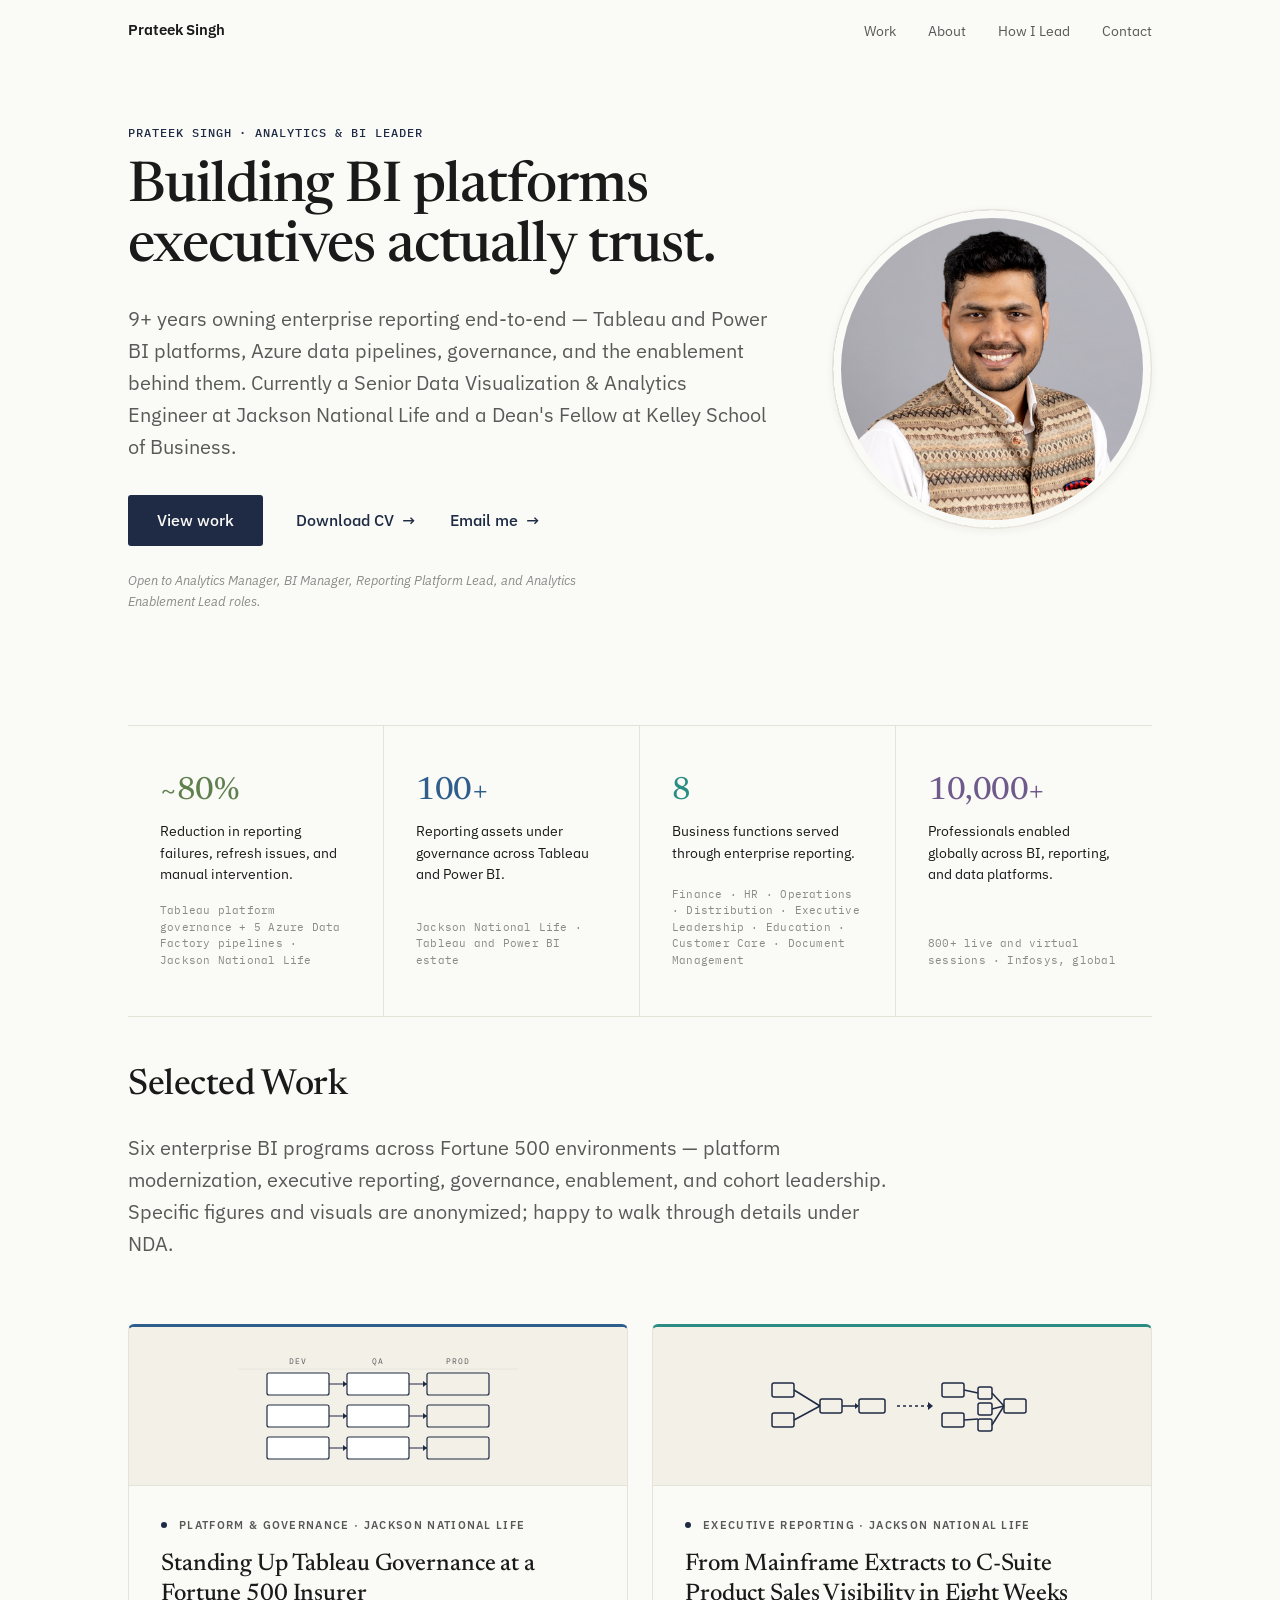
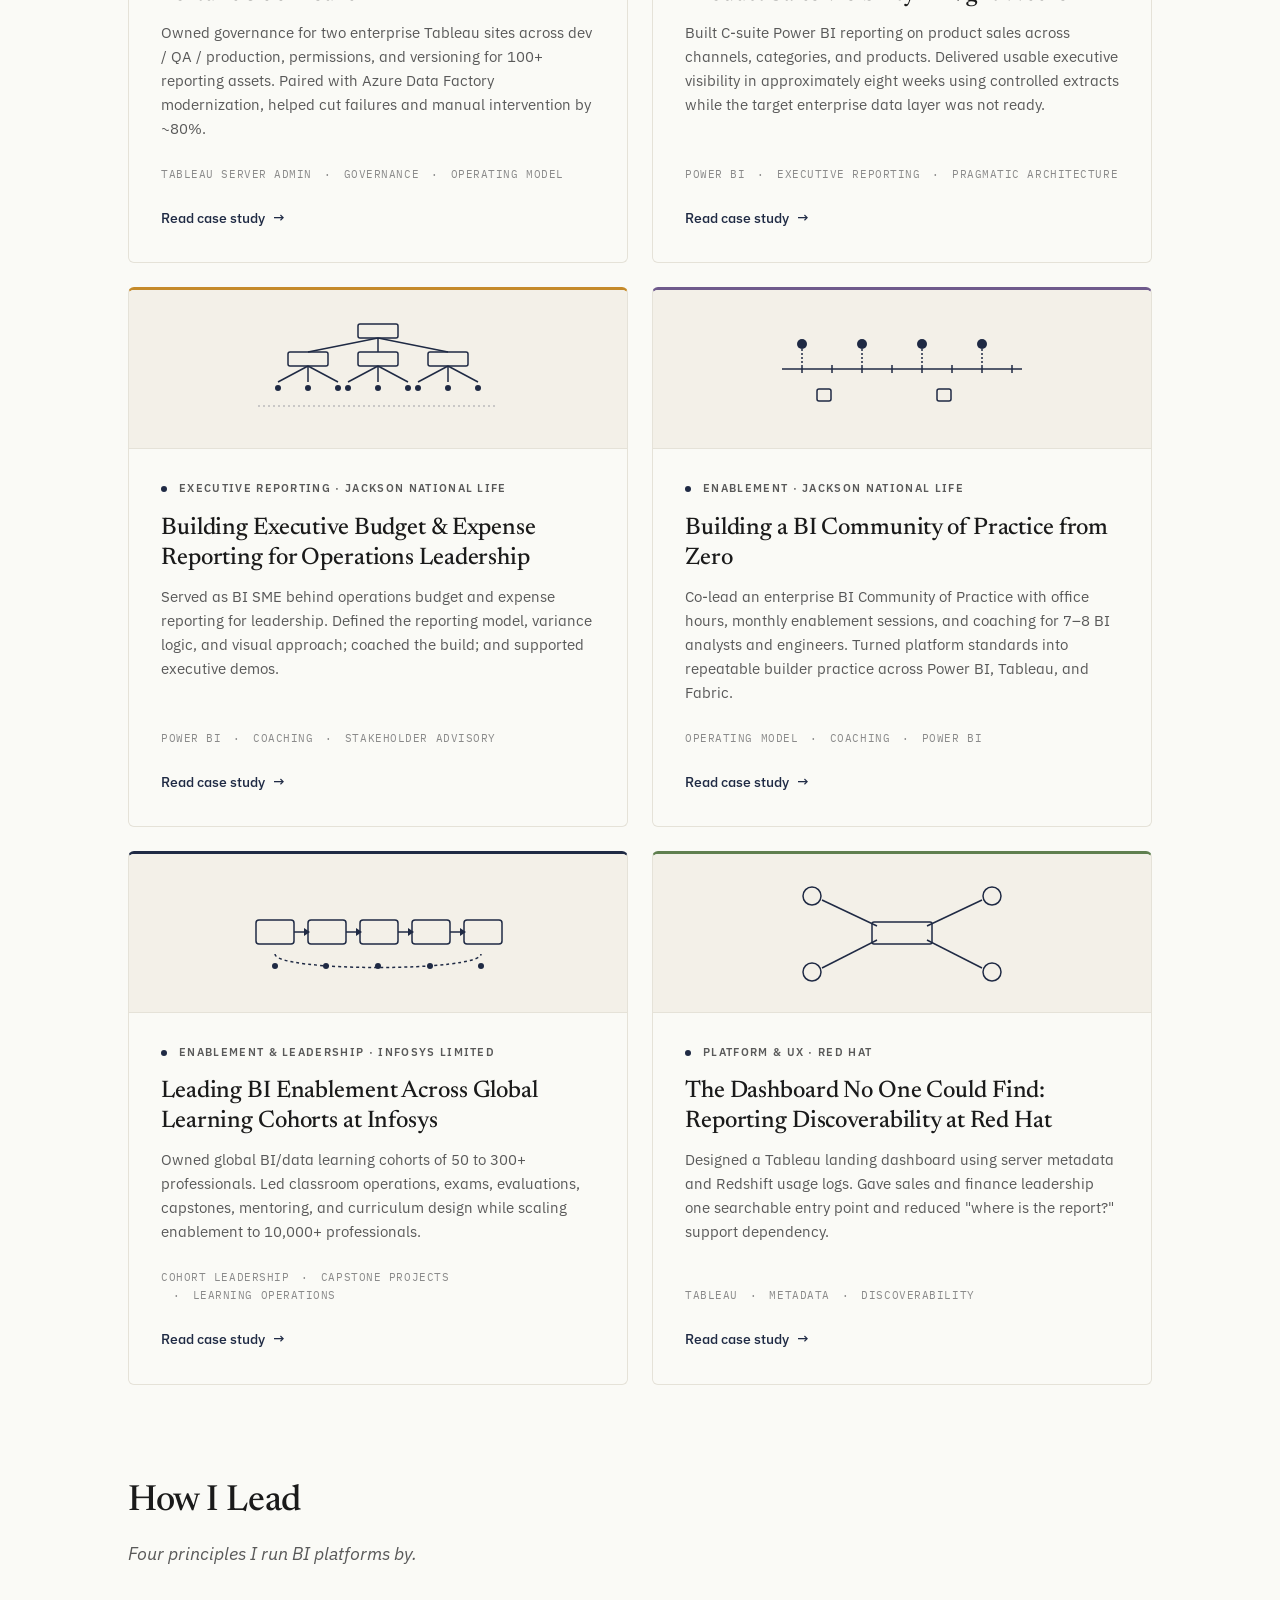
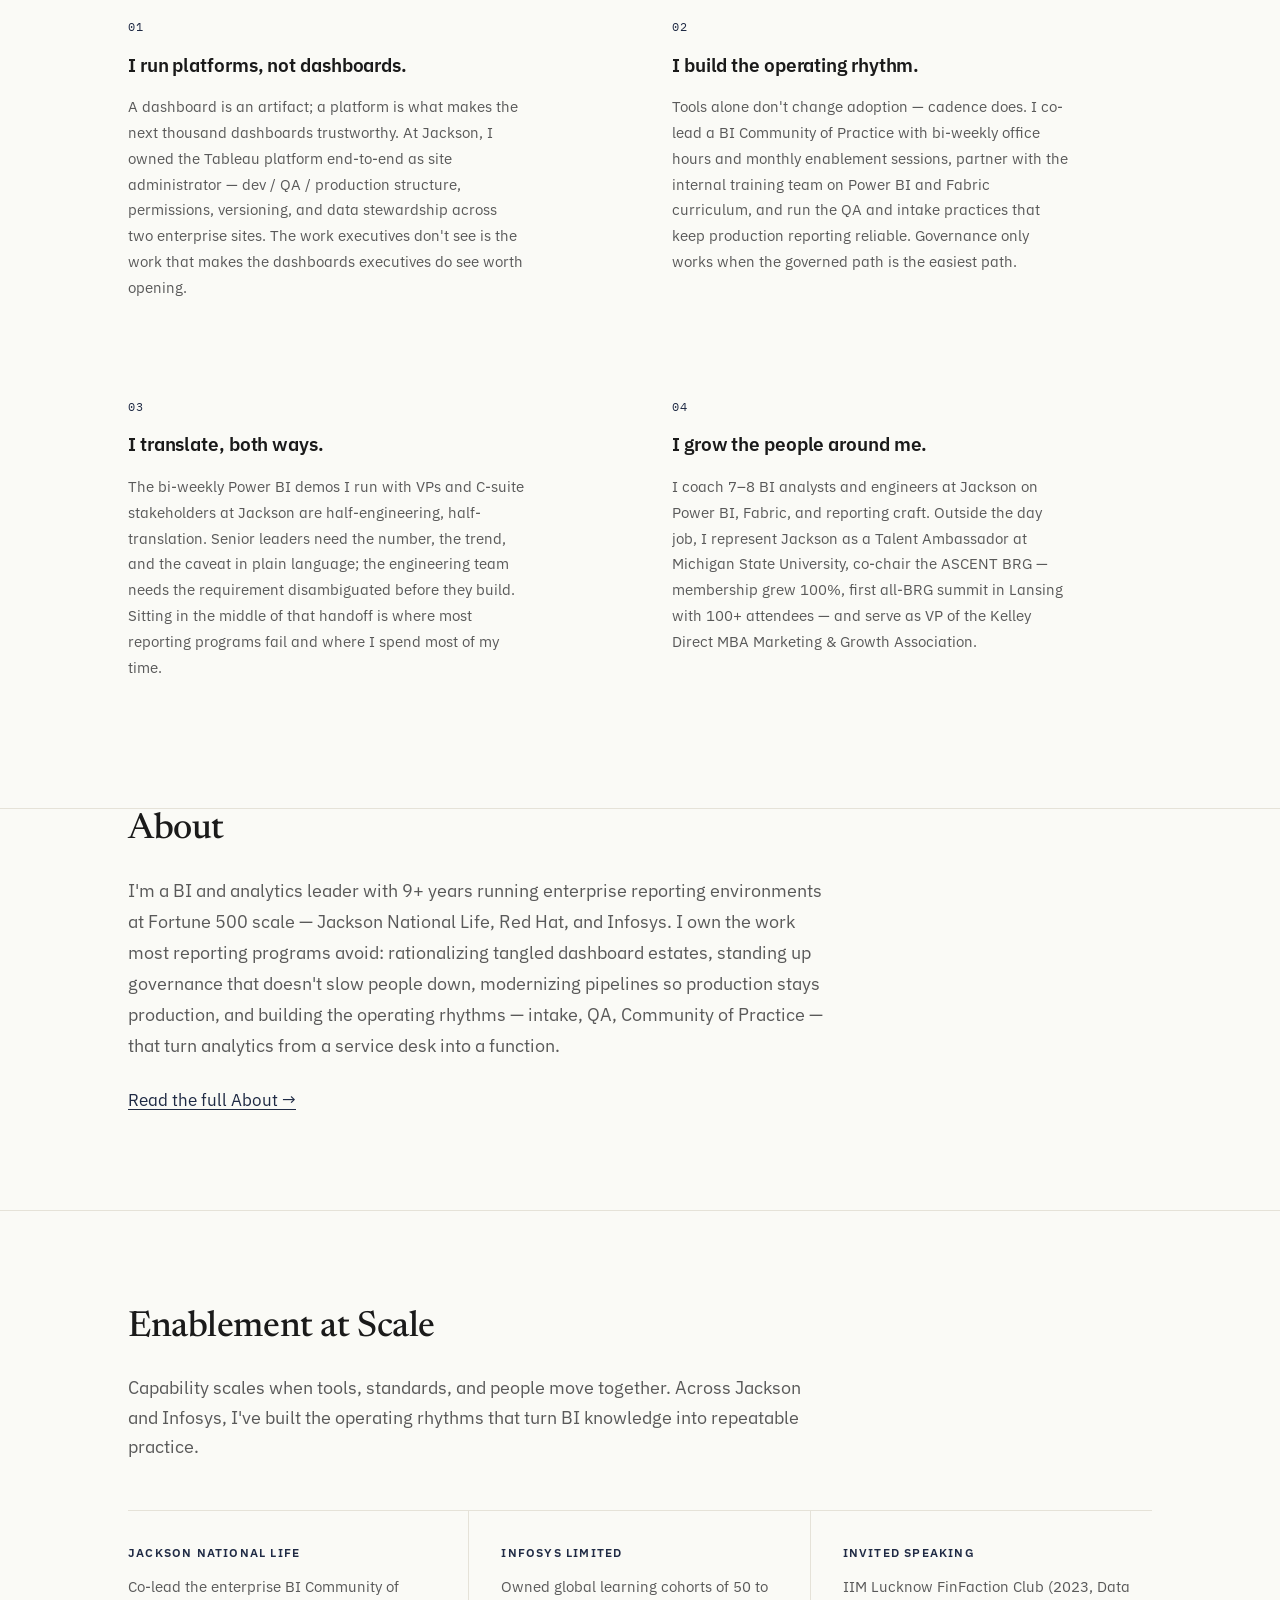
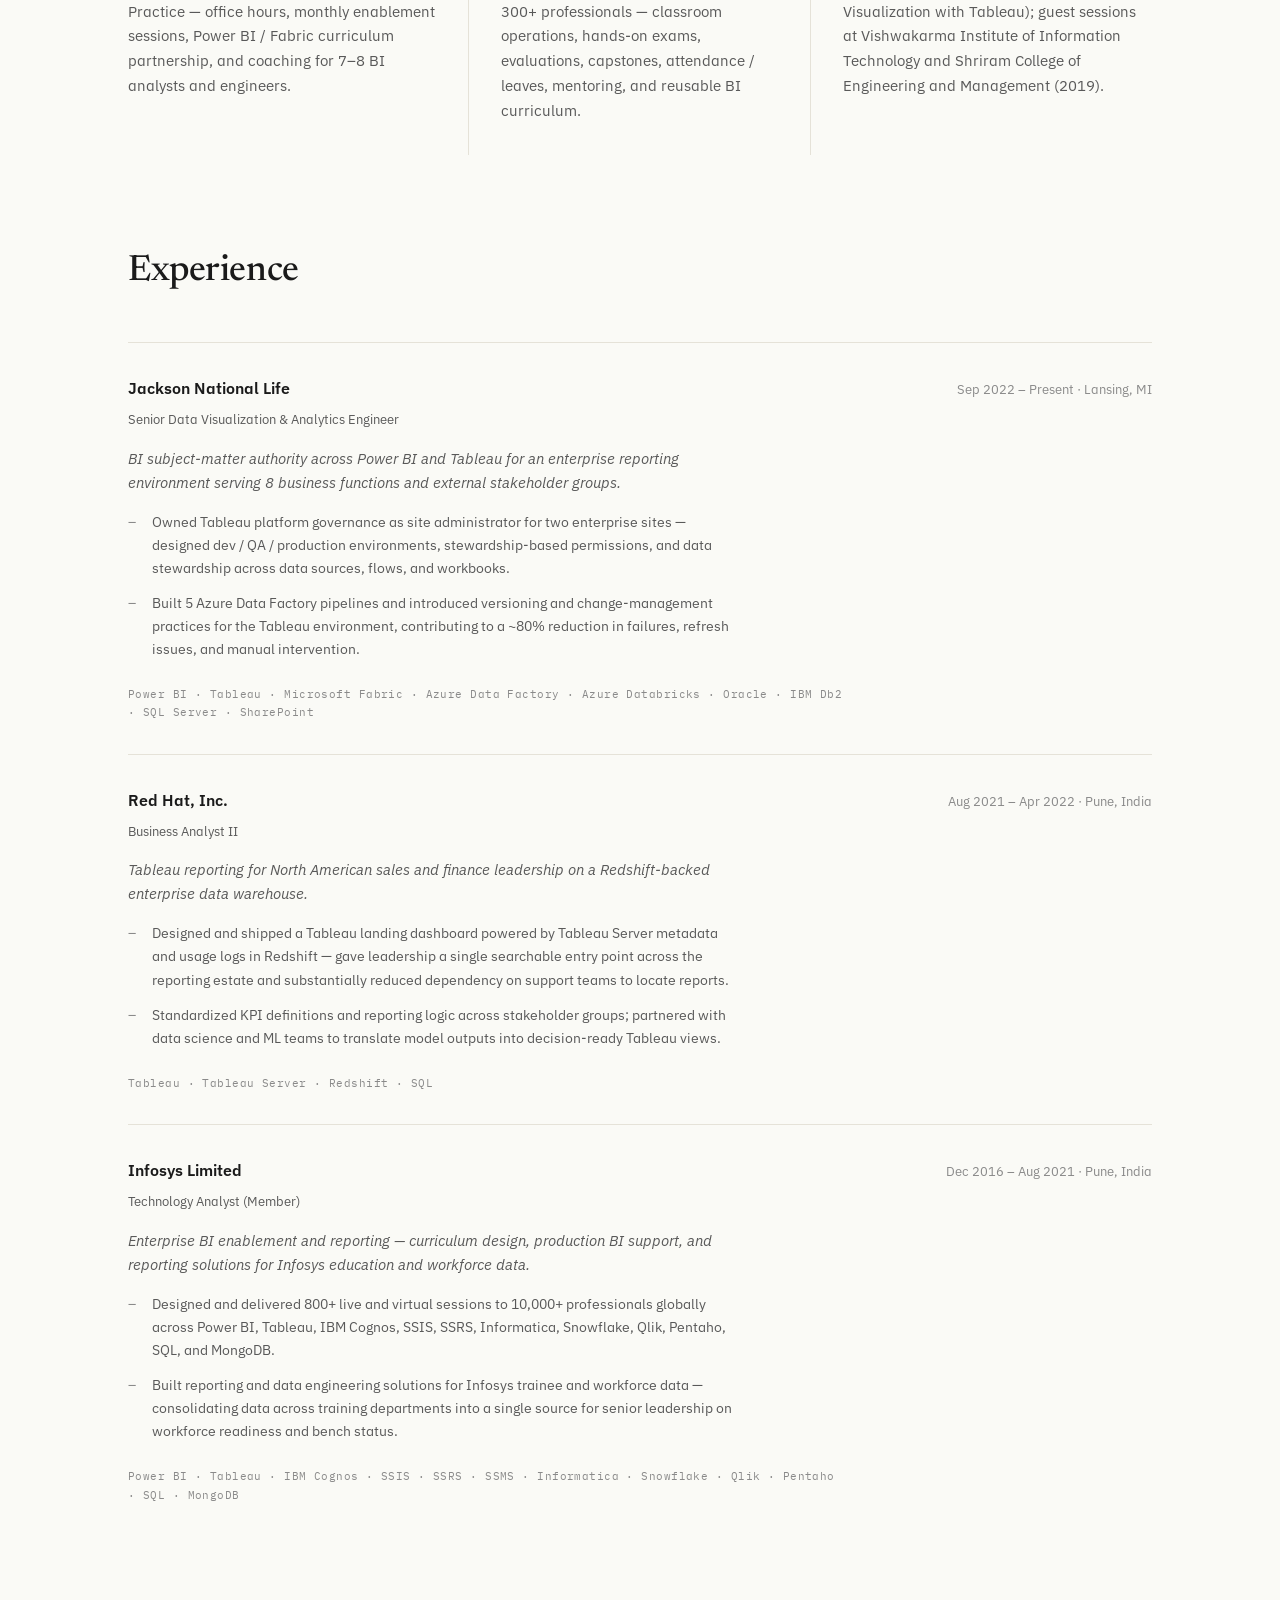
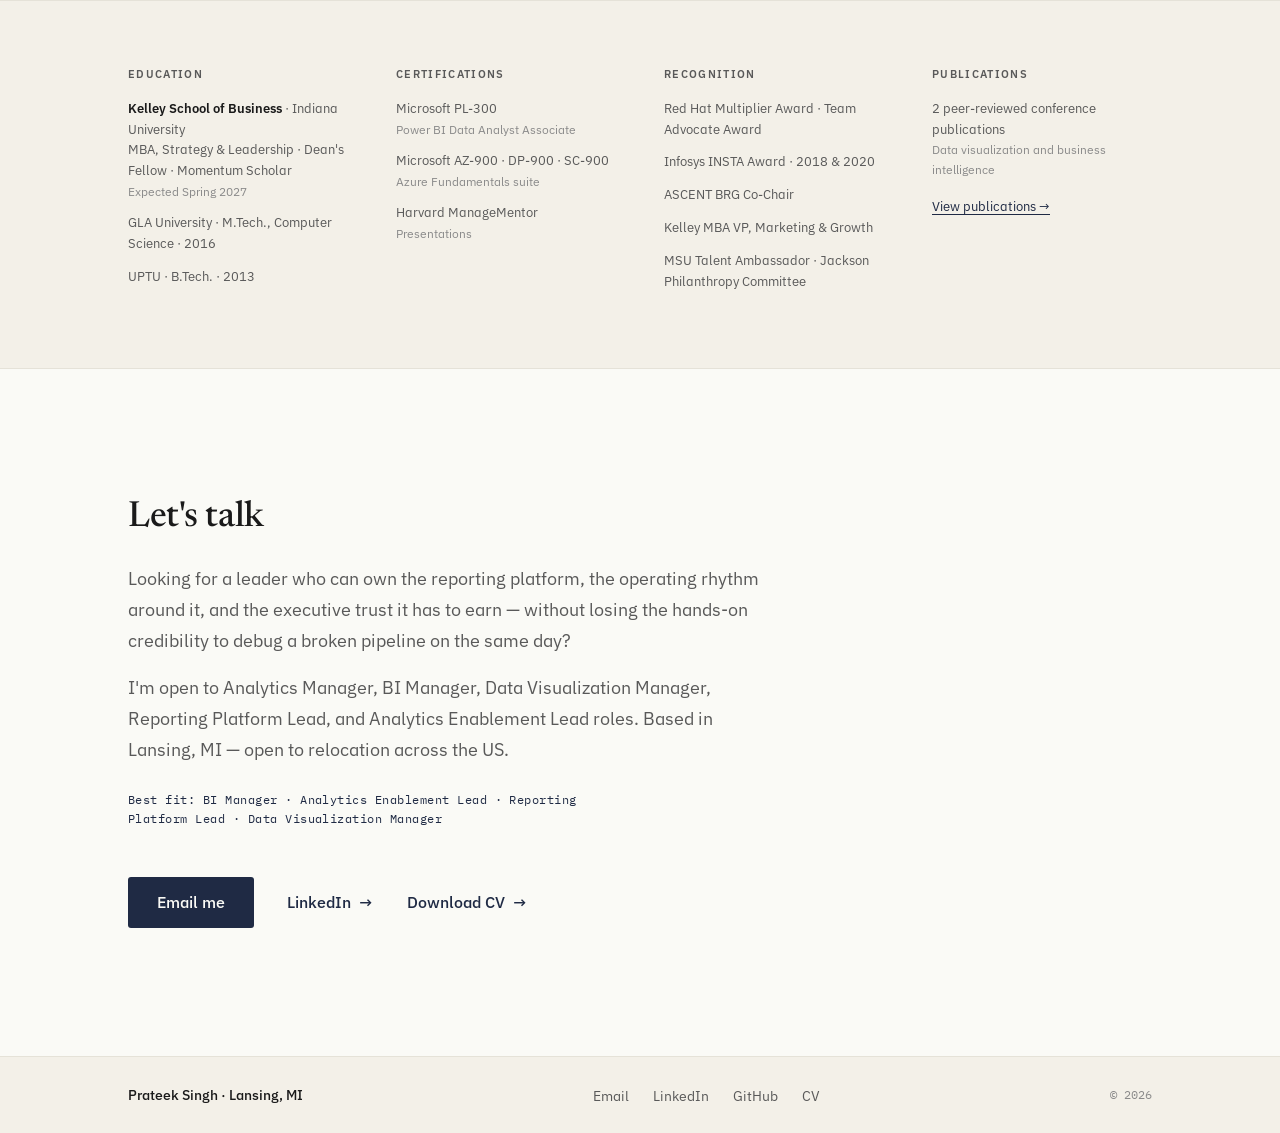
<file: index.html>
<!DOCTYPE html>
<html lang="en">
<head>
  <meta charset="UTF-8">
  <meta name="viewport" content="width=device-width, initial-scale=1.0">
  <title>Prateek Singh — Analytics &amp; BI Leader</title>
  <meta name="description" content="Building BI platforms executives actually trust. 9+ years owning enterprise reporting end-to-end — Tableau and Power BI platforms, Azure data pipelines, governance, and the enablement behind them.">

  <!-- Open Graph -->
  <meta property="og:title" content="Prateek Singh — Analytics &amp; BI Leader">
  <meta property="og:description" content="Building BI platforms executives actually trust. Reporting platforms, governance, executive reporting, and the teams that run them.">
  <meta property="og:type" content="website">

  <!-- Fonts -->
  <link rel="preconnect" href="https://fonts.googleapis.com">
  <link rel="preconnect" href="https://fonts.gstatic.com" crossorigin>
  <link href="https://fonts.googleapis.com/css2?family=Newsreader:ital,opsz,wght@0,6..72,400;0,6..72,500;0,6..72,600;1,6..72,400&amp;family=IBM+Plex+Sans:wght@400;500;600;700&amp;family=IBM+Plex+Mono:wght@400;500&amp;display=swap" rel="stylesheet">

  <!-- Styles -->
  <link rel="stylesheet" href="styles/tokens.css">
  <link rel="stylesheet" href="styles/base.css">
  <link rel="stylesheet" href="styles/layout.css">
  <link rel="stylesheet" href="styles/components.css">
</head>
<body>

  <a href="#main" class="skip-link">Skip to main content</a>

  <!-- ============================================================
       Site header / Navigation
       ============================================================ -->
  <header class="site-header">
    <nav class="site-nav" aria-label="Primary">
      <a href="./" class="wordmark">Prateek Singh</a>

      <ul class="nav-links">
        <li><a href="./work/">Work</a></li>
        <li><a href="./about/">About</a></li>
        <li><a href="#how-i-lead">How I Lead</a></li>
        <li><a href="#contact">Contact</a></li>
      </ul>

      <button type="button" class="nav-toggle" aria-label="Open navigation menu">Menu</button>
    </nav>
  </header>

  <main id="main">

    <!-- ============================================================
         Hero
         ============================================================ -->
    <section class="hero" aria-labelledby="hero-title">
      <div class="container">
        <div class="hero-grid">
          <div class="hero-copy">
            <p class="hero-kicker">Prateek Singh · Analytics &amp; BI Leader</p>
            <h1 id="hero-title" class="hero-title">Building BI platforms executives actually trust.</h1>

            <p class="hero-lead">
              9+ years owning enterprise reporting end-to-end — Tableau and Power BI platforms, Azure data pipelines, governance, and the enablement behind them. Currently a Senior Data Visualization &amp; Analytics Engineer at Jackson National Life and a Dean's Fellow at Kelley School of Business.
            </p>

            <div class="cta-group">
              <a href="#work" class="btn btn-primary btn-lg">View work</a>
              <a href="./cv/Prateek_Singh_Resume.pdf" class="btn btn-secondary btn-lg">Download CV <span class="arrow" aria-hidden="true">→</span></a>
              <a href="mailto:prateek.singh22@outlook.com" class="btn btn-secondary btn-lg">Email me <span class="arrow" aria-hidden="true">→</span></a>
            </div>

            <p class="openness">
              Open to Analytics Manager, BI Manager, Reporting Platform Lead, and Analytics Enablement Lead roles.
            </p>
          </div>

          <figure class="hero-portrait" aria-label="Portrait of Prateek Singh">
            <img
              src="assets/headshot_circle.png"
              alt="Portrait of Prateek Singh"
              width="1600"
              height="1600"
              onerror="this.parentElement.classList.add('is-missing'); this.remove();"
            >
            <span class="portrait-fallback" aria-hidden="true">PS</span>
          </figure>
        </div>
      </div>
    </section>


    <!-- ============================================================
         Four hero metrics
         ============================================================ -->
    <section class="section section--tight" aria-labelledby="metrics-heading">
      <h2 id="metrics-heading" class="sr-only">Career highlights</h2>
      <div class="container">
        <div class="metric-grid">

          <article class="metric metric--green">
            <p class="anchor">~80%</p>
            <p class="body">Reduction in reporting failures, refresh issues, and manual intervention.</p>
            <p class="source">Tableau platform governance + 5 Azure Data Factory pipelines · Jackson National Life</p>
          </article>

          <article class="metric metric--blue">
            <p class="anchor">100+</p>
            <p class="body">Reporting assets under governance across Tableau and Power BI.</p>
            <p class="source">Jackson National Life · Tableau and Power BI estate</p>
          </article>

          <article class="metric metric--teal">
            <p class="anchor">8</p>
            <p class="body">Business functions served through enterprise reporting.</p>
            <p class="source">Finance · HR · Operations · Distribution · Executive Leadership · Education · Customer Care · Document Management</p>
          </article>

          <article class="metric metric--plum">
            <p class="anchor">10,000+</p>
            <p class="body">Professionals enabled globally across BI, reporting, and data platforms.</p>
            <p class="source">800+ live and virtual sessions · Infosys, global</p>
          </article>

        </div>
      </div>
    </section>


    <!-- ============================================================
         Selected Work
         ============================================================ -->
    <section class="section" id="work" aria-labelledby="work-heading">
      <div class="container">

        <h2 id="work-heading">Selected Work</h2>

        <p class="work-intro">
          Six enterprise BI programs across Fortune 500 environments — platform modernization, executive reporting, governance, enablement, and cohort leadership. Specific figures and visuals are anonymized; happy to walk through details under NDA.
        </p>

        <div class="card-grid">

          <!-- =================================================
               Card 1 — Tableau Governance
               ================================================= -->
          <article class="case-card case-card--blue">
            <div class="card-visual" aria-hidden="true">
              <!-- Environment & Promotion Model — card preview
                   Simplified: column labels + 3×3 grid; Production column differentiated.
                   Full annotated diagram lives on the case study page. -->
              <svg viewBox="0 0 280 110" xmlns="http://www.w3.org/2000/svg">
                <style>
                  .cv-hdr  { fill: #F3F0E8; }
                  .cv-rule { stroke: #E5E2D8; stroke-width: 0.8; fill: none; }
                  .cv-box  { fill: #FFFFFF; stroke: #1F2A44; stroke-width: 1.2; }
                  .cv-prod { fill: #F3F0E8; stroke: #1F2A44; stroke-width: 1.2; }
                  .cv-arr  { stroke: #1F2A44; stroke-width: 1.2; fill: none; }
                  .cv-ahd  { fill: #1F2A44; stroke: none; }
                  .cv-col  { font-family: 'IBM Plex Mono', monospace; font-size: 8px;
                             letter-spacing: 1px; fill: #595959; text-anchor: middle; dominant-baseline: central; }
                </style>

                <!-- Header band -->
                <rect x="0" y="0" width="280" height="18" class="cv-hdr"/>
                <line x1="0" y1="18" x2="280" y2="18" class="cv-rule"/>

                <!-- Column labels -->
                <text x="60"  y="10" class="cv-col">DEV</text>
                <text x="140" y="10" class="cv-col">QA</text>
                <text x="220" y="10" class="cv-col">PROD</text>

                <!-- Row 1: Data Sources -->
                <rect x="29"  y="22" width="62" height="22" rx="2" class="cv-box"/>
                <rect x="109" y="22" width="62" height="22" rx="2" class="cv-box"/>
                <rect x="189" y="22" width="62" height="22" rx="2" class="cv-prod"/>
                <line x1="91" y1="33" x2="109" y2="33" class="cv-arr"/>
                <polygon points="105,30 109,33 105,36" class="cv-ahd"/>
                <line x1="171" y1="33" x2="189" y2="33" class="cv-arr"/>
                <polygon points="185,30 189,33 185,36" class="cv-ahd"/>

                <!-- Row 2: Flows -->
                <rect x="29"  y="54" width="62" height="22" rx="2" class="cv-box"/>
                <rect x="109" y="54" width="62" height="22" rx="2" class="cv-box"/>
                <rect x="189" y="54" width="62" height="22" rx="2" class="cv-prod"/>
                <line x1="91" y1="65" x2="109" y2="65" class="cv-arr"/>
                <polygon points="105,62 109,65 105,68" class="cv-ahd"/>
                <line x1="171" y1="65" x2="189" y2="65" class="cv-arr"/>
                <polygon points="185,62 189,65 185,68" class="cv-ahd"/>

                <!-- Row 3: Workbooks -->
                <rect x="29"  y="86" width="62" height="22" rx="2" class="cv-box"/>
                <rect x="109" y="86" width="62" height="22" rx="2" class="cv-box"/>
                <rect x="189" y="86" width="62" height="22" rx="2" class="cv-prod"/>
                <line x1="91" y1="97" x2="109" y2="97" class="cv-arr"/>
                <polygon points="105,94 109,97 105,100" class="cv-ahd"/>
                <line x1="171" y1="97" x2="189" y2="97" class="cv-arr"/>
                <polygon points="185,94 189,97 185,100" class="cv-ahd"/>
              </svg>
            </div>
            <div class="card-body">
              <div class="category-badge"><span class="dot dot--blue"></span>Platform &amp; Governance · Jackson National Life</div>
              <h3 class="case-title">Standing Up Tableau Governance at a Fortune 500 Insurer</h3>
              <p class="summary">
                Owned governance for two enterprise Tableau sites across dev / QA / production, permissions, and versioning for 100+ reporting assets. Paired with Azure Data Factory modernization, helped cut failures and manual intervention by ~80%.
              </p>
              <ul class="tags">
                <li class="tag">Tableau Server Admin</li>
                <li class="tag">Governance</li>
                <li class="tag">Operating Model</li>
              </ul>
              <a href="./work/tableau-governance/" class="case-cta">Read case study <span class="arrow" aria-hidden="true">→</span></a>
            </div>
          </article>


          <!-- =================================================
               Card 2 — Eight-Week C-Suite Product Sales
               ================================================= -->
          <article class="case-card case-card--teal">
            <div class="card-visual" aria-hidden="true">
              <!-- Interim → target architecture, two-state -->
              <svg viewBox="0 0 280 110" xmlns="http://www.w3.org/2000/svg">
                <g stroke="#1F2A44" stroke-width="1.5" fill="none">
                  <!-- Left cluster: interim -->
                  <rect x="10" y="32" width="22" height="14" rx="2"/>
                  <rect x="10" y="62" width="22" height="14" rx="2"/>
                  <line x1="32" y1="39" x2="58" y2="55"/>
                  <line x1="32" y1="69" x2="58" y2="55"/>
                  <rect x="58" y="48" width="22" height="14" rx="2"/>
                  <line x1="80" y1="55" x2="96" y2="55"/>
                  <polygon points="93,52 97,55 93,58" fill="#1F2A44" stroke="none"/>
                  <rect x="97" y="48" width="26" height="14" rx="2"/>

                  <!-- Migration arrow -->
                  <line x1="135" y1="55" x2="170" y2="55" stroke-dasharray="3 3"/>
                  <polygon points="166,51 171,55 166,59" fill="#1F2A44" stroke="none"/>

                  <!-- Right cluster: target with staged layers -->
                  <rect x="180" y="32" width="22" height="14" rx="2"/>
                  <rect x="180" y="62" width="22" height="14" rx="2"/>
                  <line x1="202" y1="39" x2="216" y2="42"/>
                  <line x1="202" y1="69" x2="216" y2="68"/>
                  <rect x="216" y="36" width="14" height="12" rx="2"/>
                  <rect x="216" y="52" width="14" height="12" rx="2"/>
                  <rect x="216" y="68" width="14" height="12" rx="2"/>
                  <line x1="230" y1="42" x2="242" y2="55"/>
                  <line x1="230" y1="58" x2="242" y2="55"/>
                  <line x1="230" y1="74" x2="242" y2="55"/>
                  <rect x="242" y="48" width="22" height="14" rx="2"/>
                </g>
              </svg>
            </div>
            <div class="card-body">
              <div class="category-badge"><span class="dot dot--teal"></span>Executive Reporting · Jackson National Life</div>
              <h3 class="case-title">From Mainframe Extracts to C-Suite Product Sales Visibility in Eight Weeks</h3>
              <p class="summary">
                Built C-suite Power BI reporting on product sales across channels, categories, and products. Delivered usable executive visibility in approximately eight weeks using controlled extracts while the target enterprise data layer was not ready.
              </p>
              <ul class="tags">
                <li class="tag">Power BI</li>
                <li class="tag">Executive Reporting</li>
                <li class="tag">Pragmatic Architecture</li>
              </ul>
              <a href="./work/c-suite-product-sales/" class="case-cta">Read case study <span class="arrow" aria-hidden="true">→</span></a>
            </div>
          </article>


          <!-- =================================================
               Card 3 — Executive Budget & Expense Reporting
               ================================================= -->
          <article class="case-card case-card--amber">
            <div class="card-visual" aria-hidden="true">
              <!-- Spend rollup hierarchy: 3-level org tree -->
              <svg viewBox="0 0 280 110" xmlns="http://www.w3.org/2000/svg">
                <g stroke="#1F2A44" stroke-width="1.5" fill="none">
                  <!-- Top node -->
                  <rect x="120" y="10" width="40" height="14" rx="2"/>
                  <!-- Connectors to level 2 -->
                  <line x1="140" y1="24" x2="70"  y2="38"/>
                  <line x1="140" y1="24" x2="140" y2="38"/>
                  <line x1="140" y1="24" x2="210" y2="38"/>
                  <!-- Level 2 nodes -->
                  <rect x="50"  y="38" width="40" height="14" rx="2"/>
                  <rect x="120" y="38" width="40" height="14" rx="2"/>
                  <rect x="190" y="38" width="40" height="14" rx="2"/>
                  <!-- Connectors to level 3 -->
                  <line x1="70"  y1="52" x2="40"  y2="68"/>
                  <line x1="70"  y1="52" x2="70"  y2="68"/>
                  <line x1="70"  y1="52" x2="100" y2="68"/>
                  <line x1="140" y1="52" x2="110" y2="68"/>
                  <line x1="140" y1="52" x2="140" y2="68"/>
                  <line x1="140" y1="52" x2="170" y2="68"/>
                  <line x1="210" y1="52" x2="180" y2="68"/>
                  <line x1="210" y1="52" x2="210" y2="68"/>
                  <line x1="210" y1="52" x2="240" y2="68"/>
                </g>
                <g fill="#1F2A44">
                  <circle cx="40"  cy="74" r="3"/>
                  <circle cx="70"  cy="74" r="3"/>
                  <circle cx="100" cy="74" r="3"/>
                  <circle cx="110" cy="74" r="3"/>
                  <circle cx="140" cy="74" r="3"/>
                  <circle cx="170" cy="74" r="3"/>
                  <circle cx="180" cy="74" r="3"/>
                  <circle cx="210" cy="74" r="3"/>
                  <circle cx="240" cy="74" r="3"/>
                </g>
                <!-- Variance band hint -->
                <g stroke="#1F2A44" stroke-width="1" fill="none" opacity="0.4">
                  <line x1="20" y1="92" x2="260" y2="92" stroke-dasharray="2 3"/>
                </g>
              </svg>
            </div>
            <div class="card-body">
              <div class="category-badge"><span class="dot dot--amber"></span>Executive Reporting · Jackson National Life</div>
              <h3 class="case-title">Building Executive Budget &amp; Expense Reporting for Operations Leadership</h3>
              <p class="summary">
                Served as BI SME behind operations budget and expense reporting for leadership. Defined the reporting model, variance logic, and visual approach; coached the build; and supported executive demos.
              </p>
              <ul class="tags">
                <li class="tag">Power BI</li>
                <li class="tag">Coaching</li>
                <li class="tag">Stakeholder Advisory</li>
              </ul>
              <a href="./work/executive-budget/" class="case-cta">Read case study <span class="arrow" aria-hidden="true">→</span></a>
            </div>
          </article>


          <!-- =================================================
               Card 4 — BI Community of Practice
               ================================================= -->
          <article class="case-card case-card--plum">
            <div class="card-visual" aria-hidden="true">
              <!-- Operating rhythm: cadence timeline with bi-weekly OH + monthly enablement -->
              <svg viewBox="0 0 280 110" xmlns="http://www.w3.org/2000/svg">
                <g stroke="#1F2A44" stroke-width="1.5" fill="none">
                  <!-- Timeline baseline -->
                  <line x1="20" y1="55" x2="260" y2="55"/>
                  <!-- Week ticks -->
                  <line x1="40"  y1="51" x2="40"  y2="59"/>
                  <line x1="70"  y1="51" x2="70"  y2="59"/>
                  <line x1="100" y1="51" x2="100" y2="59"/>
                  <line x1="130" y1="51" x2="130" y2="59"/>
                  <line x1="160" y1="51" x2="160" y2="59"/>
                  <line x1="190" y1="51" x2="190" y2="59"/>
                  <line x1="220" y1="51" x2="220" y2="59"/>
                  <line x1="250" y1="51" x2="250" y2="59"/>
                  <!-- Bi-weekly office hours: dots above + connecting dashed -->
                  <line x1="40"  y1="35" x2="40"  y2="51" stroke-dasharray="2 2"/>
                  <line x1="100" y1="35" x2="100" y2="51" stroke-dasharray="2 2"/>
                  <line x1="160" y1="35" x2="160" y2="51" stroke-dasharray="2 2"/>
                  <line x1="220" y1="35" x2="220" y2="51" stroke-dasharray="2 2"/>
                </g>
                <g fill="#1F2A44">
                  <circle cx="40"  cy="30" r="5"/>
                  <circle cx="100" cy="30" r="5"/>
                  <circle cx="160" cy="30" r="5"/>
                  <circle cx="220" cy="30" r="5"/>
                </g>
                <!-- Monthly enablement: larger blocks below baseline -->
                <g stroke="#1F2A44" stroke-width="1.5" fill="none">
                  <rect x="55"  y="75" width="14" height="12" rx="2"/>
                  <rect x="175" y="75" width="14" height="12" rx="2"/>
                </g>
              </svg>
            </div>
            <div class="card-body">
              <div class="category-badge"><span class="dot dot--plum"></span>Enablement · Jackson National Life</div>
              <h3 class="case-title">Building a BI Community of Practice from Zero</h3>
              <p class="summary">
                Co-lead an enterprise BI Community of Practice with office hours, monthly enablement sessions, and coaching for 7–8 BI analysts and engineers. Turned platform standards into repeatable builder practice across Power BI, Tableau, and Fabric.
              </p>
              <ul class="tags">
                <li class="tag">Operating Model</li>
                <li class="tag">Coaching</li>
                <li class="tag">Power BI</li>
              </ul>
              <a href="./work/bi-cop/" class="case-cta">Read case study <span class="arrow" aria-hidden="true">→</span></a>
            </div>
          </article>

          <!-- =================================================
               Card 5 — Infosys Cohort Leadership
               ================================================= -->
          <article class="case-card case-card--accent">
            <div class="card-visual" aria-hidden="true">
              <!-- Cohort enablement operating rhythm -->
              <svg viewBox="0 0 280 110" xmlns="http://www.w3.org/2000/svg">
                <g stroke="#1F2A44" stroke-width="1.5" fill="none">
                  <rect x="18" y="42" width="38" height="24" rx="3"/>
                  <rect x="70" y="42" width="38" height="24" rx="3"/>
                  <rect x="122" y="42" width="38" height="24" rx="3"/>
                  <rect x="174" y="42" width="38" height="24" rx="3"/>
                  <rect x="226" y="42" width="38" height="24" rx="3"/>
                  <line x1="56" y1="54" x2="70" y2="54"/>
                  <line x1="108" y1="54" x2="122" y2="54"/>
                  <line x1="160" y1="54" x2="174" y2="54"/>
                  <line x1="212" y1="54" x2="226" y2="54"/>
                  <path d="M37 76 C37 94, 243 94, 243 76" stroke-dasharray="3 3"/>
                </g>
                <g fill="#1F2A44">
                  <polygon points="66,50 72,54 66,58"/>
                  <polygon points="118,50 124,54 118,58"/>
                  <polygon points="170,50 176,54 170,58"/>
                  <polygon points="222,50 228,54 222,58"/>
                  <circle cx="37" cy="88" r="3"/>
                  <circle cx="88" cy="88" r="3"/>
                  <circle cx="140" cy="88" r="3"/>
                  <circle cx="192" cy="88" r="3"/>
                  <circle cx="243" cy="88" r="3"/>
                </g>
              </svg>
            </div>
            <div class="card-body">
              <div class="category-badge"><span class="dot dot--accent"></span>Enablement &amp; Leadership · Infosys Limited</div>
              <h3 class="case-title">Leading BI Enablement Across Global Learning Cohorts at Infosys</h3>
              <p class="summary">
                Owned global BI/data learning cohorts of 50 to 300+ professionals. Led classroom operations, exams, evaluations, capstones, mentoring, and curriculum design while scaling enablement to 10,000+ professionals.
              </p>
              <ul class="tags">
                <li class="tag">Cohort Leadership</li>
                <li class="tag">Capstone Projects</li>
                <li class="tag">Learning Operations</li>
              </ul>
              <a href="./work/infosys-training-leadership/" class="case-cta">Read case study <span class="arrow" aria-hidden="true">→</span></a>
            </div>
          </article>

          <!-- =================================================
               Card 6 — Discoverability at Red Hat
               ================================================= -->
          <article class="case-card case-card--green">
            <div class="card-visual" aria-hidden="true">
              <!-- Hub-and-spoke: landing dashboard with 4 discovery patterns -->
              <svg viewBox="0 0 280 110" xmlns="http://www.w3.org/2000/svg">
                <g stroke="#1F2A44" stroke-width="1.5" fill="none">
                  <!-- Central hub -->
                  <rect x="110" y="44" width="60" height="22" rx="2"/>
                  <!-- Upper-left spoke -->
                  <line x1="115" y1="48" x2="60"  y2="22"/>
                  <circle cx="50" cy="18" r="9"/>
                  <!-- Upper-right spoke -->
                  <line x1="165" y1="48" x2="220" y2="22"/>
                  <circle cx="230" cy="18" r="9"/>
                  <!-- Lower-left spoke -->
                  <line x1="115" y1="62" x2="60"  y2="90"/>
                  <circle cx="50" cy="94" r="9"/>
                  <!-- Lower-right spoke -->
                  <line x1="165" y1="62" x2="220" y2="90"/>
                  <circle cx="230" cy="94" r="9"/>
                </g>
              </svg>
            </div>
            <div class="card-body">
              <div class="category-badge"><span class="dot dot--green"></span>Platform &amp; UX · Red Hat</div>
              <h3 class="case-title">The Dashboard No One Could Find: Reporting Discoverability at Red Hat</h3>
              <p class="summary">
                Designed a Tableau landing dashboard using server metadata and Redshift usage logs. Gave sales and finance leadership one searchable entry point and reduced "where is the report?" support dependency.
              </p>
              <ul class="tags">
                <li class="tag">Tableau</li>
                <li class="tag">Metadata</li>
                <li class="tag">Discoverability</li>
              </ul>
              <a href="./work/dashboard-discovery/" class="case-cta">Read case study <span class="arrow" aria-hidden="true">→</span></a>
            </div>
          </article>

        </div>
      </div>
    </section>



    <!-- ============================================================
         How I Lead
         ============================================================ -->
    <section class="section section--large" id="how-i-lead" aria-labelledby="hil-heading">
      <div class="container">

        <h2 id="hil-heading">How I Lead</h2>
        <p class="section-intro">Four principles I run BI platforms by.</p>

        <div class="principle-grid">

          <article class="principle">
            <span class="principle-num" aria-hidden="true">01</span>
            <h3 class="principle-title">I run platforms, not dashboards.</h3>
            <p class="principle-body">A dashboard is an artifact; a platform is what makes the next thousand dashboards trustworthy. At Jackson, I owned the Tableau platform end-to-end as site administrator — dev / QA / production structure, permissions, versioning, and data stewardship across two enterprise sites. The work executives don't see is the work that makes the dashboards executives do see worth opening.</p>
          </article>

          <article class="principle">
            <span class="principle-num" aria-hidden="true">02</span>
            <h3 class="principle-title">I build the operating rhythm.</h3>
            <p class="principle-body">Tools alone don't change adoption — cadence does. I co-lead a BI Community of Practice with bi-weekly office hours and monthly enablement sessions, partner with the internal training team on Power BI and Fabric curriculum, and run the QA and intake practices that keep production reporting reliable. Governance only works when the governed path is the easiest path.</p>
          </article>

          <article class="principle">
            <span class="principle-num" aria-hidden="true">03</span>
            <h3 class="principle-title">I translate, both ways.</h3>
            <p class="principle-body">The bi-weekly Power BI demos I run with VPs and C-suite stakeholders at Jackson are half-engineering, half-translation. Senior leaders need the number, the trend, and the caveat in plain language; the engineering team needs the requirement disambiguated before they build. Sitting in the middle of that handoff is where most reporting programs fail and where I spend most of my time.</p>
          </article>

          <article class="principle">
            <span class="principle-num" aria-hidden="true">04</span>
            <h3 class="principle-title">I grow the people around me.</h3>
            <p class="principle-body">I coach 7–8 BI analysts and engineers at Jackson on Power BI, Fabric, and reporting craft. Outside the day job, I represent Jackson as a Talent Ambassador at Michigan State University, co-chair the ASCENT BRG — membership grew 100%, first all-BRG summit in Lansing with 100+ attendees — and serve as VP of the Kelley Direct MBA Marketing &amp; Growth Association.</p>
          </article>

        </div>
      </div>
    </section>


    <!-- ============================================================
         About preview
         ============================================================ -->
    <section class="section about-preview" aria-labelledby="about-heading">
      <div class="container">

        <h2 id="about-heading">About</h2>
        <p class="about-body" id="about-intro">I'm a BI and analytics leader with 9+ years running enterprise reporting environments at Fortune 500 scale — Jackson National Life, Red Hat, and Infosys. I own the work most reporting programs avoid: rationalizing tangled dashboard estates, standing up governance that doesn't slow people down, modernizing pipelines so production stays production, and building the operating rhythms — intake, QA, Community of Practice — that turn analytics from a service desk into a function.</p>

        <a href="./about/" class="case-cta" style="margin-top:var(--s-5);display:inline-block;">Read the full About <span class="arrow" aria-hidden="true">→</span></a>

      </div>
    </section>


    <!-- ============================================================
         Enablement at Scale
         ============================================================ -->
    <section class="section" aria-labelledby="enablement-heading">
      <div class="container">

        <h2 id="enablement-heading">Enablement at Scale</h2>
        <p class="enablement-intro">Capability scales when tools, standards, and people move together. Across Jackson and Infosys, I've built the operating rhythms that turn BI knowledge into repeatable practice.</p>

        <div class="enablement-grid">

          <div class="enablement-item">
            <p class="enablement-company">Jackson National Life</p>
            <p class="enablement-desc">Co-lead the enterprise BI Community of Practice — office hours, monthly enablement sessions, Power BI / Fabric curriculum partnership, and coaching for 7–8 BI analysts and engineers.</p>
          </div>

          <div class="enablement-item">
            <p class="enablement-company">Infosys Limited</p>
            <p class="enablement-desc">Owned global learning cohorts of 50 to 300+ professionals — classroom operations, hands-on exams, evaluations, capstones, attendance / leaves, mentoring, and reusable BI curriculum.</p>
          </div>

          <div class="enablement-item">
            <p class="enablement-company">Invited Speaking</p>
            <p class="enablement-desc">IIM Lucknow FinFaction Club (2023, Data Visualization with Tableau); guest sessions at Vishwakarma Institute of Information Technology and Shriram College of Engineering and Management (2019).</p>
          </div>

        </div>
      </div>
    </section>


    <!-- ============================================================
         Experience (compressed — 2 bullets per role)
         ============================================================ -->
    <section class="section" aria-labelledby="exp-heading">
      <div class="container">

        <h2 id="exp-heading">Experience</h2>

        <div class="role-list">

          <!-- Jackson National Life -->
          <article class="role-block">
            <header class="role-header">
              <span class="role-company">Jackson National Life</span>
              <span class="role-meta">Sep 2022 – Present · Lansing, MI</span>
            </header>
            <p class="role-title">Senior Data Visualization &amp; Analytics Engineer</p>
            <p class="role-scope">BI subject-matter authority across Power BI and Tableau for an enterprise reporting environment serving 8 business functions and external stakeholder groups.</p>
            <ul class="role-bullets">
              <li>Owned Tableau platform governance as site administrator for two enterprise sites — designed dev / QA / production environments, stewardship-based permissions, and data stewardship across data sources, flows, and workbooks.</li>
              <li>Built 5 Azure Data Factory pipelines and introduced versioning and change-management practices for the Tableau environment, contributing to a ~80% reduction in failures, refresh issues, and manual intervention.</li>
            </ul>
            <p class="role-tech">Power BI · Tableau · Microsoft Fabric · Azure Data Factory · Azure Databricks · Oracle · IBM Db2 · SQL Server · SharePoint</p>
          </article>

          <!-- Red Hat, Inc. -->
          <article class="role-block">
            <header class="role-header">
              <span class="role-company">Red Hat, Inc.</span>
              <span class="role-meta">Aug 2021 – Apr 2022 · Pune, India</span>
            </header>
            <p class="role-title">Business Analyst II</p>
            <p class="role-scope">Tableau reporting for North American sales and finance leadership on a Redshift-backed enterprise data warehouse.</p>
            <ul class="role-bullets">
              <li>Designed and shipped a Tableau landing dashboard powered by Tableau Server metadata and usage logs in Redshift — gave leadership a single searchable entry point across the reporting estate and substantially reduced dependency on support teams to locate reports.</li>
              <li>Standardized KPI definitions and reporting logic across stakeholder groups; partnered with data science and ML teams to translate model outputs into decision-ready Tableau views.</li>
            </ul>
            <p class="role-tech">Tableau · Tableau Server · Redshift · SQL</p>
          </article>

          <!-- Infosys Limited -->
          <article class="role-block">
            <header class="role-header">
              <span class="role-company">Infosys Limited</span>
              <span class="role-meta">Dec 2016 – Aug 2021 · Pune, India</span>
            </header>
            <p class="role-title">Technology Analyst (Member)</p>
            <p class="role-scope">Enterprise BI enablement and reporting — curriculum design, production BI support, and reporting solutions for Infosys education and workforce data.</p>
            <ul class="role-bullets">
              <li>Designed and delivered 800+ live and virtual sessions to 10,000+ professionals globally across Power BI, Tableau, IBM Cognos, SSIS, SSRS, Informatica, Snowflake, Qlik, Pentaho, SQL, and MongoDB.</li>
              <li>Built reporting and data engineering solutions for Infosys trainee and workforce data — consolidating data across training departments into a single source for senior leadership on workforce readiness and bench status.</li>
            </ul>
            <p class="role-tech">Power BI · Tableau · IBM Cognos · SSIS · SSRS · SSMS · Informatica · Snowflake · Qlik · Pentaho · SQL · MongoDB</p>
          </article>

        </div>
      </div>
    </section>


    <!-- ============================================================
         Credentials band
         ============================================================ -->
    <section class="credentials-band" aria-label="Education, certifications, recognition, and publications">
      <div class="container">
        <div class="credentials-grid">

          <div class="credentials-group">
            <p class="cred-heading">Education</p>
            <p class="cred-item"><strong>Kelley School of Business</strong> · Indiana University<br>MBA, Strategy &amp; Leadership · Dean's Fellow · Momentum Scholar<br><span class="cred-detail">Expected Spring 2027</span></p>
            <p class="cred-item">GLA University · M.Tech., Computer Science · 2016</p>
            <p class="cred-item">UPTU · B.Tech. · 2013</p>
          </div>

          <div class="credentials-group">
            <p class="cred-heading">Certifications</p>
            <p class="cred-item">Microsoft PL-300<br><span class="cred-detail">Power BI Data Analyst Associate</span></p>
            <p class="cred-item">Microsoft AZ-900 · DP-900 · SC-900<br><span class="cred-detail">Azure Fundamentals suite</span></p>
            <p class="cred-item">Harvard ManageMentor<br><span class="cred-detail">Presentations</span></p>
          </div>

          <div class="credentials-group">
            <p class="cred-heading">Recognition</p>
            <p class="cred-item">Red Hat Multiplier Award · Team Advocate Award</p>
            <p class="cred-item">Infosys INSTA Award · 2018 &amp; 2020</p>
            <p class="cred-item">ASCENT BRG Co-Chair</p>
            <p class="cred-item">Kelley MBA VP, Marketing &amp; Growth</p>
            <p class="cred-item">MSU Talent Ambassador · Jackson Philanthropy Committee</p>
          </div>

          <div class="credentials-group">
            <p class="cred-heading">Publications</p>
            <p class="cred-item">2 peer-reviewed conference publications<br><span class="cred-detail">Data visualization and business intelligence</span></p>
            <a href="./about/#publications" class="cred-link">View publications →</a>
          </div>

        </div>
      </div>
    </section>


    <!-- ============================================================
         Contact CTA
         ============================================================ -->
    <section class="contact-band" id="contact" aria-labelledby="contact-heading">
      <div class="container">

        <h2 id="contact-heading">Let's talk</h2>
        <div class="contact-body">
          <p>Looking for a leader who can own the reporting platform, the operating rhythm around it, and the executive trust it has to earn — without losing the hands-on credibility to debug a broken pipeline on the same day?</p>
          <p>I'm open to Analytics Manager, BI Manager, Data Visualization Manager, Reporting Platform Lead, and Analytics Enablement Lead roles. Based in Lansing, MI — open to relocation across the US.</p>
          <p class="best-fit">Best fit: BI Manager · Analytics Enablement Lead · Reporting Platform Lead · Data Visualization Manager</p>
        </div>

        <div class="cta-group" style="margin-top: var(--s-7);">
          <a href="mailto:prateek.singh22@outlook.com" class="btn btn-primary btn-lg">Email me</a>
          <a href="https://www.linkedin.com/in/prateeksingh22" target="_blank" rel="noopener noreferrer" class="btn btn-secondary btn-lg">LinkedIn <span class="arrow" aria-hidden="true">→</span></a>
          <a href="./cv/Prateek_Singh_Resume.pdf" class="btn btn-secondary btn-lg">Download CV <span class="arrow" aria-hidden="true">→</span></a>
        </div>

      </div>
    </section>

  </main>


  <!-- ============================================================
       Footer
       ============================================================ -->
  <footer class="site-footer">
    <div class="container site-footer-inner">
      <span class="footer-identity">Prateek Singh · Lansing, MI</span>
      <ul class="footer-links">
        <li><a href="mailto:prateek.singh22@outlook.com">Email</a></li>
        <li><a href="https://www.linkedin.com/in/prateeksingh22" target="_blank" rel="noopener noreferrer">LinkedIn</a></li>
        <li><a href="https://github.com/prateeks-viz" target="_blank" rel="noopener noreferrer">GitHub</a></li>
        <li><a href="./cv/Prateek_Singh_Resume.pdf">CV</a></li>
      </ul>
      <span class="footer-year">© 2026</span>
    </div>
  </footer>


  <script src="js/nav.js" defer></script>
</body>
</html>
</file>
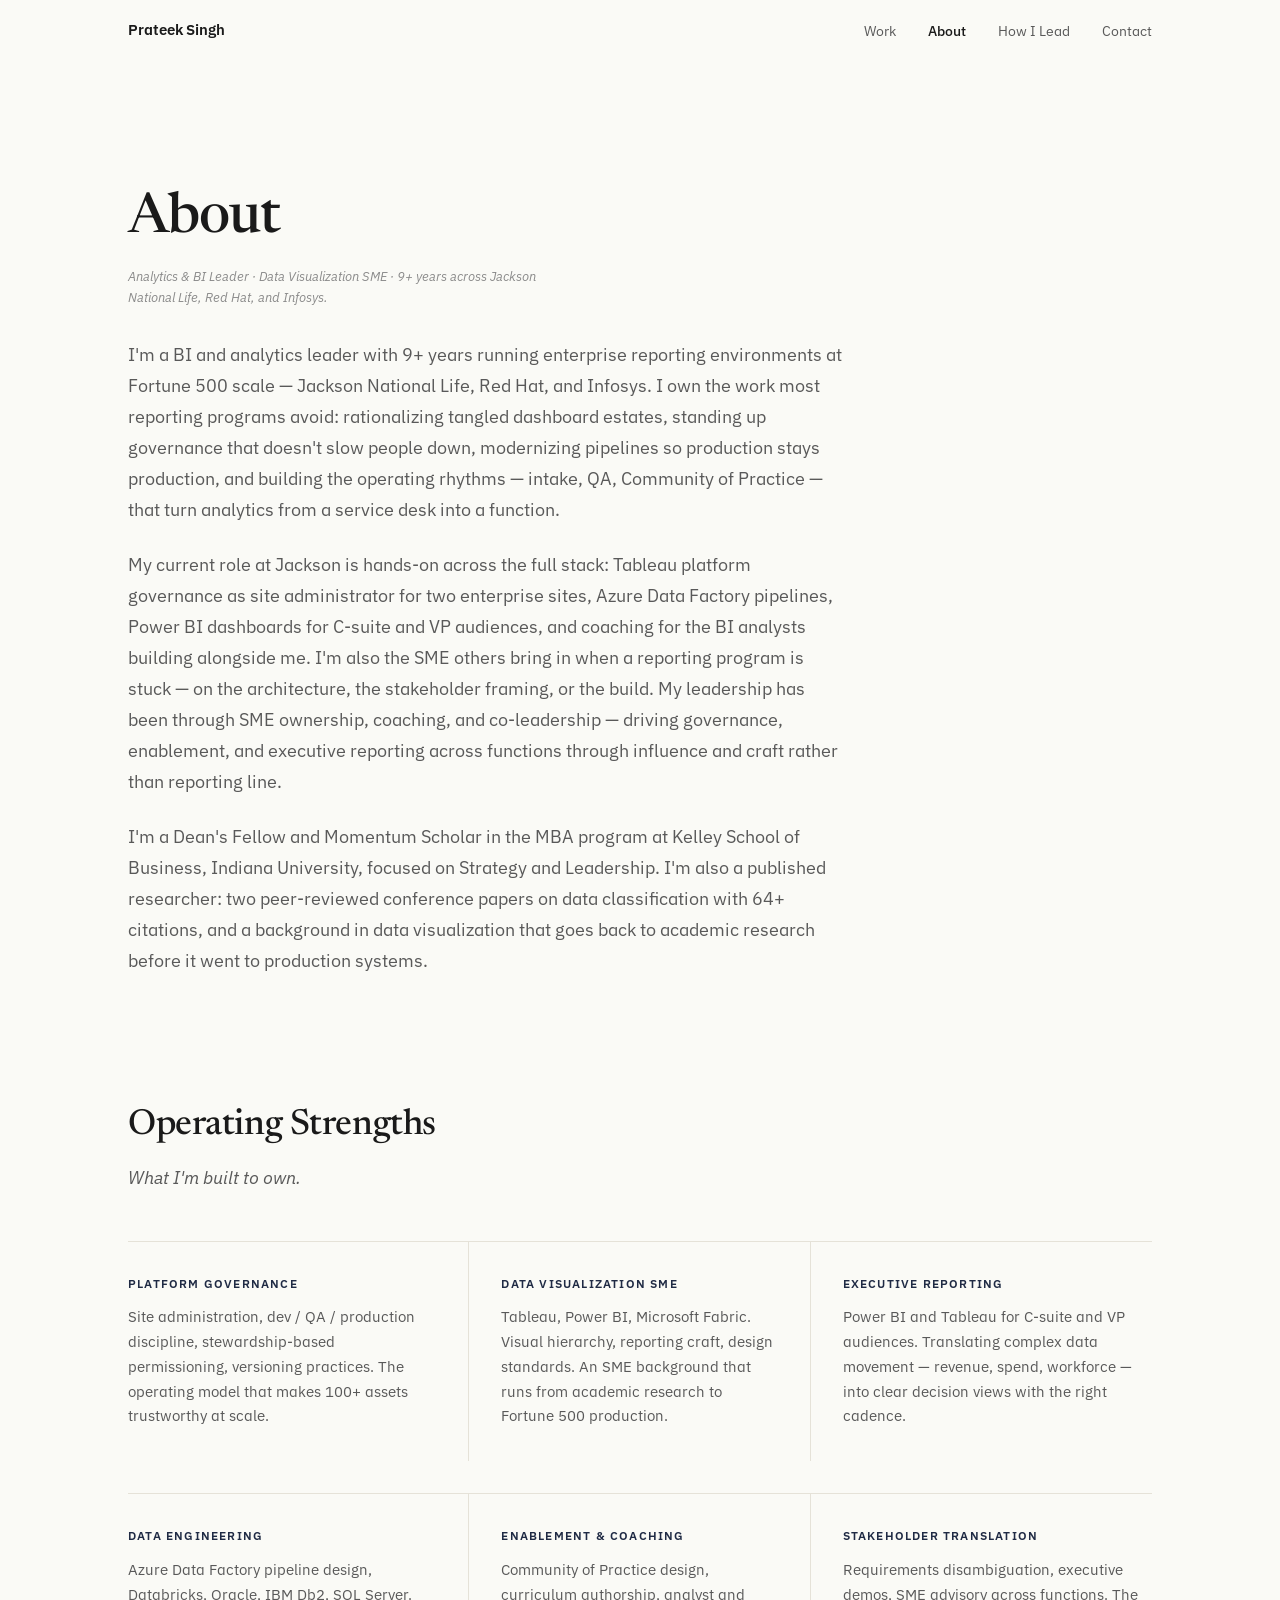
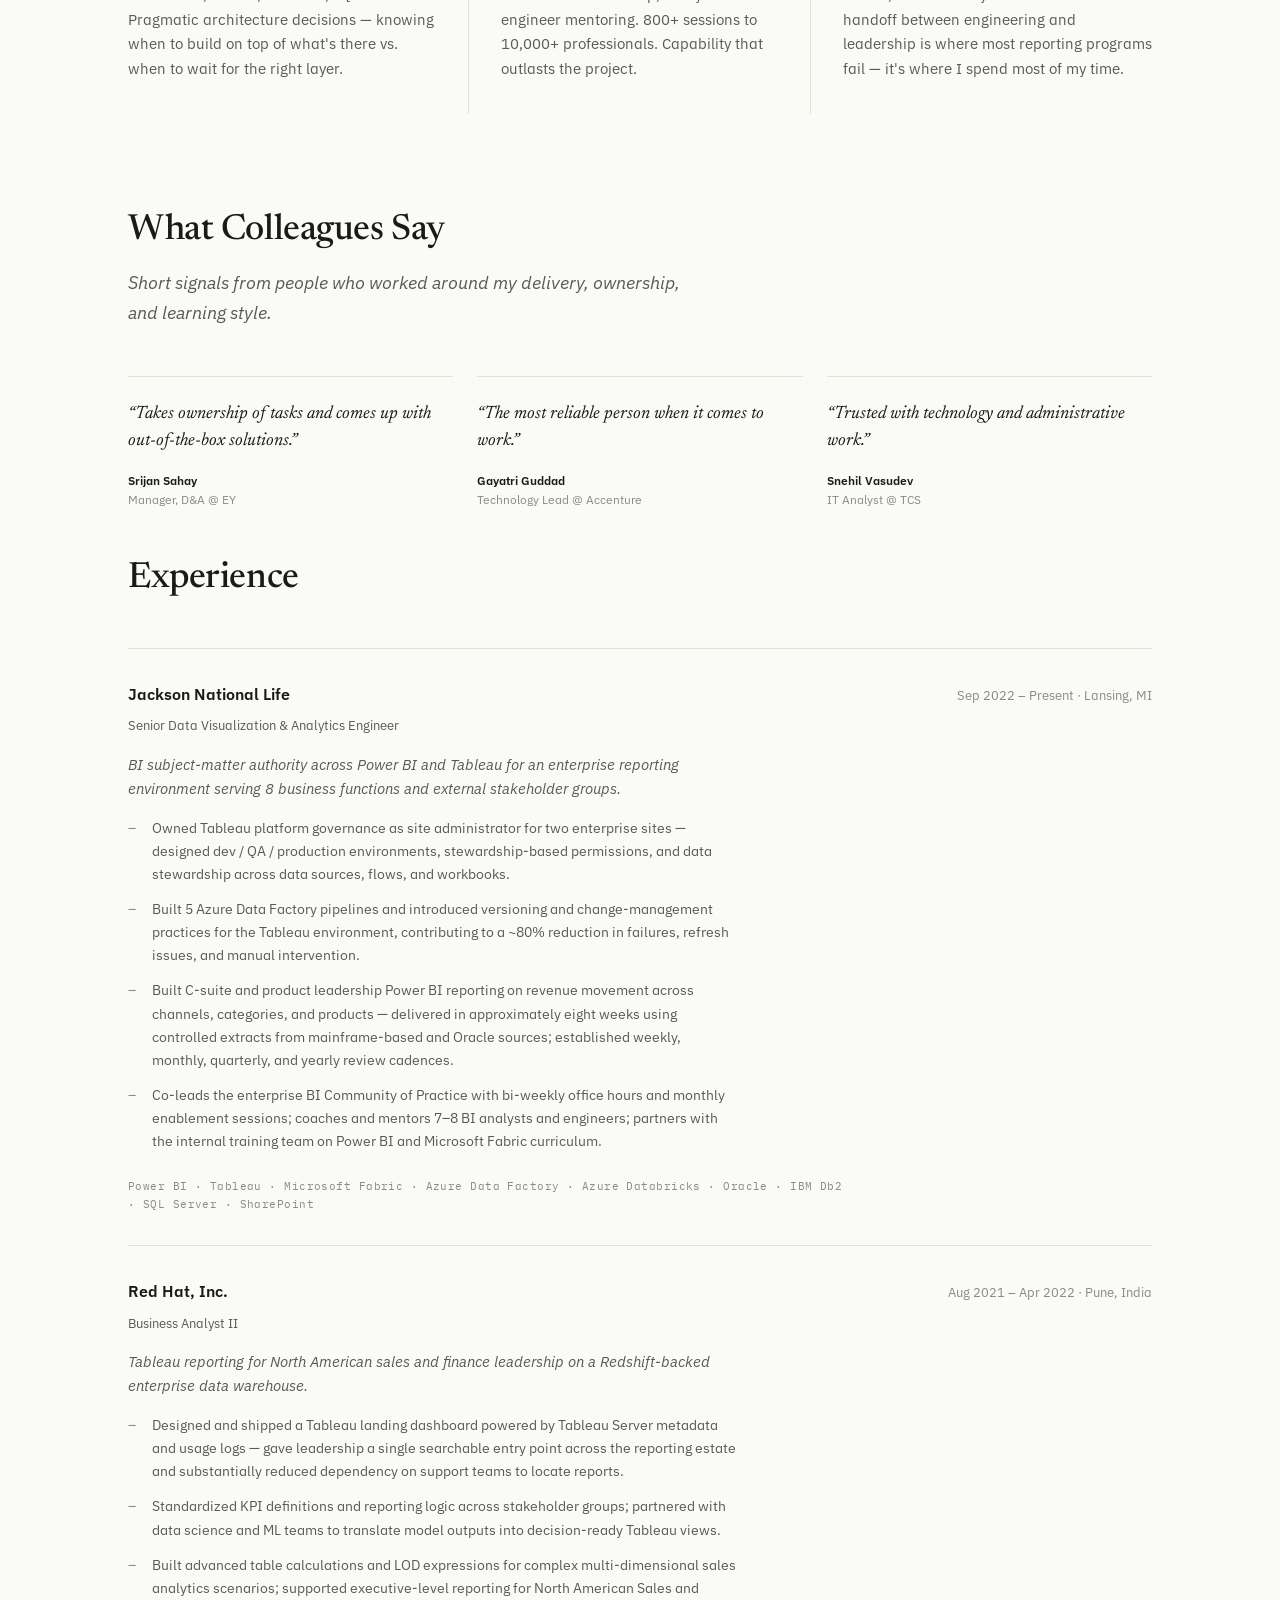
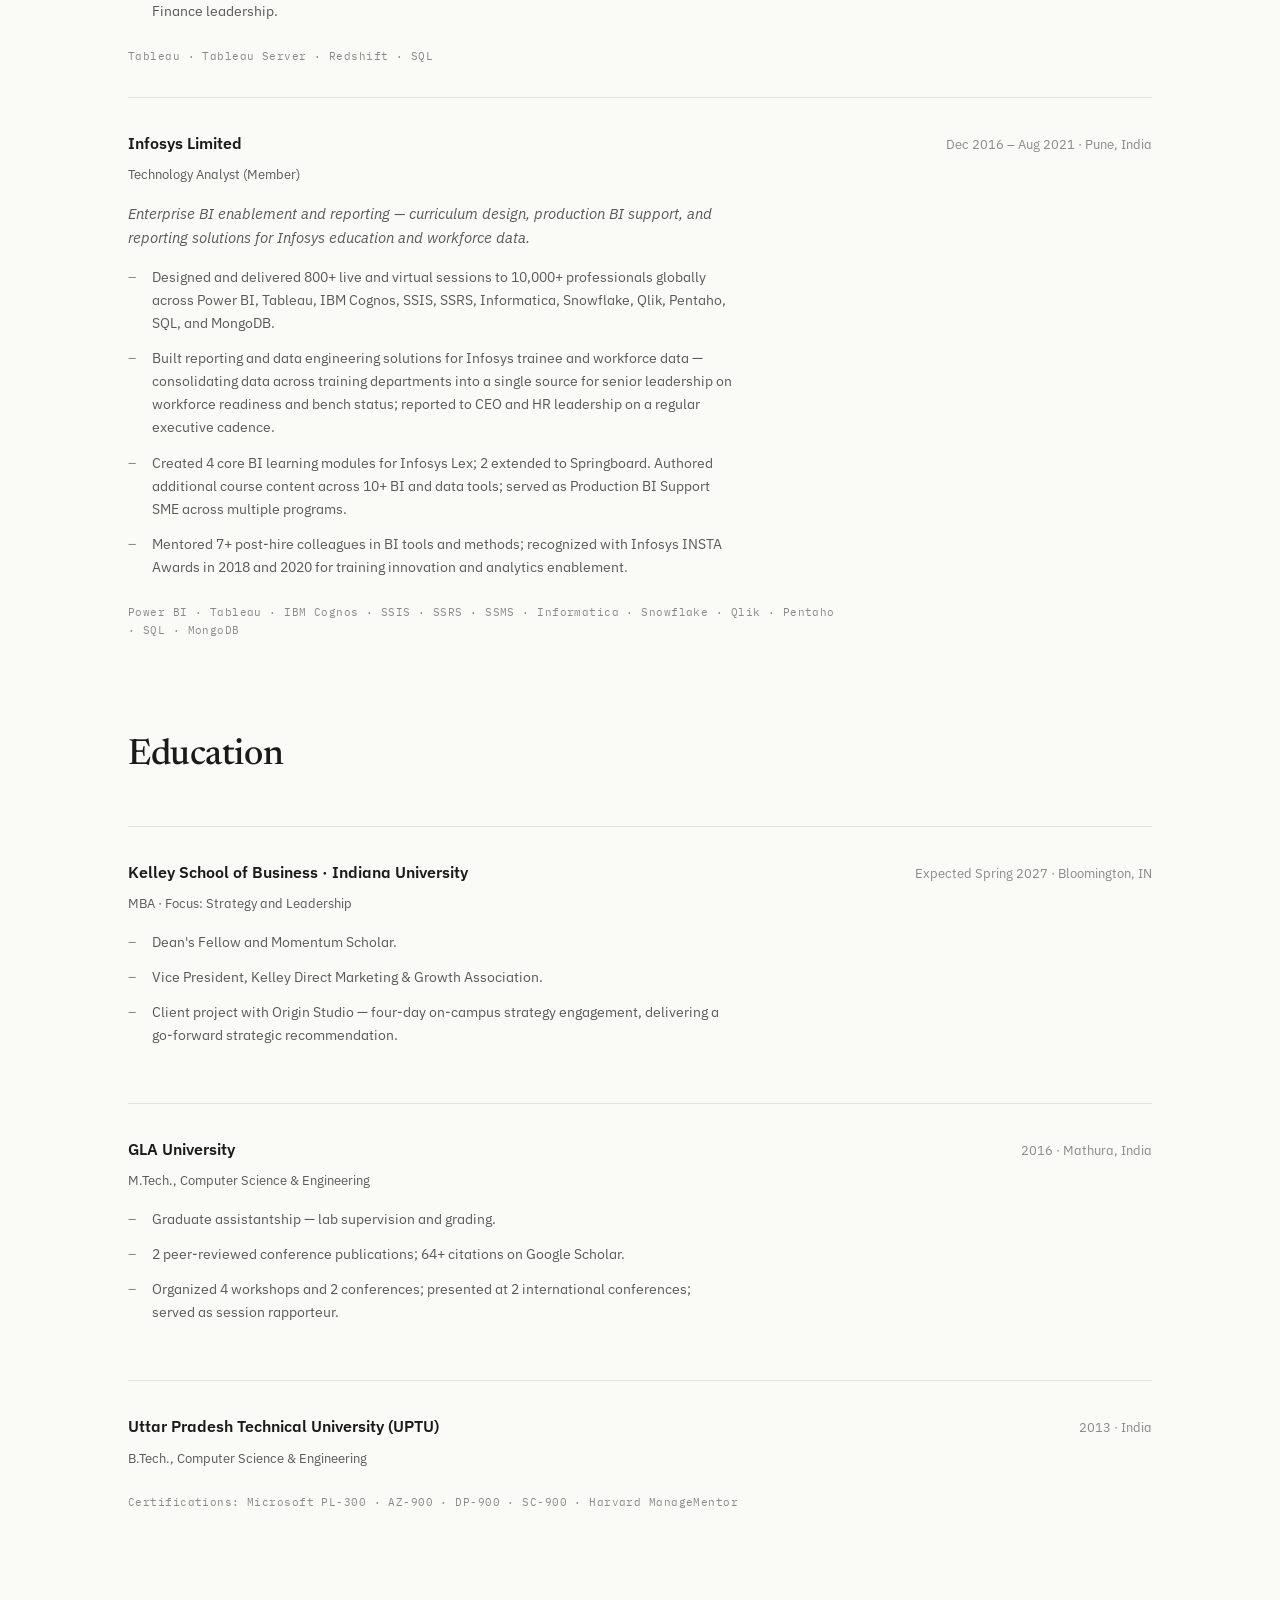
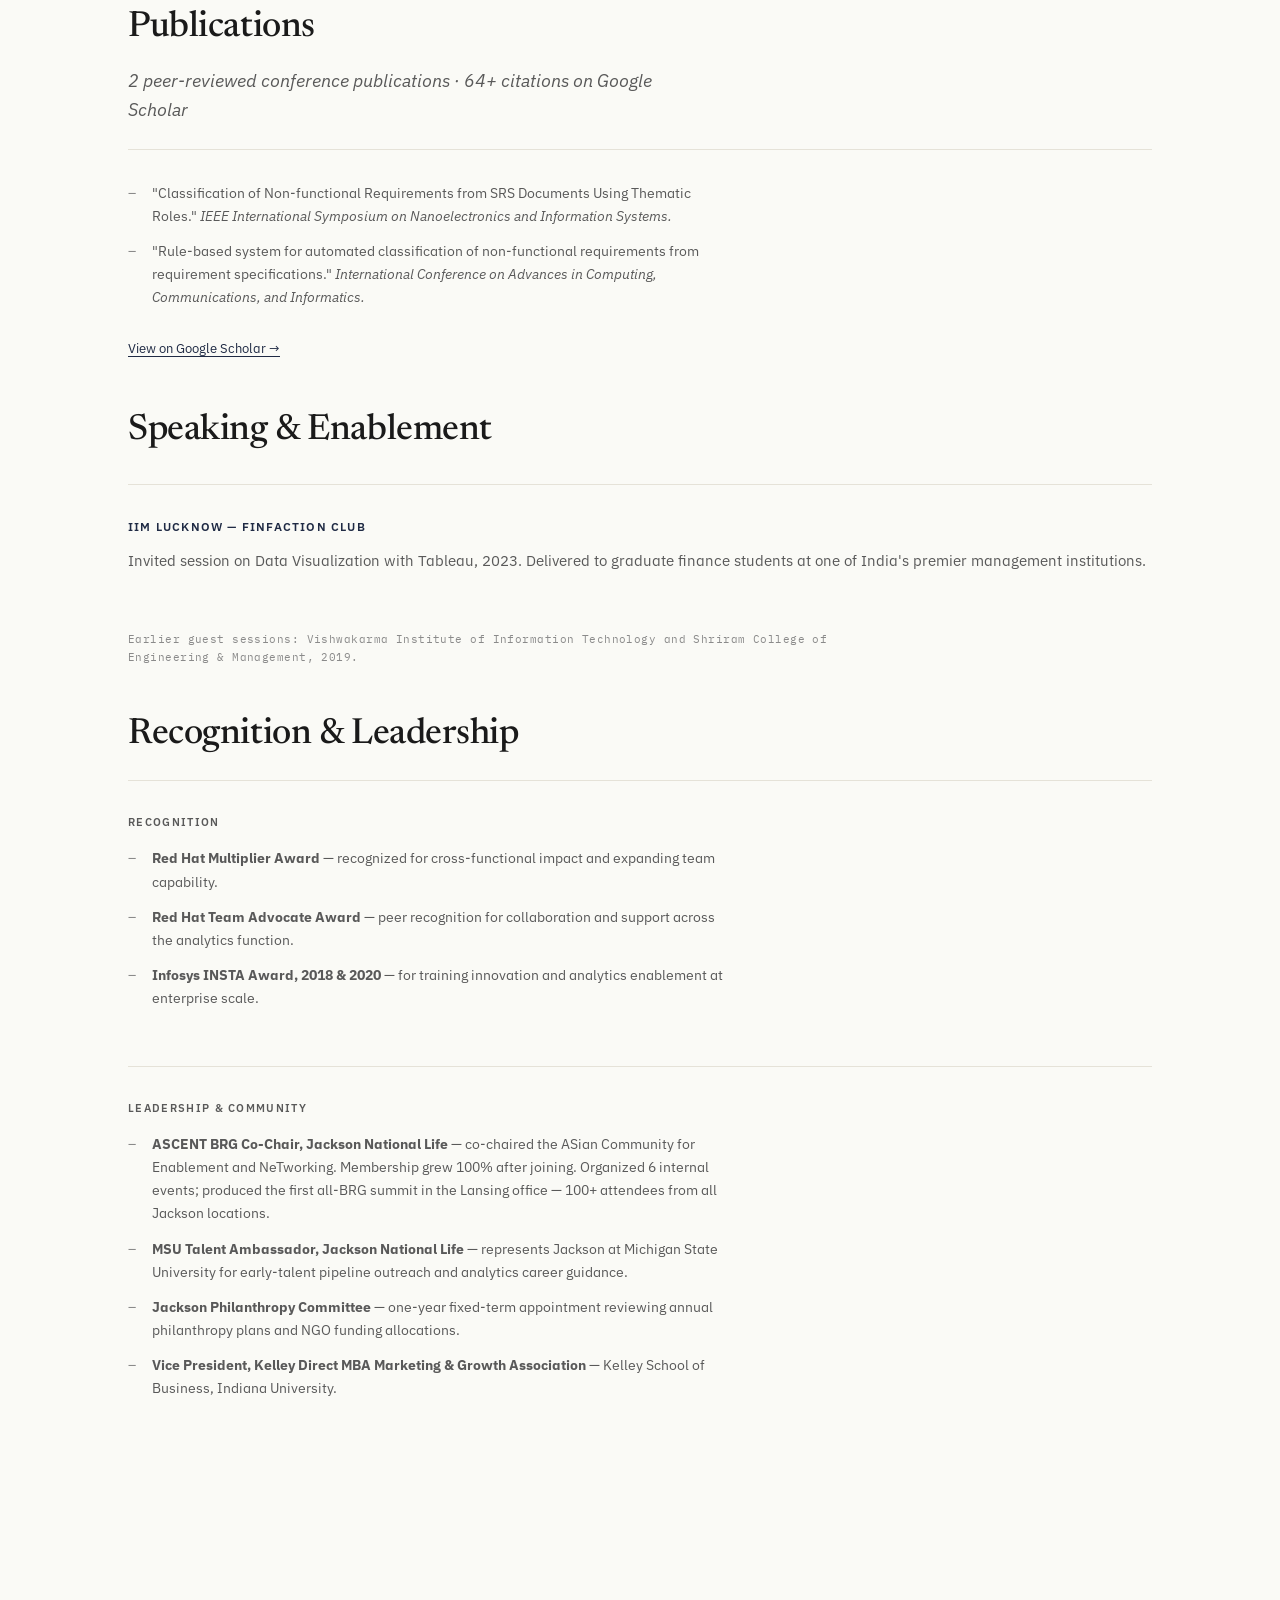
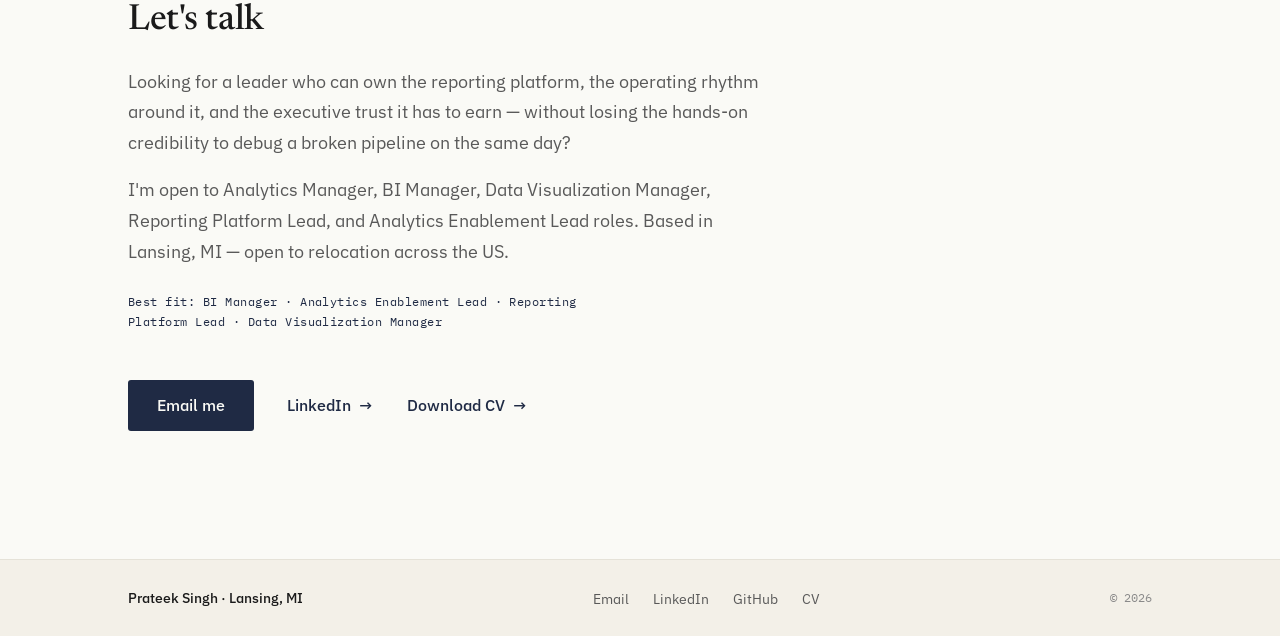
<file: about/index.html>
<!DOCTYPE html>
<html lang="en">
<head>
  <meta charset="UTF-8">
  <meta name="viewport" content="width=device-width, initial-scale=1.0">
  <title>About — Prateek Singh</title>
  <meta name="description" content="Analytics &amp; BI Leader with 9+ years running enterprise reporting environments at Fortune 500 scale. Platform governance, executive reporting, enablement, and the operating rhythms that make BI trustworthy.">

  <!-- Open Graph -->
  <meta property="og:title" content="About — Prateek Singh">
  <meta property="og:description" content="Analytics &amp; BI Leader. Jackson National Life, Red Hat, Infosys. Platform governance, executive reporting, enablement at scale.">
  <meta property="og:type" content="website">

  <!-- Fonts -->
  <link rel="preconnect" href="https://fonts.googleapis.com">
  <link rel="preconnect" href="https://fonts.gstatic.com" crossorigin>
  <link href="https://fonts.googleapis.com/css2?family=Newsreader:ital,opsz,wght@0,6..72,400;0,6..72,500;0,6..72,600;1,6..72,400&family=IBM+Plex+Sans:wght@400;500;600;700&family=IBM+Plex+Mono:wght@400;500&display=swap" rel="stylesheet">

  <!-- Styles -->
  <link rel="stylesheet" href="../styles/tokens.css">
  <link rel="stylesheet" href="../styles/base.css">
  <link rel="stylesheet" href="../styles/layout.css">
  <link rel="stylesheet" href="../styles/components.css">
</head>
<body>

  <a href="#main" class="skip-link">Skip to main content</a>

  <!-- ============================================================
       Navigation
       ============================================================ -->
  <header class="site-header">
    <nav class="site-nav" aria-label="Primary">
      <a href="../" class="wordmark">Prateek Singh</a>
      <ul class="nav-links">
        <li><a href="../work/">Work</a></li>
        <li><a href="./" aria-current="page" style="color:var(--ink);font-weight:500;">About</a></li>
        <li><a href="../#how-i-lead">How I Lead</a></li>
        <li><a href="../#contact">Contact</a></li>
      </ul>
      <button type="button" class="nav-toggle" aria-label="Open navigation menu">Menu</button>
    </nav>
  </header>

  <main id="main">

    <!-- ============================================================
         Hero / Intro
         ============================================================ -->
    <section class="section section--large" aria-labelledby="about-title">
      <div class="container">

        <h1 id="about-title">About</h1>
        <p class="openness" style="margin-top:var(--s-4);">Analytics &amp; BI Leader · Data Visualization SME · 9+ years across Jackson National Life, Red Hat, and Infosys.</p>

        <div class="about-body" style="margin-top:var(--s-6);max-width:68ch;">
          <p>I'm a BI and analytics leader with 9+ years running enterprise reporting environments at Fortune 500 scale — Jackson National Life, Red Hat, and Infosys. I own the work most reporting programs avoid: rationalizing tangled dashboard estates, standing up governance that doesn't slow people down, modernizing pipelines so production stays production, and building the operating rhythms — intake, QA, Community of Practice — that turn analytics from a service desk into a function.</p>

          <p style="margin-top:var(--s-5);">My current role at Jackson is hands-on across the full stack: Tableau platform governance as site administrator for two enterprise sites, Azure Data Factory pipelines, Power BI dashboards for C-suite and VP audiences, and coaching for the BI analysts building alongside me. I'm also the SME others bring in when a reporting program is stuck — on the architecture, the stakeholder framing, or the build. My leadership has been through SME ownership, coaching, and co-leadership — driving governance, enablement, and executive reporting across functions through influence and craft rather than reporting line.</p>

          <p style="margin-top:var(--s-5);">I'm a Dean's Fellow and Momentum Scholar in the MBA program at Kelley School of Business, Indiana University, focused on Strategy and Leadership. I'm also a published researcher: two peer-reviewed conference papers on data classification with 64+ citations, and a background in data visualization that goes back to academic research before it went to production systems.</p>
        </div>

      </div>
    </section>


    <!-- ============================================================
         Operating Strengths
         ============================================================ -->
    <section class="section" aria-labelledby="strengths-heading">
      <div class="container">

        <h2 id="strengths-heading">Operating Strengths</h2>
        <p class="section-intro">What I'm built to own.</p>

        <div class="enablement-grid" style="margin-top:var(--s-7);">

          <div class="enablement-item">
            <p class="enablement-company">Platform Governance</p>
            <p class="enablement-desc">Site administration, dev / QA / production discipline, stewardship-based permissioning, versioning practices. The operating model that makes 100+ assets trustworthy at scale.</p>
          </div>

          <div class="enablement-item">
            <p class="enablement-company">Data Visualization SME</p>
            <p class="enablement-desc">Tableau, Power BI, Microsoft Fabric. Visual hierarchy, reporting craft, design standards. An SME background that runs from academic research to Fortune 500 production.</p>
          </div>

          <div class="enablement-item">
            <p class="enablement-company">Executive Reporting</p>
            <p class="enablement-desc">Power BI and Tableau for C-suite and VP audiences. Translating complex data movement — revenue, spend, workforce — into clear decision views with the right cadence.</p>
          </div>

        </div>

        <div class="enablement-grid" style="margin-top:var(--s-6);">

          <div class="enablement-item">
            <p class="enablement-company">Data Engineering</p>
            <p class="enablement-desc">Azure Data Factory pipeline design, Databricks, Oracle, IBM Db2, SQL Server. Pragmatic architecture decisions — knowing when to build on top of what's there vs. when to wait for the right layer.</p>
          </div>

          <div class="enablement-item">
            <p class="enablement-company">Enablement &amp; Coaching</p>
            <p class="enablement-desc">Community of Practice design, curriculum authorship, analyst and engineer mentoring. 800+ sessions to 10,000+ professionals. Capability that outlasts the project.</p>
          </div>

          <div class="enablement-item">
            <p class="enablement-company">Stakeholder Translation</p>
            <p class="enablement-desc">Requirements disambiguation, executive demos, SME advisory across functions. The handoff between engineering and leadership is where most reporting programs fail — it's where I spend most of my time.</p>
          </div>

        </div>

      </div>
    </section>


    <!-- ============================================================
         Recommendations
         ============================================================ -->
    <section class="section section--tight" aria-labelledby="quotes-heading">
      <div class="container">

        <h2 id="quotes-heading">What Colleagues Say</h2>
        <p class="section-intro">Short signals from people who worked around my delivery, ownership, and learning style.</p>

        <div class="quote-grid">

          <article class="quote-card">
            <p class="quote-copy">“Takes ownership of tasks and comes up with out-of-the-box solutions.”</p>
            <p class="quote-source"><strong>Srijan Sahay</strong><br>Manager, D&amp;A @ EY</p>
          </article>

          <article class="quote-card">
            <p class="quote-copy">“The most reliable person when it comes to work.”</p>
            <p class="quote-source"><strong>Gayatri Guddad</strong><br>Technology Lead @ Accenture</p>
          </article>

          <article class="quote-card">
            <p class="quote-copy">“Trusted with technology and administrative work.”</p>
            <p class="quote-source"><strong>Snehil Vasudev</strong><br>IT Analyst @ TCS</p>
          </article>

        </div>

      </div>
    </section>


    <!-- ============================================================
         Experience — Full Bullets
         ============================================================ -->
    <section class="section" aria-labelledby="exp-heading">
      <div class="container">

        <h2 id="exp-heading">Experience</h2>

        <div class="role-list">

          <!-- Jackson National Life -->
          <article class="role-block">
            <header class="role-header">
              <span class="role-company">Jackson National Life</span>
              <span class="role-meta">Sep 2022 – Present · Lansing, MI</span>
            </header>
            <p class="role-title">Senior Data Visualization &amp; Analytics Engineer</p>
            <p class="role-scope">BI subject-matter authority across Power BI and Tableau for an enterprise reporting environment serving 8 business functions and external stakeholder groups.</p>
            <ul class="role-bullets">
              <li>Owned Tableau platform governance as site administrator for two enterprise sites — designed dev / QA / production environments, stewardship-based permissions, and data stewardship across data sources, flows, and workbooks.</li>
              <li>Built 5 Azure Data Factory pipelines and introduced versioning and change-management practices for the Tableau environment, contributing to a ~80% reduction in failures, refresh issues, and manual intervention.</li>
              <li>Built C-suite and product leadership Power BI reporting on revenue movement across channels, categories, and products — delivered in approximately eight weeks using controlled extracts from mainframe-based and Oracle sources; established weekly, monthly, quarterly, and yearly review cadences.</li>
              <li>Co-leads the enterprise BI Community of Practice with bi-weekly office hours and monthly enablement sessions; coaches and mentors 7–8 BI analysts and engineers; partners with the internal training team on Power BI and Microsoft Fabric curriculum.</li>
            </ul>
            <p class="role-tech">Power BI · Tableau · Microsoft Fabric · Azure Data Factory · Azure Databricks · Oracle · IBM Db2 · SQL Server · SharePoint</p>
          </article>

          <!-- Red Hat, Inc. -->
          <article class="role-block">
            <header class="role-header">
              <span class="role-company">Red Hat, Inc.</span>
              <span class="role-meta">Aug 2021 – Apr 2022 · Pune, India</span>
            </header>
            <p class="role-title">Business Analyst II</p>
            <p class="role-scope">Tableau reporting for North American sales and finance leadership on a Redshift-backed enterprise data warehouse.</p>
            <ul class="role-bullets">
              <li>Designed and shipped a Tableau landing dashboard powered by Tableau Server metadata and usage logs — gave leadership a single searchable entry point across the reporting estate and substantially reduced dependency on support teams to locate reports.</li>
              <li>Standardized KPI definitions and reporting logic across stakeholder groups; partnered with data science and ML teams to translate model outputs into decision-ready Tableau views.</li>
              <li>Built advanced table calculations and LOD expressions for complex multi-dimensional sales analytics scenarios; supported executive-level reporting for North American Sales and Finance leadership.</li>
            </ul>
            <p class="role-tech">Tableau · Tableau Server · Redshift · SQL</p>
          </article>

          <!-- Infosys Limited -->
          <article class="role-block">
            <header class="role-header">
              <span class="role-company">Infosys Limited</span>
              <span class="role-meta">Dec 2016 – Aug 2021 · Pune, India</span>
            </header>
            <p class="role-title">Technology Analyst (Member)</p>
            <p class="role-scope">Enterprise BI enablement and reporting — curriculum design, production BI support, and reporting solutions for Infosys education and workforce data.</p>
            <ul class="role-bullets">
              <li>Designed and delivered 800+ live and virtual sessions to 10,000+ professionals globally across Power BI, Tableau, IBM Cognos, SSIS, SSRS, Informatica, Snowflake, Qlik, Pentaho, SQL, and MongoDB.</li>
              <li>Built reporting and data engineering solutions for Infosys trainee and workforce data — consolidating data across training departments into a single source for senior leadership on workforce readiness and bench status; reported to CEO and HR leadership on a regular executive cadence.</li>
              <li>Created 4 core BI learning modules for Infosys Lex; 2 extended to Springboard. Authored additional course content across 10+ BI and data tools; served as Production BI Support SME across multiple programs.</li>
              <li>Mentored 7+ post-hire colleagues in BI tools and methods; recognized with Infosys INSTA Awards in 2018 and 2020 for training innovation and analytics enablement.</li>
            </ul>
            <p class="role-tech">Power BI · Tableau · IBM Cognos · SSIS · SSRS · SSMS · Informatica · Snowflake · Qlik · Pentaho · SQL · MongoDB</p>
          </article>

        </div>
      </div>
    </section>


    <!-- ============================================================
         Education
         ============================================================ -->
    <section class="section" aria-labelledby="education-heading">
      <div class="container">

        <h2 id="education-heading">Education</h2>

        <div class="role-list">

          <article class="role-block">
            <header class="role-header">
              <span class="role-company">Kelley School of Business · Indiana University</span>
              <span class="role-meta">Expected Spring 2027 · Bloomington, IN</span>
            </header>
            <p class="role-title">MBA · Focus: Strategy and Leadership</p>
            <ul class="role-bullets">
              <li>Dean's Fellow and Momentum Scholar.</li>
              <li>Vice President, Kelley Direct Marketing &amp; Growth Association.</li>
              <li>Client project with Origin Studio — four-day on-campus strategy engagement, delivering a go-forward strategic recommendation.</li>
            </ul>
          </article>

          <article class="role-block">
            <header class="role-header">
              <span class="role-company">GLA University</span>
              <span class="role-meta">2016 · Mathura, India</span>
            </header>
            <p class="role-title">M.Tech., Computer Science &amp; Engineering</p>
            <ul class="role-bullets">
              <li>Graduate assistantship — lab supervision and grading.</li>
              <li>2 peer-reviewed conference publications; 64+ citations on Google Scholar.</li>
              <li>Organized 4 workshops and 2 conferences; presented at 2 international conferences; served as session rapporteur.</li>
            </ul>
          </article>

          <article class="role-block">
            <header class="role-header">
              <span class="role-company">Uttar Pradesh Technical University (UPTU)</span>
              <span class="role-meta">2013 · India</span>
            </header>
            <p class="role-title">B.Tech., Computer Science &amp; Engineering</p>
          </article>

        </div>

        <p class="role-tech" style="margin-top:var(--s-5);">Certifications: Microsoft PL-300 · AZ-900 · DP-900 · SC-900 · Harvard ManageMentor</p>

      </div>
    </section>


    <!-- ============================================================
         Publications
         ============================================================ -->
    <section class="section section--tight" id="publications" aria-labelledby="pubs-heading">
      <div class="container">

        <h2 id="pubs-heading">Publications</h2>
        <p class="section-intro" style="margin-top:var(--s-4);">2 peer-reviewed conference publications · 64+ citations on Google Scholar</p>

        <div class="role-list" style="margin-top:var(--s-5);">
          <div class="role-block">
            <ul class="role-bullets">
              <li>"Classification of Non-functional Requirements from SRS Documents Using Thematic Roles." <em>IEEE International Symposium on Nanoelectronics and Information Systems.</em></li>
              <li>"Rule-based system for automated classification of non-functional requirements from requirement specifications." <em>International Conference on Advances in Computing, Communications, and Informatics.</em></li>
            </ul>
            <p style="margin-top:var(--s-5);">
              <a href="https://scholar.google.com/citations?user=r84UYpMAAAAJ&hl=en" class="cred-link" target="_blank" rel="noopener">View on Google Scholar →</a>
            </p>
          </div>
        </div>

      </div>
    </section>


    <!-- ============================================================
         Speaking / Enablement
         ============================================================ -->
    <section class="section section--tight" aria-labelledby="speaking-heading">
      <div class="container">

        <h2 id="speaking-heading">Speaking &amp; Enablement</h2>

        <div class="enablement-grid" style="margin-top:var(--s-6);grid-template-columns:1fr;">

          <div class="enablement-item" style="border-right:none;">
            <p class="enablement-company">IIM Lucknow — FinFaction Club</p>
            <p class="enablement-desc">Invited session on Data Visualization with Tableau, 2023. Delivered to graduate finance students at one of India's premier management institutions.</p>
          </div>

        </div>

        <p class="role-tech" style="margin-top:var(--s-5);">Earlier guest sessions: Vishwakarma Institute of Information Technology and Shriram College of Engineering &amp; Management, 2019.</p>

      </div>
    </section>


    <!-- ============================================================
         Recognition
         ============================================================ -->
    <section class="section section--tight" aria-labelledby="recognition-heading">
      <div class="container">

        <h2 id="recognition-heading">Recognition &amp; Leadership</h2>

        <div class="role-list" style="margin-top:var(--s-5);">
          <div class="role-block">
            <p class="cred-heading">Recognition</p>
            <ul class="role-bullets">
              <li><strong>Red Hat Multiplier Award</strong> — recognized for cross-functional impact and expanding team capability.</li>
              <li><strong>Red Hat Team Advocate Award</strong> — peer recognition for collaboration and support across the analytics function.</li>
              <li><strong>Infosys INSTA Award, 2018 &amp; 2020</strong> — for training innovation and analytics enablement at enterprise scale.</li>
            </ul>
          </div>
          <div class="role-block">
            <p class="cred-heading">Leadership &amp; Community</p>
            <ul class="role-bullets">
              <li><strong>ASCENT BRG Co-Chair, Jackson National Life</strong> — co-chaired the ASian Community for Enablement and NeTworking. Membership grew 100% after joining. Organized 6 internal events; produced the first all-BRG summit in the Lansing office — 100+ attendees from all Jackson locations.</li>
              <li><strong>MSU Talent Ambassador, Jackson National Life</strong> — represents Jackson at Michigan State University for early-talent pipeline outreach and analytics career guidance.</li>
              <li><strong>Jackson Philanthropy Committee</strong> — one-year fixed-term appointment reviewing annual philanthropy plans and NGO funding allocations.</li>
              <li><strong>Vice President, Kelley Direct MBA Marketing &amp; Growth Association</strong> — Kelley School of Business, Indiana University.</li>
            </ul>
          </div>
        </div>

      </div>
    </section>


    <!-- ============================================================
         Contact CTA
         ============================================================ -->
    <section class="contact-band" id="contact" aria-labelledby="contact-heading">
      <div class="container">

        <h2 id="contact-heading">Let's talk</h2>
        <div class="contact-body">
          <p>Looking for a leader who can own the reporting platform, the operating rhythm around it, and the executive trust it has to earn — without losing the hands-on credibility to debug a broken pipeline on the same day?</p>
          <p>I'm open to Analytics Manager, BI Manager, Data Visualization Manager, Reporting Platform Lead, and Analytics Enablement Lead roles. Based in Lansing, MI — open to relocation across the US.</p>
          <p class="best-fit">Best fit: BI Manager · Analytics Enablement Lead · Reporting Platform Lead · Data Visualization Manager</p>
        </div>

        <div class="cta-group" style="margin-top: var(--s-7);">
          <a href="mailto:prateek.singh22@outlook.com" class="btn btn-primary btn-lg">Email me</a>
          <a href="https://www.linkedin.com/in/prateeksingh22" target="_blank" rel="noopener noreferrer" class="btn btn-secondary btn-lg">LinkedIn <span class="arrow" aria-hidden="true">→</span></a>
          <a href="../cv/Prateek_Singh_Resume.pdf" class="btn btn-secondary btn-lg">Download CV <span class="arrow" aria-hidden="true">→</span></a>
        </div>

      </div>
    </section>

  </main>


  <!-- ============================================================
       Footer
       ============================================================ -->
  <footer class="site-footer">
    <div class="container site-footer-inner">
      <span class="footer-identity">Prateek Singh · Lansing, MI</span>
      <ul class="footer-links">
        <li><a href="mailto:prateek.singh22@outlook.com">Email</a></li>
        <li><a href="https://www.linkedin.com/in/prateeksingh22" target="_blank" rel="noopener noreferrer">LinkedIn</a></li>
        <li><a href="https://github.com/prateeks-viz" target="_blank" rel="noopener noreferrer">GitHub</a></li>
        <li><a href="../cv/Prateek_Singh_Resume.pdf">CV</a></li>
      </ul>
      <span class="footer-year">© 2026</span>
    </div>
  </footer>


  <script src="../js/nav.js" defer></script>
</body>
</html>
</file>
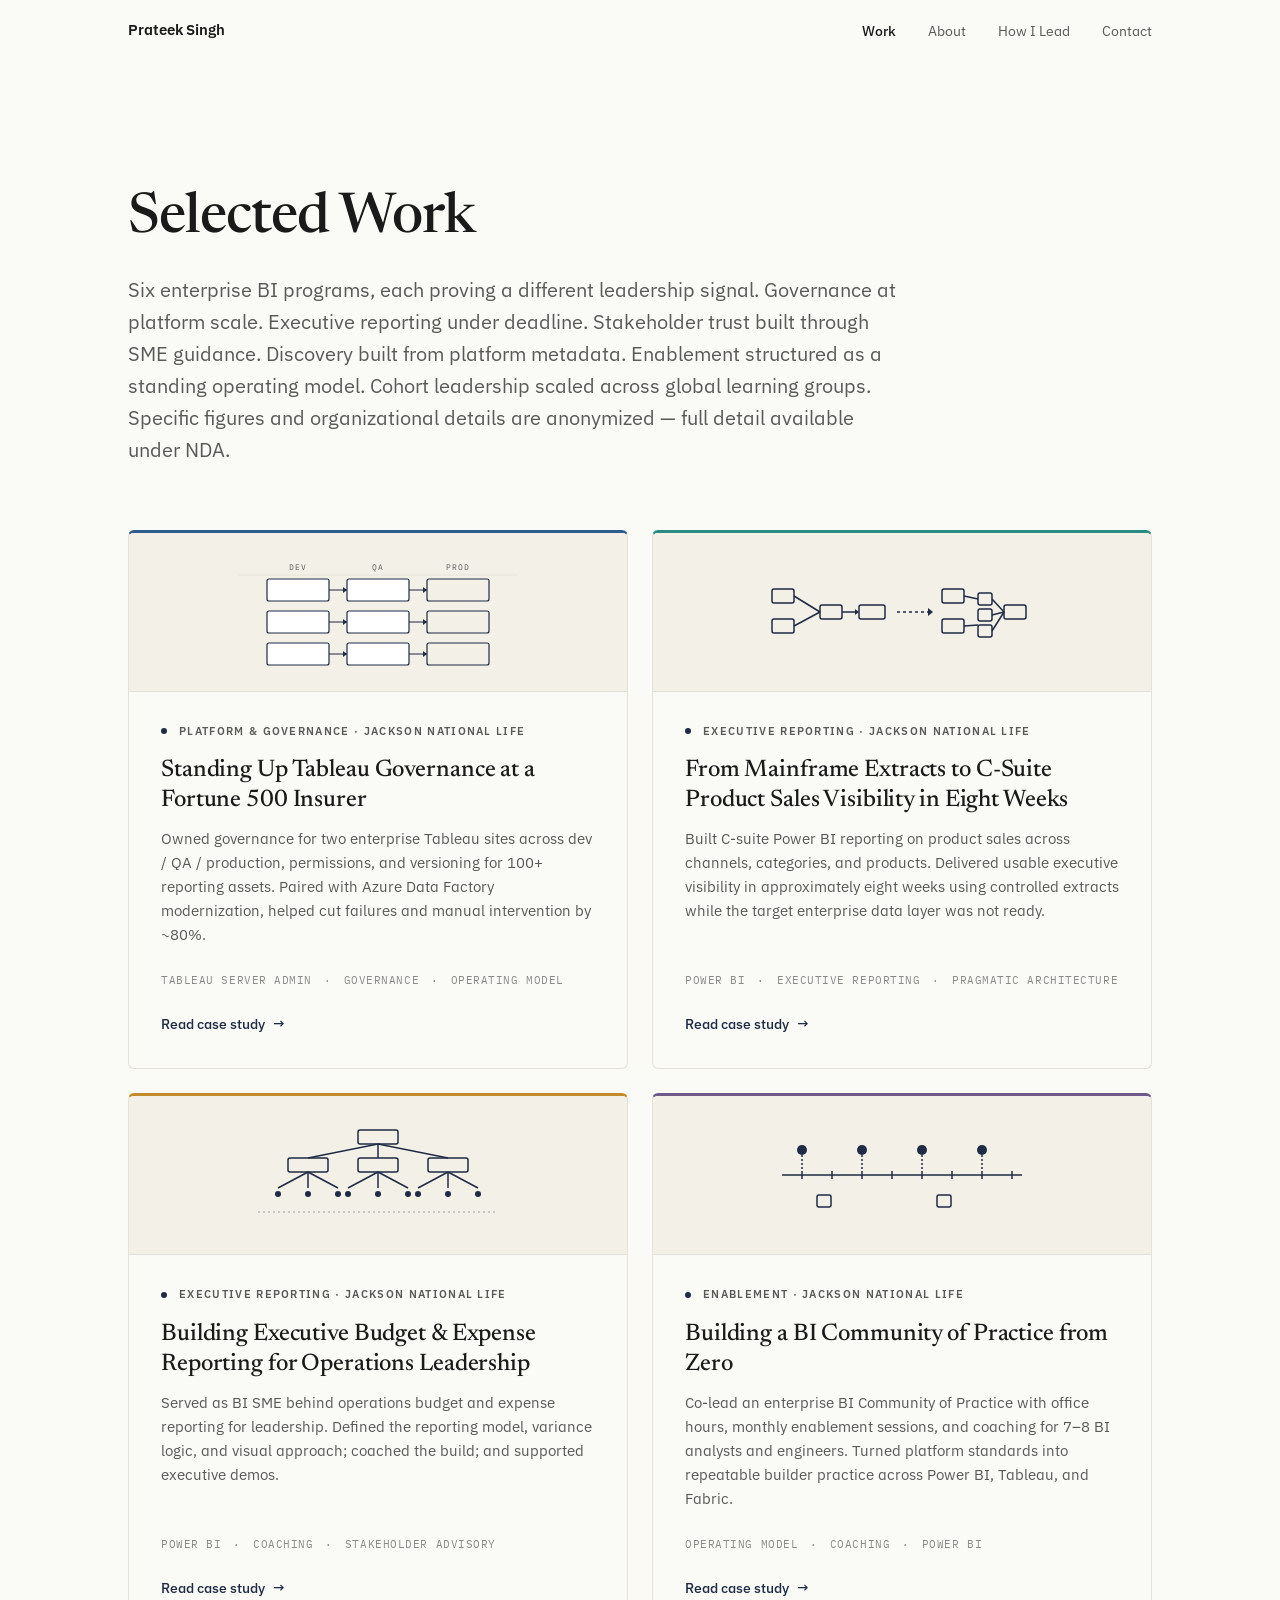
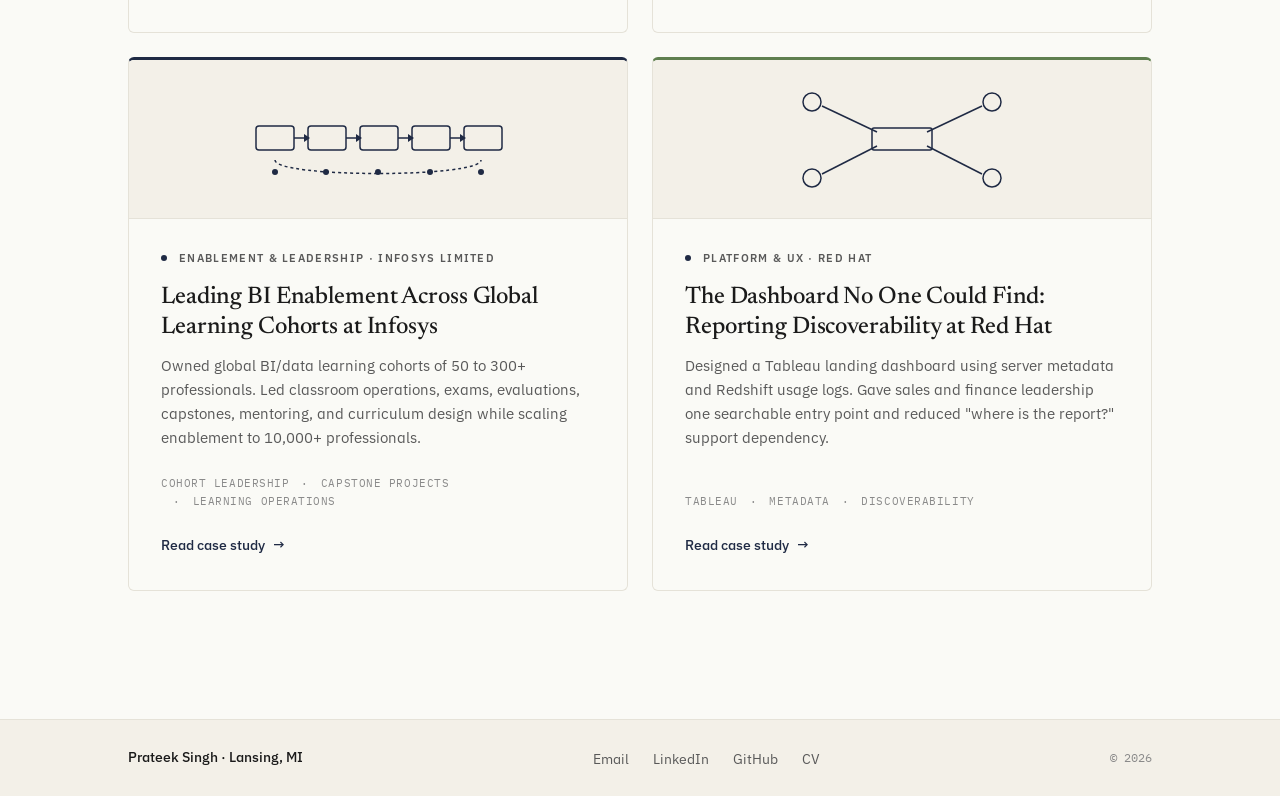
<file: work/index.html>
<!DOCTYPE html>
<html lang="en">
<head>
  <meta charset="UTF-8">
  <meta name="viewport" content="width=device-width, initial-scale=1.0">
  <title>Selected Work — Prateek Singh</title>
  <meta name="description" content="Six enterprise BI programs across Fortune 500 environments — platform governance, executive reporting, discoverability, enablement, and cohort leadership. Analytics &amp; BI leadership portfolio.">

  <meta property="og:title" content="Selected Work — Prateek Singh">
  <meta property="og:description" content="Six enterprise BI programs proving platform discipline, executive reporting judgment, enablement operating model, and cohort leadership.">
  <meta property="og:type" content="website">

  <link rel="preconnect" href="https://fonts.googleapis.com">
  <link rel="preconnect" href="https://fonts.gstatic.com" crossorigin>
  <link href="https://fonts.googleapis.com/css2?family=Newsreader:ital,opsz,wght@0,6..72,400;0,6..72,500;0,6..72,600;1,6..72,400&family=IBM+Plex+Sans:wght@400;500;600;700&family=IBM+Plex+Mono:wght@400;500&display=swap" rel="stylesheet">

  <link rel="stylesheet" href="../styles/tokens.css">
  <link rel="stylesheet" href="../styles/base.css">
  <link rel="stylesheet" href="../styles/layout.css">
  <link rel="stylesheet" href="../styles/components.css">
</head>
<body>

  <a href="#main" class="skip-link">Skip to main content</a>

  <!-- ============================================================
       Navigation
       ============================================================ -->
  <header class="site-header">
    <nav class="site-nav" aria-label="Primary">
      <a href="../" class="wordmark">Prateek Singh</a>
      <ul class="nav-links">
        <li><a href="./" aria-current="page" style="color:var(--ink);font-weight:500;">Work</a></li>
        <li><a href="../about/">About</a></li>
        <li><a href="../#how-i-lead">How I Lead</a></li>
        <li><a href="../#contact">Contact</a></li>
      </ul>
      <button type="button" class="nav-toggle" aria-label="Open navigation menu">Menu</button>
    </nav>
  </header>

  <main id="main">

    <!-- ============================================================
         Page header
         ============================================================ -->
    <section class="section--large" aria-labelledby="work-heading">
      <div class="container">

        <h1 id="work-heading">Selected Work</h1>

        <p class="work-intro">Six enterprise BI programs, each proving a different leadership signal. Governance at platform scale. Executive reporting under deadline. Stakeholder trust built through SME guidance. Discovery built from platform metadata. Enablement structured as a standing operating model. Cohort leadership scaled across global learning groups. Specific figures and organizational details are anonymized — full detail available under NDA.</p>

        <!-- ============================================================
             Case cards
             ============================================================ -->
        <h2 class="sr-only">Case studies</h2>
        <div class="card-grid">

          <article class="case-card case-card--blue">
                      <div class="card-visual" aria-hidden="true">
                        <!-- Environment & Promotion Model — card preview
                             Simplified: column labels + 3×3 grid; Production column differentiated.
                             Full annotated diagram lives on the case study page. -->
                        <svg viewBox="0 0 280 110" xmlns="http://www.w3.org/2000/svg">
                          <style>
                            .cv-hdr  { fill: #F3F0E8; }
                            .cv-rule { stroke: #E5E2D8; stroke-width: 0.8; fill: none; }
                            .cv-box  { fill: #FFFFFF; stroke: #1F2A44; stroke-width: 1.2; }
                            .cv-prod { fill: #F3F0E8; stroke: #1F2A44; stroke-width: 1.2; }
                            .cv-arr  { stroke: #1F2A44; stroke-width: 1.2; fill: none; }
                            .cv-ahd  { fill: #1F2A44; stroke: none; }
                            .cv-col  { font-family: 'IBM Plex Mono', monospace; font-size: 8px;
                                       letter-spacing: 1px; fill: #595959; text-anchor: middle; dominant-baseline: central; }
                          </style>
          
                          <!-- Header band -->
                          <rect x="0" y="0" width="280" height="18" class="cv-hdr"/>
                          <line x1="0" y1="18" x2="280" y2="18" class="cv-rule"/>
          
                          <!-- Column labels -->
                          <text x="60"  y="10" class="cv-col">DEV</text>
                          <text x="140" y="10" class="cv-col">QA</text>
                          <text x="220" y="10" class="cv-col">PROD</text>
          
                          <!-- Row 1: Data Sources -->
                          <rect x="29"  y="22" width="62" height="22" rx="2" class="cv-box"/>
                          <rect x="109" y="22" width="62" height="22" rx="2" class="cv-box"/>
                          <rect x="189" y="22" width="62" height="22" rx="2" class="cv-prod"/>
                          <line x1="91" y1="33" x2="109" y2="33" class="cv-arr"/>
                          <polygon points="105,30 109,33 105,36" class="cv-ahd"/>
                          <line x1="171" y1="33" x2="189" y2="33" class="cv-arr"/>
                          <polygon points="185,30 189,33 185,36" class="cv-ahd"/>
          
                          <!-- Row 2: Flows -->
                          <rect x="29"  y="54" width="62" height="22" rx="2" class="cv-box"/>
                          <rect x="109" y="54" width="62" height="22" rx="2" class="cv-box"/>
                          <rect x="189" y="54" width="62" height="22" rx="2" class="cv-prod"/>
                          <line x1="91" y1="65" x2="109" y2="65" class="cv-arr"/>
                          <polygon points="105,62 109,65 105,68" class="cv-ahd"/>
                          <line x1="171" y1="65" x2="189" y2="65" class="cv-arr"/>
                          <polygon points="185,62 189,65 185,68" class="cv-ahd"/>
          
                          <!-- Row 3: Workbooks -->
                          <rect x="29"  y="86" width="62" height="22" rx="2" class="cv-box"/>
                          <rect x="109" y="86" width="62" height="22" rx="2" class="cv-box"/>
                          <rect x="189" y="86" width="62" height="22" rx="2" class="cv-prod"/>
                          <line x1="91" y1="97" x2="109" y2="97" class="cv-arr"/>
                          <polygon points="105,94 109,97 105,100" class="cv-ahd"/>
                          <line x1="171" y1="97" x2="189" y2="97" class="cv-arr"/>
                          <polygon points="185,94 189,97 185,100" class="cv-ahd"/>
                        </svg>
                      </div>
                      <div class="card-body">
                        <div class="category-badge"><span class="dot dot--blue"></span>Platform &amp; Governance · Jackson National Life</div>
                        <h3 class="case-title">Standing Up Tableau Governance at a Fortune 500 Insurer</h3>
                        <p class="summary">
                          Owned governance for two enterprise Tableau sites across dev / QA / production, permissions, and versioning for 100+ reporting assets. Paired with Azure Data Factory modernization, helped cut failures and manual intervention by ~80%.
                        </p>
                        <ul class="tags">
                          <li class="tag">Tableau Server Admin</li>
                          <li class="tag">Governance</li>
                          <li class="tag">Operating Model</li>
                        </ul>
                        <a href="./tableau-governance/" class="case-cta">Read case study <span class="arrow" aria-hidden="true">→</span></a>
                      </div>
                    </article>

          <article class="case-card case-card--teal">
                      <div class="card-visual" aria-hidden="true">
                        <!-- Interim → target architecture, two-state -->
                        <svg viewBox="0 0 280 110" xmlns="http://www.w3.org/2000/svg">
                          <g stroke="#1F2A44" stroke-width="1.5" fill="none">
                            <!-- Left cluster: interim -->
                            <rect x="10" y="32" width="22" height="14" rx="2"/>
                            <rect x="10" y="62" width="22" height="14" rx="2"/>
                            <line x1="32" y1="39" x2="58" y2="55"/>
                            <line x1="32" y1="69" x2="58" y2="55"/>
                            <rect x="58" y="48" width="22" height="14" rx="2"/>
                            <line x1="80" y1="55" x2="96" y2="55"/>
                            <polygon points="93,52 97,55 93,58" fill="#1F2A44" stroke="none"/>
                            <rect x="97" y="48" width="26" height="14" rx="2"/>
          
                            <!-- Migration arrow -->
                            <line x1="135" y1="55" x2="170" y2="55" stroke-dasharray="3 3"/>
                            <polygon points="166,51 171,55 166,59" fill="#1F2A44" stroke="none"/>
          
                            <!-- Right cluster: target with staged layers -->
                            <rect x="180" y="32" width="22" height="14" rx="2"/>
                            <rect x="180" y="62" width="22" height="14" rx="2"/>
                            <line x1="202" y1="39" x2="216" y2="42"/>
                            <line x1="202" y1="69" x2="216" y2="68"/>
                            <rect x="216" y="36" width="14" height="12" rx="2"/>
                            <rect x="216" y="52" width="14" height="12" rx="2"/>
                            <rect x="216" y="68" width="14" height="12" rx="2"/>
                            <line x1="230" y1="42" x2="242" y2="55"/>
                            <line x1="230" y1="58" x2="242" y2="55"/>
                            <line x1="230" y1="74" x2="242" y2="55"/>
                            <rect x="242" y="48" width="22" height="14" rx="2"/>
                          </g>
                        </svg>
                      </div>
                      <div class="card-body">
                        <div class="category-badge"><span class="dot dot--teal"></span>Executive Reporting · Jackson National Life</div>
                        <h3 class="case-title">From Mainframe Extracts to C-Suite Product Sales Visibility in Eight Weeks</h3>
                        <p class="summary">
                          Built C-suite Power BI reporting on product sales across channels, categories, and products. Delivered usable executive visibility in approximately eight weeks using controlled extracts while the target enterprise data layer was not ready.
                        </p>
                        <ul class="tags">
                          <li class="tag">Power BI</li>
                          <li class="tag">Executive Reporting</li>
                          <li class="tag">Pragmatic Architecture</li>
                        </ul>
                        <a href="./c-suite-product-sales/" class="case-cta">Read case study <span class="arrow" aria-hidden="true">→</span></a>
                      </div>
                    </article>

          <article class="case-card case-card--amber">
                      <div class="card-visual" aria-hidden="true">
                        <!-- Spend rollup hierarchy: 3-level org tree -->
                        <svg viewBox="0 0 280 110" xmlns="http://www.w3.org/2000/svg">
                          <g stroke="#1F2A44" stroke-width="1.5" fill="none">
                            <!-- Top node -->
                            <rect x="120" y="10" width="40" height="14" rx="2"/>
                            <!-- Connectors to level 2 -->
                            <line x1="140" y1="24" x2="70"  y2="38"/>
                            <line x1="140" y1="24" x2="140" y2="38"/>
                            <line x1="140" y1="24" x2="210" y2="38"/>
                            <!-- Level 2 nodes -->
                            <rect x="50"  y="38" width="40" height="14" rx="2"/>
                            <rect x="120" y="38" width="40" height="14" rx="2"/>
                            <rect x="190" y="38" width="40" height="14" rx="2"/>
                            <!-- Connectors to level 3 -->
                            <line x1="70"  y1="52" x2="40"  y2="68"/>
                            <line x1="70"  y1="52" x2="70"  y2="68"/>
                            <line x1="70"  y1="52" x2="100" y2="68"/>
                            <line x1="140" y1="52" x2="110" y2="68"/>
                            <line x1="140" y1="52" x2="140" y2="68"/>
                            <line x1="140" y1="52" x2="170" y2="68"/>
                            <line x1="210" y1="52" x2="180" y2="68"/>
                            <line x1="210" y1="52" x2="210" y2="68"/>
                            <line x1="210" y1="52" x2="240" y2="68"/>
                          </g>
                          <g fill="#1F2A44">
                            <circle cx="40"  cy="74" r="3"/>
                            <circle cx="70"  cy="74" r="3"/>
                            <circle cx="100" cy="74" r="3"/>
                            <circle cx="110" cy="74" r="3"/>
                            <circle cx="140" cy="74" r="3"/>
                            <circle cx="170" cy="74" r="3"/>
                            <circle cx="180" cy="74" r="3"/>
                            <circle cx="210" cy="74" r="3"/>
                            <circle cx="240" cy="74" r="3"/>
                          </g>
                          <!-- Variance band hint -->
                          <g stroke="#1F2A44" stroke-width="1" fill="none" opacity="0.4">
                            <line x1="20" y1="92" x2="260" y2="92" stroke-dasharray="2 3"/>
                          </g>
                        </svg>
                      </div>
                      <div class="card-body">
                        <div class="category-badge"><span class="dot dot--amber"></span>Executive Reporting · Jackson National Life</div>
                        <h3 class="case-title">Building Executive Budget &amp; Expense Reporting for Operations Leadership</h3>
                        <p class="summary">
                          Served as BI SME behind operations budget and expense reporting for leadership. Defined the reporting model, variance logic, and visual approach; coached the build; and supported executive demos.
                        </p>
                        <ul class="tags">
                          <li class="tag">Power BI</li>
                          <li class="tag">Coaching</li>
                          <li class="tag">Stakeholder Advisory</li>
                        </ul>
                        <a href="./executive-budget/" class="case-cta">Read case study <span class="arrow" aria-hidden="true">→</span></a>
                      </div>
                    </article>

          <article class="case-card case-card--plum">
                      <div class="card-visual" aria-hidden="true">
                        <!-- Operating rhythm: cadence timeline with bi-weekly OH + monthly enablement -->
                        <svg viewBox="0 0 280 110" xmlns="http://www.w3.org/2000/svg">
                          <g stroke="#1F2A44" stroke-width="1.5" fill="none">
                            <!-- Timeline baseline -->
                            <line x1="20" y1="55" x2="260" y2="55"/>
                            <!-- Week ticks -->
                            <line x1="40"  y1="51" x2="40"  y2="59"/>
                            <line x1="70"  y1="51" x2="70"  y2="59"/>
                            <line x1="100" y1="51" x2="100" y2="59"/>
                            <line x1="130" y1="51" x2="130" y2="59"/>
                            <line x1="160" y1="51" x2="160" y2="59"/>
                            <line x1="190" y1="51" x2="190" y2="59"/>
                            <line x1="220" y1="51" x2="220" y2="59"/>
                            <line x1="250" y1="51" x2="250" y2="59"/>
                            <!-- Bi-weekly office hours: dots above + connecting dashed -->
                            <line x1="40"  y1="35" x2="40"  y2="51" stroke-dasharray="2 2"/>
                            <line x1="100" y1="35" x2="100" y2="51" stroke-dasharray="2 2"/>
                            <line x1="160" y1="35" x2="160" y2="51" stroke-dasharray="2 2"/>
                            <line x1="220" y1="35" x2="220" y2="51" stroke-dasharray="2 2"/>
                          </g>
                          <g fill="#1F2A44">
                            <circle cx="40"  cy="30" r="5"/>
                            <circle cx="100" cy="30" r="5"/>
                            <circle cx="160" cy="30" r="5"/>
                            <circle cx="220" cy="30" r="5"/>
                          </g>
                          <!-- Monthly enablement: larger blocks below baseline -->
                          <g stroke="#1F2A44" stroke-width="1.5" fill="none">
                            <rect x="55"  y="75" width="14" height="12" rx="2"/>
                            <rect x="175" y="75" width="14" height="12" rx="2"/>
                          </g>
                        </svg>
                      </div>
                      <div class="card-body">
                        <div class="category-badge"><span class="dot dot--plum"></span>Enablement · Jackson National Life</div>
                        <h3 class="case-title">Building a BI Community of Practice from Zero</h3>
                        <p class="summary">
                          Co-lead an enterprise BI Community of Practice with office hours, monthly enablement sessions, and coaching for 7–8 BI analysts and engineers. Turned platform standards into repeatable builder practice across Power BI, Tableau, and Fabric.
                        </p>
                        <ul class="tags">
                          <li class="tag">Operating Model</li>
                          <li class="tag">Coaching</li>
                          <li class="tag">Power BI</li>
                        </ul>
                        <a href="./bi-cop/" class="case-cta">Read case study <span class="arrow" aria-hidden="true">→</span></a>
                      </div>
                    </article>

          <article class="case-card case-card--accent">
                      <div class="card-visual" aria-hidden="true">
                        <!-- Cohort enablement operating rhythm -->
                        <svg viewBox="0 0 280 110" xmlns="http://www.w3.org/2000/svg">
                          <g stroke="#1F2A44" stroke-width="1.5" fill="none">
                            <rect x="18" y="42" width="38" height="24" rx="3"/>
                            <rect x="70" y="42" width="38" height="24" rx="3"/>
                            <rect x="122" y="42" width="38" height="24" rx="3"/>
                            <rect x="174" y="42" width="38" height="24" rx="3"/>
                            <rect x="226" y="42" width="38" height="24" rx="3"/>
                            <line x1="56" y1="54" x2="70" y2="54"/>
                            <line x1="108" y1="54" x2="122" y2="54"/>
                            <line x1="160" y1="54" x2="174" y2="54"/>
                            <line x1="212" y1="54" x2="226" y2="54"/>
                            <path d="M37 76 C37 94, 243 94, 243 76" stroke-dasharray="3 3"/>
                          </g>
                          <g fill="#1F2A44">
                            <polygon points="66,50 72,54 66,58"/>
                            <polygon points="118,50 124,54 118,58"/>
                            <polygon points="170,50 176,54 170,58"/>
                            <polygon points="222,50 228,54 222,58"/>
                            <circle cx="37" cy="88" r="3"/>
                            <circle cx="88" cy="88" r="3"/>
                            <circle cx="140" cy="88" r="3"/>
                            <circle cx="192" cy="88" r="3"/>
                            <circle cx="243" cy="88" r="3"/>
                          </g>
                        </svg>
                      </div>
                      <div class="card-body">
                        <div class="category-badge"><span class="dot dot--accent"></span>Enablement &amp; Leadership · Infosys Limited</div>
                        <h3 class="case-title">Leading BI Enablement Across Global Learning Cohorts at Infosys</h3>
                        <p class="summary">
                          Owned global BI/data learning cohorts of 50 to 300+ professionals. Led classroom operations, exams, evaluations, capstones, mentoring, and curriculum design while scaling enablement to 10,000+ professionals.
                        </p>
                        <ul class="tags">
                          <li class="tag">Cohort Leadership</li>
                          <li class="tag">Capstone Projects</li>
                          <li class="tag">Learning Operations</li>
                        </ul>
                        <a href="./infosys-training-leadership/" class="case-cta">Read case study <span class="arrow" aria-hidden="true">→</span></a>
                      </div>
                    </article>

          <article class="case-card case-card--green">
                      <div class="card-visual" aria-hidden="true">
                        <!-- Hub-and-spoke: landing dashboard with 4 discovery patterns -->
                        <svg viewBox="0 0 280 110" xmlns="http://www.w3.org/2000/svg">
                          <g stroke="#1F2A44" stroke-width="1.5" fill="none">
                            <!-- Central hub -->
                            <rect x="110" y="44" width="60" height="22" rx="2"/>
                            <!-- Upper-left spoke -->
                            <line x1="115" y1="48" x2="60"  y2="22"/>
                            <circle cx="50" cy="18" r="9"/>
                            <!-- Upper-right spoke -->
                            <line x1="165" y1="48" x2="220" y2="22"/>
                            <circle cx="230" cy="18" r="9"/>
                            <!-- Lower-left spoke -->
                            <line x1="115" y1="62" x2="60"  y2="90"/>
                            <circle cx="50" cy="94" r="9"/>
                            <!-- Lower-right spoke -->
                            <line x1="165" y1="62" x2="220" y2="90"/>
                            <circle cx="230" cy="94" r="9"/>
                          </g>
                        </svg>
                      </div>
                      <div class="card-body">
                        <div class="category-badge"><span class="dot dot--green"></span>Platform &amp; UX · Red Hat</div>
                        <h3 class="case-title">The Dashboard No One Could Find: Reporting Discoverability at Red Hat</h3>
                        <p class="summary">
                          Designed a Tableau landing dashboard using server metadata and Redshift usage logs. Gave sales and finance leadership one searchable entry point and reduced "where is the report?" support dependency.
                        </p>
                        <ul class="tags">
                          <li class="tag">Tableau</li>
                          <li class="tag">Metadata</li>
                          <li class="tag">Discoverability</li>
                        </ul>
                        <a href="./dashboard-discovery/" class="case-cta">Read case study <span class="arrow" aria-hidden="true">→</span></a>
                      </div>
                    </article>

        </div><!-- /.card-grid -->
      </div><!-- /.container -->
    </section>

  </main>


  <!-- ============================================================
       Footer
       ============================================================ -->
  <footer class="site-footer">
    <div class="container site-footer-inner">
      <span class="footer-identity">Prateek Singh · Lansing, MI</span>
      <ul class="footer-links">
        <li><a href="mailto:prateek.singh22@outlook.com">Email</a></li>
        <li><a href="https://www.linkedin.com/in/prateeksingh22" target="_blank" rel="noopener noreferrer">LinkedIn</a></li>
        <li><a href="https://github.com/prateeks-viz" target="_blank" rel="noopener noreferrer">GitHub</a></li>
        <li><a href="../cv/Prateek_Singh_Resume.pdf">CV</a></li>
      </ul>
      <span class="footer-year">© 2026</span>
    </div>
  </footer>

  <script src="../js/nav.js" defer></script>
</body>
</html>
</file>
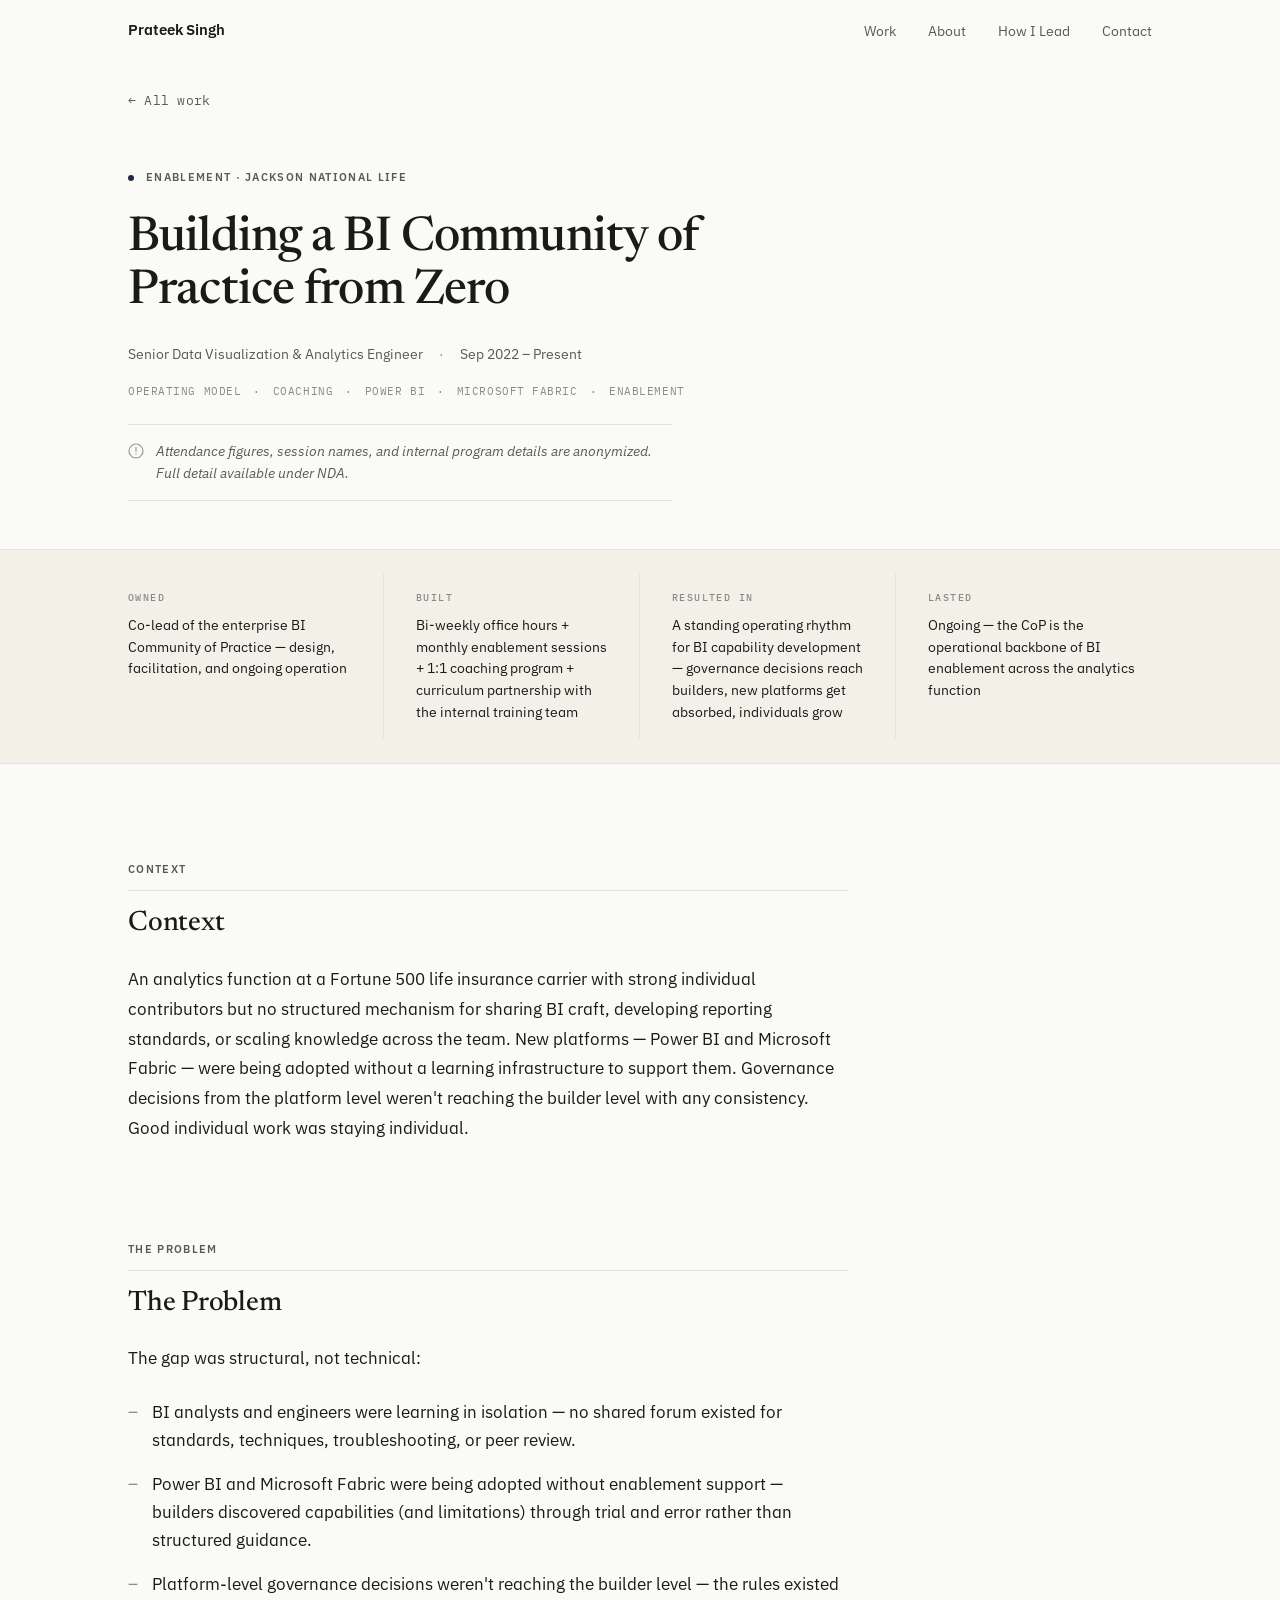
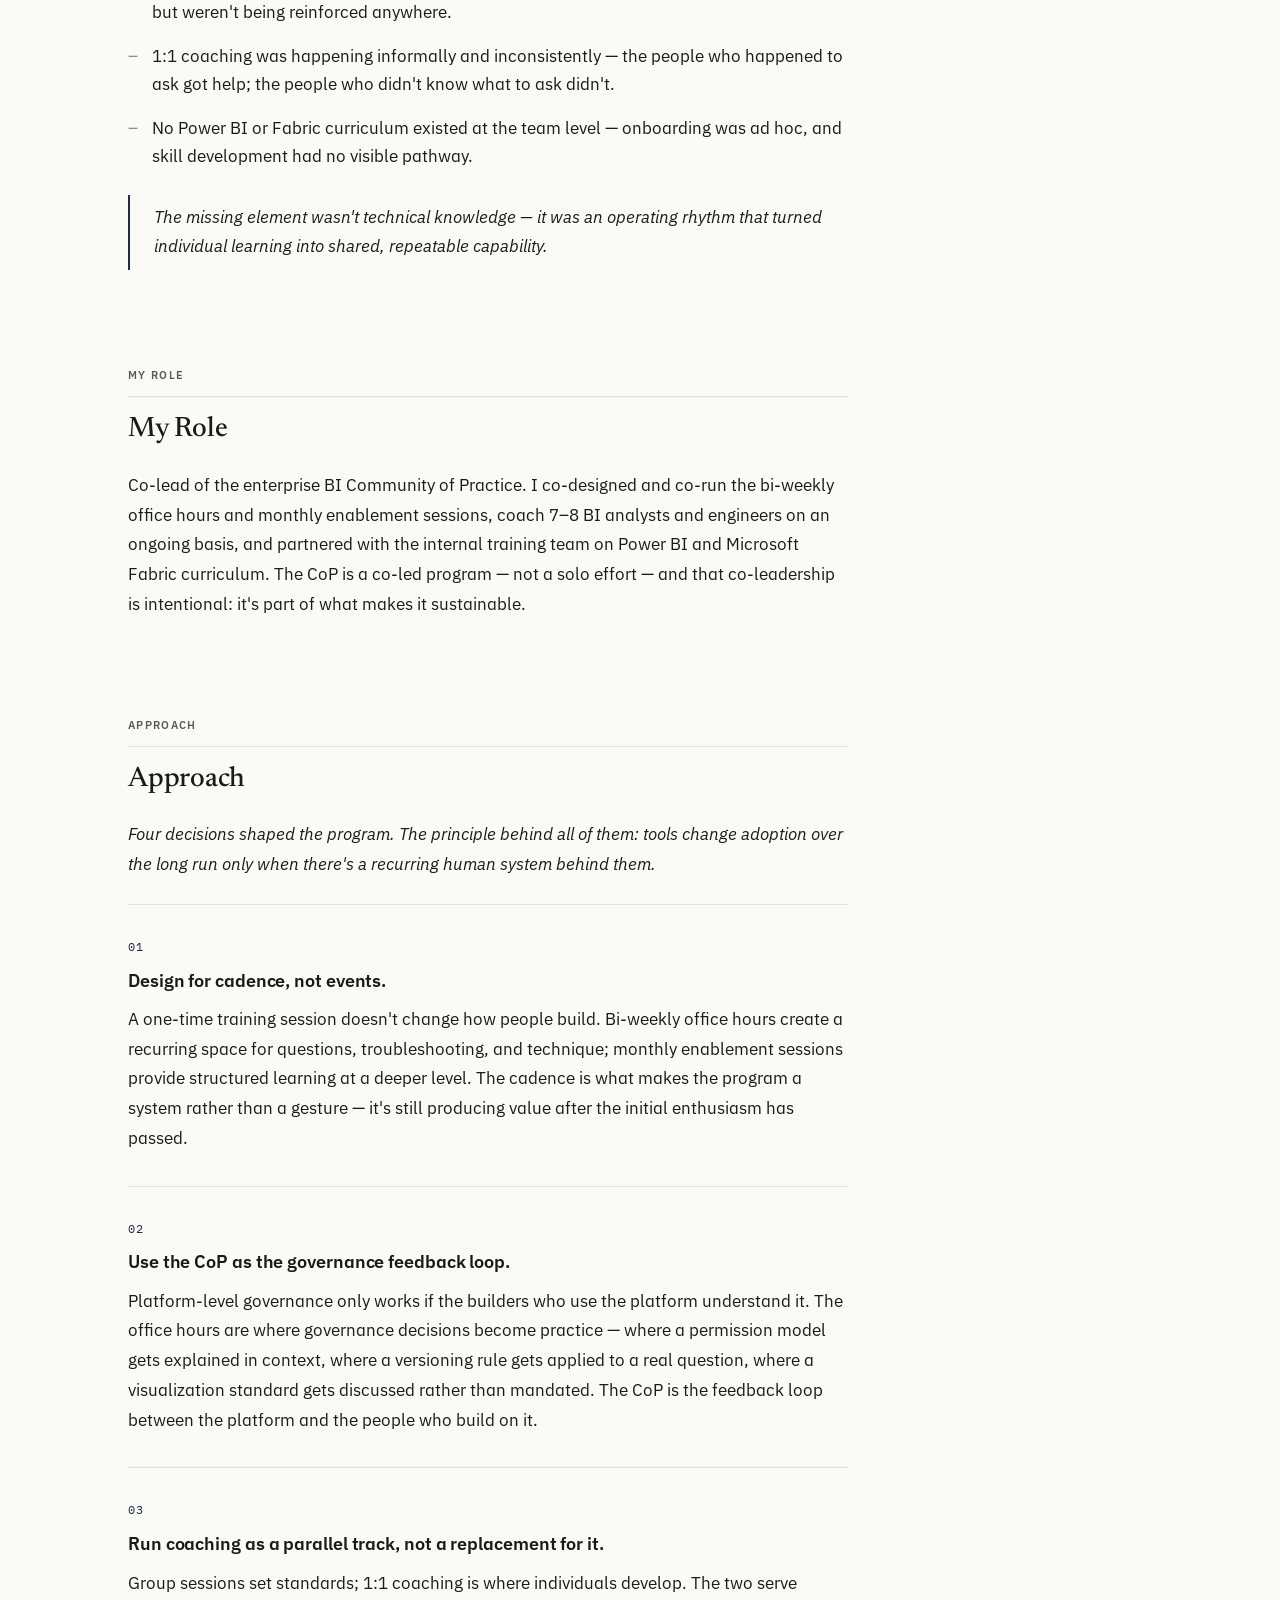
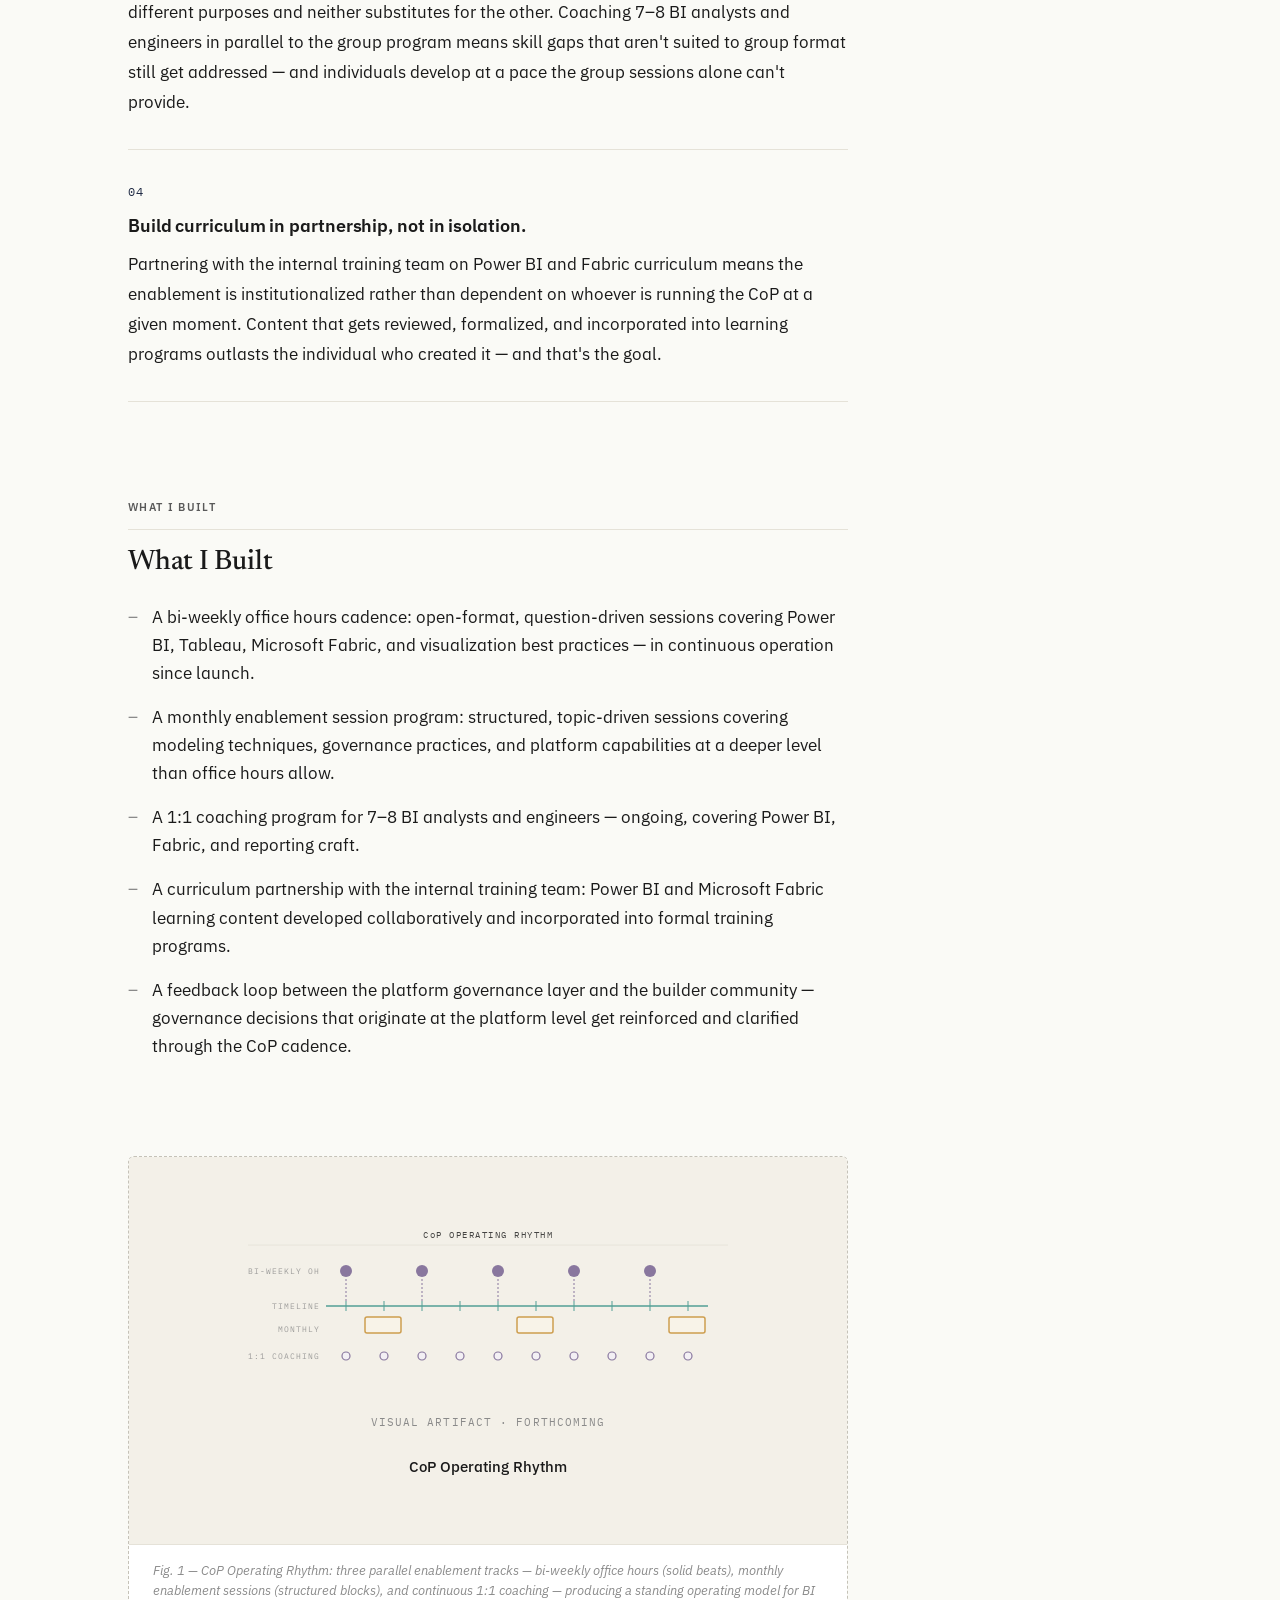
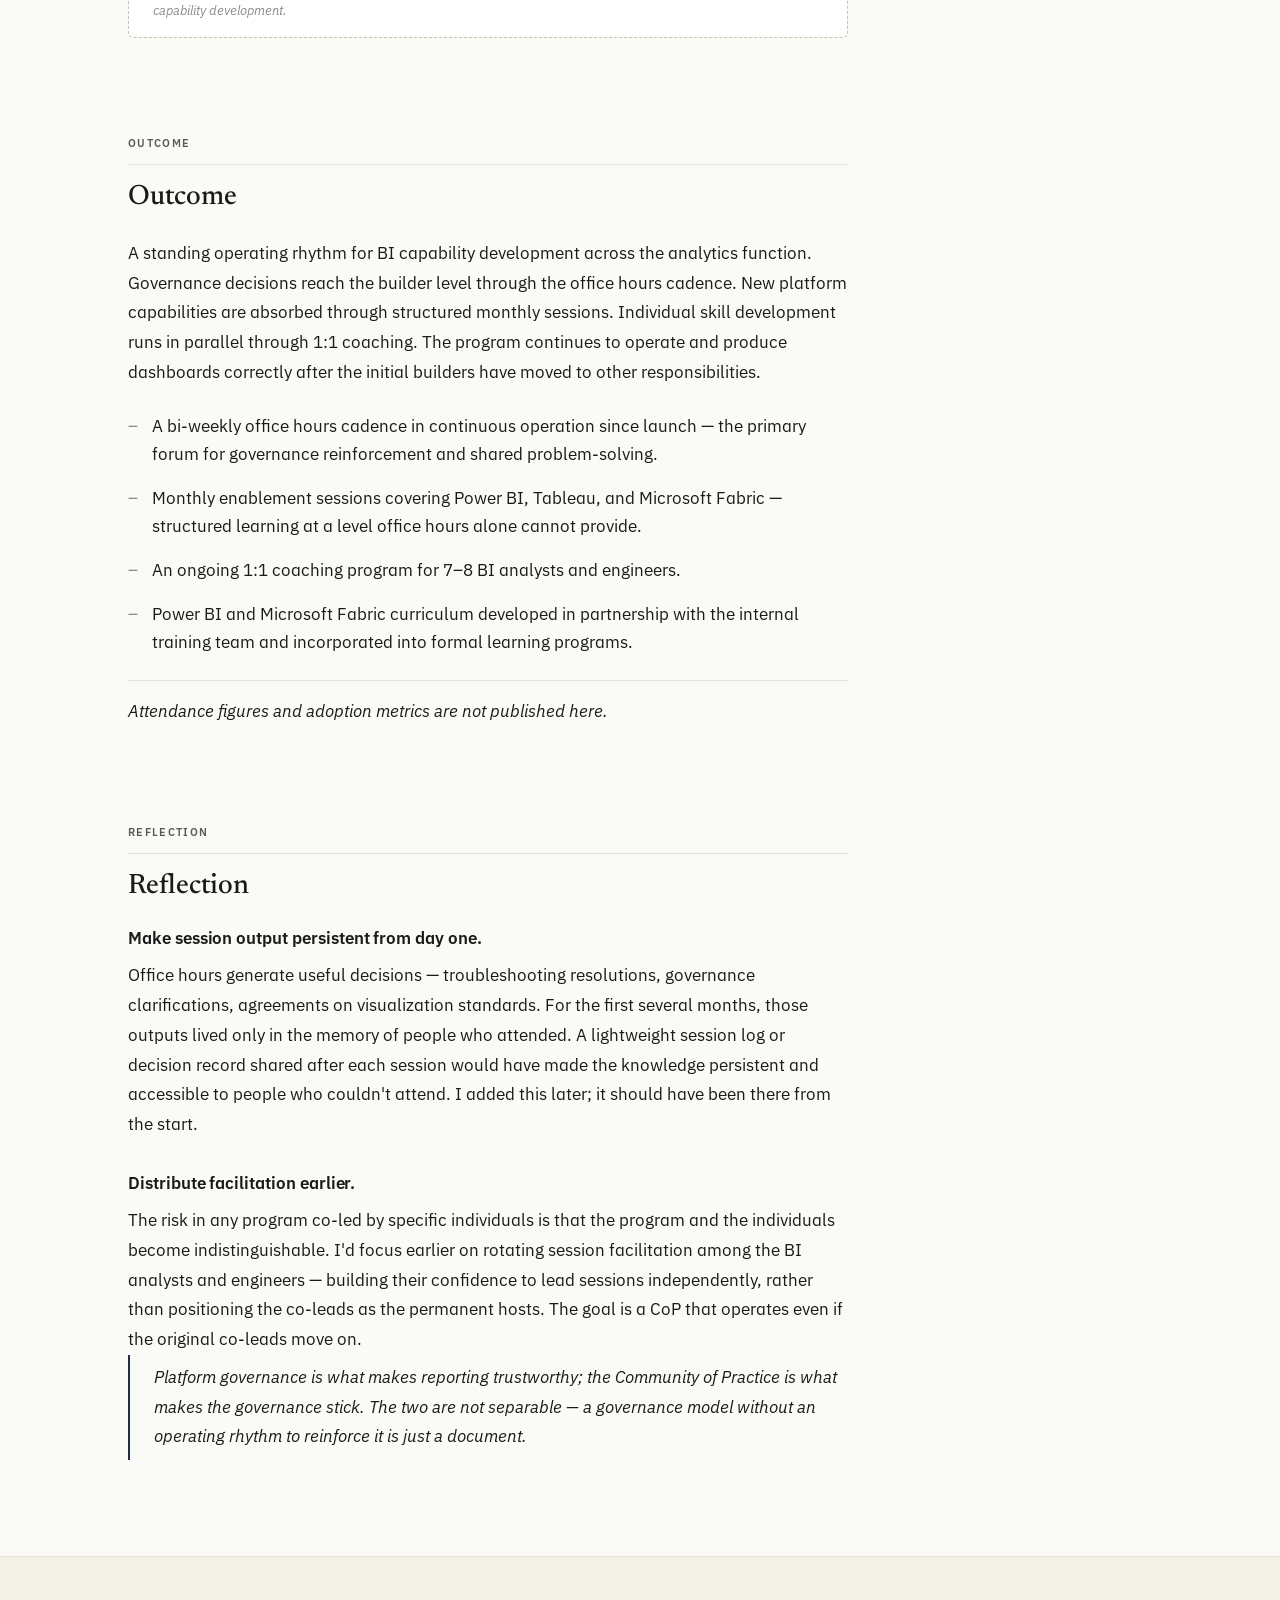
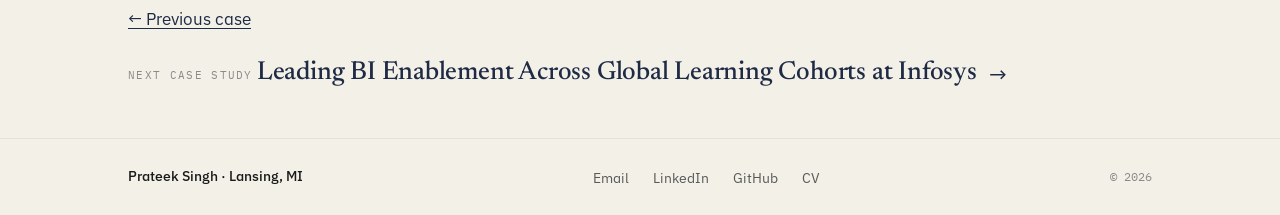
<file: work/bi-cop/index.html>
<!DOCTYPE html>
<html lang="en">
<head>
  <meta charset="UTF-8">
  <meta name="viewport" content="width=device-width, initial-scale=1.0">
  <title>Building a BI Community of Practice from Zero — Prateek Singh</title>
  <meta name="description" content="How bi-weekly office hours, monthly enablement sessions, ongoing 1:1 coaching, and a curriculum partnership with the internal training team became the operating rhythm for BI capability development across the analytics function.">

  <meta property="og:title" content="Building a BI Community of Practice from Zero — Prateek Singh">
  <meta property="og:description" content="Enablement case study. A standing CoP operating model — bi-weekly office hours, monthly sessions, 1:1 coaching, and Power BI / Fabric curriculum — as the mechanism for turning platform governance into shared, repeatable practice.">
  <meta property="og:type" content="article">

  <link rel="preconnect" href="https://fonts.googleapis.com">
  <link rel="preconnect" href="https://fonts.gstatic.com" crossorigin>
  <link href="https://fonts.googleapis.com/css2?family=Newsreader:ital,opsz,wght@0,6..72,400;0,6..72,500;0,6..72,600;1,6..72,400&family=IBM+Plex+Sans:wght@400;500;600;700&family=IBM+Plex+Mono:wght@400;500&display=swap" rel="stylesheet">

  <link rel="stylesheet" href="../../styles/tokens.css">
  <link rel="stylesheet" href="../../styles/base.css">
  <link rel="stylesheet" href="../../styles/layout.css">
  <link rel="stylesheet" href="../../styles/components.css">
  <link rel="stylesheet" href="../../styles/case-study.css">
</head>
<body>

  <a href="#main" class="skip-link">Skip to main content</a>

  <!-- ============================================================
       Navigation
       ============================================================ -->
  <header class="site-header">
    <nav class="site-nav" aria-label="Primary">
      <a href="../../" class="wordmark">Prateek Singh</a>
      <ul class="nav-links">
        <li><a href="../">Work</a></li>
        <li><a href="../../about/">About</a></li>
        <li><a href="../../#how-i-lead">How I Lead</a></li>
        <li><a href="../../#contact">Contact</a></li>
      </ul>
      <button type="button" class="nav-toggle" aria-label="Open navigation menu">Menu</button>
    </nav>
  </header>

  <main id="main">
    <article>

      <!-- ============================================================
           Back link
           ============================================================ -->
      <div class="cs-back-wrap">
        <div class="container">
          <a href="../" class="cs-back">All work</a>
        </div>
      </div>

      <!-- ============================================================
           Hero band
           ============================================================ -->
      <header class="cs-hero">
        <div class="container">
          <div class="cs-meta">
            <div class="category-badge">
              <span class="dot"></span>Enablement · Jackson National Life
            </div>
          </div>

          <h1 class="cs-title">Building a BI Community of Practice from Zero</h1>

          <div class="cs-details">
            <span class="detail">Senior Data Visualization &amp; Analytics Engineer</span>
            <span class="detail">Sep 2022 – Present</span>
          </div>

          <ul class="cs-tags" aria-label="Case study tags">
            <li>Operating Model</li>
            <li>Coaching</li>
            <li>Power BI</li>
            <li>Microsoft Fabric</li>
            <li>Enablement</li>
          </ul>

          <div class="cs-confidentiality" role="note">
            <svg width="16" height="16" viewBox="0 0 16 16" fill="none" aria-hidden="true" focusable="false">
              <circle cx="8" cy="8" r="7" stroke="currentColor" stroke-width="1.2"/>
              <path d="M8 4.5V8.5" stroke="currentColor" stroke-width="1.2" stroke-linecap="round"/>
              <circle cx="8" cy="11" r="0.65" fill="currentColor"/>
            </svg>
            <span>Attendance figures, session names, and internal program details are anonymized. Full detail available under NDA.</span>
          </div>
        </div>
      </header>


      <!-- ============================================================
           TL;DR strip
           ============================================================ -->
      <section class="cs-tldr" aria-label="Case study at a glance">
        <div class="container">
          <div class="cs-tldr-grid">

            <div class="cs-tldr-item">
              <span class="cs-tldr-label">Owned</span>
              <p class="cs-tldr-value">Co-lead of the enterprise BI Community of Practice — design, facilitation, and ongoing operation</p>
            </div>

            <div class="cs-tldr-item">
              <span class="cs-tldr-label">Built</span>
              <p class="cs-tldr-value">Bi-weekly office hours + monthly enablement sessions + 1:1 coaching program + curriculum partnership with the internal training team</p>
            </div>

            <div class="cs-tldr-item">
              <span class="cs-tldr-label">Resulted in</span>
              <p class="cs-tldr-value">A standing operating rhythm for BI capability development — governance decisions reach builders, new platforms get absorbed, individuals grow</p>
            </div>

            <div class="cs-tldr-item">
              <span class="cs-tldr-label">Lasted</span>
              <p class="cs-tldr-value">Ongoing — the CoP is the operational backbone of BI enablement across the analytics function</p>
            </div>

          </div>
        </div>
      </section>


      <!-- ============================================================
           Prose body
           ============================================================ -->
      <div class="cs-prose-wrap">
        <div class="container">
          <div class="cs-prose">


            <!-- Context -->
            <section class="cs-section" aria-labelledby="cs-context">
              <span class="cs-section-label">Context</span>
              <h2 class="cs-section-heading" id="cs-context">Context</h2>

              <p>An analytics function at a Fortune 500 life insurance carrier with strong individual contributors but no structured mechanism for sharing BI craft, developing reporting standards, or scaling knowledge across the team. New platforms — Power BI and Microsoft Fabric — were being adopted without a learning infrastructure to support them. Governance decisions from the platform level weren't reaching the builder level with any consistency. Good individual work was staying individual.</p>
            </section>


            <!-- The Problem -->
            <section class="cs-section" aria-labelledby="cs-problem">
              <span class="cs-section-label">The Problem</span>
              <h2 class="cs-section-heading" id="cs-problem">The Problem</h2>

              <p>The gap was structural, not technical:</p>

              <ul class="cs-problem-list">
                <li>BI analysts and engineers were learning in isolation — no shared forum existed for standards, techniques, troubleshooting, or peer review.</li>
                <li>Power BI and Microsoft Fabric were being adopted without enablement support — builders discovered capabilities (and limitations) through trial and error rather than structured guidance.</li>
                <li>Platform-level governance decisions weren't reaching the builder level — the rules existed but weren't being reinforced anywhere.</li>
                <li>1:1 coaching was happening informally and inconsistently — the people who happened to ask got help; the people who didn't know what to ask didn't.</li>
                <li>No Power BI or Fabric curriculum existed at the team level — onboarding was ad hoc, and skill development had no visible pathway.</li>
              </ul>

              <p class="cs-hinge">The missing element wasn't technical knowledge — it was an operating rhythm that turned individual learning into shared, repeatable capability.</p>
            </section>


            <!-- My Role -->
            <section class="cs-section" aria-labelledby="cs-role">
              <span class="cs-section-label">My Role</span>
              <h2 class="cs-section-heading" id="cs-role">My Role</h2>

              <p>Co-lead of the enterprise BI Community of Practice. I co-designed and co-run the bi-weekly office hours and monthly enablement sessions, coach 7–8 BI analysts and engineers on an ongoing basis, and partnered with the internal training team on Power BI and Microsoft Fabric curriculum. The CoP is a co-led program — not a solo effort — and that co-leadership is intentional: it's part of what makes it sustainable.</p>
            </section>


            <!-- Approach -->
            <section class="cs-section" aria-labelledby="cs-approach">
              <span class="cs-section-label">Approach</span>
              <h2 class="cs-section-heading" id="cs-approach">Approach</h2>

              <p class="cs-approach-intro">Four decisions shaped the program. The principle behind all of them: <em>tools change adoption over the long run only when there's a recurring human system behind them.</em></p>

              <ul class="cs-decisions">

                <li class="cs-decision">
                  <span class="cs-decision-num">01</span>
                  <h3 class="cs-decision-title">Design for cadence, not events.</h3>
                  <p class="cs-decision-body">A one-time training session doesn't change how people build. Bi-weekly office hours create a recurring space for questions, troubleshooting, and technique; monthly enablement sessions provide structured learning at a deeper level. The cadence is what makes the program a system rather than a gesture — it's still producing value after the initial enthusiasm has passed.</p>
                </li>

                <li class="cs-decision">
                  <span class="cs-decision-num">02</span>
                  <h3 class="cs-decision-title">Use the CoP as the governance feedback loop.</h3>
                  <p class="cs-decision-body">Platform-level governance only works if the builders who use the platform understand it. The office hours are where governance decisions become practice — where a permission model gets explained in context, where a versioning rule gets applied to a real question, where a visualization standard gets discussed rather than mandated. The CoP is the feedback loop between the platform and the people who build on it.</p>
                </li>

                <li class="cs-decision">
                  <span class="cs-decision-num">03</span>
                  <h3 class="cs-decision-title">Run coaching as a parallel track, not a replacement for it.</h3>
                  <p class="cs-decision-body">Group sessions set standards; 1:1 coaching is where individuals develop. The two serve different purposes and neither substitutes for the other. Coaching 7–8 BI analysts and engineers in parallel to the group program means skill gaps that aren't suited to group format still get addressed — and individuals develop at a pace the group sessions alone can't provide.</p>
                </li>

                <li class="cs-decision">
                  <span class="cs-decision-num">04</span>
                  <h3 class="cs-decision-title">Build curriculum in partnership, not in isolation.</h3>
                  <p class="cs-decision-body">Partnering with the internal training team on Power BI and Fabric curriculum means the enablement is institutionalized rather than dependent on whoever is running the CoP at a given moment. Content that gets reviewed, formalized, and incorporated into learning programs outlasts the individual who created it — and that's the goal.</p>
                </li>

              </ul>
            </section>


            <!-- What I Built -->
            <section class="cs-section" aria-labelledby="cs-built">
              <span class="cs-section-label">What I Built</span>
              <h2 class="cs-section-heading" id="cs-built">What I Built</h2>

              <ul class="cs-built-list">
                <li>A bi-weekly office hours cadence: open-format, question-driven sessions covering Power BI, Tableau, Microsoft Fabric, and visualization best practices — in continuous operation since launch.</li>
                <li>A monthly enablement session program: structured, topic-driven sessions covering modeling techniques, governance practices, and platform capabilities at a deeper level than office hours allow.</li>
                <li>A 1:1 coaching program for 7–8 BI analysts and engineers — ongoing, covering Power BI, Fabric, and reporting craft.</li>
                <li>A curriculum partnership with the internal training team: Power BI and Microsoft Fabric learning content developed collaboratively and incorporated into formal training programs.</li>
                <li>A feedback loop between the platform governance layer and the builder community — governance decisions that originate at the platform level get reinforced and clarified through the CoP cadence.</li>
              </ul>
            </section>


            <!-- Visual Artifact (placeholder) -->
            <figure class="cs-artifact" aria-label="Visual artifact placeholder — CoP Operating Rhythm">
              <div class="cs-artifact-placeholder">

                <svg viewBox="0 0 480 168" xmlns="http://www.w3.org/2000/svg"
                     role="img" aria-labelledby="ph5-title ph5-desc"
                     style="width:100%;max-width:480px;height:auto;display:block;">

                  <title id="ph5-title">Placeholder — CoP Operating Rhythm cadence diagram</title>
                  <desc id="ph5-desc">Abstract cadence diagram showing three parallel tracks: bi-weekly office hours (filled dots above the timeline at every other interval), monthly enablement sessions (larger open blocks at monthly beats), and ongoing 1:1 coaching (open circles at every interval below the timeline).</desc>

                  <style>
                    .ph5-hdr  { fill: var(--paper-warm, #F3F0E8); }
                    .ph5-rule { stroke: var(--rule, #E5E2D8); stroke-width: 1; fill: none; }
                    /* Timeline: teal — data/flow rhythm */
                    .ph5-tl   { stroke: var(--viz-teal, #2A8C82); stroke-width: 1.5; fill: none; }
                    .ph5-tick { stroke: var(--viz-teal, #2A8C82); stroke-width: 1; fill: none; }
                    /* Office hours drops: plum — people/enablement */
                    .ph5-dsh  { stroke: var(--viz-plum, #6F5A8C); stroke-width: 1; stroke-dasharray: 2 2; fill: none; }
                    .ph5-dot  { fill: var(--viz-plum, #6F5A8C); }
                    .ph5-cdot { fill: var(--viz-plum-soft, #F3F0F8); stroke: var(--viz-plum, #6F5A8C); stroke-width: 1.2; }
                    /* Monthly enablement boxes: amber — decision/structured learning */
                    .ph5-box  { fill: var(--viz-amber-soft, #FAF4E8); stroke: var(--viz-amber, #C58A2A); stroke-width: 1.5; }
                    .ph5-col  { font-family: 'IBM Plex Mono', monospace; font-size: 9px; letter-spacing: 1.5px; fill: var(--ink, #1A1A1A); text-anchor: middle; dominant-baseline: central; }
                    .ph5-trk  { font-family: 'IBM Plex Mono', monospace; font-size: 8px; letter-spacing: 1px; fill: var(--ink-faint, #8A8A8A); text-anchor: end; dominant-baseline: central; }
                  </style>

                  <rect x="0" y="0" width="480" height="24" class="ph5-hdr"/>
                  <line x1="0" y1="24" x2="480" y2="24" class="ph5-rule"/>
                  <text x="240" y="13" class="ph5-col">CoP OPERATING RHYTHM</text>

                  <!-- Track labels -->
                  <text x="72" y="50"  class="ph5-trk">BI-WEEKLY OH</text>
                  <text x="72" y="85"  class="ph5-trk">TIMELINE</text>
                  <text x="72" y="108" class="ph5-trk">MONTHLY</text>
                  <text x="72" y="135" class="ph5-trk">1:1 COACHING</text>

                  <!-- Timeline baseline -->
                  <line x1="78" y1="85" x2="460" y2="85" class="ph5-tl"/>

                  <!-- Week tick marks -->
                  <line x1="98"  y1="80" x2="98"  y2="90" class="ph5-tick"/>
                  <line x1="136" y1="80" x2="136" y2="90" class="ph5-tick"/>
                  <line x1="174" y1="80" x2="174" y2="90" class="ph5-tick"/>
                  <line x1="212" y1="80" x2="212" y2="90" class="ph5-tick"/>
                  <line x1="250" y1="80" x2="250" y2="90" class="ph5-tick"/>
                  <line x1="288" y1="80" x2="288" y2="90" class="ph5-tick"/>
                  <line x1="326" y1="80" x2="326" y2="90" class="ph5-tick"/>
                  <line x1="364" y1="80" x2="364" y2="90" class="ph5-tick"/>
                  <line x1="402" y1="80" x2="402" y2="90" class="ph5-tick"/>
                  <line x1="440" y1="80" x2="440" y2="90" class="ph5-tick"/>

                  <!-- Bi-weekly OH: filled dots + dashed connectors -->
                  <line x1="98"  y1="58" x2="98"  y2="80" class="ph5-dsh"/>
                  <line x1="174" y1="58" x2="174" y2="80" class="ph5-dsh"/>
                  <line x1="250" y1="58" x2="250" y2="80" class="ph5-dsh"/>
                  <line x1="326" y1="58" x2="326" y2="80" class="ph5-dsh"/>
                  <line x1="402" y1="58" x2="402" y2="80" class="ph5-dsh"/>
                  <circle cx="98"  cy="50" r="6" class="ph5-dot"/>
                  <circle cx="174" cy="50" r="6" class="ph5-dot"/>
                  <circle cx="250" cy="50" r="6" class="ph5-dot"/>
                  <circle cx="326" cy="50" r="6" class="ph5-dot"/>
                  <circle cx="402" cy="50" r="6" class="ph5-dot"/>

                  <!-- Monthly enablement: larger open rects -->
                  <rect x="117" y="96" width="36" height="16" rx="2" class="ph5-box"/>
                  <rect x="269" y="96" width="36" height="16" rx="2" class="ph5-box"/>
                  <rect x="421" y="96" width="36" height="16" rx="2" class="ph5-box"/>

                  <!-- 1:1 coaching: open circles, continuous -->
                  <circle cx="98"  cy="135" r="4" class="ph5-cdot"/>
                  <circle cx="136" cy="135" r="4" class="ph5-cdot"/>
                  <circle cx="174" cy="135" r="4" class="ph5-cdot"/>
                  <circle cx="212" cy="135" r="4" class="ph5-cdot"/>
                  <circle cx="250" cy="135" r="4" class="ph5-cdot"/>
                  <circle cx="288" cy="135" r="4" class="ph5-cdot"/>
                  <circle cx="326" cy="135" r="4" class="ph5-cdot"/>
                  <circle cx="364" cy="135" r="4" class="ph5-cdot"/>
                  <circle cx="402" cy="135" r="4" class="ph5-cdot"/>
                  <circle cx="440" cy="135" r="4" class="ph5-cdot"/>

                </svg>

                <p class="artifact-phase">Visual Artifact · Forthcoming</p>
                <p class="artifact-label">CoP Operating Rhythm</p>

              </div>
              <figcaption>Fig. 1 — CoP Operating Rhythm: three parallel enablement tracks — bi-weekly office hours (solid beats), monthly enablement sessions (structured blocks), and continuous 1:1 coaching — producing a standing operating model for BI capability development.</figcaption>
            </figure>


            <!-- Outcome -->
            <section class="cs-section" aria-labelledby="cs-outcome">
              <span class="cs-section-label">Outcome</span>
              <h2 class="cs-section-heading" id="cs-outcome">Outcome</h2>

              <p>A standing operating rhythm for BI capability development across the analytics function. Governance decisions reach the builder level through the office hours cadence. New platform capabilities are absorbed through structured monthly sessions. Individual skill development runs in parallel through 1:1 coaching. The program continues to operate and produce dashboards correctly after the initial builders have moved to other responsibilities.</p>

              <ul class="cs-outcome-list">
                <li>A bi-weekly office hours cadence in continuous operation since launch — the primary forum for governance reinforcement and shared problem-solving.</li>
                <li>Monthly enablement sessions covering Power BI, Tableau, and Microsoft Fabric — structured learning at a level office hours alone cannot provide.</li>
                <li>An ongoing 1:1 coaching program for 7–8 BI analysts and engineers.</li>
                <li>Power BI and Microsoft Fabric curriculum developed in partnership with the internal training team and incorporated into formal learning programs.</li>
              </ul>

              <p class="cs-outcome-note">Attendance figures and adoption metrics are not published here.</p>
            </section>


            <!-- Reflection -->
            <section class="cs-section" aria-labelledby="cs-reflection">
              <span class="cs-section-label">Reflection</span>
              <h2 class="cs-section-heading" id="cs-reflection">Reflection</h2>

              <div class="cs-reflection-item">
                <h3 class="cs-reflection-title">Make session output persistent from day one.</h3>
                <p>Office hours generate useful decisions — troubleshooting resolutions, governance clarifications, agreements on visualization standards. For the first several months, those outputs lived only in the memory of people who attended. A lightweight session log or decision record shared after each session would have made the knowledge persistent and accessible to people who couldn't attend. I added this later; it should have been there from the start.</p>
              </div>

              <div class="cs-reflection-item">
                <h3 class="cs-reflection-title">Distribute facilitation earlier.</h3>
                <p>The risk in any program co-led by specific individuals is that the program and the individuals become indistinguishable. I'd focus earlier on rotating session facilitation among the BI analysts and engineers — building their confidence to lead sessions independently, rather than positioning the co-leads as the permanent hosts. The goal is a CoP that operates even if the original co-leads move on.</p>
              </div>

              <p class="cs-lesson">Platform governance is what makes reporting trustworthy; the Community of Practice is what makes the governance stick. The two are not separable — a governance model without an operating rhythm to reinforce it is just a document.</p>
            </section>


          </div><!-- /.cs-prose -->
        </div><!-- /.container -->
      </div><!-- /.cs-prose-wrap -->

    </article>
  </main>


  <!-- ============================================================
       Case navigation
       ============================================================ -->
  <nav class="cs-next" aria-label="Case study navigation">
    <div class="container">
      <div class="cs-next-inner">
        <a href="../executive-budget/" class="back-to-work">← Previous case</a>
        <div>
          <span class="cs-next-label">Next case study</span>
          <a href="../infosys-training-leadership/" class="cs-next-link">
            Leading BI Enablement Across Global Learning Cohorts at Infosys
            <span class="arrow" aria-hidden="true">→</span>
          </a>
        </div>
      </div>
    </div>
  </nav>


  <!-- ============================================================
       Footer
       ============================================================ -->
  <footer class="site-footer">
    <div class="container site-footer-inner">
      <span class="footer-identity">Prateek Singh · Lansing, MI</span>
      <ul class="footer-links">
        <li><a href="mailto:prateek.singh22@outlook.com">Email</a></li>
        <li><a href="https://www.linkedin.com/in/prateeksingh22" target="_blank" rel="noopener noreferrer">LinkedIn</a></li>
        <li><a href="https://github.com/prateeks-viz" target="_blank" rel="noopener noreferrer">GitHub</a></li>
        <li><a href="../../cv/Prateek_Singh_Resume.pdf">CV</a></li>
      </ul>
      <span class="footer-year">© 2026</span>
    </div>
  </footer>

  <script src="../../js/nav.js" defer></script>
</body>
</html>
</file>
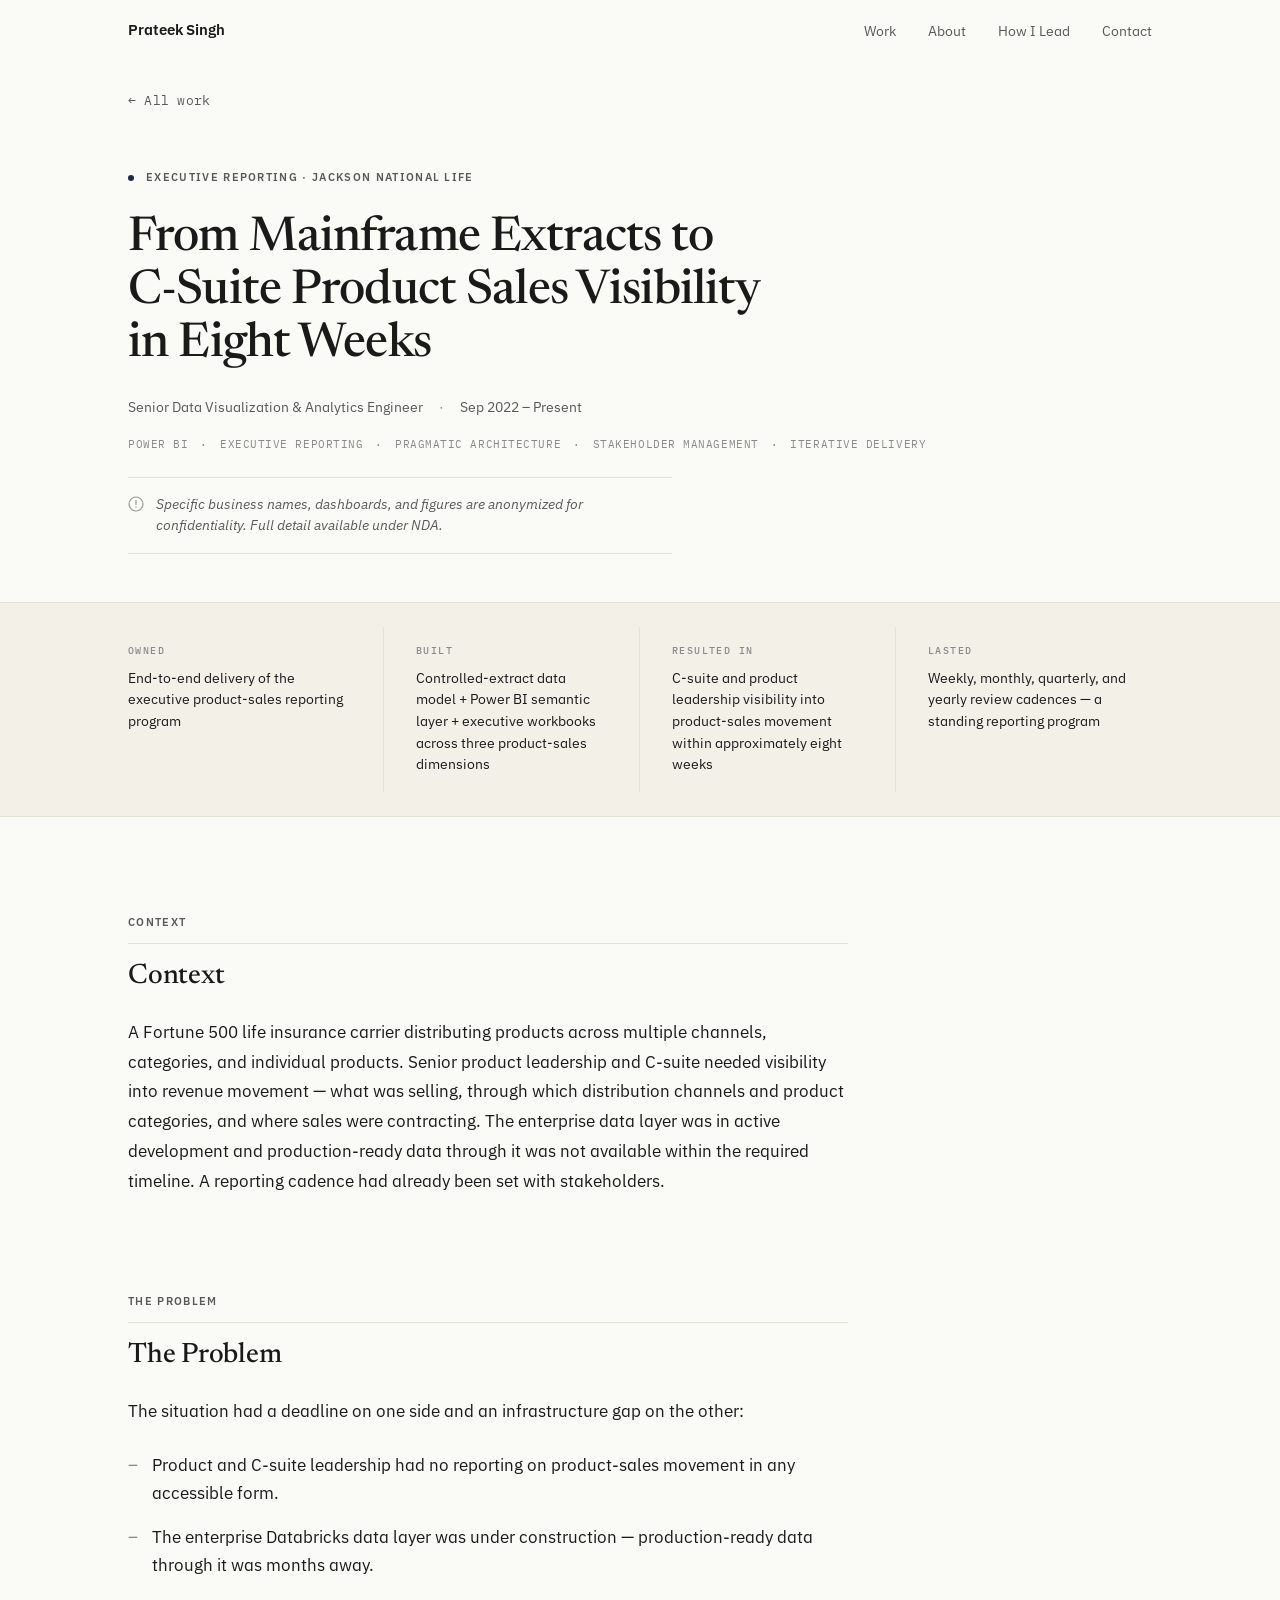
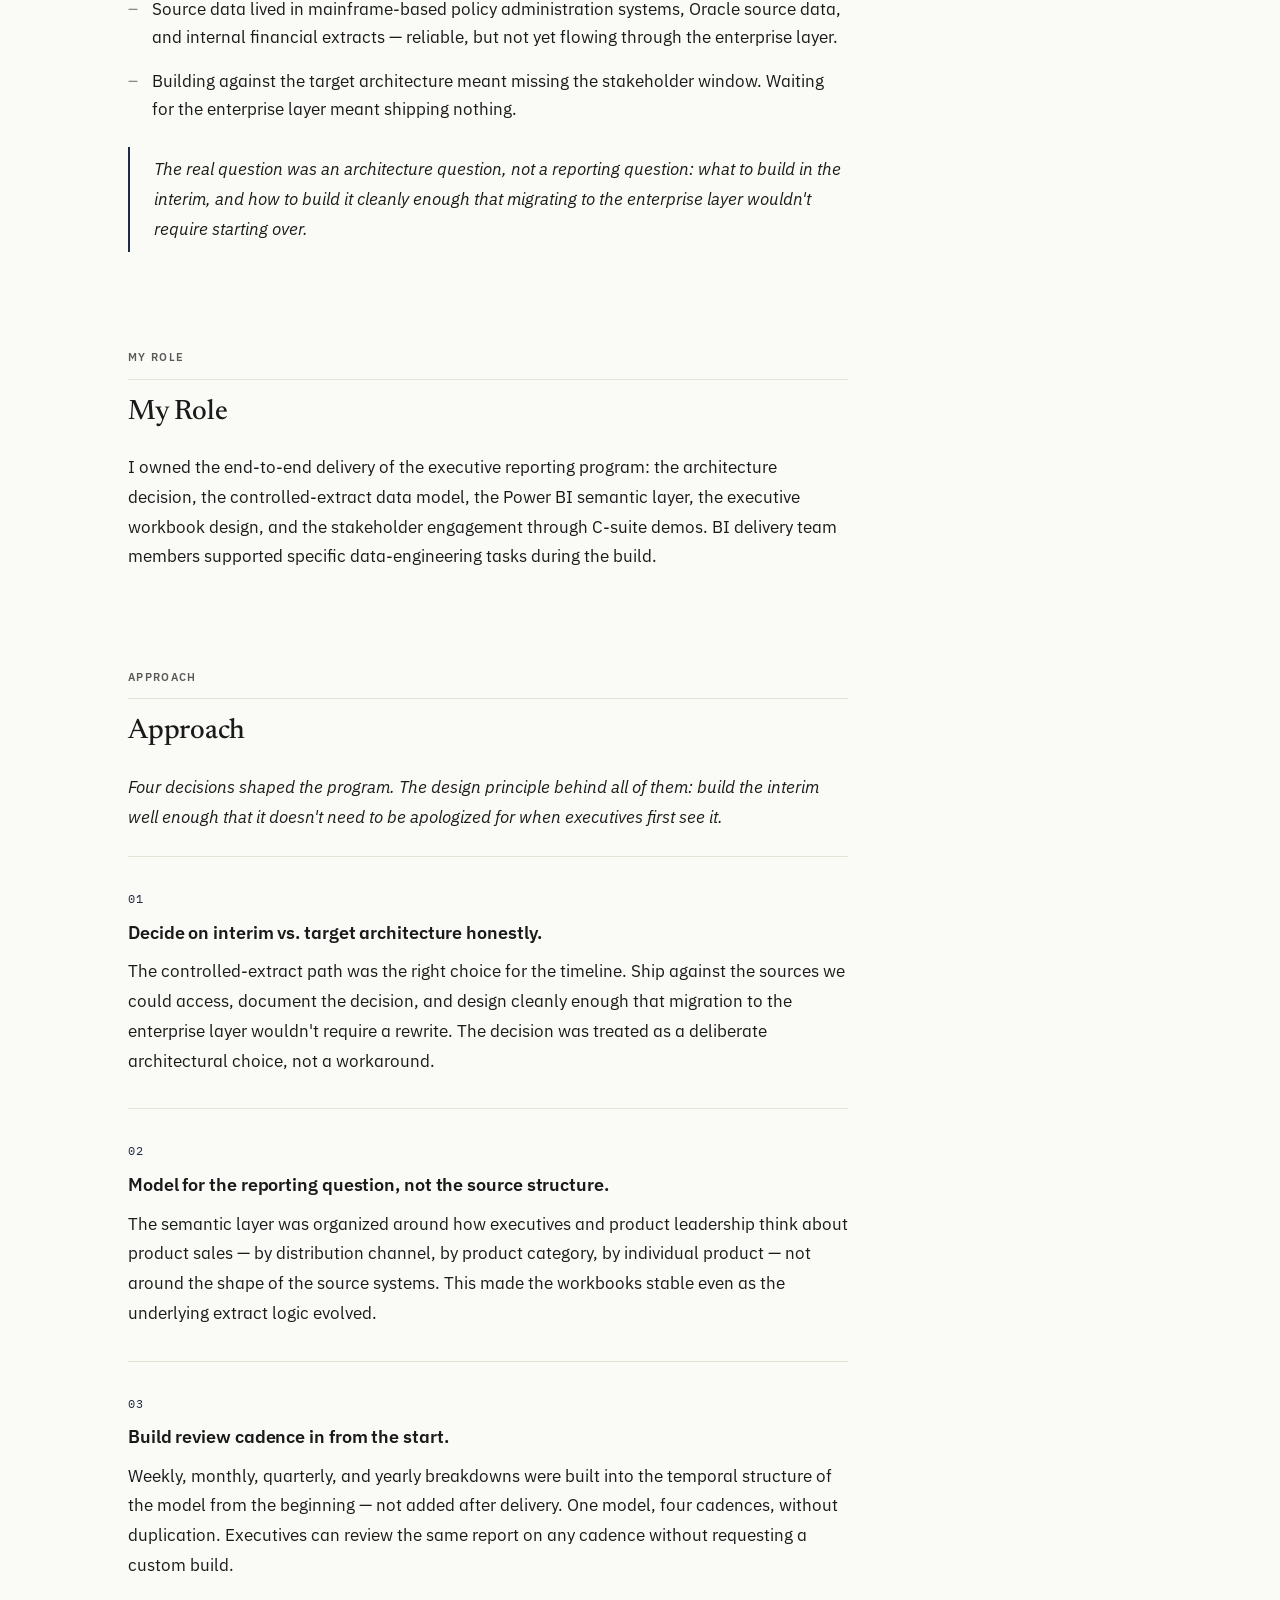
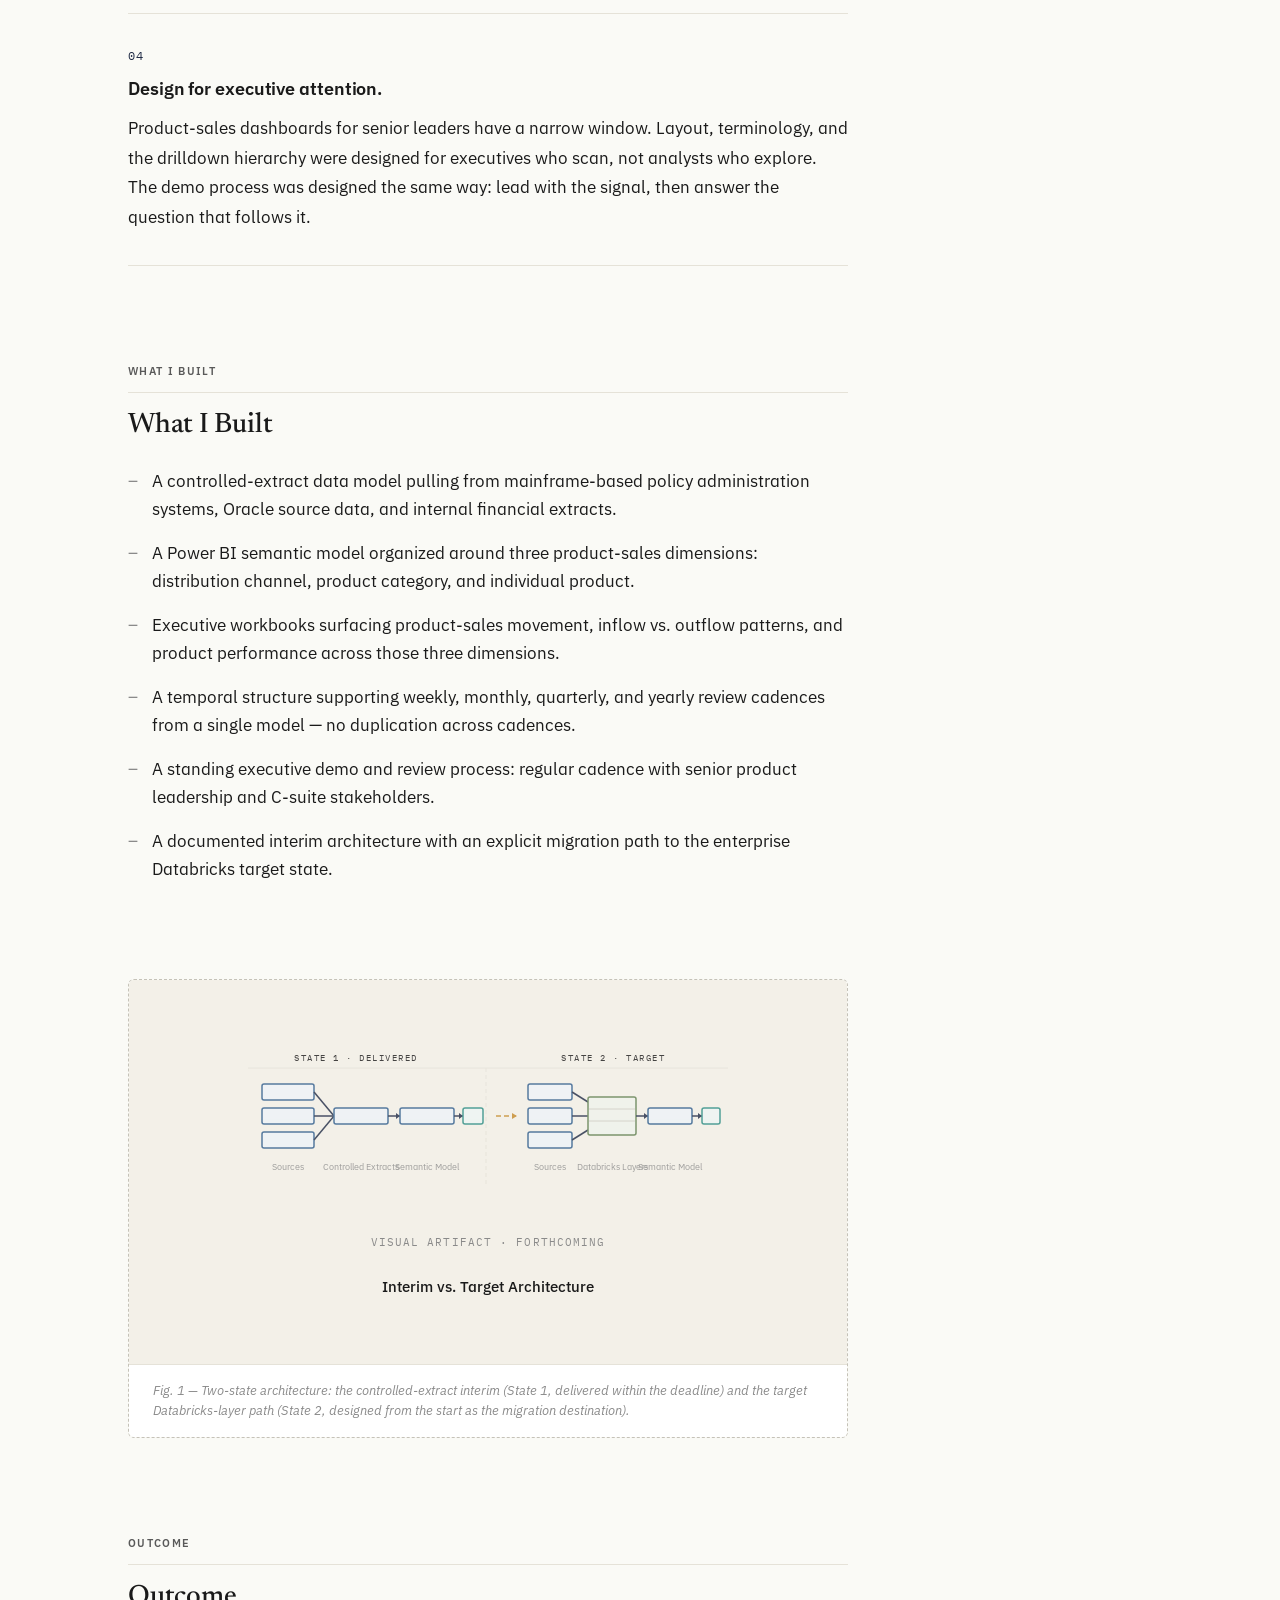
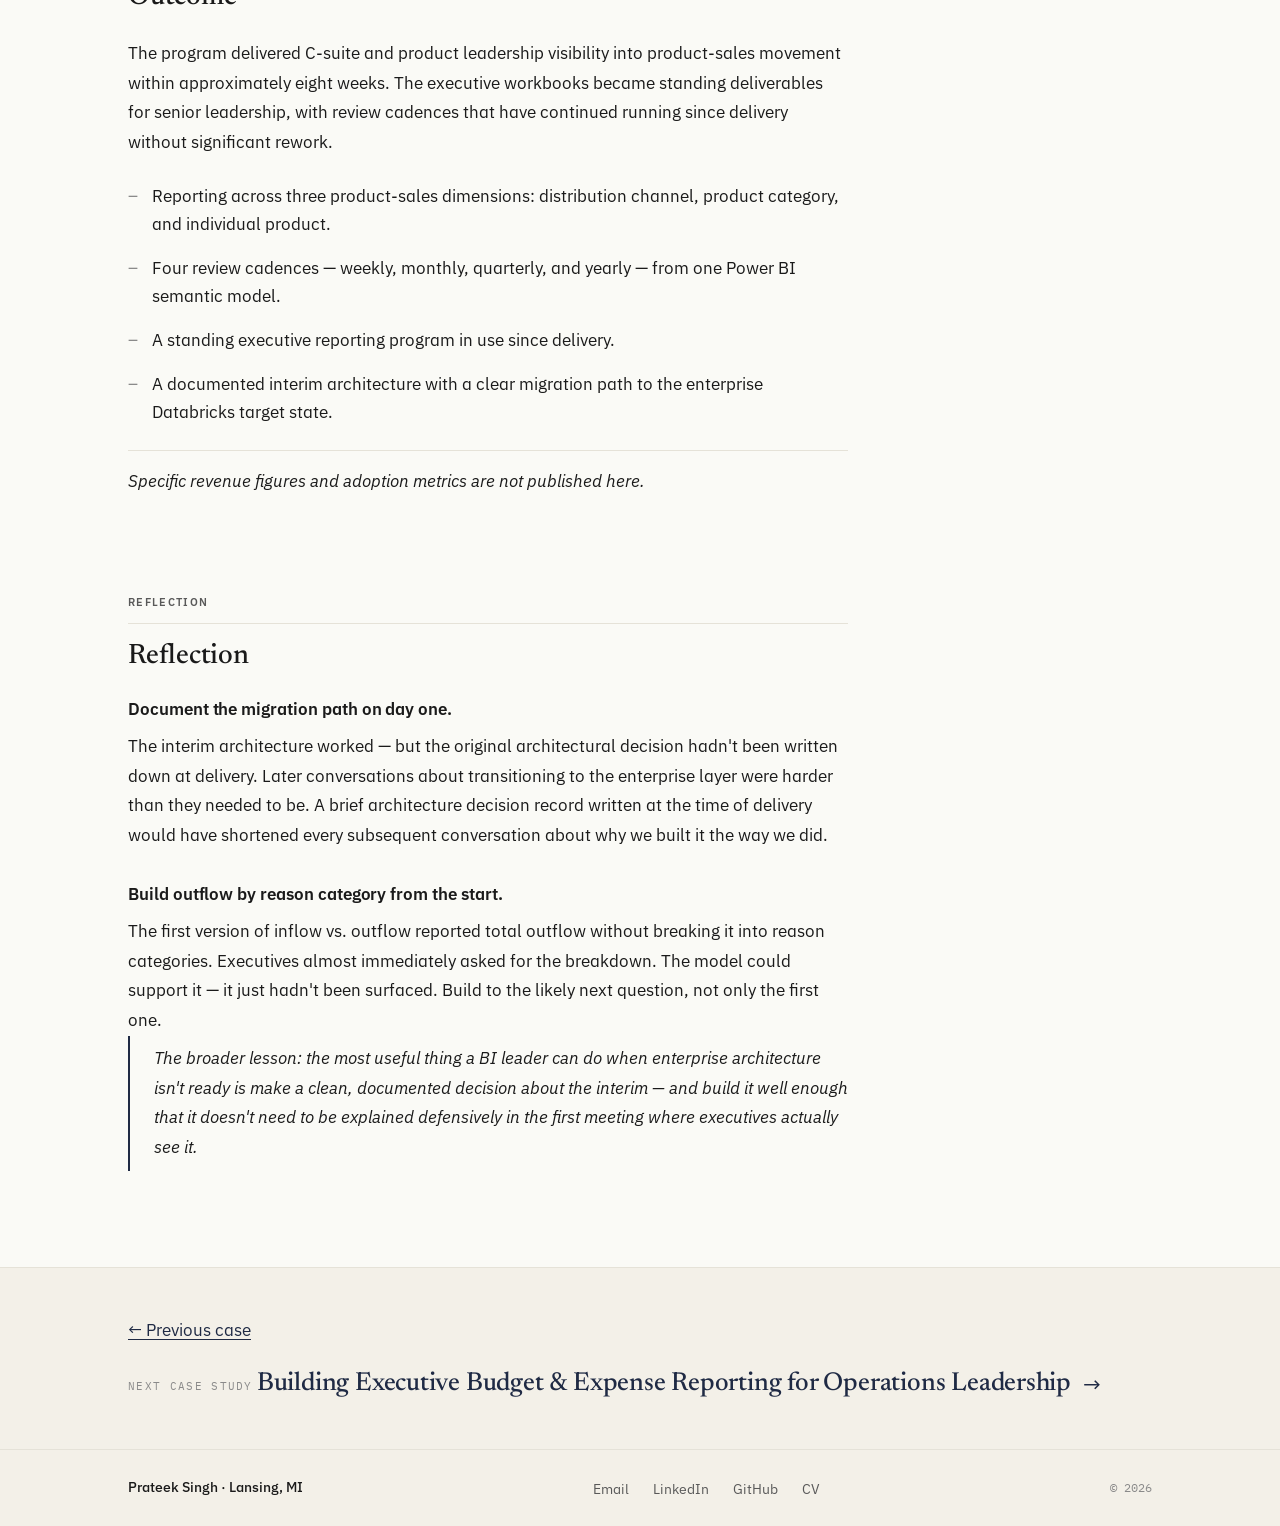
<file: work/c-suite-product-sales/index.html>
<!DOCTYPE html>
<html lang="en">
<head>
  <meta charset="UTF-8">
  <meta name="viewport" content="width=device-width, initial-scale=1.0">
  <title>Eight-Week C-Suite Product Sales Visibility — Prateek Singh</title>
  <meta name="description" content="How a controlled-extract data model and Power BI semantic layer delivered executive product-sales reporting to C-suite and product leadership within approximately eight weeks, while enterprise data infrastructure was still in development.">

  <meta property="og:title" content="From Mainframe Extracts to C-Suite Product Sales Visibility in Eight Weeks — Prateek Singh">
  <meta property="og:description" content="Executive Reporting case study. Pragmatic architecture decision, Power BI semantic model across three product-sales dimensions, and four review cadences from a single model.">
  <meta property="og:type" content="article">

  <link rel="preconnect" href="https://fonts.googleapis.com">
  <link rel="preconnect" href="https://fonts.gstatic.com" crossorigin>
  <link href="https://fonts.googleapis.com/css2?family=Newsreader:ital,opsz,wght@0,6..72,400;0,6..72,500;0,6..72,600;1,6..72,400&family=IBM+Plex+Sans:wght@400;500;600;700&family=IBM+Plex+Mono:wght@400;500&display=swap" rel="stylesheet">

  <link rel="stylesheet" href="../../styles/tokens.css">
  <link rel="stylesheet" href="../../styles/base.css">
  <link rel="stylesheet" href="../../styles/layout.css">
  <link rel="stylesheet" href="../../styles/components.css">
  <link rel="stylesheet" href="../../styles/case-study.css">
</head>
<body>

  <a href="#main" class="skip-link">Skip to main content</a>

  <!-- ============================================================
       Navigation
       ============================================================ -->
  <header class="site-header">
    <nav class="site-nav" aria-label="Primary">
      <a href="../../" class="wordmark">Prateek Singh</a>
      <ul class="nav-links">
        <li><a href="../">Work</a></li>
        <li><a href="../../about/">About</a></li>
        <li><a href="../../#how-i-lead">How I Lead</a></li>
        <li><a href="../../#contact">Contact</a></li>
      </ul>
      <button type="button" class="nav-toggle" aria-label="Open navigation menu">Menu</button>
    </nav>
  </header>

  <main id="main">
    <article>

      <!-- ============================================================
           Back link
           ============================================================ -->
      <div class="cs-back-wrap">
        <div class="container">
          <a href="../" class="cs-back">All work</a>
        </div>
      </div>

      <!-- ============================================================
           Hero band
           ============================================================ -->
      <header class="cs-hero">
        <div class="container">
          <div class="cs-meta">
            <div class="category-badge">
              <span class="dot"></span>Executive Reporting · Jackson National Life
            </div>
          </div>

          <h1 class="cs-title">From Mainframe Extracts to C-Suite Product Sales Visibility in Eight Weeks</h1>

          <div class="cs-details">
            <span class="detail">Senior Data Visualization &amp; Analytics Engineer</span>
            <span class="detail">Sep 2022 – Present</span>
          </div>

          <ul class="cs-tags" aria-label="Case study tags">
            <li>Power BI</li>
            <li>Executive Reporting</li>
            <li>Pragmatic Architecture</li>
            <li>Stakeholder Management</li>
            <li>Iterative Delivery</li>
          </ul>

          <!-- Confidentiality callout -->
          <div class="cs-confidentiality" role="note">
            <svg width="16" height="16" viewBox="0 0 16 16" fill="none" aria-hidden="true" focusable="false">
              <circle cx="8" cy="8" r="7" stroke="currentColor" stroke-width="1.2"/>
              <path d="M8 4.5V8.5" stroke="currentColor" stroke-width="1.2" stroke-linecap="round"/>
              <circle cx="8" cy="11" r="0.65" fill="currentColor"/>
            </svg>
            <span>Specific business names, dashboards, and figures are anonymized for confidentiality. Full detail available under NDA.</span>
          </div>
        </div>
      </header>


      <!-- ============================================================
           TL;DR strip
           ============================================================ -->
      <section class="cs-tldr" aria-label="Case study at a glance">
        <div class="container">
          <div class="cs-tldr-grid">

            <div class="cs-tldr-item">
              <span class="cs-tldr-label">Owned</span>
              <p class="cs-tldr-value">End-to-end delivery of the executive product-sales reporting program</p>
            </div>

            <div class="cs-tldr-item">
              <span class="cs-tldr-label">Built</span>
              <p class="cs-tldr-value">Controlled-extract data model + Power BI semantic layer + executive workbooks across three product-sales dimensions</p>
            </div>

            <div class="cs-tldr-item">
              <span class="cs-tldr-label">Resulted in</span>
              <p class="cs-tldr-value">C-suite and product leadership visibility into product-sales movement within approximately eight weeks</p>
            </div>

            <div class="cs-tldr-item">
              <span class="cs-tldr-label">Lasted</span>
              <p class="cs-tldr-value">Weekly, monthly, quarterly, and yearly review cadences — a standing reporting program</p>
            </div>

          </div>
        </div>
      </section>


      <!-- ============================================================
           Prose body
           ============================================================ -->
      <div class="cs-prose-wrap">
        <div class="container">
          <div class="cs-prose">


            <!-- Context ------------------------------------------- -->
            <section class="cs-section" aria-labelledby="cs-context">
              <span class="cs-section-label">Context</span>
              <h2 class="cs-section-heading" id="cs-context">Context</h2>

              <p>A Fortune 500 life insurance carrier distributing products across multiple channels, categories, and individual products. Senior product leadership and C-suite needed visibility into revenue movement — what was selling, through which distribution channels and product categories, and where sales were contracting. The enterprise data layer was in active development and production-ready data through it was not available within the required timeline. A reporting cadence had already been set with stakeholders.</p>
            </section>


            <!-- The Problem --------------------------------------- -->
            <section class="cs-section" aria-labelledby="cs-problem">
              <span class="cs-section-label">The Problem</span>
              <h2 class="cs-section-heading" id="cs-problem">The Problem</h2>

              <p>The situation had a deadline on one side and an infrastructure gap on the other:</p>

              <ul class="cs-problem-list">
                <li>Product and C-suite leadership had no reporting on product-sales movement in any accessible form.</li>
                <li>The enterprise Databricks data layer was under construction — production-ready data through it was months away.</li>
                <li>Source data lived in mainframe-based policy administration systems, Oracle source data, and internal financial extracts — reliable, but not yet flowing through the enterprise layer.</li>
                <li>Building against the target architecture meant missing the stakeholder window. Waiting for the enterprise layer meant shipping nothing.</li>
              </ul>

              <p class="cs-hinge">The real question was an architecture question, not a reporting question: what to build in the interim, and how to build it cleanly enough that migrating to the enterprise layer wouldn't require starting over.</p>
            </section>


            <!-- My Role ------------------------------------------- -->
            <section class="cs-section" aria-labelledby="cs-role">
              <span class="cs-section-label">My Role</span>
              <h2 class="cs-section-heading" id="cs-role">My Role</h2>

              <p>I owned the end-to-end delivery of the executive reporting program: the architecture decision, the controlled-extract data model, the Power BI semantic layer, the executive workbook design, and the stakeholder engagement through C-suite demos. BI delivery team members supported specific data-engineering tasks during the build.</p>
            </section>


            <!-- Approach ------------------------------------------ -->
            <section class="cs-section" aria-labelledby="cs-approach">
              <span class="cs-section-label">Approach</span>
              <h2 class="cs-section-heading" id="cs-approach">Approach</h2>

              <p class="cs-approach-intro">Four decisions shaped the program. The design principle behind all of them: <em>build the interim well enough that it doesn't need to be apologized for when executives first see it.</em></p>

              <ul class="cs-decisions">

                <li class="cs-decision">
                  <span class="cs-decision-num">01</span>
                  <h3 class="cs-decision-title">Decide on interim vs. target architecture honestly.</h3>
                  <p class="cs-decision-body">The controlled-extract path was the right choice for the timeline. Ship against the sources we could access, document the decision, and design cleanly enough that migration to the enterprise layer wouldn't require a rewrite. The decision was treated as a deliberate architectural choice, not a workaround.</p>
                </li>

                <li class="cs-decision">
                  <span class="cs-decision-num">02</span>
                  <h3 class="cs-decision-title">Model for the reporting question, not the source structure.</h3>
                  <p class="cs-decision-body">The semantic layer was organized around how executives and product leadership think about product sales — by distribution channel, by product category, by individual product — not around the shape of the source systems. This made the workbooks stable even as the underlying extract logic evolved.</p>
                </li>

                <li class="cs-decision">
                  <span class="cs-decision-num">03</span>
                  <h3 class="cs-decision-title">Build review cadence in from the start.</h3>
                  <p class="cs-decision-body">Weekly, monthly, quarterly, and yearly breakdowns were built into the temporal structure of the model from the beginning — not added after delivery. One model, four cadences, without duplication. Executives can review the same report on any cadence without requesting a custom build.</p>
                </li>

                <li class="cs-decision">
                  <span class="cs-decision-num">04</span>
                  <h3 class="cs-decision-title">Design for executive attention.</h3>
                  <p class="cs-decision-body">Product-sales dashboards for senior leaders have a narrow window. Layout, terminology, and the drilldown hierarchy were designed for executives who scan, not analysts who explore. The demo process was designed the same way: lead with the signal, then answer the question that follows it.</p>
                </li>

              </ul>
            </section>


            <!-- What I Built -------------------------------------- -->
            <section class="cs-section" aria-labelledby="cs-built">
              <span class="cs-section-label">What I Built</span>
              <h2 class="cs-section-heading" id="cs-built">What I Built</h2>

              <ul class="cs-built-list">
                <li>A controlled-extract data model pulling from mainframe-based policy administration systems, Oracle source data, and internal financial extracts.</li>
                <li>A Power BI semantic model organized around three product-sales dimensions: distribution channel, product category, and individual product.</li>
                <li>Executive workbooks surfacing product-sales movement, inflow vs. outflow patterns, and product performance across those three dimensions.</li>
                <li>A temporal structure supporting weekly, monthly, quarterly, and yearly review cadences from a single model — no duplication across cadences.</li>
                <li>A standing executive demo and review process: regular cadence with senior product leadership and C-suite stakeholders.</li>
                <li>A documented interim architecture with an explicit migration path to the enterprise Databricks target state.</li>
              </ul>
            </section>


            <!-- Visual Artifact (placeholder) -------------------- -->
            <!-- Future Phase: Interim vs. Target Architecture diagram -->
            <figure class="cs-artifact" aria-label="Visual artifact placeholder — Interim vs. Target Architecture">
              <div class="cs-artifact-placeholder">

                <!-- Conceptual preview: two-state architecture -->
                <!-- State 1 (delivered): sources → controlled extracts → semantic model → workbooks -->
                <!-- Migration arrow → State 2 (target): sources → Databricks layers → semantic model → workbooks -->
                <svg viewBox="0 0 480 165" xmlns="http://www.w3.org/2000/svg"
                     role="img" aria-labelledby="ph2-title ph2-desc"
                     style="width:100%;max-width:480px;height:auto;display:block;">

                  <title id="ph2-title">Placeholder — Interim vs. Target Architecture diagram</title>
                  <desc id="ph2-desc">Abstract preview of a two-state architecture diagram. State 1 shows source systems flowing through controlled extracts to a Power BI semantic model and executive workbooks. A dashed migration arrow indicates progression to State 2, where the same sources flow through enterprise Databricks layers before reaching the semantic model.</desc>

                  <style>
                    .ph2-hdr  { fill: var(--paper-warm, #F3F0E8); }
                    .ph2-rule { stroke: var(--rule, #E5E2D8); stroke-width: 1; fill: none; }
                    .ph2-vln  { stroke: var(--rule, #E5E2D8); stroke-width: 1; stroke-dasharray: 4 3; fill: none; }
                    /* Interim state: blue — current platform */
                    .ph2-box  { fill: var(--viz-blue-soft, #EEF3F8); stroke: var(--viz-blue, #2F5D8C); stroke-width: 1.5; }
                    /* Production/target: teal — improved data layer */
                    .ph2-prod { fill: var(--viz-teal-soft, #EEF5F4); stroke: var(--viz-teal, #2A8C82); stroke-width: 1.5; }
                    /* Target db layers: green — gold/clean data layer */
                    .ph2-db   { fill: var(--viz-green-soft, #EFF3EC); stroke: var(--viz-green, #5F7F4F); stroke-width: 1.5; }
                    /* Flow arrows: accent */
                    .ph2-arr  { stroke: var(--accent, #1F2A44); stroke-width: 1.5; fill: none; }
                    /* Migration arrow: amber — in-flight transition */
                    .ph2-mig  { stroke: var(--viz-amber, #C58A2A); stroke-width: 1.5; stroke-dasharray: 5 3; fill: none; }
                    .ph2-ahd  { fill: var(--accent, #1F2A44); stroke: none; }
                    .ph2-mahd { fill: var(--viz-amber, #C58A2A); stroke: none; }
                    .ph2-div  { stroke: var(--rule-strong, #C5C2B8); stroke-width: 0.8; fill: none; }
                    .ph2-col  { font-family: 'IBM Plex Mono', monospace; font-size: 9px; letter-spacing: 1.5px; fill: var(--ink, #1A1A1A); text-anchor: middle; dominant-baseline: central; }
                    .ph2-lbl  { font-family: 'IBM Plex Sans', sans-serif; font-size: 9px; fill: var(--ink-faint, #8A8A8A); text-anchor: middle; dominant-baseline: central; }
                  </style>

                  <!-- Header band -->
                  <rect x="0" y="0" width="480" height="24" class="ph2-hdr"/>
                  <line x1="0" y1="24" x2="480" y2="24" class="ph2-rule"/>
                  <text x="108" y="13" class="ph2-col">STATE 1 · DELIVERED</text>
                  <text x="365" y="13" class="ph2-col">STATE 2 · TARGET</text>

                  <!-- Vertical separator between states -->
                  <line x1="238" y1="24" x2="238" y2="140" class="ph2-vln"/>

                  <!-- ── STATE 1 ────────────────────────────────── -->
                  <!-- Source boxes (3 stacked) -->
                  <rect x="14" y="40" width="52" height="16" rx="2" class="ph2-box"/>
                  <rect x="14" y="64" width="52" height="16" rx="2" class="ph2-box"/>
                  <rect x="14" y="88" width="52" height="16" rx="2" class="ph2-box"/>

                  <!-- Converging lines to extract box (center y=72) -->
                  <line x1="66" y1="48" x2="86" y2="72" class="ph2-arr"/>
                  <line x1="66" y1="72" x2="86" y2="72" class="ph2-arr"/>
                  <line x1="66" y1="96" x2="86" y2="72" class="ph2-arr"/>

                  <!-- Controlled extracts box -->
                  <rect x="86" y="64" width="54" height="16" rx="2" class="ph2-box"/>

                  <!-- Arrow → Semantic model -->
                  <line x1="140" y1="72" x2="152" y2="72" class="ph2-arr"/>
                  <polygon points="148,69 152,72 148,75" class="ph2-ahd"/>

                  <!-- Semantic model box -->
                  <rect x="152" y="64" width="54" height="16" rx="2" class="ph2-box"/>

                  <!-- Arrow → Workbooks -->
                  <line x1="206" y1="72" x2="215" y2="72" class="ph2-arr"/>
                  <polygon points="211,69 215,72 211,75" class="ph2-ahd"/>

                  <!-- Workbooks (production-style fill) -->
                  <rect x="215" y="64" width="20" height="16" rx="2" class="ph2-prod"/>

                  <!-- State 1 sub-labels -->
                  <text x="40"  y="122" class="ph2-lbl">Sources</text>
                  <text x="113" y="122" class="ph2-lbl">Controlled Extracts</text>
                  <text x="179" y="122" class="ph2-lbl">Semantic Model</text>

                  <!-- ── Migration arrow ──────────────────────────── -->
                  <line x1="248" y1="72" x2="268" y2="72" class="ph2-mig"/>
                  <polygon points="264,69 269,72 264,75" class="ph2-mahd"/>

                  <!-- ── STATE 2 ────────────────────────────────── -->
                  <!-- Source boxes (3 stacked) -->
                  <rect x="280" y="40" width="44" height="16" rx="2" class="ph2-box"/>
                  <rect x="280" y="64" width="44" height="16" rx="2" class="ph2-box"/>
                  <rect x="280" y="88" width="44" height="16" rx="2" class="ph2-box"/>

                  <!-- Converging lines to Databricks (center y=72) -->
                  <line x1="324" y1="48" x2="340" y2="58" class="ph2-arr"/>
                  <line x1="324" y1="72" x2="340" y2="72" class="ph2-arr"/>
                  <line x1="324" y1="96" x2="340" y2="86" class="ph2-arr"/>

                  <!-- Databricks layers box (taller, with internal layer dividers) -->
                  <rect x="340" y="53" width="48" height="38" rx="2" class="ph2-db"/>
                  <line x1="341" y1="65" x2="387" y2="65" class="ph2-div"/>
                  <line x1="341" y1="77" x2="387" y2="77" class="ph2-div"/>

                  <!-- Arrow → Semantic model -->
                  <line x1="388" y1="72" x2="400" y2="72" class="ph2-arr"/>
                  <polygon points="396,69 400,72 396,75" class="ph2-ahd"/>

                  <!-- Semantic model box -->
                  <rect x="400" y="64" width="44" height="16" rx="2" class="ph2-box"/>

                  <!-- Arrow → Workbooks -->
                  <line x1="444" y1="72" x2="454" y2="72" class="ph2-arr"/>
                  <polygon points="450,69 454,72 450,75" class="ph2-ahd"/>

                  <!-- Workbooks -->
                  <rect x="454" y="64" width="18" height="16" rx="2" class="ph2-prod"/>

                  <!-- State 2 sub-labels -->
                  <text x="302" y="122" class="ph2-lbl">Sources</text>
                  <text x="364" y="122" class="ph2-lbl">Databricks Layers</text>
                  <text x="422" y="122" class="ph2-lbl">Semantic Model</text>

                </svg>

                <p class="artifact-phase">Visual Artifact · Forthcoming</p>
                <p class="artifact-label">Interim vs. Target Architecture</p>

              </div>
              <figcaption>Fig. 1 — Two-state architecture: the controlled-extract interim (State 1, delivered within the deadline) and the target Databricks-layer path (State 2, designed from the start as the migration destination).</figcaption>
            </figure>


            <!-- Outcome ------------------------------------------ -->
            <section class="cs-section" aria-labelledby="cs-outcome">
              <span class="cs-section-label">Outcome</span>
              <h2 class="cs-section-heading" id="cs-outcome">Outcome</h2>

              <p>The program delivered C-suite and product leadership visibility into product-sales movement within approximately eight weeks. The executive workbooks became standing deliverables for senior leadership, with review cadences that have continued running since delivery without significant rework.</p>

              <ul class="cs-outcome-list">
                <li>Reporting across three product-sales dimensions: distribution channel, product category, and individual product.</li>
                <li>Four review cadences — weekly, monthly, quarterly, and yearly — from one Power BI semantic model.</li>
                <li>A standing executive reporting program in use since delivery.</li>
                <li>A documented interim architecture with a clear migration path to the enterprise Databricks target state.</li>
              </ul>

              <p class="cs-outcome-note">Specific revenue figures and adoption metrics are not published here.</p>
            </section>


            <!-- Reflection --------------------------------------- -->
            <section class="cs-section" aria-labelledby="cs-reflection">
              <span class="cs-section-label">Reflection</span>
              <h2 class="cs-section-heading" id="cs-reflection">Reflection</h2>

              <div class="cs-reflection-item">
                <h3 class="cs-reflection-title">Document the migration path on day one.</h3>
                <p>The interim architecture worked — but the original architectural decision hadn't been written down at delivery. Later conversations about transitioning to the enterprise layer were harder than they needed to be. A brief architecture decision record written at the time of delivery would have shortened every subsequent conversation about why we built it the way we did.</p>
              </div>

              <div class="cs-reflection-item">
                <h3 class="cs-reflection-title">Build outflow by reason category from the start.</h3>
                <p>The first version of inflow vs. outflow reported total outflow without breaking it into reason categories. Executives almost immediately asked for the breakdown. The model could support it — it just hadn't been surfaced. Build to the likely next question, not only the first one.</p>
              </div>

              <p class="cs-lesson">The broader lesson: the most useful thing a BI leader can do when enterprise architecture isn't ready is make a clean, documented decision about the interim — and build it well enough that it doesn't need to be explained defensively in the first meeting where executives actually see it.</p>
            </section>


          </div><!-- /.cs-prose -->
        </div><!-- /.container -->
      </div><!-- /.cs-prose-wrap -->

    </article>
  </main>


  <!-- ============================================================
       Case navigation — previous + next
       ============================================================ -->
  <nav class="cs-next" aria-label="Case study navigation">
    <div class="container">
      <div class="cs-next-inner">
        <a href="../tableau-governance/" class="back-to-work">← Previous case</a>
        <div>
          <span class="cs-next-label">Next case study</span>
          <a href="../executive-budget/" class="cs-next-link">
            Building Executive Budget &amp; Expense Reporting for Operations Leadership
            <span class="arrow" aria-hidden="true">→</span>
          </a>
        </div>
      </div>
    </div>
  </nav>


  <!-- ============================================================
       Footer
       ============================================================ -->
  <footer class="site-footer">
    <div class="container site-footer-inner">
      <span class="footer-identity">Prateek Singh · Lansing, MI</span>
      <ul class="footer-links">
        <li><a href="mailto:prateek.singh22@outlook.com">Email</a></li>
        <li><a href="https://www.linkedin.com/in/prateeksingh22" target="_blank" rel="noopener noreferrer">LinkedIn</a></li>
        <li><a href="https://github.com/prateeks-viz" target="_blank" rel="noopener noreferrer">GitHub</a></li>
        <li><a href="../../cv/Prateek_Singh_Resume.pdf">CV</a></li>
      </ul>
      <span class="footer-year">© 2026</span>
    </div>
  </footer>

  <script src="../../js/nav.js" defer></script>
</body>
</html>
</file>
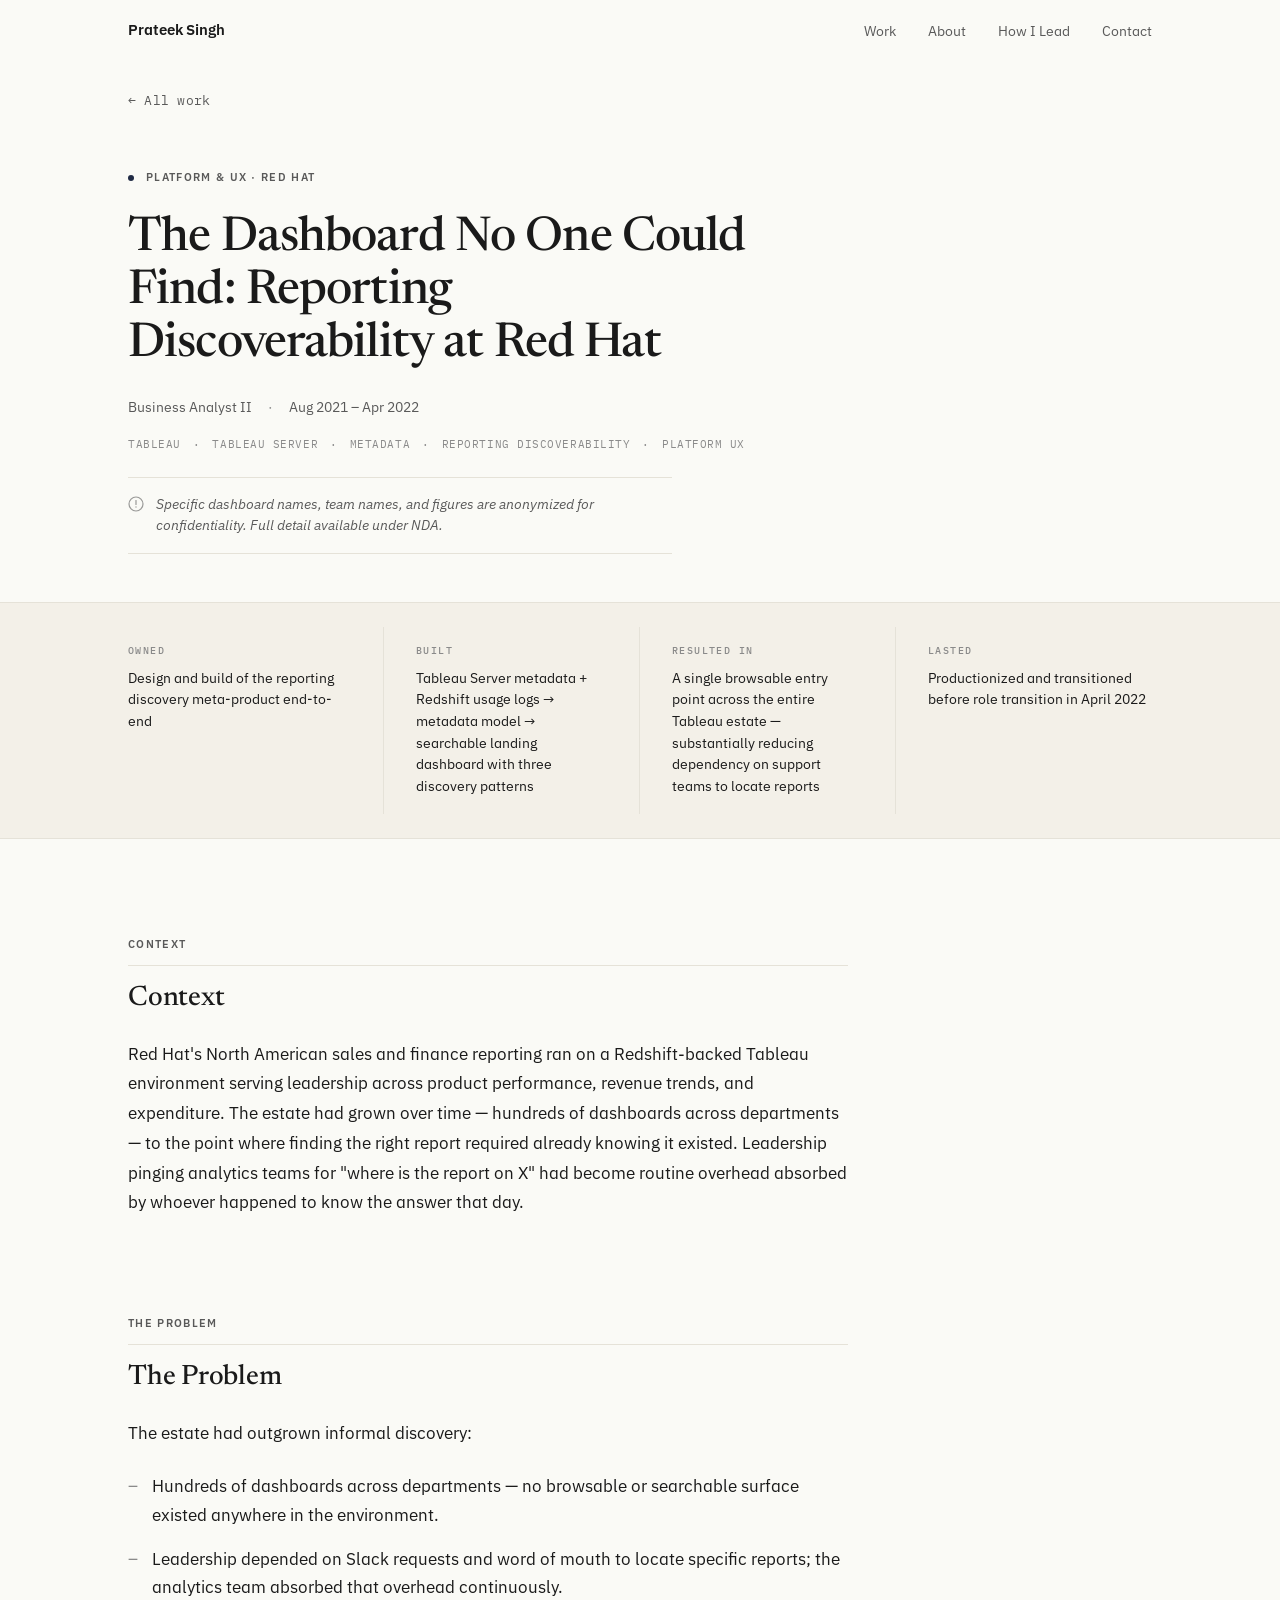
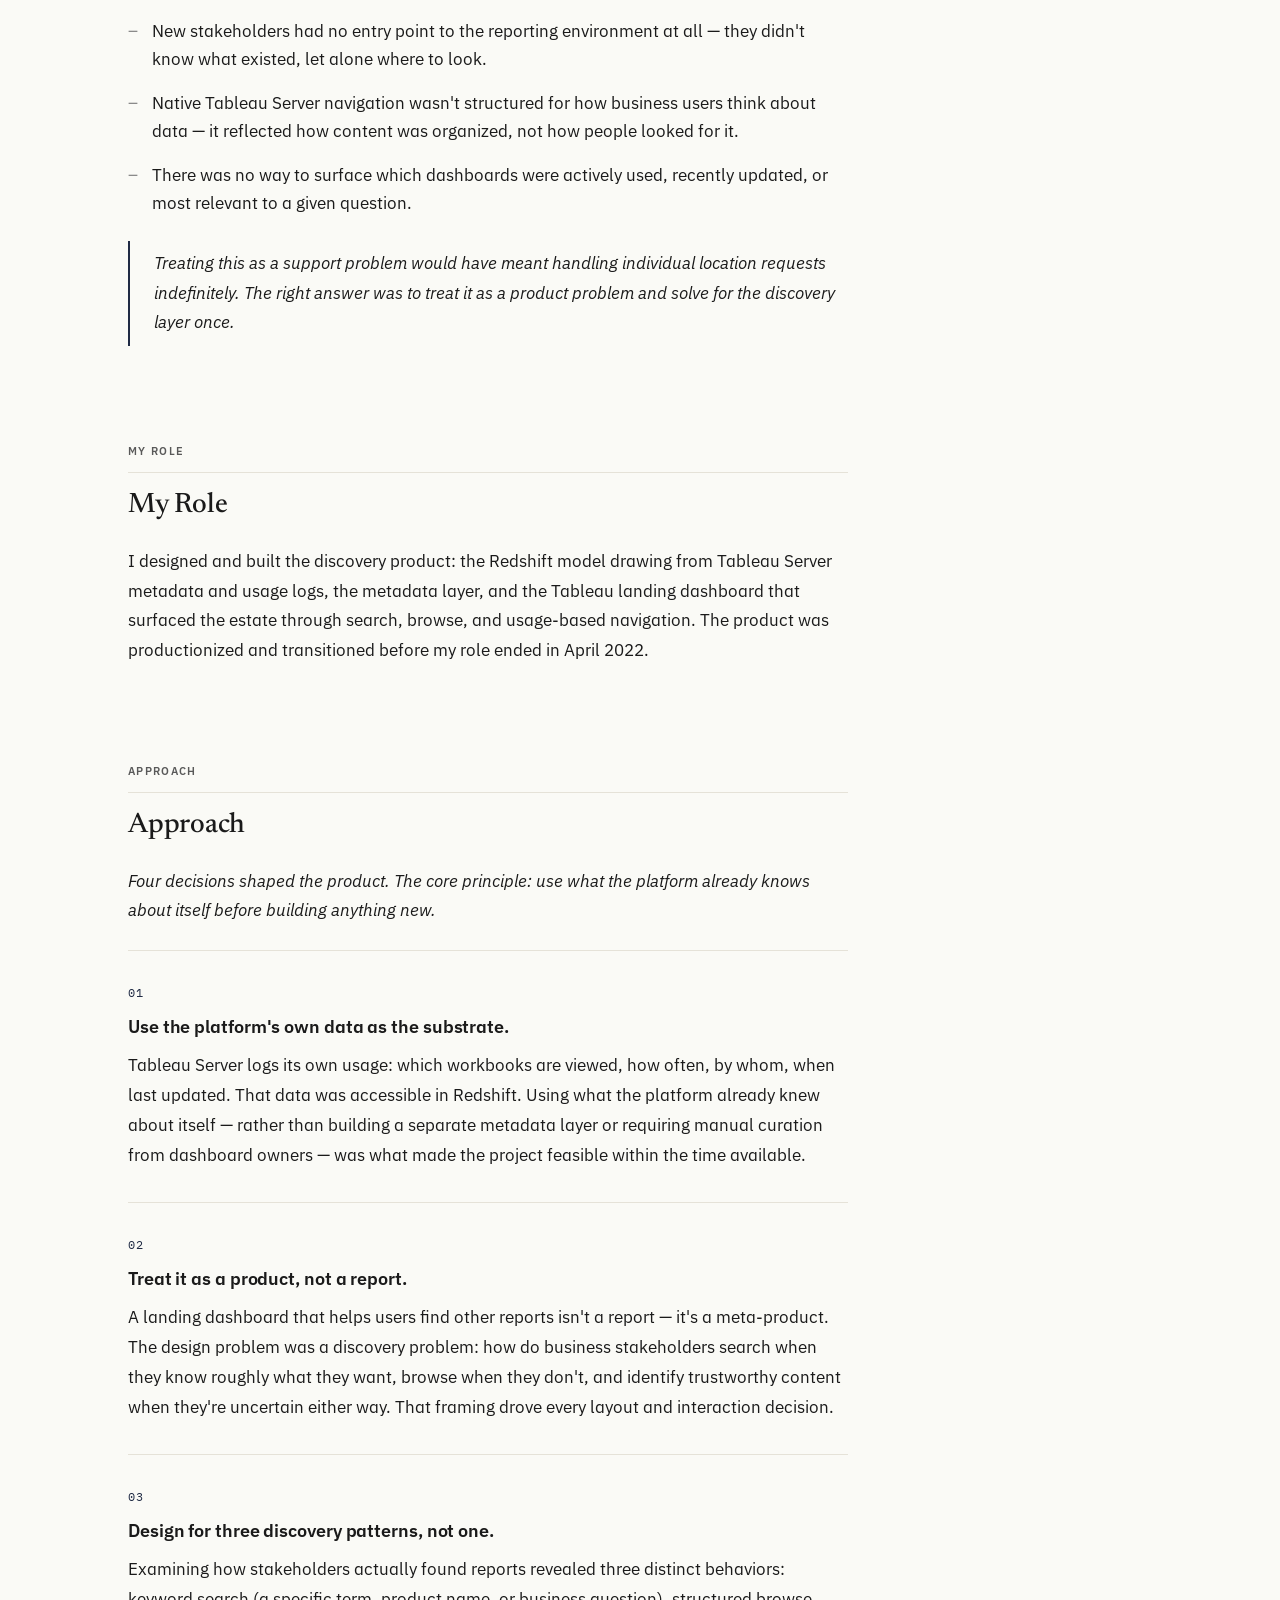
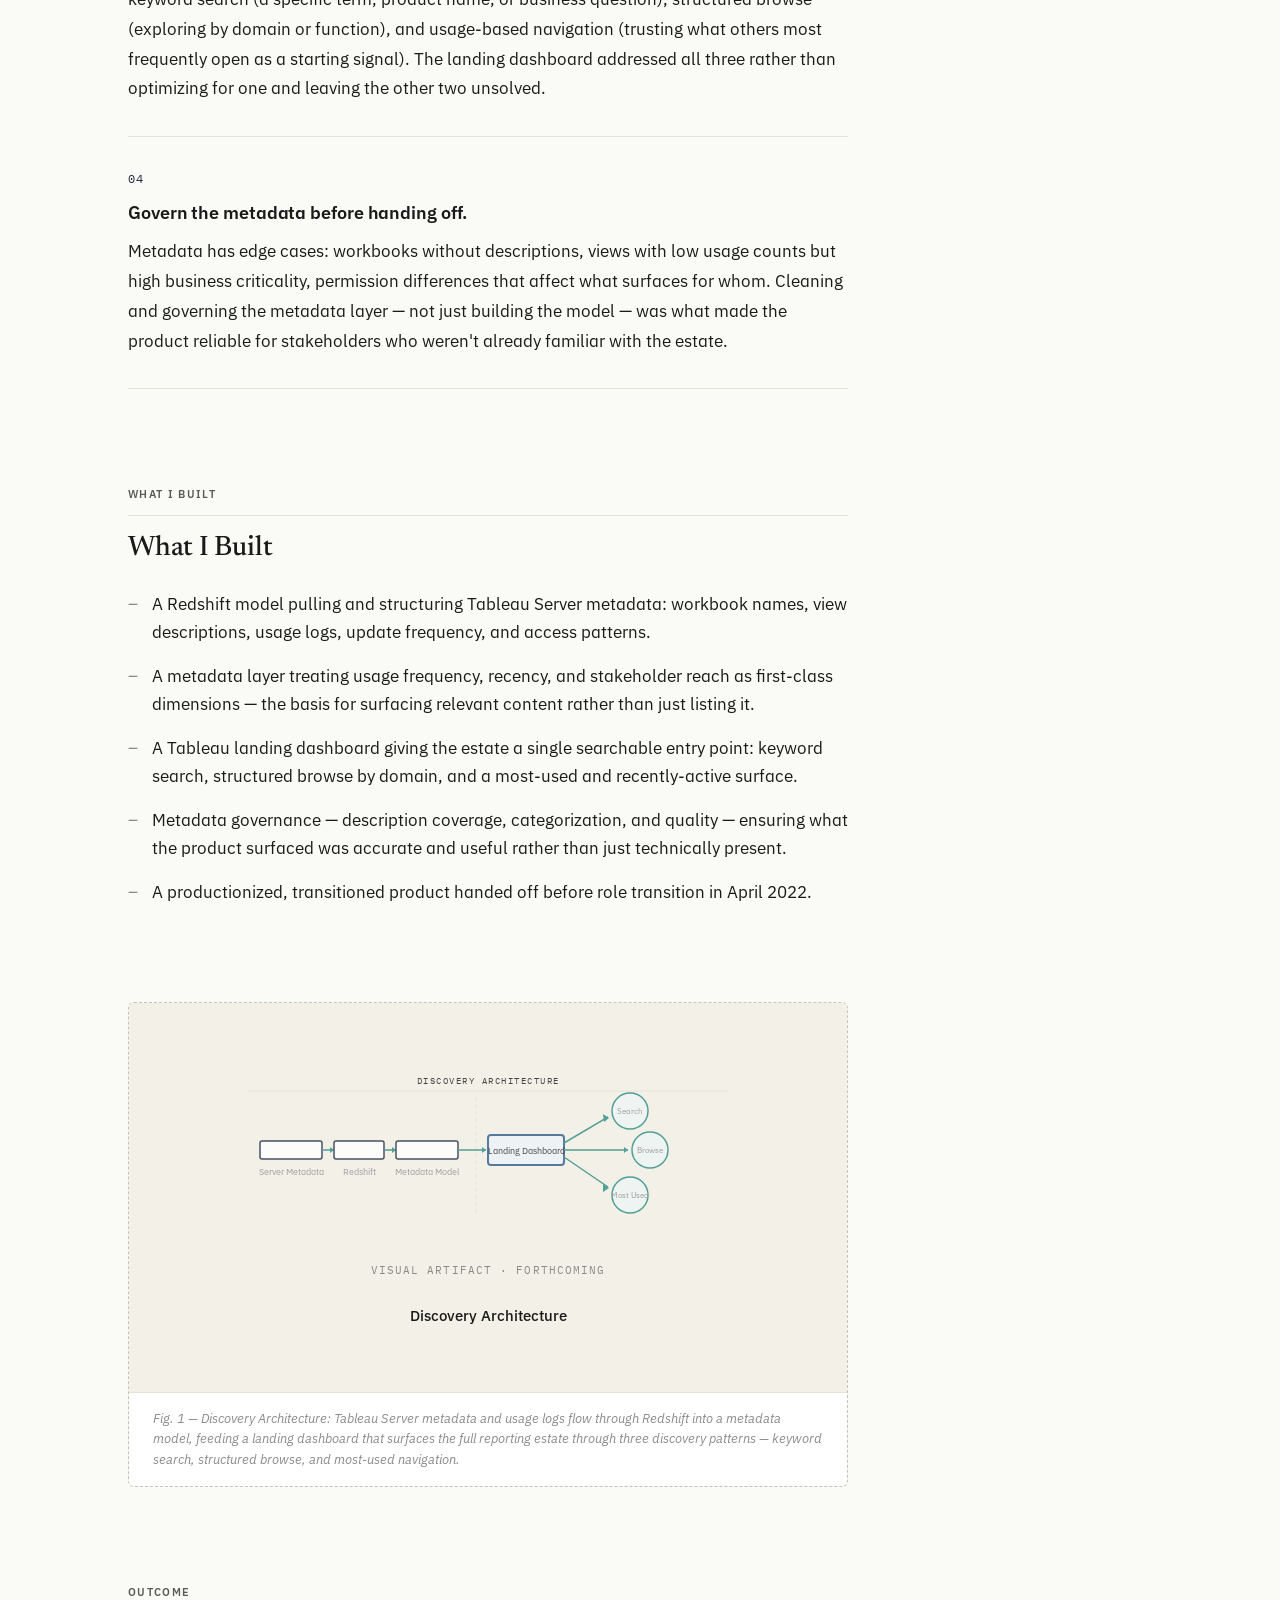
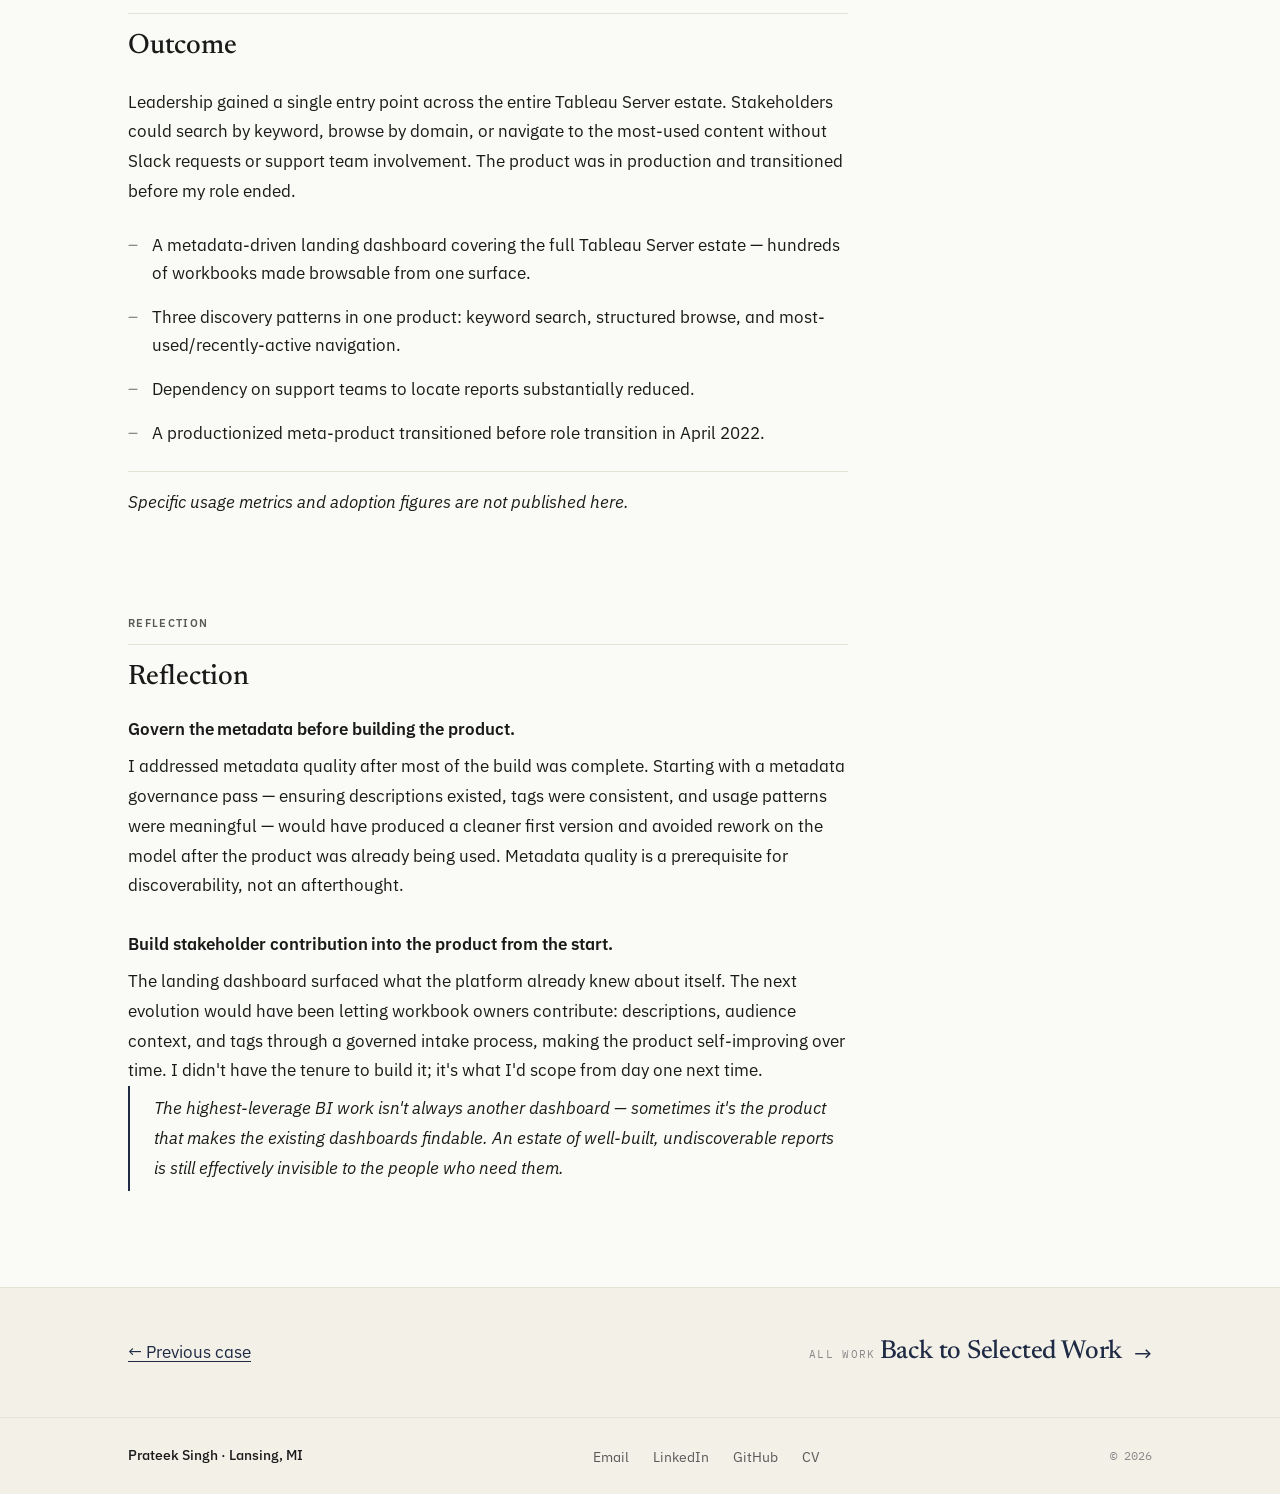
<file: work/dashboard-discovery/index.html>
<!DOCTYPE html>
<html lang="en">
<head>
  <meta charset="UTF-8">
  <meta name="viewport" content="width=device-width, initial-scale=1.0">
  <title>The Dashboard No One Could Find: Reporting Discoverability at Red Hat — Prateek Singh</title>
  <meta name="description" content="How Tableau Server metadata and Redshift usage logs became the substrate for a landing dashboard that gave Red Hat's reporting estate a single searchable entry point — substantially reducing dependency on support teams to locate reports.">

  <meta property="og:title" content="The Dashboard No One Could Find: Reporting Discoverability at Red Hat — Prateek Singh">
  <meta property="og:description" content="Platform &amp; UX case study. Tableau Server metadata + Redshift usage logs → metadata model → searchable landing dashboard with keyword search, structured browse, and most-used navigation.">
  <meta property="og:type" content="article">

  <link rel="preconnect" href="https://fonts.googleapis.com">
  <link rel="preconnect" href="https://fonts.gstatic.com" crossorigin>
  <link href="https://fonts.googleapis.com/css2?family=Newsreader:ital,opsz,wght@0,6..72,400;0,6..72,500;0,6..72,600;1,6..72,400&family=IBM+Plex+Sans:wght@400;500;600;700&family=IBM+Plex+Mono:wght@400;500&display=swap" rel="stylesheet">

  <link rel="stylesheet" href="../../styles/tokens.css">
  <link rel="stylesheet" href="../../styles/base.css">
  <link rel="stylesheet" href="../../styles/layout.css">
  <link rel="stylesheet" href="../../styles/components.css">
  <link rel="stylesheet" href="../../styles/case-study.css">
</head>
<body>

  <a href="#main" class="skip-link">Skip to main content</a>

  <!-- ============================================================
       Navigation
       ============================================================ -->
  <header class="site-header">
    <nav class="site-nav" aria-label="Primary">
      <a href="../../" class="wordmark">Prateek Singh</a>
      <ul class="nav-links">
        <li><a href="../">Work</a></li>
        <li><a href="../../about/">About</a></li>
        <li><a href="../../#how-i-lead">How I Lead</a></li>
        <li><a href="../../#contact">Contact</a></li>
      </ul>
      <button type="button" class="nav-toggle" aria-label="Open navigation menu">Menu</button>
    </nav>
  </header>

  <main id="main">
    <article>

      <!-- ============================================================
           Back link
           ============================================================ -->
      <div class="cs-back-wrap">
        <div class="container">
          <a href="../" class="cs-back">All work</a>
        </div>
      </div>

      <!-- ============================================================
           Hero band
           ============================================================ -->
      <header class="cs-hero">
        <div class="container">
          <div class="cs-meta">
            <div class="category-badge">
              <span class="dot"></span>Platform &amp; UX · Red Hat
            </div>
          </div>

          <h1 class="cs-title">The Dashboard No One Could Find: Reporting Discoverability at Red Hat</h1>

          <div class="cs-details">
            <span class="detail">Business Analyst II</span>
            <span class="detail">Aug 2021 – Apr 2022</span>
          </div>

          <ul class="cs-tags" aria-label="Case study tags">
            <li>Tableau</li>
            <li>Tableau Server</li>
            <li>Metadata</li>
            <li>Reporting Discoverability</li>
            <li>Platform UX</li>
          </ul>

          <div class="cs-confidentiality" role="note">
            <svg width="16" height="16" viewBox="0 0 16 16" fill="none" aria-hidden="true" focusable="false">
              <circle cx="8" cy="8" r="7" stroke="currentColor" stroke-width="1.2"/>
              <path d="M8 4.5V8.5" stroke="currentColor" stroke-width="1.2" stroke-linecap="round"/>
              <circle cx="8" cy="11" r="0.65" fill="currentColor"/>
            </svg>
            <span>Specific dashboard names, team names, and figures are anonymized for confidentiality. Full detail available under NDA.</span>
          </div>
        </div>
      </header>


      <!-- ============================================================
           TL;DR strip
           ============================================================ -->
      <section class="cs-tldr" aria-label="Case study at a glance">
        <div class="container">
          <div class="cs-tldr-grid">

            <div class="cs-tldr-item">
              <span class="cs-tldr-label">Owned</span>
              <p class="cs-tldr-value">Design and build of the reporting discovery meta-product end-to-end</p>
            </div>

            <div class="cs-tldr-item">
              <span class="cs-tldr-label">Built</span>
              <p class="cs-tldr-value">Tableau Server metadata + Redshift usage logs → metadata model → searchable landing dashboard with three discovery patterns</p>
            </div>

            <div class="cs-tldr-item">
              <span class="cs-tldr-label">Resulted in</span>
              <p class="cs-tldr-value">A single browsable entry point across the entire Tableau estate — substantially reducing dependency on support teams to locate reports</p>
            </div>

            <div class="cs-tldr-item">
              <span class="cs-tldr-label">Lasted</span>
              <p class="cs-tldr-value">Productionized and transitioned before role transition in April 2022</p>
            </div>

          </div>
        </div>
      </section>


      <!-- ============================================================
           Prose body
           ============================================================ -->
      <div class="cs-prose-wrap">
        <div class="container">
          <div class="cs-prose">


            <!-- Context -->
            <section class="cs-section" aria-labelledby="cs-context">
              <span class="cs-section-label">Context</span>
              <h2 class="cs-section-heading" id="cs-context">Context</h2>

              <p>Red Hat's North American sales and finance reporting ran on a Redshift-backed Tableau environment serving leadership across product performance, revenue trends, and expenditure. The estate had grown over time — hundreds of dashboards across departments — to the point where finding the right report required already knowing it existed. Leadership pinging analytics teams for "where is the report on X" had become routine overhead absorbed by whoever happened to know the answer that day.</p>
            </section>


            <!-- The Problem -->
            <section class="cs-section" aria-labelledby="cs-problem">
              <span class="cs-section-label">The Problem</span>
              <h2 class="cs-section-heading" id="cs-problem">The Problem</h2>

              <p>The estate had outgrown informal discovery:</p>

              <ul class="cs-problem-list">
                <li>Hundreds of dashboards across departments — no browsable or searchable surface existed anywhere in the environment.</li>
                <li>Leadership depended on Slack requests and word of mouth to locate specific reports; the analytics team absorbed that overhead continuously.</li>
                <li>New stakeholders had no entry point to the reporting environment at all — they didn't know what existed, let alone where to look.</li>
                <li>Native Tableau Server navigation wasn't structured for how business users think about data — it reflected how content was organized, not how people looked for it.</li>
                <li>There was no way to surface which dashboards were actively used, recently updated, or most relevant to a given question.</li>
              </ul>

              <p class="cs-hinge">Treating this as a support problem would have meant handling individual location requests indefinitely. The right answer was to treat it as a product problem and solve for the discovery layer once.</p>
            </section>


            <!-- My Role -->
            <section class="cs-section" aria-labelledby="cs-role">
              <span class="cs-section-label">My Role</span>
              <h2 class="cs-section-heading" id="cs-role">My Role</h2>

              <p>I designed and built the discovery product: the Redshift model drawing from Tableau Server metadata and usage logs, the metadata layer, and the Tableau landing dashboard that surfaced the estate through search, browse, and usage-based navigation. The product was productionized and transitioned before my role ended in April 2022.</p>
            </section>


            <!-- Approach -->
            <section class="cs-section" aria-labelledby="cs-approach">
              <span class="cs-section-label">Approach</span>
              <h2 class="cs-section-heading" id="cs-approach">Approach</h2>

              <p class="cs-approach-intro">Four decisions shaped the product. The core principle: <em>use what the platform already knows about itself before building anything new.</em></p>

              <ul class="cs-decisions">

                <li class="cs-decision">
                  <span class="cs-decision-num">01</span>
                  <h3 class="cs-decision-title">Use the platform's own data as the substrate.</h3>
                  <p class="cs-decision-body">Tableau Server logs its own usage: which workbooks are viewed, how often, by whom, when last updated. That data was accessible in Redshift. Using what the platform already knew about itself — rather than building a separate metadata layer or requiring manual curation from dashboard owners — was what made the project feasible within the time available.</p>
                </li>

                <li class="cs-decision">
                  <span class="cs-decision-num">02</span>
                  <h3 class="cs-decision-title">Treat it as a product, not a report.</h3>
                  <p class="cs-decision-body">A landing dashboard that helps users find other reports isn't a report — it's a meta-product. The design problem was a discovery problem: how do business stakeholders search when they know roughly what they want, browse when they don't, and identify trustworthy content when they're uncertain either way. That framing drove every layout and interaction decision.</p>
                </li>

                <li class="cs-decision">
                  <span class="cs-decision-num">03</span>
                  <h3 class="cs-decision-title">Design for three discovery patterns, not one.</h3>
                  <p class="cs-decision-body">Examining how stakeholders actually found reports revealed three distinct behaviors: keyword search (a specific term, product name, or business question), structured browse (exploring by domain or function), and usage-based navigation (trusting what others most frequently open as a starting signal). The landing dashboard addressed all three rather than optimizing for one and leaving the other two unsolved.</p>
                </li>

                <li class="cs-decision">
                  <span class="cs-decision-num">04</span>
                  <h3 class="cs-decision-title">Govern the metadata before handing off.</h3>
                  <p class="cs-decision-body">Metadata has edge cases: workbooks without descriptions, views with low usage counts but high business criticality, permission differences that affect what surfaces for whom. Cleaning and governing the metadata layer — not just building the model — was what made the product reliable for stakeholders who weren't already familiar with the estate.</p>
                </li>

              </ul>
            </section>


            <!-- What I Built -->
            <section class="cs-section" aria-labelledby="cs-built">
              <span class="cs-section-label">What I Built</span>
              <h2 class="cs-section-heading" id="cs-built">What I Built</h2>

              <ul class="cs-built-list">
                <li>A Redshift model pulling and structuring Tableau Server metadata: workbook names, view descriptions, usage logs, update frequency, and access patterns.</li>
                <li>A metadata layer treating usage frequency, recency, and stakeholder reach as first-class dimensions — the basis for surfacing relevant content rather than just listing it.</li>
                <li>A Tableau landing dashboard giving the estate a single searchable entry point: keyword search, structured browse by domain, and a most-used and recently-active surface.</li>
                <li>Metadata governance — description coverage, categorization, and quality — ensuring what the product surfaced was accurate and useful rather than just technically present.</li>
                <li>A productionized, transitioned product handed off before role transition in April 2022.</li>
              </ul>
            </section>


            <!-- Visual Artifact (placeholder) -->
            <figure class="cs-artifact" aria-label="Visual artifact placeholder — Discovery Architecture">
              <div class="cs-artifact-placeholder">

                <svg viewBox="0 0 480 170" xmlns="http://www.w3.org/2000/svg"
                     role="img" aria-labelledby="ph4-title ph4-desc"
                     style="width:100%;max-width:480px;height:auto;display:block;">

                  <title id="ph4-title">Placeholder — Discovery Architecture diagram</title>
                  <desc id="ph4-desc">Abstract preview showing data flow from Tableau Server metadata and Redshift usage logs through a metadata model into a central landing dashboard, which then surfaces content through three discovery patterns: keyword search, structured browse, and most-used navigation.</desc>

                  <style>
                    .ph4-hdr  { fill: var(--paper-warm, #F3F0E8); }
                    .ph4-rule { stroke: var(--rule, #E5E2D8); stroke-width: 1; fill: none; }
                    .ph4-vln  { stroke: var(--rule, #E5E2D8); stroke-width: 1; stroke-dasharray: 4 3; fill: none; }
                    /* Central landing hub: blue — platform governance */
                    .ph4-box  { fill: var(--paper-elev, #FFFFFF); stroke: var(--accent, #1F2A44); stroke-width: 1.5; }
                    .ph4-hub  { fill: var(--viz-blue-soft, #EEF3F8); stroke: var(--viz-blue, #2F5D8C); stroke-width: 2; }
                    /* Discovery spoke circles: teal — data/flow discovery */
                    .ph4-cir  { fill: var(--viz-teal-soft, #EEF5F4); stroke: var(--viz-teal, #2A8C82); stroke-width: 1.5; }
                    /* Spoke arrows: teal */
                    .ph4-arr  { stroke: var(--viz-teal, #2A8C82); stroke-width: 1.5; fill: none; }
                    .ph4-ahd  { fill: var(--viz-teal, #2A8C82); stroke: none; }
                    .ph4-col  { font-family: 'IBM Plex Mono', monospace; font-size: 9px; letter-spacing: 1.5px; fill: var(--ink, #1A1A1A); text-anchor: middle; dominant-baseline: central; }
                    .ph4-lbl  { font-family: 'IBM Plex Sans', sans-serif; font-size: 9px; fill: var(--ink-faint, #8A8A8A); text-anchor: middle; dominant-baseline: central; }
                  </style>

                  <rect x="0" y="0" width="480" height="24" class="ph4-hdr"/>
                  <line x1="0" y1="24" x2="480" y2="24" class="ph4-rule"/>
                  <text x="240" y="13" class="ph4-col">DISCOVERY ARCHITECTURE</text>

                  <!-- Vertical separator: pipeline left / discovery right -->
                  <line x1="228" y1="30" x2="228" y2="148" class="ph4-vln"/>

                  <!-- DATA PIPELINE -->
                  <rect x="12" y="74" width="62" height="18" rx="2" class="ph4-box"/>
                  <line x1="74" y1="83" x2="86" y2="83" class="ph4-arr"/>
                  <polygon points="82,80 86,83 82,86" class="ph4-ahd"/>
                  <rect x="86" y="74" width="50" height="18" rx="2" class="ph4-box"/>
                  <line x1="136" y1="83" x2="148" y2="83" class="ph4-arr"/>
                  <polygon points="144,80 148,83 144,86" class="ph4-ahd"/>
                  <rect x="148" y="74" width="62" height="18" rx="2" class="ph4-box"/>
                  <line x1="210" y1="83" x2="238" y2="83" class="ph4-arr"/>
                  <polygon points="234,80 238,83 234,86" class="ph4-ahd"/>

                  <text x="43"  y="104" class="ph4-lbl">Server Metadata</text>
                  <text x="111" y="104" class="ph4-lbl">Redshift</text>
                  <text x="179" y="104" class="ph4-lbl">Metadata Model</text>

                  <!-- LANDING DASHBOARD HUB -->
                  <rect x="240" y="68" width="76" height="30" rx="3" class="ph4-hub"/>
                  <text x="278" y="83" class="ph4-lbl" style="font-size:8.5px;fill:var(--ink,#1A1A1A)">Landing Dashboard</text>

                  <!-- THREE DISCOVERY PATTERNS -->
                  <line x1="316" y1="76" x2="360" y2="50" class="ph4-arr"/>
                  <polygon points="355,47 361,51 356,55" class="ph4-ahd"/>
                  <circle cx="382" cy="44" r="18" class="ph4-cir"/>

                  <line x1="316" y1="83" x2="380" y2="83" class="ph4-arr"/>
                  <polygon points="376,80 380,83 376,86" class="ph4-ahd"/>
                  <circle cx="402" cy="83" r="18" class="ph4-cir"/>

                  <line x1="316" y1="90" x2="360" y2="120" class="ph4-arr"/>
                  <polygon points="355,117 361,121 355,125" class="ph4-ahd"/>
                  <circle cx="382" cy="128" r="18" class="ph4-cir"/>

                  <text x="382" y="44"  class="ph4-lbl" style="font-size:8px">Search</text>
                  <text x="402" y="83"  class="ph4-lbl" style="font-size:8px">Browse</text>
                  <text x="382" y="128" class="ph4-lbl" style="font-size:8px">Most Used</text>

                </svg>

                <p class="artifact-phase">Visual Artifact · Forthcoming</p>
                <p class="artifact-label">Discovery Architecture</p>

              </div>
              <figcaption>Fig. 1 — Discovery Architecture: Tableau Server metadata and usage logs flow through Redshift into a metadata model, feeding a landing dashboard that surfaces the full reporting estate through three discovery patterns — keyword search, structured browse, and most-used navigation.</figcaption>
            </figure>


            <!-- Outcome -->
            <section class="cs-section" aria-labelledby="cs-outcome">
              <span class="cs-section-label">Outcome</span>
              <h2 class="cs-section-heading" id="cs-outcome">Outcome</h2>

              <p>Leadership gained a single entry point across the entire Tableau Server estate. Stakeholders could search by keyword, browse by domain, or navigate to the most-used content without Slack requests or support team involvement. The product was in production and transitioned before my role ended.</p>

              <ul class="cs-outcome-list">
                <li>A metadata-driven landing dashboard covering the full Tableau Server estate — hundreds of workbooks made browsable from one surface.</li>
                <li>Three discovery patterns in one product: keyword search, structured browse, and most-used/recently-active navigation.</li>
                <li>Dependency on support teams to locate reports substantially reduced.</li>
                <li>A productionized meta-product transitioned before role transition in April 2022.</li>
              </ul>

              <p class="cs-outcome-note">Specific usage metrics and adoption figures are not published here.</p>
            </section>


            <!-- Reflection -->
            <section class="cs-section" aria-labelledby="cs-reflection">
              <span class="cs-section-label">Reflection</span>
              <h2 class="cs-section-heading" id="cs-reflection">Reflection</h2>

              <div class="cs-reflection-item">
                <h3 class="cs-reflection-title">Govern the metadata before building the product.</h3>
                <p>I addressed metadata quality after most of the build was complete. Starting with a metadata governance pass — ensuring descriptions existed, tags were consistent, and usage patterns were meaningful — would have produced a cleaner first version and avoided rework on the model after the product was already being used. Metadata quality is a prerequisite for discoverability, not an afterthought.</p>
              </div>

              <div class="cs-reflection-item">
                <h3 class="cs-reflection-title">Build stakeholder contribution into the product from the start.</h3>
                <p>The landing dashboard surfaced what the platform already knew about itself. The next evolution would have been letting workbook owners contribute: descriptions, audience context, and tags through a governed intake process, making the product self-improving over time. I didn't have the tenure to build it; it's what I'd scope from day one next time.</p>
              </div>

              <p class="cs-lesson">The highest-leverage BI work isn't always another dashboard — sometimes it's the product that makes the existing dashboards findable. An estate of well-built, undiscoverable reports is still effectively invisible to the people who need them.</p>
            </section>


          </div><!-- /.cs-prose -->
        </div><!-- /.container -->
      </div><!-- /.cs-prose-wrap -->

    </article>
  </main>


  <!-- ============================================================
       Case navigation
       ============================================================ -->
  <nav class="cs-next" aria-label="Case study navigation">
    <div class="container">
      <div class="cs-next-inner">
        <a href="../infosys-training-leadership/" class="back-to-work">← Previous case</a>
        <div>
          <span class="cs-next-label">All work</span>
          <a href="../" class="cs-next-link">
            Back to Selected Work
            <span class="arrow" aria-hidden="true">→</span>
          </a>
        </div>
      </div>
    </div>
  </nav>


  <!-- ============================================================
       Footer
       ============================================================ -->
  <footer class="site-footer">
    <div class="container site-footer-inner">
      <span class="footer-identity">Prateek Singh · Lansing, MI</span>
      <ul class="footer-links">
        <li><a href="mailto:prateek.singh22@outlook.com">Email</a></li>
        <li><a href="https://www.linkedin.com/in/prateeksingh22" target="_blank" rel="noopener noreferrer">LinkedIn</a></li>
        <li><a href="https://github.com/prateeks-viz" target="_blank" rel="noopener noreferrer">GitHub</a></li>
        <li><a href="../../cv/Prateek_Singh_Resume.pdf">CV</a></li>
      </ul>
      <span class="footer-year">© 2026</span>
    </div>
  </footer>

  <script src="../../js/nav.js" defer></script>
</body>
</html>
</file>
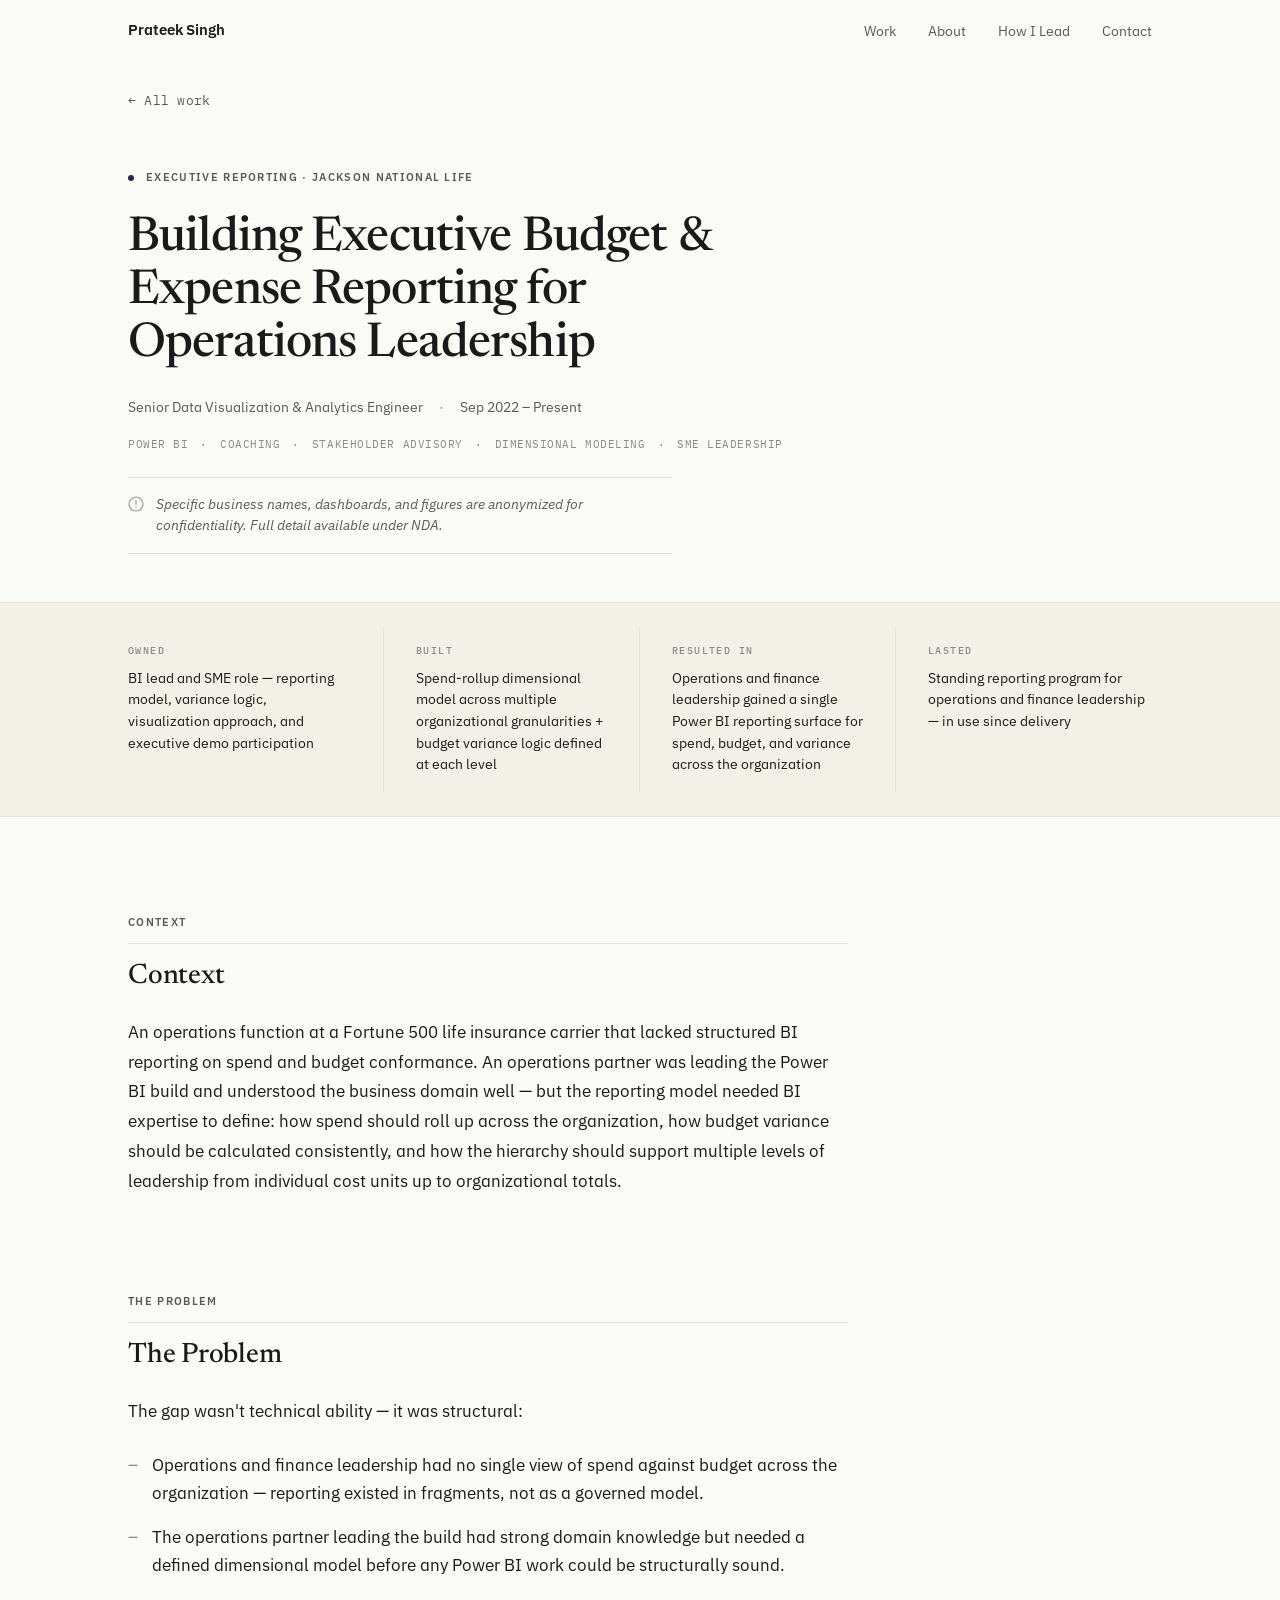
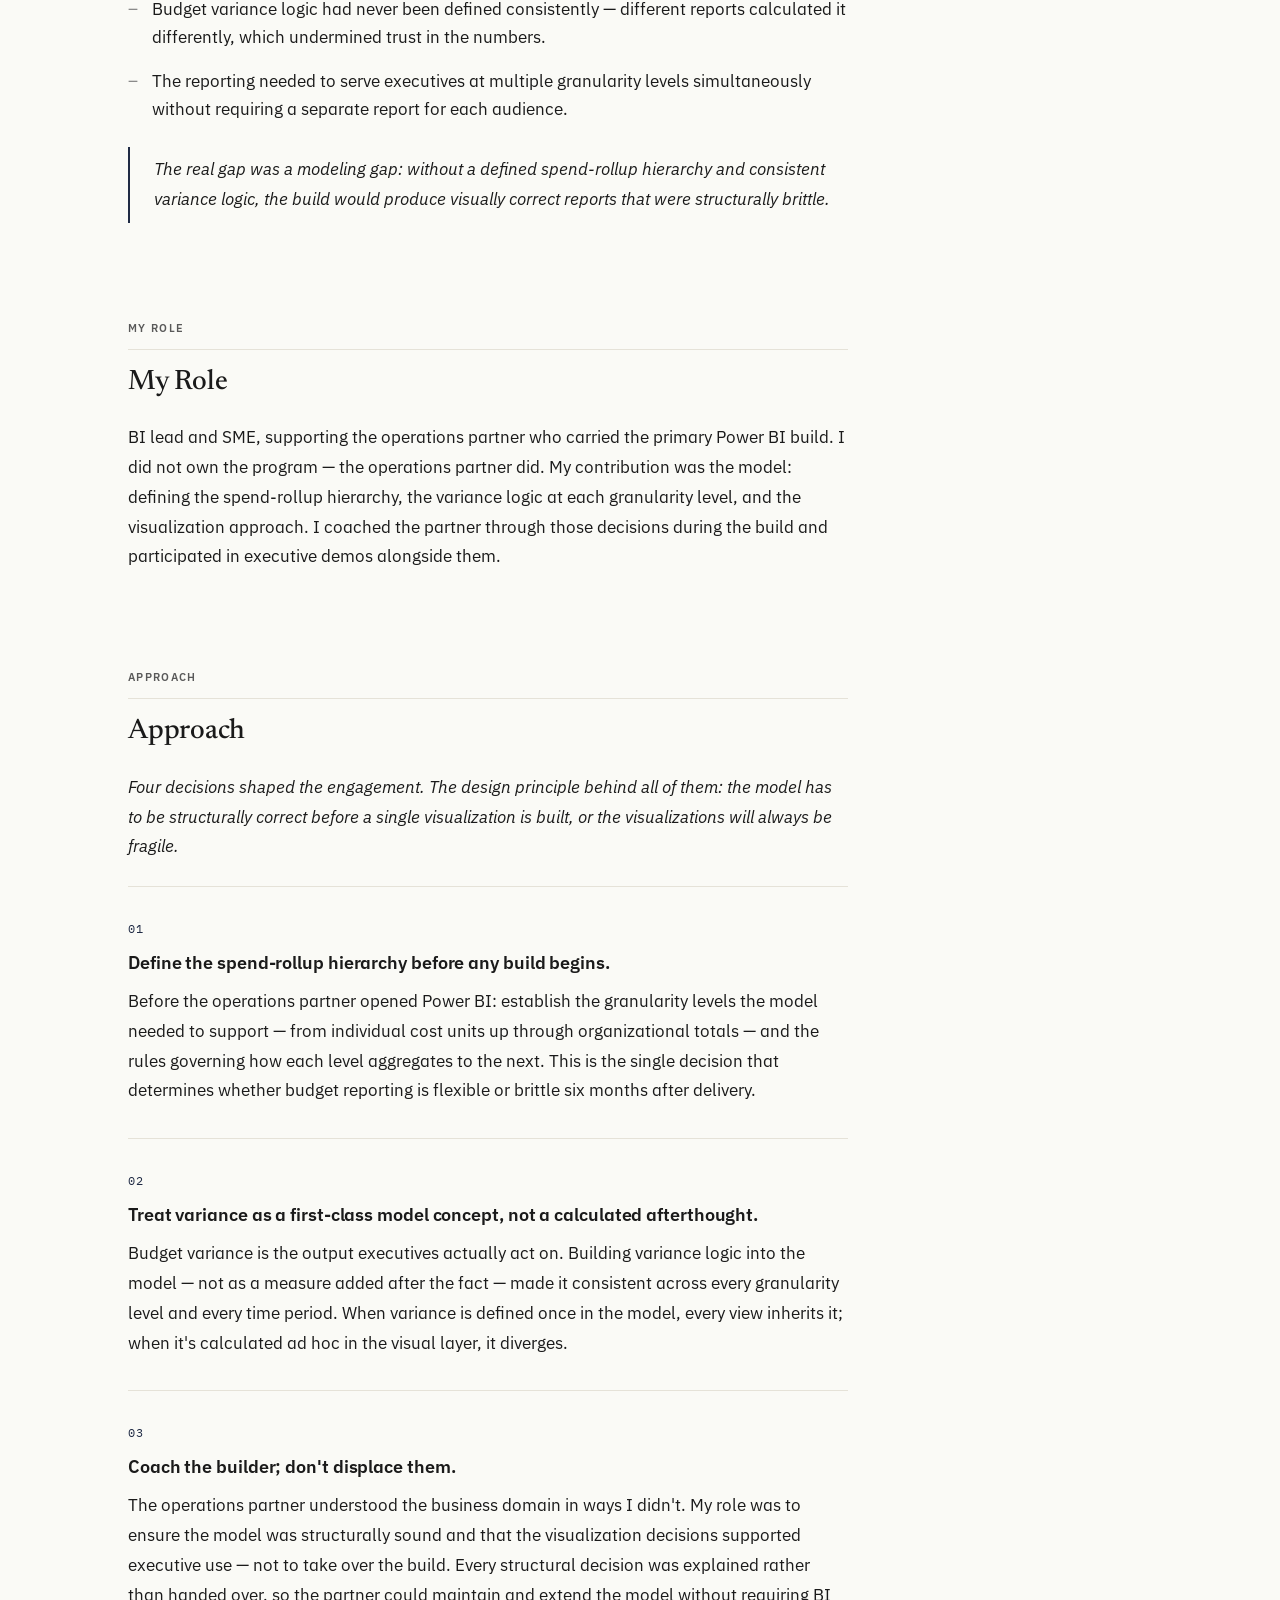
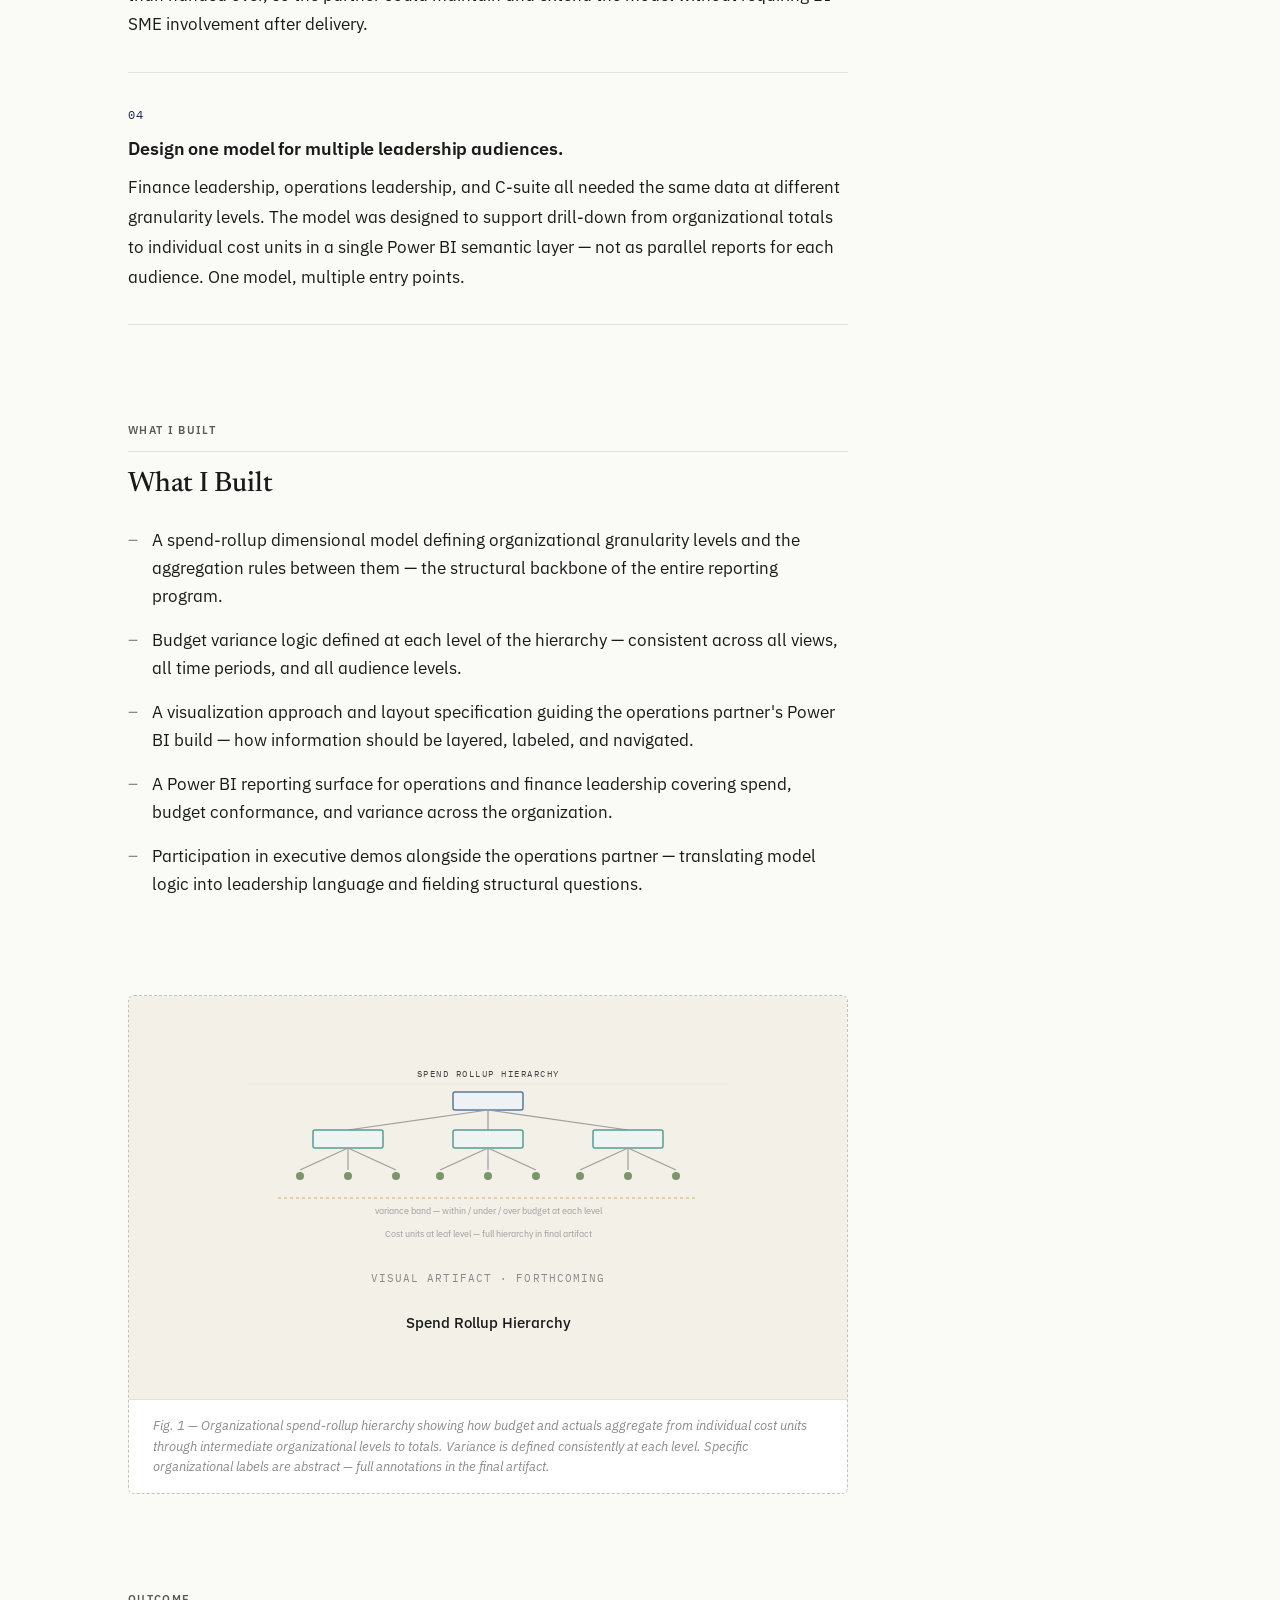
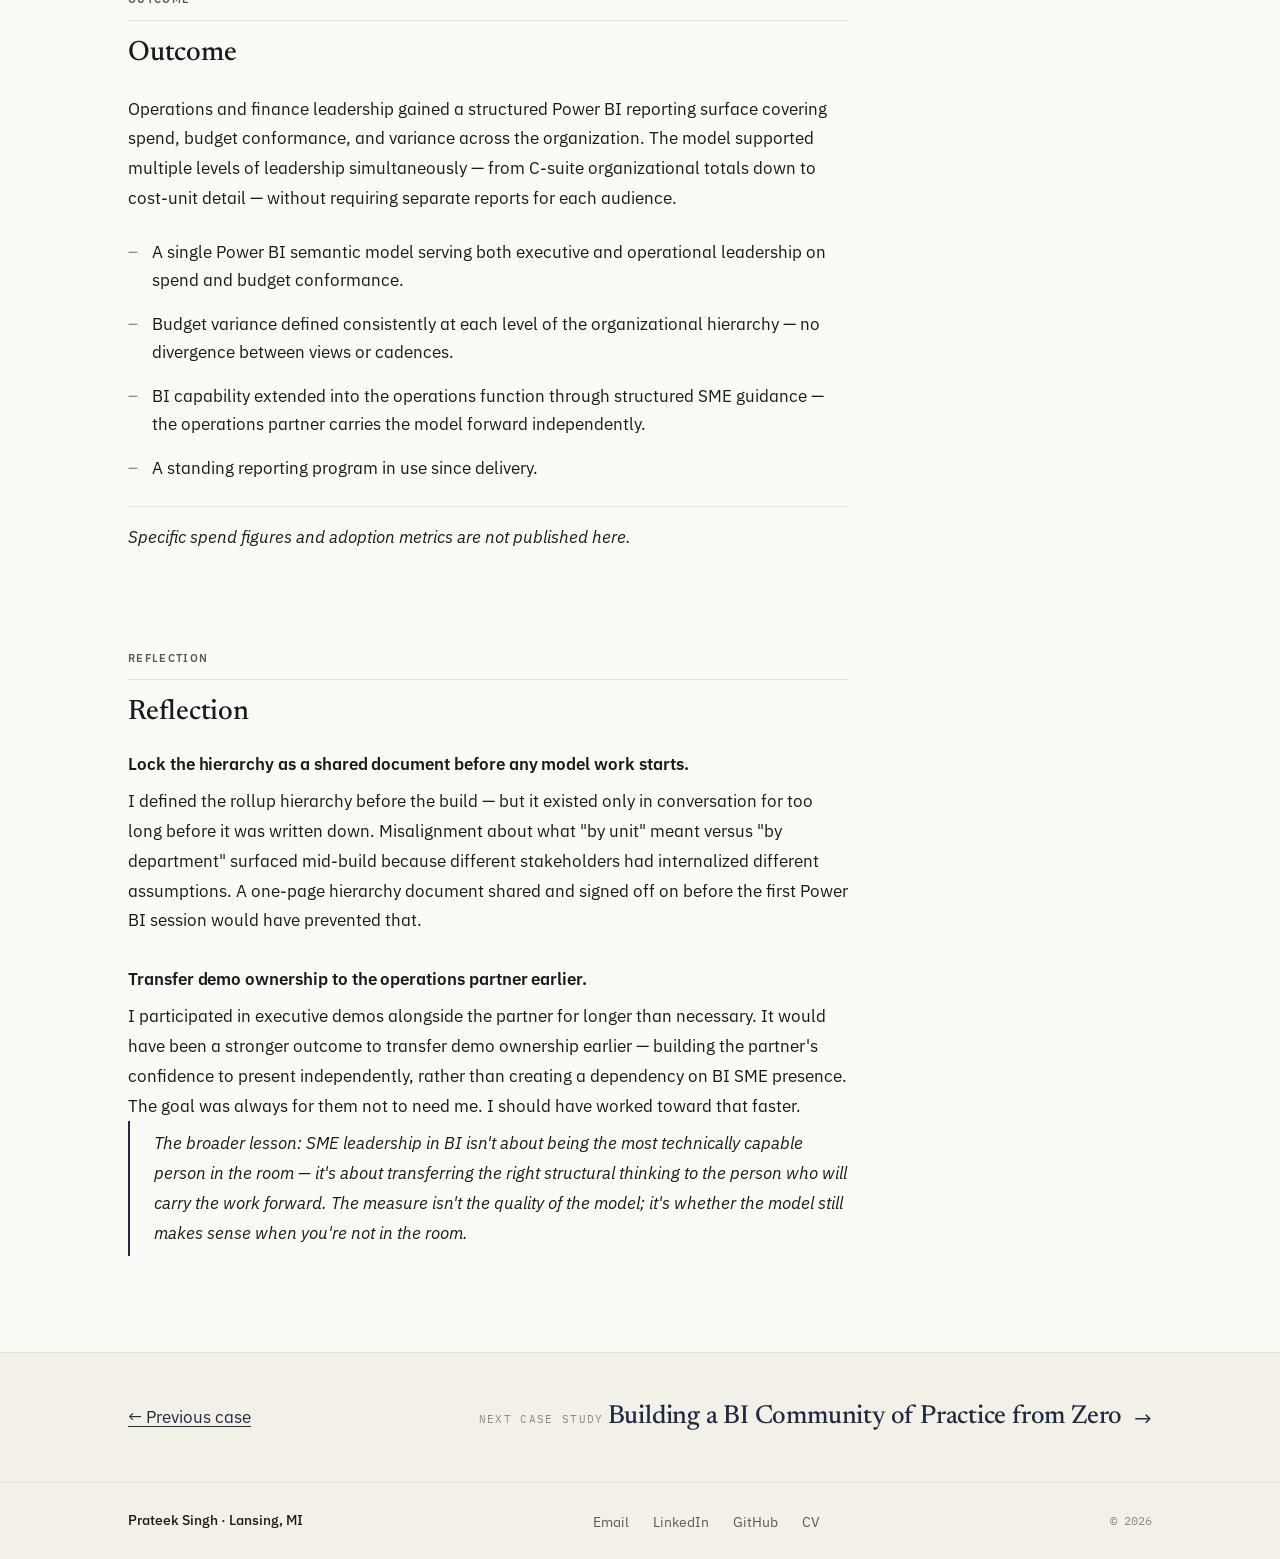
<file: work/executive-budget/index.html>
<!DOCTYPE html>
<html lang="en">
<head>
  <meta charset="UTF-8">
  <meta name="viewport" content="width=device-width, initial-scale=1.0">
  <title>Executive Budget &amp; Expense Reporting for Operations Leadership — Prateek Singh</title>
  <meta name="description" content="BI lead and SME role supporting an operations partner through Power BI reporting on spend, budget conformance, and variance — defining the rollup hierarchy, variance logic, and visualization approach.">

  <meta property="og:title" content="Building Executive Budget &amp; Expense Reporting for Operations Leadership — Prateek Singh">
  <meta property="og:description" content="Executive Reporting case study. Spend-rollup dimensional model, budget variance logic defined at each organizational level, and a Power BI reporting surface for operations and finance leadership.">
  <meta property="og:type" content="article">

  <link rel="preconnect" href="https://fonts.googleapis.com">
  <link rel="preconnect" href="https://fonts.gstatic.com" crossorigin>
  <link href="https://fonts.googleapis.com/css2?family=Newsreader:ital,opsz,wght@0,6..72,400;0,6..72,500;0,6..72,600;1,6..72,400&family=IBM+Plex+Sans:wght@400;500;600;700&family=IBM+Plex+Mono:wght@400;500&display=swap" rel="stylesheet">

  <link rel="stylesheet" href="../../styles/tokens.css">
  <link rel="stylesheet" href="../../styles/base.css">
  <link rel="stylesheet" href="../../styles/layout.css">
  <link rel="stylesheet" href="../../styles/components.css">
  <link rel="stylesheet" href="../../styles/case-study.css">
</head>
<body>

  <a href="#main" class="skip-link">Skip to main content</a>

  <!-- ============================================================
       Navigation
       ============================================================ -->
  <header class="site-header">
    <nav class="site-nav" aria-label="Primary">
      <a href="../../" class="wordmark">Prateek Singh</a>
      <ul class="nav-links">
        <li><a href="../">Work</a></li>
        <li><a href="../../about/">About</a></li>
        <li><a href="../../#how-i-lead">How I Lead</a></li>
        <li><a href="../../#contact">Contact</a></li>
      </ul>
      <button type="button" class="nav-toggle" aria-label="Open navigation menu">Menu</button>
    </nav>
  </header>

  <main id="main">
    <article>

      <!-- ============================================================
           Back link
           ============================================================ -->
      <div class="cs-back-wrap">
        <div class="container">
          <a href="../" class="cs-back">All work</a>
        </div>
      </div>

      <!-- ============================================================
           Hero band
           ============================================================ -->
      <header class="cs-hero">
        <div class="container">
          <div class="cs-meta">
            <div class="category-badge">
              <span class="dot"></span>Executive Reporting · Jackson National Life
            </div>
          </div>

          <h1 class="cs-title">Building Executive Budget &amp; Expense Reporting for Operations Leadership</h1>

          <div class="cs-details">
            <span class="detail">Senior Data Visualization &amp; Analytics Engineer</span>
            <span class="detail">Sep 2022 – Present</span>
          </div>

          <ul class="cs-tags" aria-label="Case study tags">
            <li>Power BI</li>
            <li>Coaching</li>
            <li>Stakeholder Advisory</li>
            <li>Dimensional Modeling</li>
            <li>SME Leadership</li>
          </ul>

          <div class="cs-confidentiality" role="note">
            <svg width="16" height="16" viewBox="0 0 16 16" fill="none" aria-hidden="true" focusable="false">
              <circle cx="8" cy="8" r="7" stroke="currentColor" stroke-width="1.2"/>
              <path d="M8 4.5V8.5" stroke="currentColor" stroke-width="1.2" stroke-linecap="round"/>
              <circle cx="8" cy="11" r="0.65" fill="currentColor"/>
            </svg>
            <span>Specific business names, dashboards, and figures are anonymized for confidentiality. Full detail available under NDA.</span>
          </div>
        </div>
      </header>


      <!-- ============================================================
           TL;DR strip
           ============================================================ -->
      <section class="cs-tldr" aria-label="Case study at a glance">
        <div class="container">
          <div class="cs-tldr-grid">

            <div class="cs-tldr-item">
              <span class="cs-tldr-label">Owned</span>
              <p class="cs-tldr-value">BI lead and SME role — reporting model, variance logic, visualization approach, and executive demo participation</p>
            </div>

            <div class="cs-tldr-item">
              <span class="cs-tldr-label">Built</span>
              <p class="cs-tldr-value">Spend-rollup dimensional model across multiple organizational granularities + budget variance logic defined at each level</p>
            </div>

            <div class="cs-tldr-item">
              <span class="cs-tldr-label">Resulted in</span>
              <p class="cs-tldr-value">Operations and finance leadership gained a single Power BI reporting surface for spend, budget, and variance across the organization</p>
            </div>

            <div class="cs-tldr-item">
              <span class="cs-tldr-label">Lasted</span>
              <p class="cs-tldr-value">Standing reporting program for operations and finance leadership — in use since delivery</p>
            </div>

          </div>
        </div>
      </section>


      <!-- ============================================================
           Prose body
           ============================================================ -->
      <div class="cs-prose-wrap">
        <div class="container">
          <div class="cs-prose">


            <!-- Context -->
            <section class="cs-section" aria-labelledby="cs-context">
              <span class="cs-section-label">Context</span>
              <h2 class="cs-section-heading" id="cs-context">Context</h2>

              <p>An operations function at a Fortune 500 life insurance carrier that lacked structured BI reporting on spend and budget conformance. An operations partner was leading the Power BI build and understood the business domain well — but the reporting model needed BI expertise to define: how spend should roll up across the organization, how budget variance should be calculated consistently, and how the hierarchy should support multiple levels of leadership from individual cost units up to organizational totals.</p>
            </section>


            <!-- The Problem -->
            <section class="cs-section" aria-labelledby="cs-problem">
              <span class="cs-section-label">The Problem</span>
              <h2 class="cs-section-heading" id="cs-problem">The Problem</h2>

              <p>The gap wasn't technical ability — it was structural:</p>

              <ul class="cs-problem-list">
                <li>Operations and finance leadership had no single view of spend against budget across the organization — reporting existed in fragments, not as a governed model.</li>
                <li>The operations partner leading the build had strong domain knowledge but needed a defined dimensional model before any Power BI work could be structurally sound.</li>
                <li>Budget variance logic had never been defined consistently — different reports calculated it differently, which undermined trust in the numbers.</li>
                <li>The reporting needed to serve executives at multiple granularity levels simultaneously without requiring a separate report for each audience.</li>
              </ul>

              <p class="cs-hinge">The real gap was a modeling gap: without a defined spend-rollup hierarchy and consistent variance logic, the build would produce visually correct reports that were structurally brittle.</p>
            </section>


            <!-- My Role -->
            <section class="cs-section" aria-labelledby="cs-role">
              <span class="cs-section-label">My Role</span>
              <h2 class="cs-section-heading" id="cs-role">My Role</h2>

              <p>BI lead and SME, supporting the operations partner who carried the primary Power BI build. I did not own the program — the operations partner did. My contribution was the model: defining the spend-rollup hierarchy, the variance logic at each granularity level, and the visualization approach. I coached the partner through those decisions during the build and participated in executive demos alongside them.</p>
            </section>


            <!-- Approach -->
            <section class="cs-section" aria-labelledby="cs-approach">
              <span class="cs-section-label">Approach</span>
              <h2 class="cs-section-heading" id="cs-approach">Approach</h2>

              <p class="cs-approach-intro">Four decisions shaped the engagement. The design principle behind all of them: <em>the model has to be structurally correct before a single visualization is built, or the visualizations will always be fragile.</em></p>

              <ul class="cs-decisions">

                <li class="cs-decision">
                  <span class="cs-decision-num">01</span>
                  <h3 class="cs-decision-title">Define the spend-rollup hierarchy before any build begins.</h3>
                  <p class="cs-decision-body">Before the operations partner opened Power BI: establish the granularity levels the model needed to support — from individual cost units up through organizational totals — and the rules governing how each level aggregates to the next. This is the single decision that determines whether budget reporting is flexible or brittle six months after delivery.</p>
                </li>

                <li class="cs-decision">
                  <span class="cs-decision-num">02</span>
                  <h3 class="cs-decision-title">Treat variance as a first-class model concept, not a calculated afterthought.</h3>
                  <p class="cs-decision-body">Budget variance is the output executives actually act on. Building variance logic into the model — not as a measure added after the fact — made it consistent across every granularity level and every time period. When variance is defined once in the model, every view inherits it; when it's calculated ad hoc in the visual layer, it diverges.</p>
                </li>

                <li class="cs-decision">
                  <span class="cs-decision-num">03</span>
                  <h3 class="cs-decision-title">Coach the builder; don't displace them.</h3>
                  <p class="cs-decision-body">The operations partner understood the business domain in ways I didn't. My role was to ensure the model was structurally sound and that the visualization decisions supported executive use — not to take over the build. Every structural decision was explained rather than handed over, so the partner could maintain and extend the model without requiring BI SME involvement after delivery.</p>
                </li>

                <li class="cs-decision">
                  <span class="cs-decision-num">04</span>
                  <h3 class="cs-decision-title">Design one model for multiple leadership audiences.</h3>
                  <p class="cs-decision-body">Finance leadership, operations leadership, and C-suite all needed the same data at different granularity levels. The model was designed to support drill-down from organizational totals to individual cost units in a single Power BI semantic layer — not as parallel reports for each audience. One model, multiple entry points.</p>
                </li>

              </ul>
            </section>


            <!-- What I Built -->
            <section class="cs-section" aria-labelledby="cs-built">
              <span class="cs-section-label">What I Built</span>
              <h2 class="cs-section-heading" id="cs-built">What I Built</h2>

              <ul class="cs-built-list">
                <li>A spend-rollup dimensional model defining organizational granularity levels and the aggregation rules between them — the structural backbone of the entire reporting program.</li>
                <li>Budget variance logic defined at each level of the hierarchy — consistent across all views, all time periods, and all audience levels.</li>
                <li>A visualization approach and layout specification guiding the operations partner's Power BI build — how information should be layered, labeled, and navigated.</li>
                <li>A Power BI reporting surface for operations and finance leadership covering spend, budget conformance, and variance across the organization.</li>
                <li>Participation in executive demos alongside the operations partner — translating model logic into leadership language and fielding structural questions.</li>
              </ul>
            </section>


            <!-- Visual Artifact (placeholder) -->
            <figure class="cs-artifact" aria-label="Visual artifact placeholder — Spend Rollup Hierarchy">
              <div class="cs-artifact-placeholder">

                <svg viewBox="0 0 480 185" xmlns="http://www.w3.org/2000/svg"
                     role="img" aria-labelledby="ph3-title ph3-desc"
                     style="width:100%;max-width:480px;height:auto;display:block;">

                  <title id="ph3-title">Placeholder — Spend Rollup Hierarchy diagram</title>
                  <desc id="ph3-desc">Abstract preview of the Spend Rollup Hierarchy. Shows an organizational tree branching from a root Organization node through intermediate levels down to individual cost units at the leaf level, with a variance band indicated at the base.</desc>

                  <style>
                    .ph3-hdr  { fill: var(--paper-warm, #F3F0E8); }
                    .ph3-rule { stroke: var(--rule, #E5E2D8); stroke-width: 1; fill: none; }
                    /* Top org node: blue — executive/decision layer */
                    .ph3-box  { fill: var(--viz-blue-soft, #EEF3F8); stroke: var(--viz-blue, #2F5D8C); stroke-width: 1.5; }
                    /* L2 org nodes: teal — mid-level rollup */
                    .ph3-l2   { fill: var(--viz-teal-soft, #EEF5F4); stroke: var(--viz-teal, #2A8C82); stroke-width: 1.5; }
                    /* Connectors and rollup arrows */
                    .ph3-arr  { stroke: var(--ink-faint, #8A8A8A); stroke-width: 1.2; fill: none; }
                    /* Leaf-level dots: green — granular data nodes */
                    .ph3-dot  { fill: var(--viz-green, #5F7F4F); }
                    /* Variance band: amber — budget / conformance signal */
                    .ph3-vband{ stroke: var(--viz-amber, #C58A2A); stroke-width: 0.8; stroke-dasharray: 3 3; fill: none; }
                    .ph3-col  { font-family: 'IBM Plex Mono', monospace; font-size: 9px; letter-spacing: 1.5px; fill: var(--ink, #1A1A1A); text-anchor: middle; dominant-baseline: central; }
                    .ph3-lbl  { font-family: 'IBM Plex Sans', sans-serif; font-size: 9px; fill: var(--ink-faint, #8A8A8A); text-anchor: middle; dominant-baseline: central; }
                  </style>

                  <rect x="0" y="0" width="480" height="24" class="ph3-hdr"/>
                  <line x1="0" y1="24" x2="480" y2="24" class="ph3-rule"/>
                  <text x="240" y="13" class="ph3-col">SPEND ROLLUP HIERARCHY</text>

                  <!-- Root -->
                  <rect x="205" y="32" width="70" height="18" rx="2" class="ph3-box"/>

                  <!-- Level 2 connectors and nodes -->
                  <line x1="240" y1="50" x2="100" y2="70" class="ph3-arr"/>
                  <line x1="240" y1="50" x2="240" y2="70" class="ph3-arr"/>
                  <line x1="240" y1="50" x2="380" y2="70" class="ph3-arr"/>
                  <rect x="65"  y="70" width="70" height="18" rx="2" class="ph3-l2"/>
                  <rect x="205" y="70" width="70" height="18" rx="2" class="ph3-l2"/>
                  <rect x="345" y="70" width="70" height="18" rx="2" class="ph3-l2"/>

                  <!-- Level 3 connectors -->
                  <line x1="100" y1="88" x2="52"  y2="110" class="ph3-arr"/>
                  <line x1="100" y1="88" x2="100" y2="110" class="ph3-arr"/>
                  <line x1="100" y1="88" x2="148" y2="110" class="ph3-arr"/>
                  <line x1="240" y1="88" x2="192" y2="110" class="ph3-arr"/>
                  <line x1="240" y1="88" x2="240" y2="110" class="ph3-arr"/>
                  <line x1="240" y1="88" x2="288" y2="110" class="ph3-arr"/>
                  <line x1="380" y1="88" x2="332" y2="110" class="ph3-arr"/>
                  <line x1="380" y1="88" x2="380" y2="110" class="ph3-arr"/>
                  <line x1="380" y1="88" x2="428" y2="110" class="ph3-arr"/>

                  <!-- Leaf dots -->
                  <circle cx="52"  cy="116" r="4" class="ph3-dot"/>
                  <circle cx="100" cy="116" r="4" class="ph3-dot"/>
                  <circle cx="148" cy="116" r="4" class="ph3-dot"/>
                  <circle cx="192" cy="116" r="4" class="ph3-dot"/>
                  <circle cx="240" cy="116" r="4" class="ph3-dot"/>
                  <circle cx="288" cy="116" r="4" class="ph3-dot"/>
                  <circle cx="332" cy="116" r="4" class="ph3-dot"/>
                  <circle cx="380" cy="116" r="4" class="ph3-dot"/>
                  <circle cx="428" cy="116" r="4" class="ph3-dot"/>

                  <!-- Variance band hint -->
                  <line x1="30" y1="138" x2="450" y2="138" class="ph3-vband"/>
                  <text x="240" y="150" class="ph3-lbl">variance band — within / under / over budget at each level</text>
                  <text x="240" y="173" class="ph3-lbl">Cost units at leaf level — full hierarchy in final artifact</text>

                </svg>

                <p class="artifact-phase">Visual Artifact · Forthcoming</p>
                <p class="artifact-label">Spend Rollup Hierarchy</p>

              </div>
              <figcaption>Fig. 1 — Organizational spend-rollup hierarchy showing how budget and actuals aggregate from individual cost units through intermediate organizational levels to totals. Variance is defined consistently at each level. Specific organizational labels are abstract — full annotations in the final artifact.</figcaption>
            </figure>


            <!-- Outcome -->
            <section class="cs-section" aria-labelledby="cs-outcome">
              <span class="cs-section-label">Outcome</span>
              <h2 class="cs-section-heading" id="cs-outcome">Outcome</h2>

              <p>Operations and finance leadership gained a structured Power BI reporting surface covering spend, budget conformance, and variance across the organization. The model supported multiple levels of leadership simultaneously — from C-suite organizational totals down to cost-unit detail — without requiring separate reports for each audience.</p>

              <ul class="cs-outcome-list">
                <li>A single Power BI semantic model serving both executive and operational leadership on spend and budget conformance.</li>
                <li>Budget variance defined consistently at each level of the organizational hierarchy — no divergence between views or cadences.</li>
                <li>BI capability extended into the operations function through structured SME guidance — the operations partner carries the model forward independently.</li>
                <li>A standing reporting program in use since delivery.</li>
              </ul>

              <p class="cs-outcome-note">Specific spend figures and adoption metrics are not published here.</p>
            </section>


            <!-- Reflection -->
            <section class="cs-section" aria-labelledby="cs-reflection">
              <span class="cs-section-label">Reflection</span>
              <h2 class="cs-section-heading" id="cs-reflection">Reflection</h2>

              <div class="cs-reflection-item">
                <h3 class="cs-reflection-title">Lock the hierarchy as a shared document before any model work starts.</h3>
                <p>I defined the rollup hierarchy before the build — but it existed only in conversation for too long before it was written down. Misalignment about what "by unit" meant versus "by department" surfaced mid-build because different stakeholders had internalized different assumptions. A one-page hierarchy document shared and signed off on before the first Power BI session would have prevented that.</p>
              </div>

              <div class="cs-reflection-item">
                <h3 class="cs-reflection-title">Transfer demo ownership to the operations partner earlier.</h3>
                <p>I participated in executive demos alongside the partner for longer than necessary. It would have been a stronger outcome to transfer demo ownership earlier — building the partner's confidence to present independently, rather than creating a dependency on BI SME presence. The goal was always for them not to need me. I should have worked toward that faster.</p>
              </div>

              <p class="cs-lesson">The broader lesson: SME leadership in BI isn't about being the most technically capable person in the room — it's about transferring the right structural thinking to the person who will carry the work forward. The measure isn't the quality of the model; it's whether the model still makes sense when you're not in the room.</p>
            </section>


          </div><!-- /.cs-prose -->
        </div><!-- /.container -->
      </div><!-- /.cs-prose-wrap -->

    </article>
  </main>


  <!-- ============================================================
       Case navigation
       ============================================================ -->
  <nav class="cs-next" aria-label="Case study navigation">
    <div class="container">
      <div class="cs-next-inner">
        <a href="../c-suite-product-sales/" class="back-to-work">← Previous case</a>
        <div>
          <span class="cs-next-label">Next case study</span>
          <a href="../bi-cop/" class="cs-next-link">
            Building a BI Community of Practice from Zero
            <span class="arrow" aria-hidden="true">→</span>
          </a>
        </div>
      </div>
    </div>
  </nav>


  <!-- ============================================================
       Footer
       ============================================================ -->
  <footer class="site-footer">
    <div class="container site-footer-inner">
      <span class="footer-identity">Prateek Singh · Lansing, MI</span>
      <ul class="footer-links">
        <li><a href="mailto:prateek.singh22@outlook.com">Email</a></li>
        <li><a href="https://www.linkedin.com/in/prateeksingh22" target="_blank" rel="noopener noreferrer">LinkedIn</a></li>
        <li><a href="https://github.com/prateeks-viz" target="_blank" rel="noopener noreferrer">GitHub</a></li>
        <li><a href="../../cv/Prateek_Singh_Resume.pdf">CV</a></li>
      </ul>
      <span class="footer-year">© 2026</span>
    </div>
  </footer>

  <script src="../../js/nav.js" defer></script>
</body>
</html>
</file>
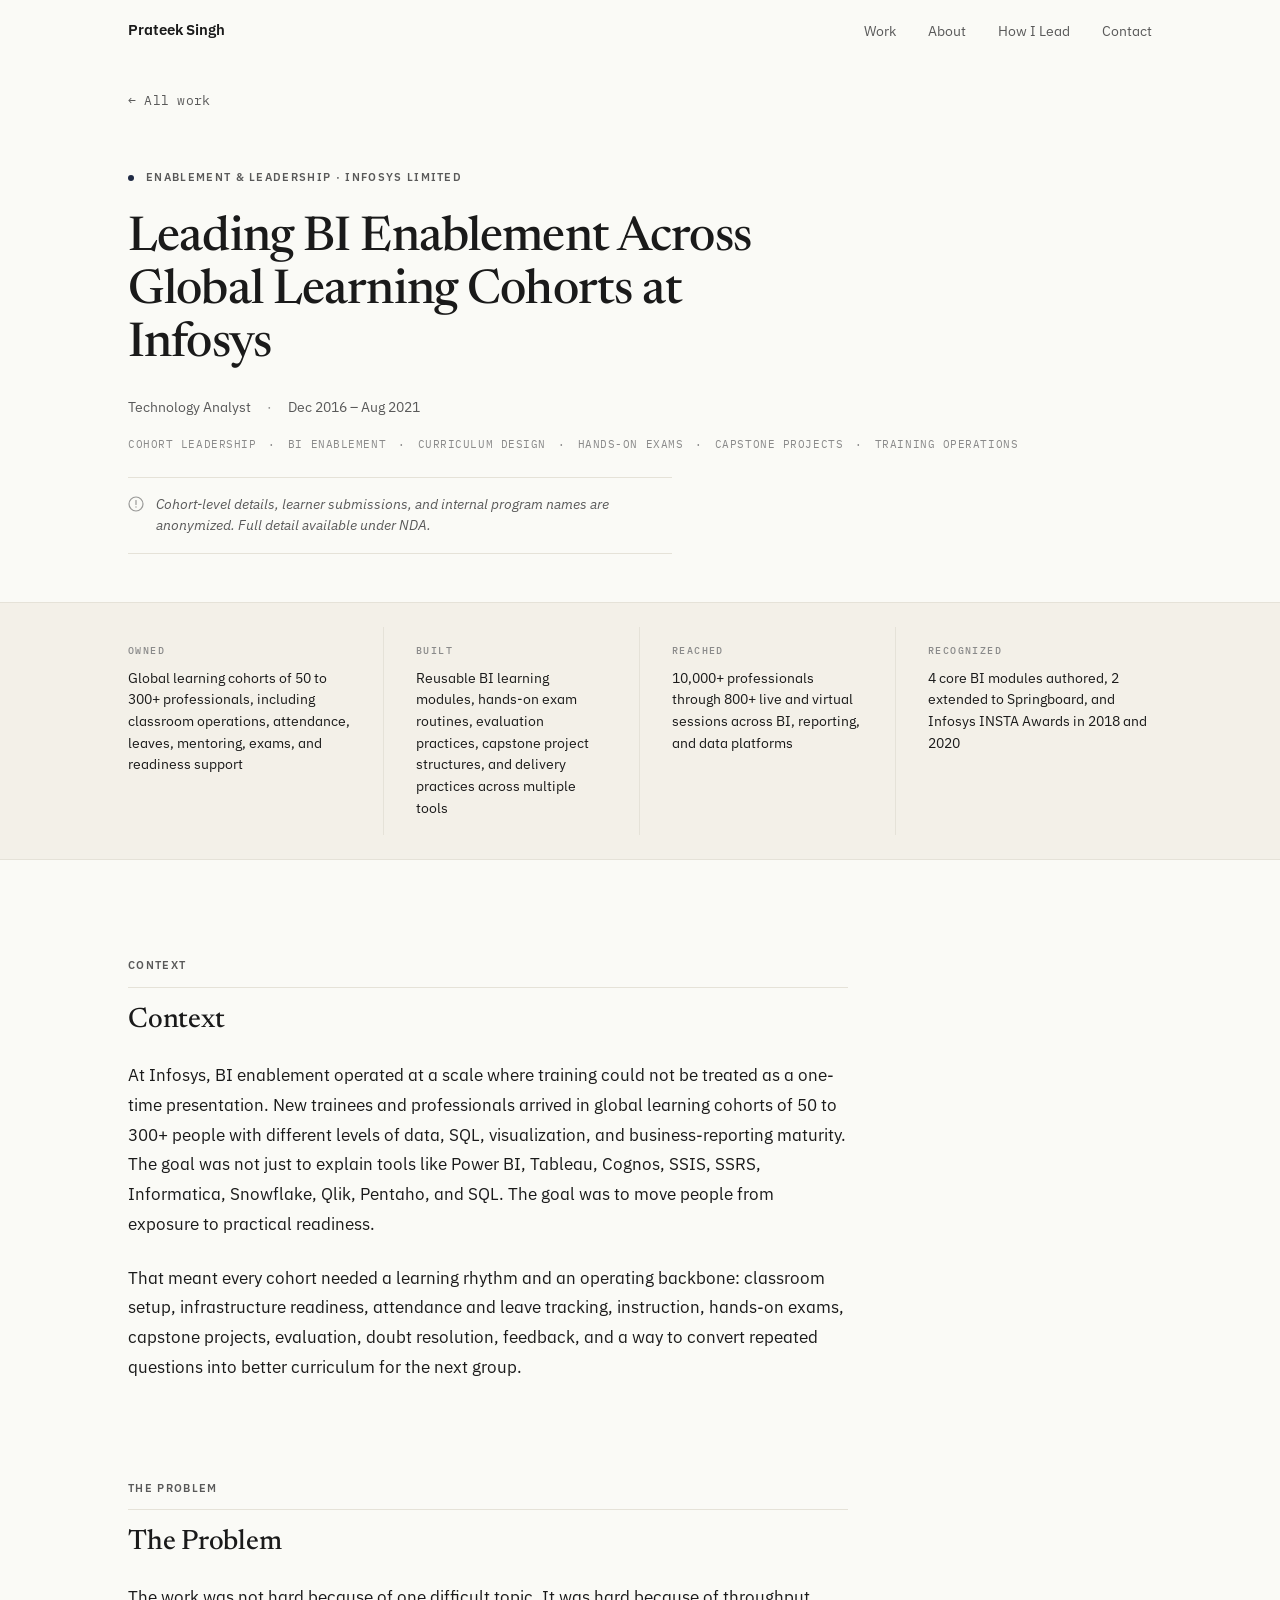
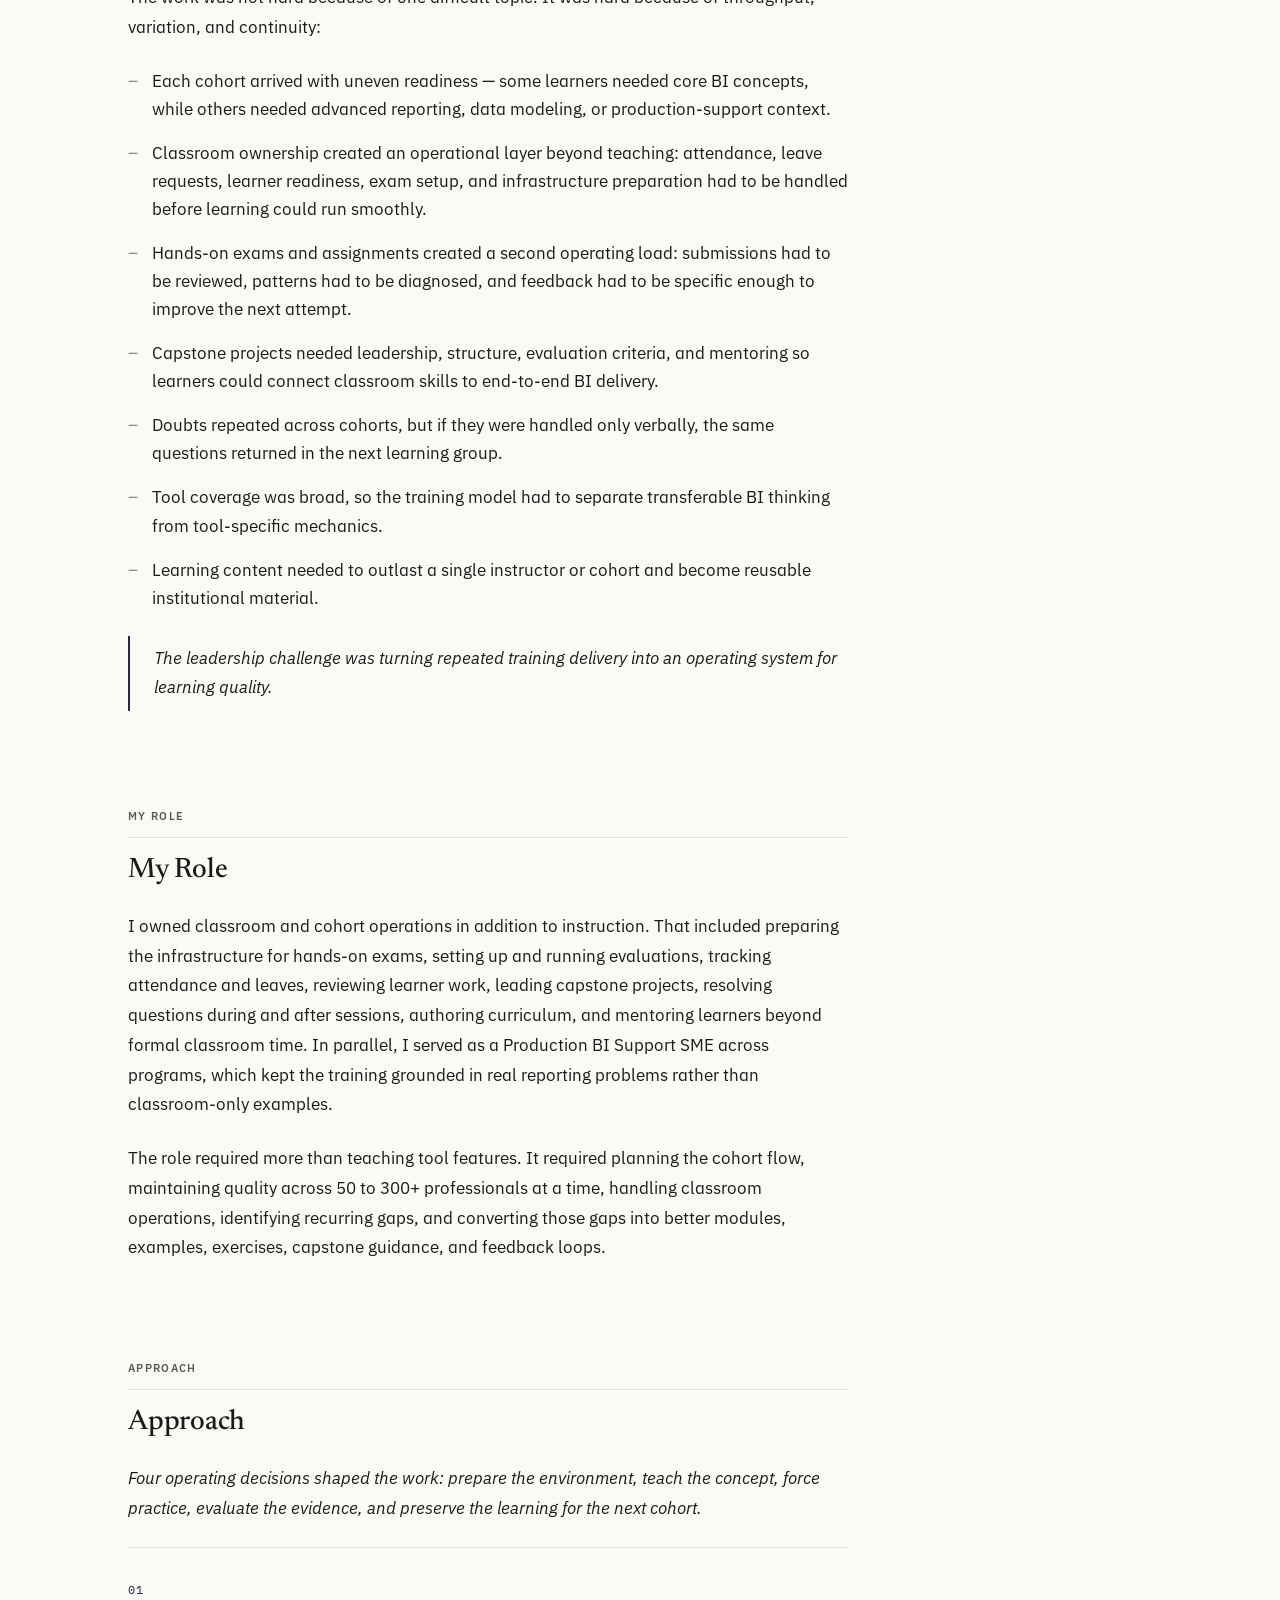
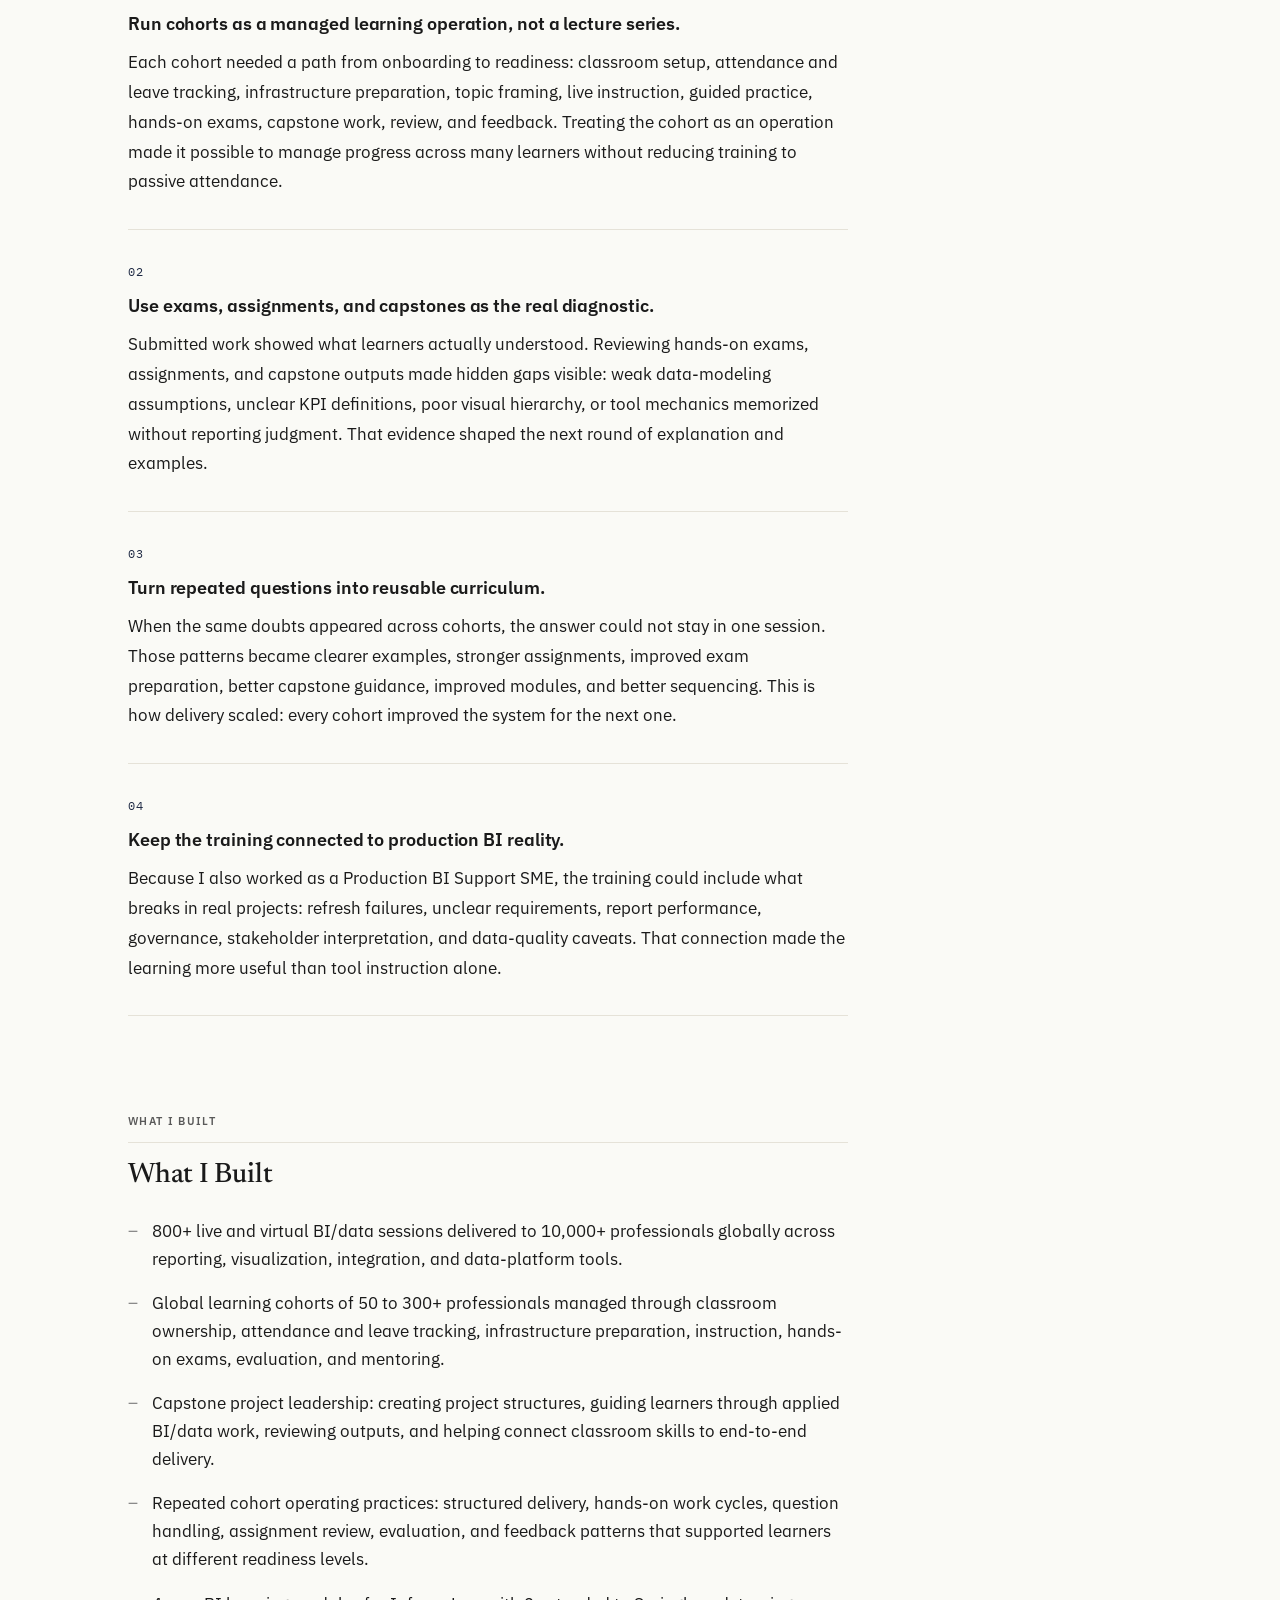
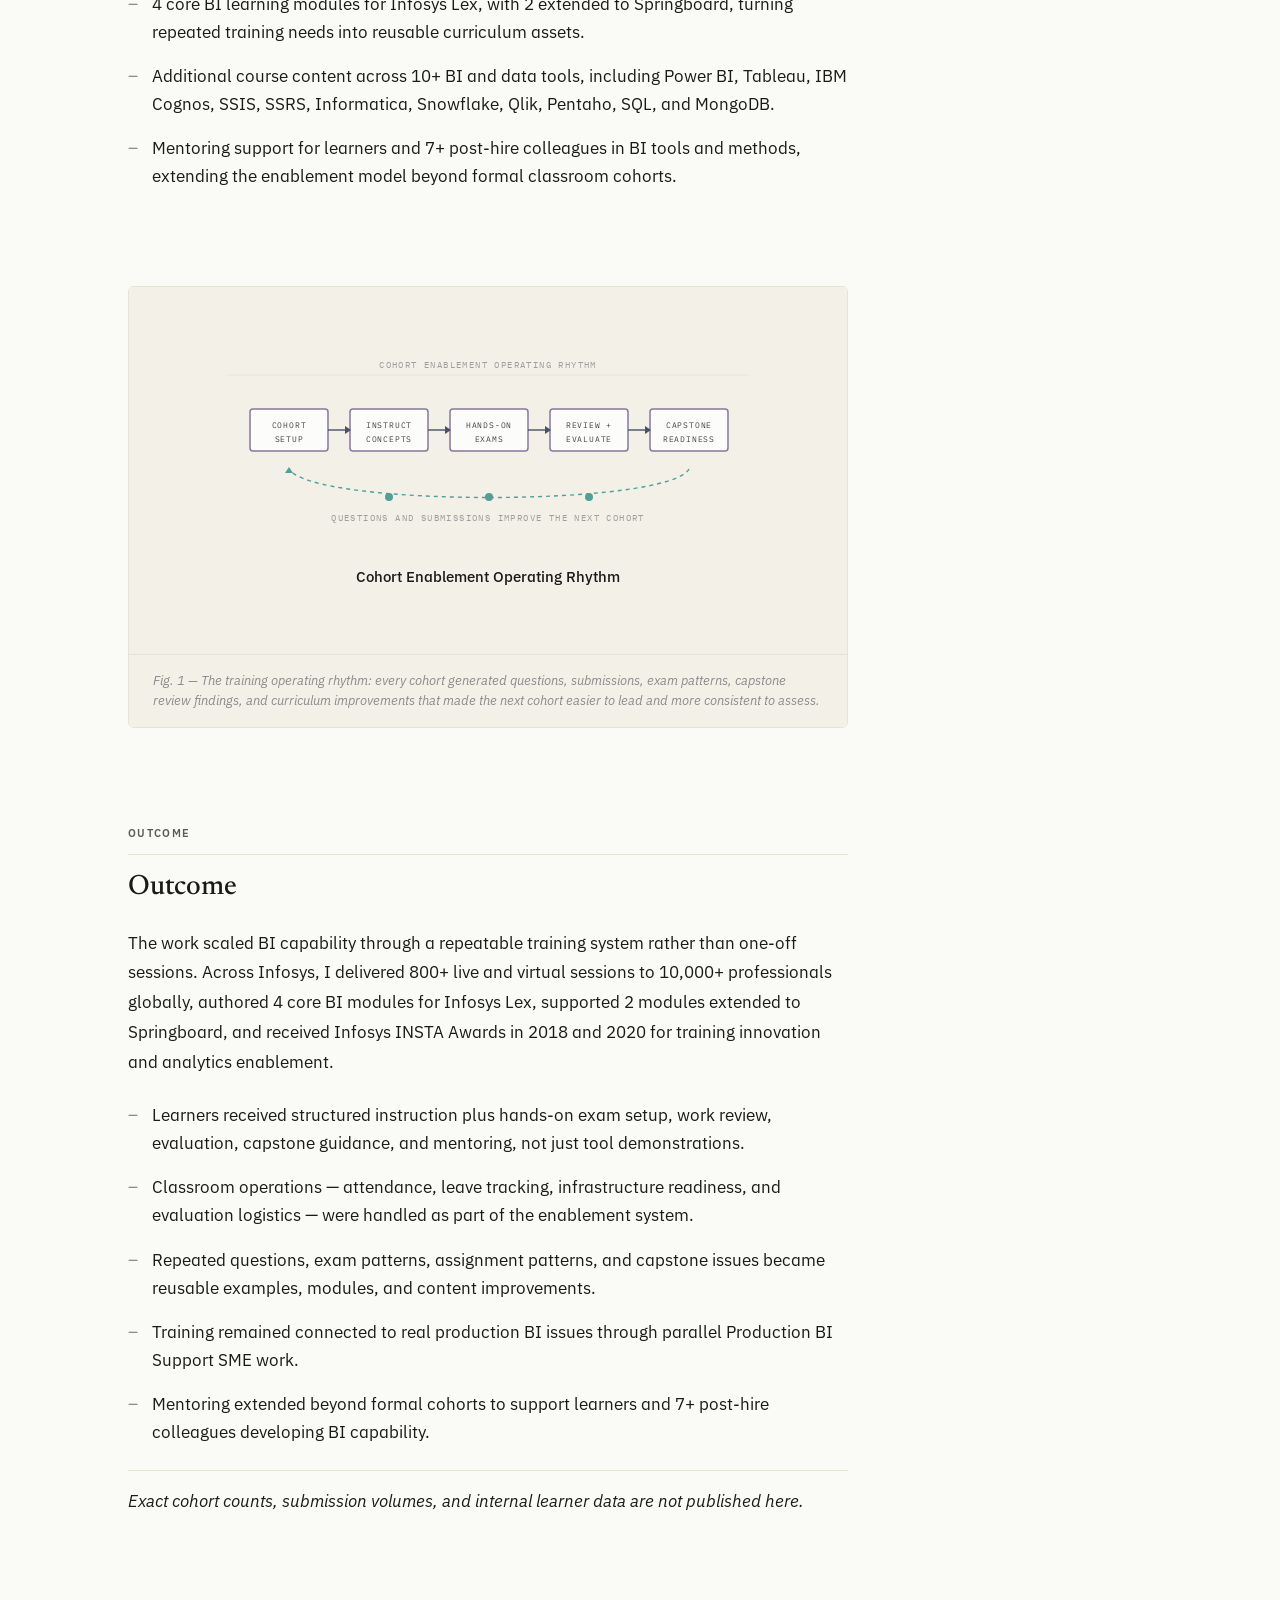
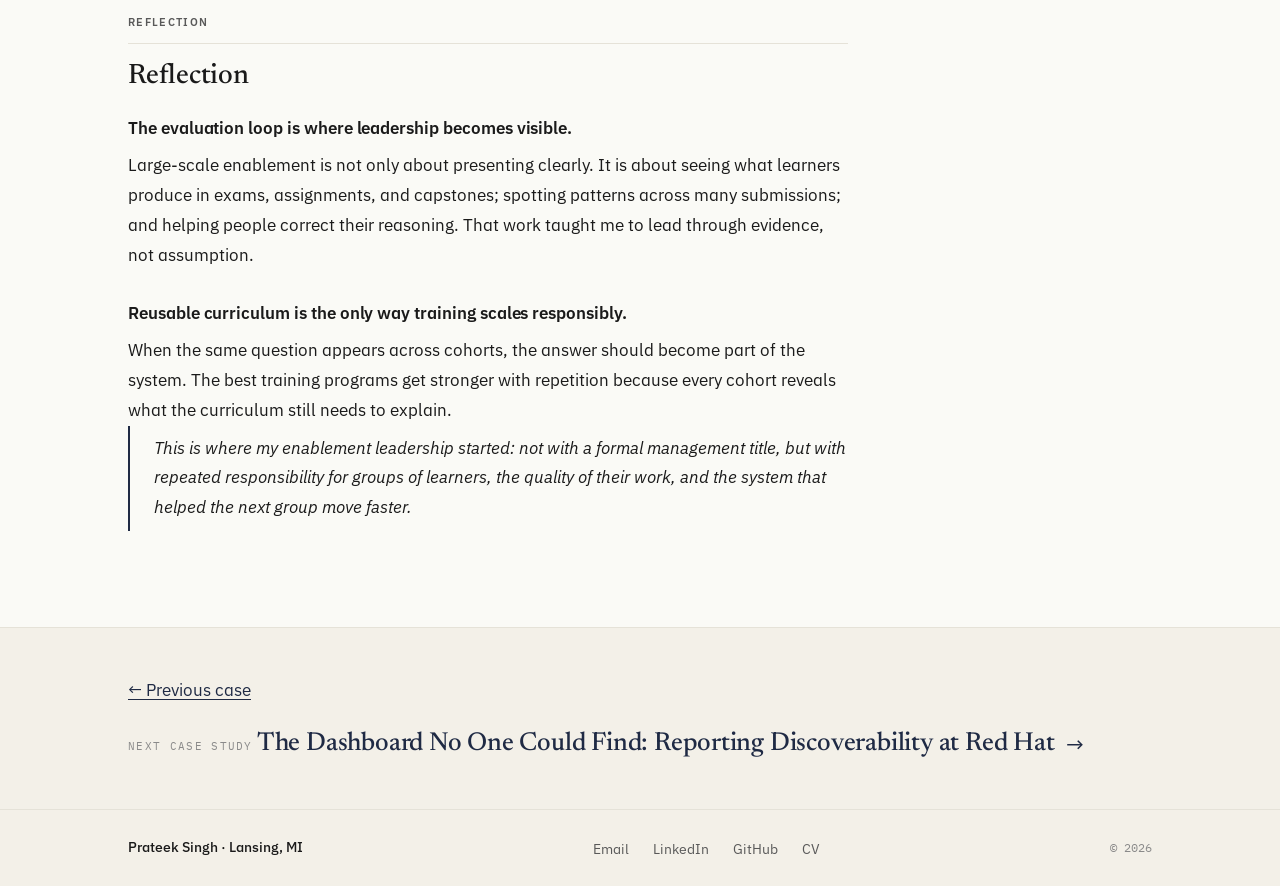
<file: work/infosys-training-leadership/index.html>
<!DOCTYPE html>
<html lang="en">
<head>
  <meta charset="UTF-8">
  <meta name="viewport" content="width=device-width, initial-scale=1.0">
  <title>Leading BI Enablement Across Global Learning Cohorts at Infosys — Prateek Singh</title>
  <meta name="description" content="Infosys enablement leadership case study: global BI and data learning cohorts, classroom ownership, hands-on exams, infrastructure readiness, evaluations, capstone projects, and scalable learning operations for 10,000+ professionals globally.">

  <meta property="og:title" content="Leading BI Enablement Across Global Learning Cohorts at Infosys — Prateek Singh">
  <meta property="og:description" content="How cohort ownership, classroom operations, hands-on exams, capstones, curriculum modules, and mentoring scaled BI/data enablement to 10,000+ professionals globally at Infosys.">
  <meta property="og:type" content="article">

  <link rel="preconnect" href="https://fonts.googleapis.com">
  <link rel="preconnect" href="https://fonts.gstatic.com" crossorigin>
  <link href="https://fonts.googleapis.com/css2?family=Newsreader:ital,opsz,wght@0,6..72,400;0,6..72,500;0,6..72,600;1,6..72,400&family=IBM+Plex+Sans:wght@400;500;600;700&family=IBM+Plex+Mono:wght@400;500&display=swap" rel="stylesheet">

  <link rel="stylesheet" href="../../styles/tokens.css">
  <link rel="stylesheet" href="../../styles/base.css">
  <link rel="stylesheet" href="../../styles/layout.css">
  <link rel="stylesheet" href="../../styles/components.css">
  <link rel="stylesheet" href="../../styles/case-study.css">
</head>
<body>

  <a href="#main" class="skip-link">Skip to main content</a>

  <!-- ============================================================
       Navigation
       ============================================================ -->
  <header class="site-header">
    <nav class="site-nav" aria-label="Primary">
      <a href="../../" class="wordmark">Prateek Singh</a>
      <ul class="nav-links">
        <li><a href="../">Work</a></li>
        <li><a href="../../about/">About</a></li>
        <li><a href="../../#how-i-lead">How I Lead</a></li>
        <li><a href="../../#contact">Contact</a></li>
      </ul>
      <button type="button" class="nav-toggle" aria-label="Open navigation menu">Menu</button>
    </nav>
  </header>

  <main id="main">
    <article>

      <!-- ============================================================
           Back link
           ============================================================ -->
      <div class="cs-back-wrap">
        <div class="container">
          <a href="../" class="cs-back">All work</a>
        </div>
      </div>

      <!-- ============================================================
           Hero band
           ============================================================ -->
      <header class="cs-hero">
        <div class="container">
          <div class="cs-meta">
            <div class="category-badge">
              <span class="dot"></span>Enablement &amp; Leadership · Infosys Limited
            </div>
          </div>

          <h1 class="cs-title">Leading BI Enablement Across Global Learning Cohorts at Infosys</h1>

          <div class="cs-details">
            <span class="detail">Technology Analyst</span>
            <span class="detail">Dec 2016 – Aug 2021</span>
          </div>

          <ul class="cs-tags" aria-label="Case study tags">
            <li>Cohort Leadership</li>
            <li>BI Enablement</li>
            <li>Curriculum Design</li>
            <li>Hands-on Exams</li>
            <li>Capstone Projects</li>
            <li>Training Operations</li>
          </ul>

          <div class="cs-confidentiality" role="note">
            <svg width="16" height="16" viewBox="0 0 16 16" fill="none" aria-hidden="true" focusable="false">
              <circle cx="8" cy="8" r="7" stroke="currentColor" stroke-width="1.2"/>
              <path d="M8 4.5V8.5" stroke="currentColor" stroke-width="1.2" stroke-linecap="round"/>
              <circle cx="8" cy="11" r="0.65" fill="currentColor"/>
            </svg>
            <span>Cohort-level details, learner submissions, and internal program names are anonymized. Full detail available under NDA.</span>
          </div>
        </div>
      </header>


      <!-- ============================================================
           TL;DR strip
           ============================================================ -->
      <section class="cs-tldr" aria-label="Case study at a glance">
        <div class="container">
          <div class="cs-tldr-grid">

            <div class="cs-tldr-item">
              <span class="cs-tldr-label">Owned</span>
              <p class="cs-tldr-value">Global learning cohorts of 50 to 300+ professionals, including classroom operations, attendance, leaves, mentoring, exams, and readiness support</p>
            </div>

            <div class="cs-tldr-item">
              <span class="cs-tldr-label">Built</span>
              <p class="cs-tldr-value">Reusable BI learning modules, hands-on exam routines, evaluation practices, capstone project structures, and delivery practices across multiple tools</p>
            </div>

            <div class="cs-tldr-item">
              <span class="cs-tldr-label">Reached</span>
              <p class="cs-tldr-value">10,000+ professionals through 800+ live and virtual sessions across BI, reporting, and data platforms</p>
            </div>

            <div class="cs-tldr-item">
              <span class="cs-tldr-label">Recognized</span>
              <p class="cs-tldr-value">4 core BI modules authored, 2 extended to Springboard, and Infosys INSTA Awards in 2018 and 2020</p>
            </div>

          </div>
        </div>
      </section>


      <!-- ============================================================
           Prose body
           ============================================================ -->
      <div class="cs-prose-wrap">
        <div class="container">
          <div class="cs-prose">


            <!-- Context -->
            <section class="cs-section" aria-labelledby="cs-context">
              <span class="cs-section-label">Context</span>
              <h2 class="cs-section-heading" id="cs-context">Context</h2>

              <p>At Infosys, BI enablement operated at a scale where training could not be treated as a one-time presentation. New trainees and professionals arrived in global learning cohorts of 50 to 300+ people with different levels of data, SQL, visualization, and business-reporting maturity. The goal was not just to explain tools like Power BI, Tableau, Cognos, SSIS, SSRS, Informatica, Snowflake, Qlik, Pentaho, and SQL. The goal was to move people from exposure to practical readiness.</p>

              <p>That meant every cohort needed a learning rhythm and an operating backbone: classroom setup, infrastructure readiness, attendance and leave tracking, instruction, hands-on exams, capstone projects, evaluation, doubt resolution, feedback, and a way to convert repeated questions into better curriculum for the next group.</p>
            </section>


            <!-- The Problem -->
            <section class="cs-section" aria-labelledby="cs-problem">
              <span class="cs-section-label">The Problem</span>
              <h2 class="cs-section-heading" id="cs-problem">The Problem</h2>

              <p>The work was not hard because of one difficult topic. It was hard because of throughput, variation, and continuity:</p>

              <ul class="cs-problem-list">
                <li>Each cohort arrived with uneven readiness — some learners needed core BI concepts, while others needed advanced reporting, data modeling, or production-support context.</li>
                <li>Classroom ownership created an operational layer beyond teaching: attendance, leave requests, learner readiness, exam setup, and infrastructure preparation had to be handled before learning could run smoothly.</li>
                <li>Hands-on exams and assignments created a second operating load: submissions had to be reviewed, patterns had to be diagnosed, and feedback had to be specific enough to improve the next attempt.</li>
                <li>Capstone projects needed leadership, structure, evaluation criteria, and mentoring so learners could connect classroom skills to end-to-end BI delivery.</li>
                <li>Doubts repeated across cohorts, but if they were handled only verbally, the same questions returned in the next learning group.</li>
                <li>Tool coverage was broad, so the training model had to separate transferable BI thinking from tool-specific mechanics.</li>
                <li>Learning content needed to outlast a single instructor or cohort and become reusable institutional material.</li>
              </ul>

              <p class="cs-hinge">The leadership challenge was turning repeated training delivery into an operating system for learning quality.</p>
            </section>


            <!-- My Role -->
            <section class="cs-section" aria-labelledby="cs-role">
              <span class="cs-section-label">My Role</span>
              <h2 class="cs-section-heading" id="cs-role">My Role</h2>

              <p>I owned classroom and cohort operations in addition to instruction. That included preparing the infrastructure for hands-on exams, setting up and running evaluations, tracking attendance and leaves, reviewing learner work, leading capstone projects, resolving questions during and after sessions, authoring curriculum, and mentoring learners beyond formal classroom time. In parallel, I served as a Production BI Support SME across programs, which kept the training grounded in real reporting problems rather than classroom-only examples.</p>

              <p>The role required more than teaching tool features. It required planning the cohort flow, maintaining quality across 50 to 300+ professionals at a time, handling classroom operations, identifying recurring gaps, and converting those gaps into better modules, examples, exercises, capstone guidance, and feedback loops.</p>
            </section>


            <!-- Approach -->
            <section class="cs-section" aria-labelledby="cs-approach">
              <span class="cs-section-label">Approach</span>
              <h2 class="cs-section-heading" id="cs-approach">Approach</h2>

              <p class="cs-approach-intro">Four operating decisions shaped the work: prepare the environment, teach the concept, force practice, evaluate the evidence, and preserve the learning for the next cohort.</p>

              <ul class="cs-decisions">

                <li class="cs-decision">
                  <span class="cs-decision-num">01</span>
                  <h3 class="cs-decision-title">Run cohorts as a managed learning operation, not a lecture series.</h3>
                  <p class="cs-decision-body">Each cohort needed a path from onboarding to readiness: classroom setup, attendance and leave tracking, infrastructure preparation, topic framing, live instruction, guided practice, hands-on exams, capstone work, review, and feedback. Treating the cohort as an operation made it possible to manage progress across many learners without reducing training to passive attendance.</p>
                </li>

                <li class="cs-decision">
                  <span class="cs-decision-num">02</span>
                  <h3 class="cs-decision-title">Use exams, assignments, and capstones as the real diagnostic.</h3>
                  <p class="cs-decision-body">Submitted work showed what learners actually understood. Reviewing hands-on exams, assignments, and capstone outputs made hidden gaps visible: weak data-modeling assumptions, unclear KPI definitions, poor visual hierarchy, or tool mechanics memorized without reporting judgment. That evidence shaped the next round of explanation and examples.</p>
                </li>

                <li class="cs-decision">
                  <span class="cs-decision-num">03</span>
                  <h3 class="cs-decision-title">Turn repeated questions into reusable curriculum.</h3>
                  <p class="cs-decision-body">When the same doubts appeared across cohorts, the answer could not stay in one session. Those patterns became clearer examples, stronger assignments, improved exam preparation, better capstone guidance, improved modules, and better sequencing. This is how delivery scaled: every cohort improved the system for the next one.</p>
                </li>

                <li class="cs-decision">
                  <span class="cs-decision-num">04</span>
                  <h3 class="cs-decision-title">Keep the training connected to production BI reality.</h3>
                  <p class="cs-decision-body">Because I also worked as a Production BI Support SME, the training could include what breaks in real projects: refresh failures, unclear requirements, report performance, governance, stakeholder interpretation, and data-quality caveats. That connection made the learning more useful than tool instruction alone.</p>
                </li>

              </ul>
            </section>


            <!-- What I Built -->
            <section class="cs-section" aria-labelledby="cs-built">
              <span class="cs-section-label">What I Built</span>
              <h2 class="cs-section-heading" id="cs-built">What I Built</h2>

              <ul class="cs-built-list">
                <li>800+ live and virtual BI/data sessions delivered to 10,000+ professionals globally across reporting, visualization, integration, and data-platform tools.</li>
                <li>Global learning cohorts of 50 to 300+ professionals managed through classroom ownership, attendance and leave tracking, infrastructure preparation, instruction, hands-on exams, evaluation, and mentoring.</li>
                <li>Capstone project leadership: creating project structures, guiding learners through applied BI/data work, reviewing outputs, and helping connect classroom skills to end-to-end delivery.</li>
                <li>Repeated cohort operating practices: structured delivery, hands-on work cycles, question handling, assignment review, evaluation, and feedback patterns that supported learners at different readiness levels.</li>
                <li>4 core BI learning modules for Infosys Lex, with 2 extended to Springboard, turning repeated training needs into reusable curriculum assets.</li>
                <li>Additional course content across 10+ BI and data tools, including Power BI, Tableau, IBM Cognos, SSIS, SSRS, Informatica, Snowflake, Qlik, Pentaho, SQL, and MongoDB.</li>
                <li>Mentoring support for learners and 7+ post-hire colleagues in BI tools and methods, extending the enablement model beyond formal classroom cohorts.</li>
              </ul>
            </section>


            <!-- Visual Artifact -->
            <figure class="cs-artifact cs-artifact--final" aria-label="Cohort enablement operating rhythm">
              <div class="cs-artifact-placeholder">

                <svg viewBox="0 0 520 190" xmlns="http://www.w3.org/2000/svg"
                     role="img" aria-labelledby="cohort-title cohort-desc"
                     style="width:100%;max-width:520px;height:auto;display:block;">

                  <title id="cohort-title">Cohort enablement operating rhythm</title>
                  <desc id="cohort-desc">A five-step learning operating rhythm from cohort setup to instruction, hands-on exams, review and evaluation, and capstone readiness, with a feedback loop returning insights to the next cohort.</desc>

                  <style>
                    .be-hdr  { fill: var(--paper-warm, #F3F0E8); }
                    .be-rule { stroke: var(--rule, #E5E2D8); stroke-width: 1; fill: none; }
                    .be-box  { fill: #FFFFFF; stroke: var(--viz-plum, #6F5A8C); stroke-width: 1.5; }
                    .be-flow { stroke: var(--accent, #1F2A44); stroke-width: 1.4; fill: none; }
                    .be-loop { stroke: var(--viz-teal, #2A8C82); stroke-width: 1.4; stroke-dasharray: 4 4; fill: none; }
                    .be-dot  { fill: var(--viz-teal, #2A8C82); }
                    .be-ahd  { fill: var(--accent, #1F2A44); }
                    .be-txt  { font-family: 'IBM Plex Mono', monospace; font-size: 8px; letter-spacing: 0.8px; fill: var(--ink, #1A1A1A); text-anchor: middle; dominant-baseline: central; }
                    .be-lbl  { font-family: 'IBM Plex Mono', monospace; font-size: 9px; letter-spacing: 1.4px; fill: var(--ink-faint, #8A8A8A); text-anchor: middle; dominant-baseline: central; }
                  </style>

                  <rect x="0" y="0" width="520" height="24" class="be-hdr"/>
                  <line x1="0" y1="24" x2="520" y2="24" class="be-rule"/>
                  <text x="260" y="13" class="be-lbl">COHORT ENABLEMENT OPERATING RHYTHM</text>

                  <rect x="22"  y="58" width="78" height="42" rx="3" class="be-box"/>
                  <rect x="122" y="58" width="78" height="42" rx="3" class="be-box"/>
                  <rect x="222" y="58" width="78" height="42" rx="3" class="be-box"/>
                  <rect x="322" y="58" width="78" height="42" rx="3" class="be-box"/>
                  <rect x="422" y="58" width="78" height="42" rx="3" class="be-box"/>

                  <text x="61"  y="74" class="be-txt">COHORT</text>
                  <text x="61"  y="88" class="be-txt">SETUP</text>
                  <text x="161" y="74" class="be-txt">INSTRUCT</text>
                  <text x="161" y="88" class="be-txt">CONCEPTS</text>
                  <text x="261" y="74" class="be-txt">HANDS-ON</text>
                  <text x="261" y="88" class="be-txt">EXAMS</text>
                  <text x="361" y="74" class="be-txt">REVIEW +</text>
                  <text x="361" y="88" class="be-txt">EVALUATE</text>
                  <text x="461" y="74" class="be-txt">CAPSTONE</text>
                  <text x="461" y="88" class="be-txt">READINESS</text>

                  <line x1="100" y1="79" x2="122" y2="79" class="be-flow"/>
                  <polygon points="117,75 123,79 117,83" class="be-ahd"/>
                  <line x1="200" y1="79" x2="222" y2="79" class="be-flow"/>
                  <polygon points="217,75 223,79 217,83" class="be-ahd"/>
                  <line x1="300" y1="79" x2="322" y2="79" class="be-flow"/>
                  <polygon points="317,75 323,79 317,83" class="be-ahd"/>
                  <line x1="400" y1="79" x2="422" y2="79" class="be-flow"/>
                  <polygon points="417,75 423,79 417,83" class="be-ahd"/>

                  <path d="M461 118 C440 156, 84 156, 61 118" class="be-loop"/>
                  <polygon points="57,122 61,116 65,122" fill="var(--viz-teal, #2A8C82)"/>

                  <circle cx="161" cy="146" r="4" class="be-dot"/>
                  <circle cx="261" cy="146" r="4" class="be-dot"/>
                  <circle cx="361" cy="146" r="4" class="be-dot"/>
                  <text x="260" y="166" class="be-lbl">QUESTIONS AND SUBMISSIONS IMPROVE THE NEXT COHORT</text>
                </svg>

                <p class="artifact-label">Cohort Enablement Operating Rhythm</p>

              </div>
              <figcaption>Fig. 1 — The training operating rhythm: every cohort generated questions, submissions, exam patterns, capstone review findings, and curriculum improvements that made the next cohort easier to lead and more consistent to assess.</figcaption>
            </figure>


            <!-- Outcome -->
            <section class="cs-section" aria-labelledby="cs-outcome">
              <span class="cs-section-label">Outcome</span>
              <h2 class="cs-section-heading" id="cs-outcome">Outcome</h2>

              <p>The work scaled BI capability through a repeatable training system rather than one-off sessions. Across Infosys, I delivered 800+ live and virtual sessions to 10,000+ professionals globally, authored 4 core BI modules for Infosys Lex, supported 2 modules extended to Springboard, and received Infosys INSTA Awards in 2018 and 2020 for training innovation and analytics enablement.</p>

              <ul class="cs-outcome-list">
                <li>Learners received structured instruction plus hands-on exam setup, work review, evaluation, capstone guidance, and mentoring, not just tool demonstrations.</li>
                <li>Classroom operations — attendance, leave tracking, infrastructure readiness, and evaluation logistics — were handled as part of the enablement system.</li>
                <li>Repeated questions, exam patterns, assignment patterns, and capstone issues became reusable examples, modules, and content improvements.</li>
                <li>Training remained connected to real production BI issues through parallel Production BI Support SME work.</li>
                <li>Mentoring extended beyond formal cohorts to support learners and 7+ post-hire colleagues developing BI capability.</li>
              </ul>

              <p class="cs-outcome-note">Exact cohort counts, submission volumes, and internal learner data are not published here.</p>
            </section>


            <!-- Reflection -->
            <section class="cs-section" aria-labelledby="cs-reflection">
              <span class="cs-section-label">Reflection</span>
              <h2 class="cs-section-heading" id="cs-reflection">Reflection</h2>

              <div class="cs-reflection-item">
                <h3 class="cs-reflection-title">The evaluation loop is where leadership becomes visible.</h3>
                <p>Large-scale enablement is not only about presenting clearly. It is about seeing what learners produce in exams, assignments, and capstones; spotting patterns across many submissions; and helping people correct their reasoning. That work taught me to lead through evidence, not assumption.</p>
              </div>

              <div class="cs-reflection-item">
                <h3 class="cs-reflection-title">Reusable curriculum is the only way training scales responsibly.</h3>
                <p>When the same question appears across cohorts, the answer should become part of the system. The best training programs get stronger with repetition because every cohort reveals what the curriculum still needs to explain.</p>
              </div>

              <p class="cs-lesson">This is where my enablement leadership started: not with a formal management title, but with repeated responsibility for groups of learners, the quality of their work, and the system that helped the next group move faster.</p>
            </section>


          </div><!-- /.cs-prose -->
        </div><!-- /.container -->
      </div><!-- /.cs-prose-wrap -->

    </article>
  </main>


  <!-- ============================================================
       Case navigation
       ============================================================ -->
  <nav class="cs-next" aria-label="Case study navigation">
    <div class="container">
      <div class="cs-next-inner">
        <a href="../bi-cop/" class="back-to-work">← Previous case</a>
        <div>
          <span class="cs-next-label">Next case study</span>
          <a href="../dashboard-discovery/" class="cs-next-link">
            The Dashboard No One Could Find: Reporting Discoverability at Red Hat
            <span class="arrow" aria-hidden="true">→</span>
          </a>
        </div>
      </div>
    </div>
  </nav>


  <!-- ============================================================
       Footer
       ============================================================ -->
  <footer class="site-footer">
    <div class="container site-footer-inner">
      <span class="footer-identity">Prateek Singh · Lansing, MI</span>
      <ul class="footer-links">
        <li><a href="mailto:prateek.singh22@outlook.com">Email</a></li>
        <li><a href="https://www.linkedin.com/in/prateeksingh22" target="_blank" rel="noopener noreferrer">LinkedIn</a></li>
        <li><a href="https://github.com/prateeks-viz" target="_blank" rel="noopener noreferrer">GitHub</a></li>
        <li><a href="../../cv/Prateek_Singh_Resume.pdf">CV</a></li>
      </ul>
      <span class="footer-year">© 2026</span>
    </div>
  </footer>

  <script src="../../js/nav.js" defer></script>
</body>
</html>
</file>
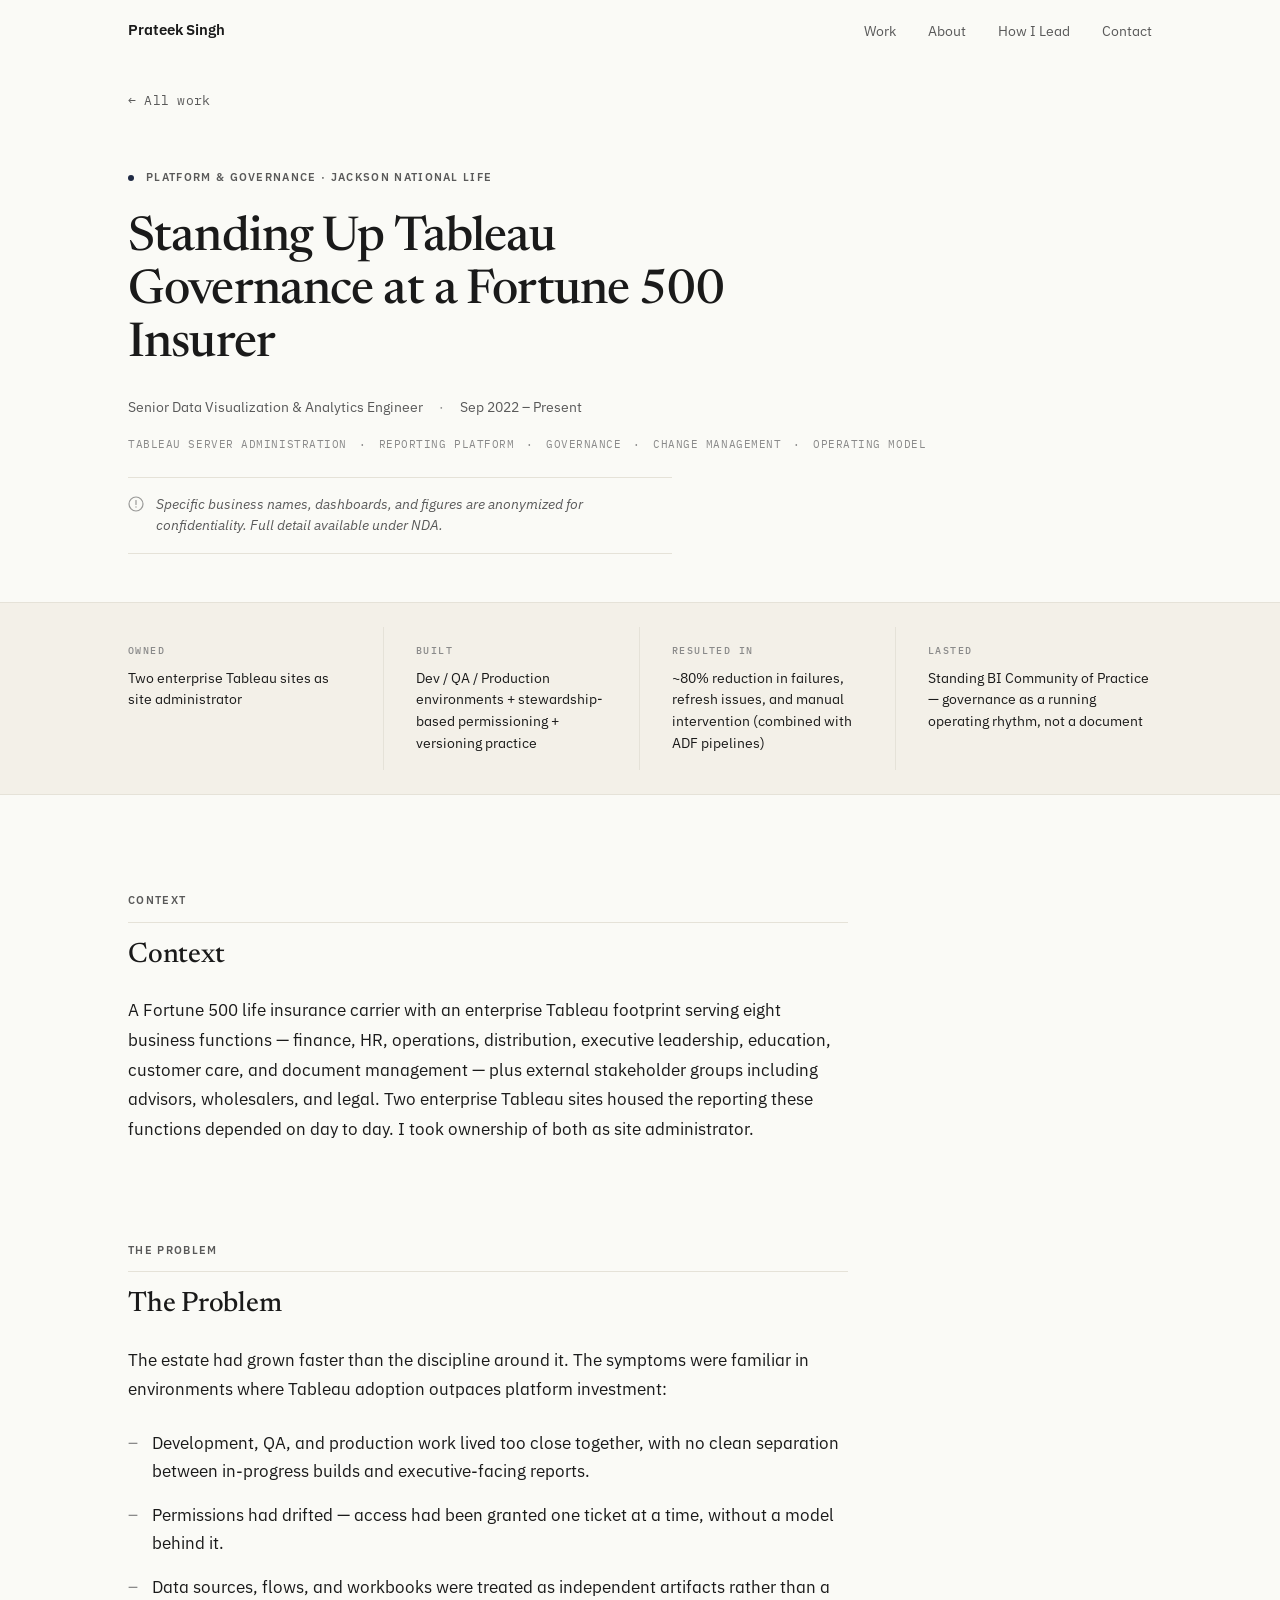
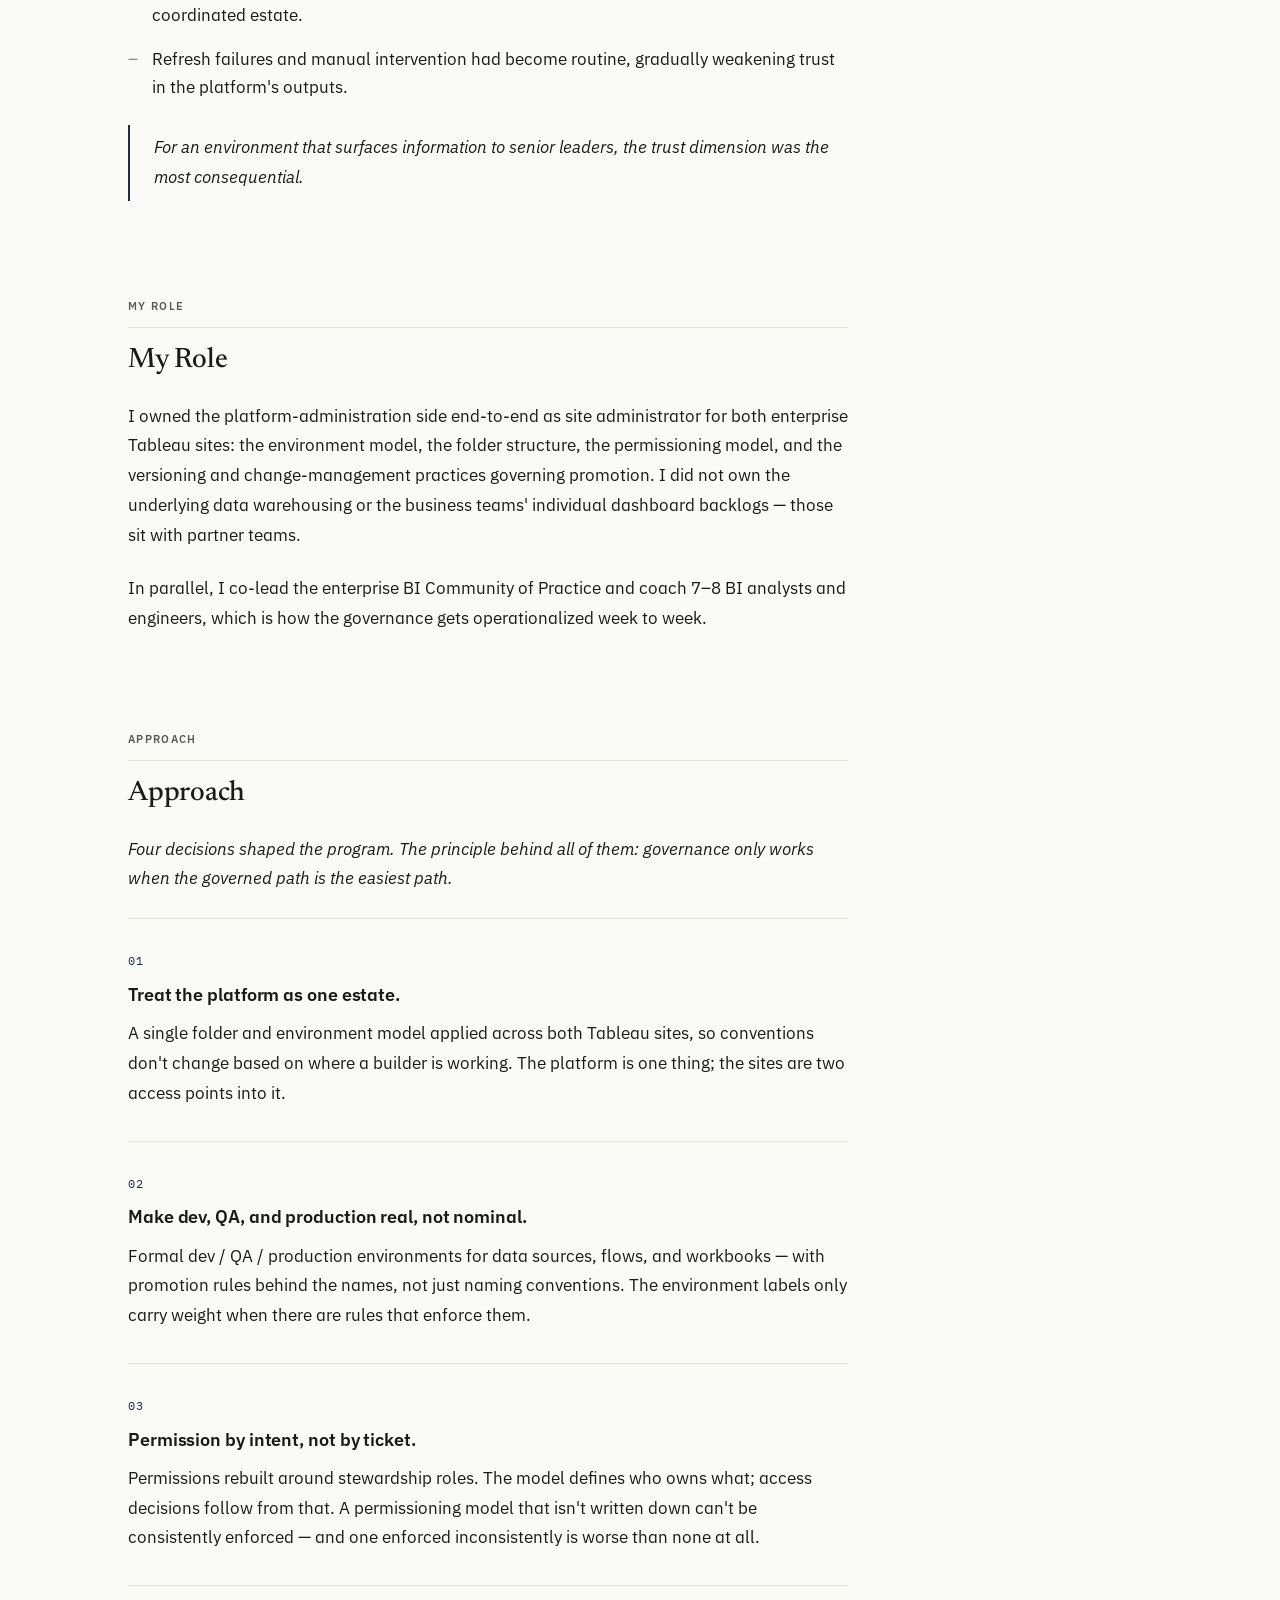
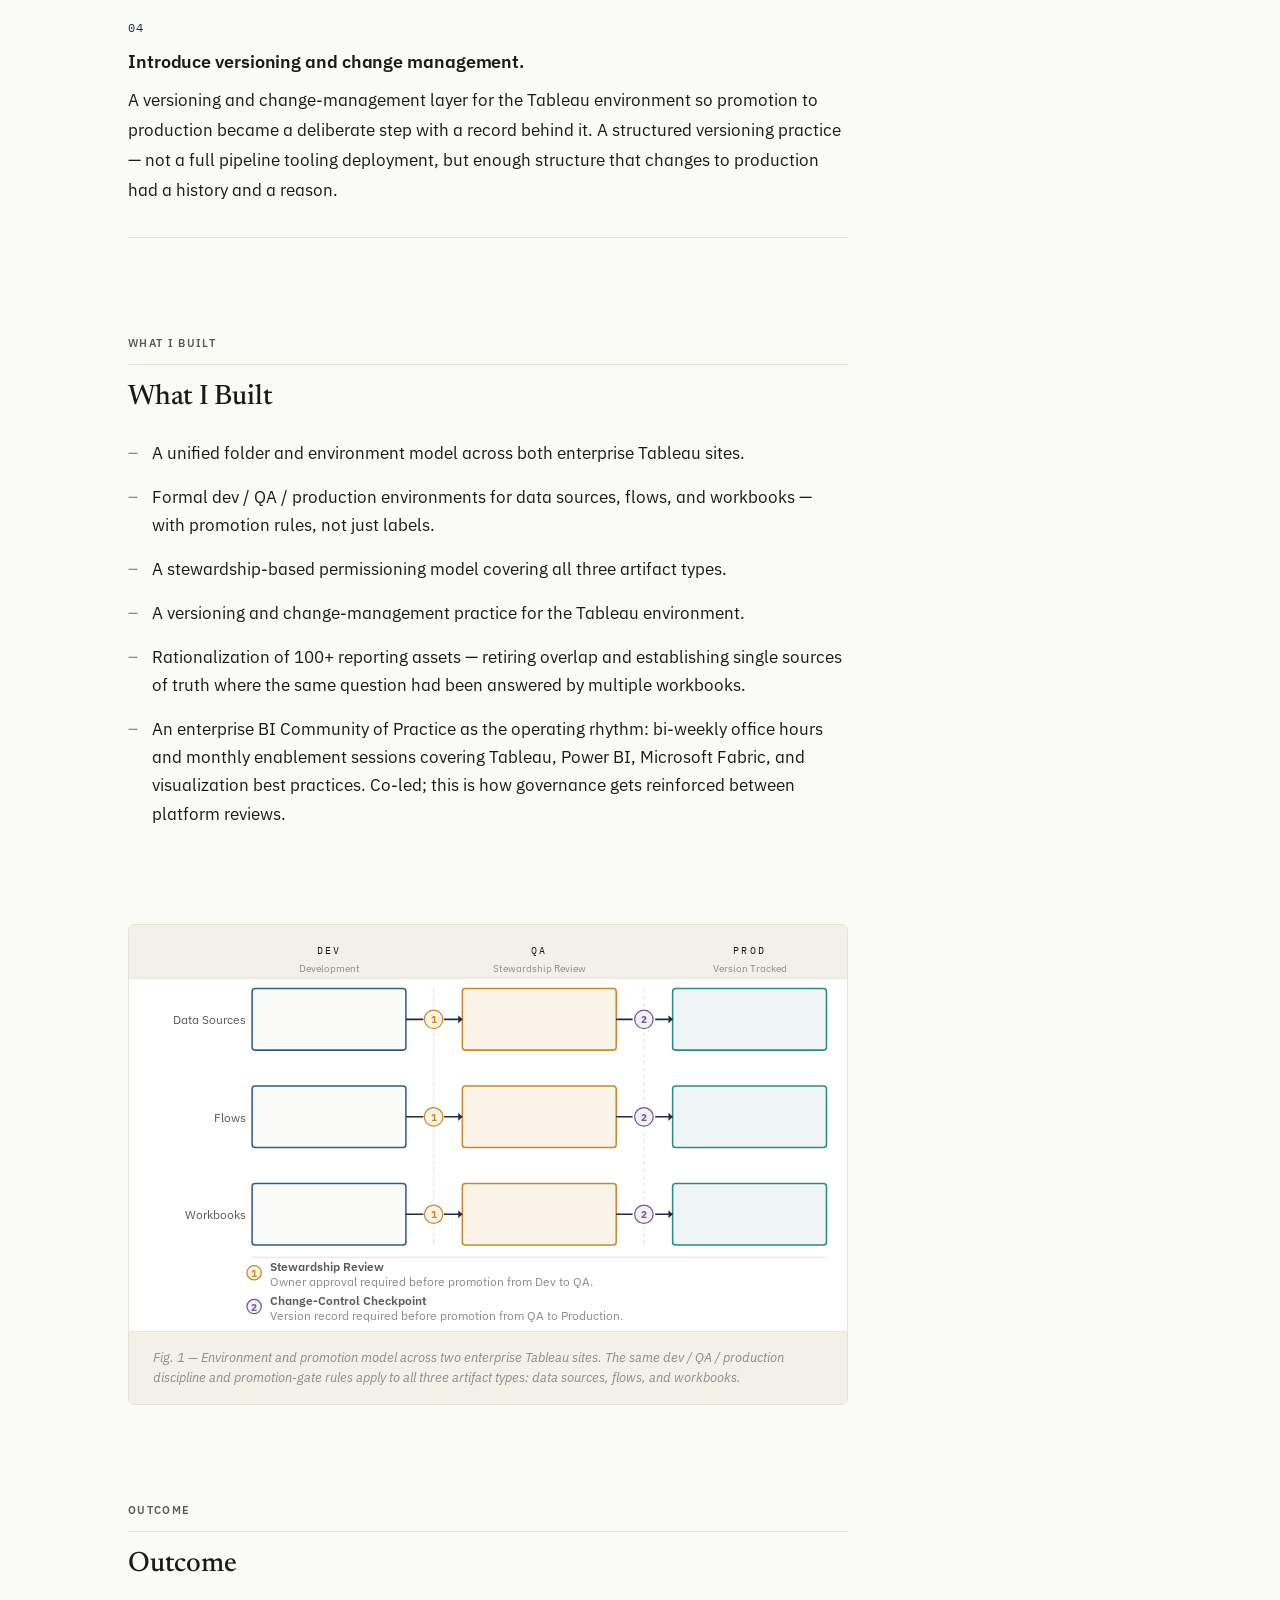
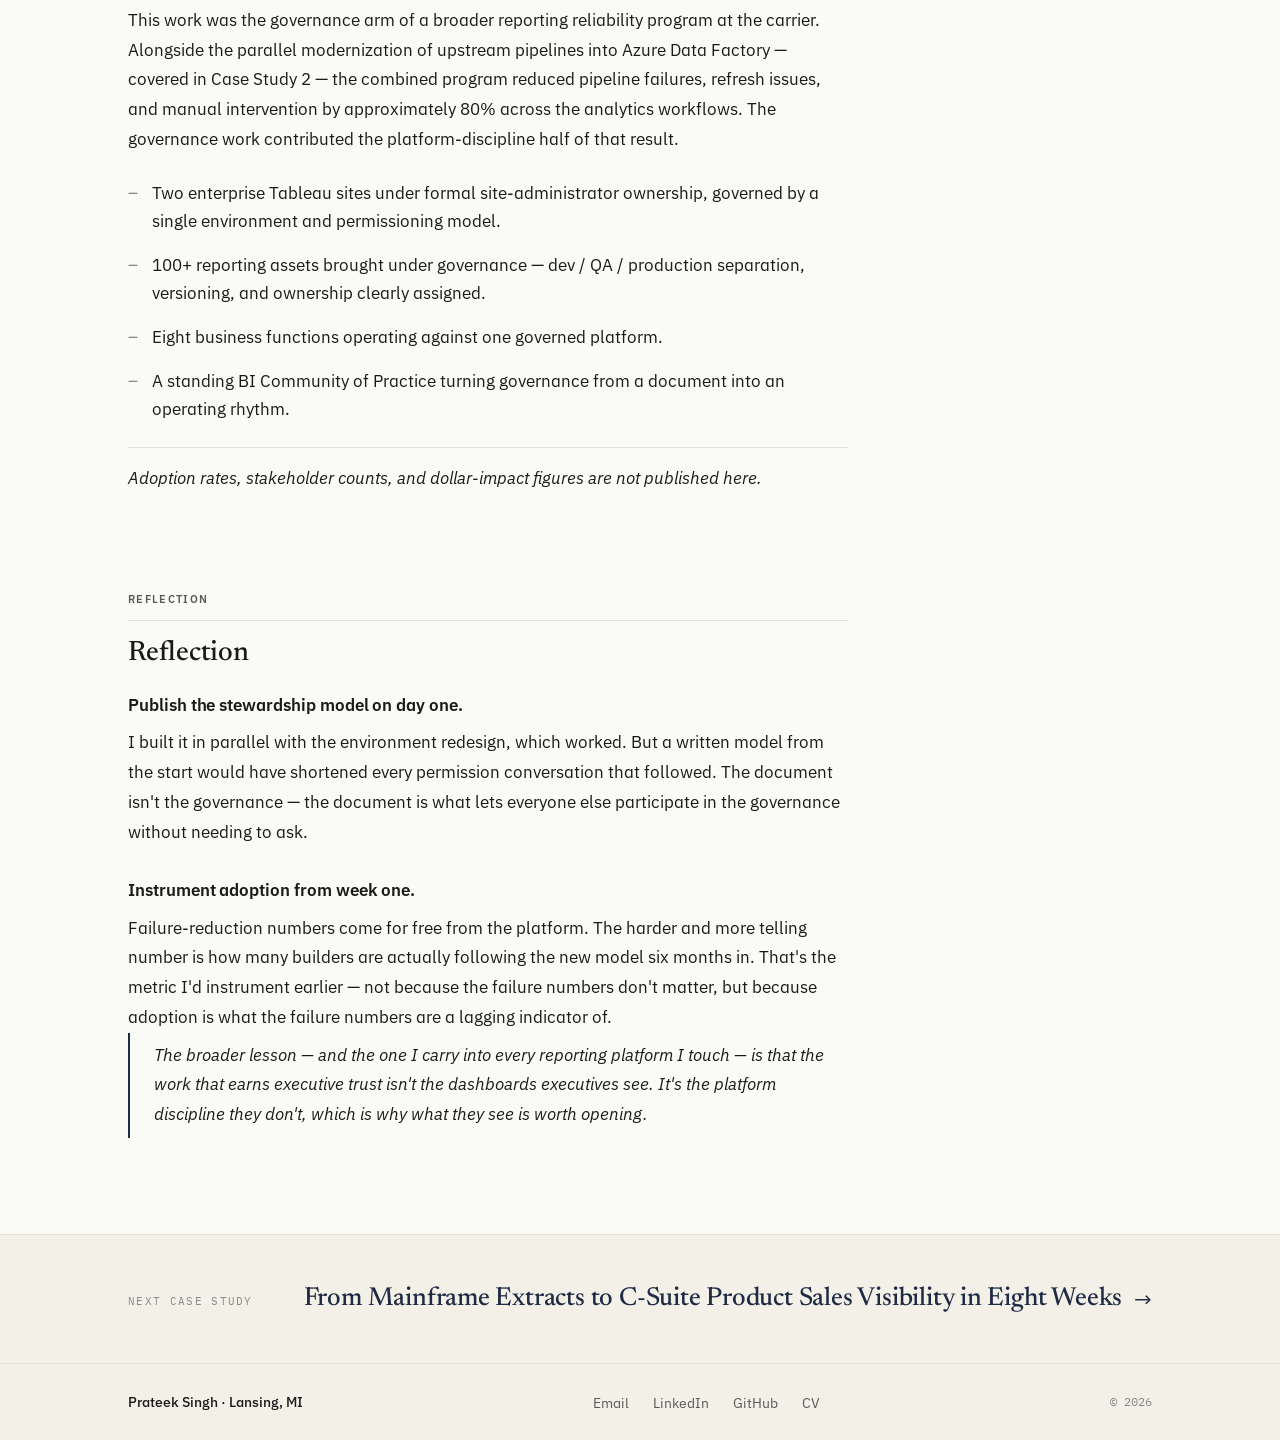
<file: work/tableau-governance/index.html>
<!DOCTYPE html>
<html lang="en">
<head>
  <meta charset="UTF-8">
  <meta name="viewport" content="width=device-width, initial-scale=1.0">
  <title>Tableau Governance at a Fortune 500 Insurer — Prateek Singh</title>
  <meta name="description" content="How a dev / QA / production discipline, stewardship-based permissioning, and versioning practices contributed to an ~80% reduction in reporting failures across an enterprise Tableau environment.">

  <meta property="og:title" content="Standing Up Tableau Governance at a Fortune 500 Insurer — Prateek Singh">
  <meta property="og:description" content="Platform &amp; Governance case study. Site administrator for two enterprise Tableau sites — environment model, stewardship-based permissions, versioning practices, and a standing BI Community of Practice.">
  <meta property="og:type" content="article">

  <link rel="preconnect" href="https://fonts.googleapis.com">
  <link rel="preconnect" href="https://fonts.gstatic.com" crossorigin>
  <link href="https://fonts.googleapis.com/css2?family=Newsreader:ital,opsz,wght@0,6..72,400;0,6..72,500;0,6..72,600;1,6..72,400&family=IBM+Plex+Sans:wght@400;500;600;700&family=IBM+Plex+Mono:wght@400;500&display=swap" rel="stylesheet">

  <link rel="stylesheet" href="../../styles/tokens.css">
  <link rel="stylesheet" href="../../styles/base.css">
  <link rel="stylesheet" href="../../styles/layout.css">
  <link rel="stylesheet" href="../../styles/components.css">
  <link rel="stylesheet" href="../../styles/case-study.css">
</head>
<body>

  <a href="#main" class="skip-link">Skip to main content</a>

  <!-- ============================================================
       Navigation
       ============================================================ -->
  <header class="site-header">
    <nav class="site-nav" aria-label="Primary">
      <a href="../../" class="wordmark">Prateek Singh</a>
      <ul class="nav-links">
        <li><a href="../">Work</a></li>
        <li><a href="../../about/">About</a></li>
        <li><a href="../../#how-i-lead">How I Lead</a></li>
        <li><a href="../../#contact">Contact</a></li>
      </ul>
      <button type="button" class="nav-toggle" aria-label="Open navigation menu">Menu</button>
    </nav>
  </header>

  <main id="main">
    <article>

      <!-- ============================================================
           Back link
           ============================================================ -->
      <div class="cs-back-wrap">
        <div class="container">
          <a href="../" class="cs-back">All work</a>
        </div>
      </div>

      <!-- ============================================================
           Hero band
           ============================================================ -->
      <header class="cs-hero">
        <div class="container">
          <div class="cs-meta">
            <div class="category-badge">
              <span class="dot"></span>Platform &amp; Governance · Jackson National Life
            </div>
          </div>

          <h1 class="cs-title">Standing Up Tableau Governance at a Fortune 500 Insurer</h1>

          <div class="cs-details">
            <span class="detail">Senior Data Visualization &amp; Analytics Engineer</span>
            <span class="detail">Sep 2022 – Present</span>
          </div>

          <ul class="cs-tags" aria-label="Case study tags">
            <li>Tableau Server Administration</li>
            <li>Reporting Platform</li>
            <li>Governance</li>
            <li>Change Management</li>
            <li>Operating Model</li>
          </ul>

          <!-- Confidentiality callout -->
          <div class="cs-confidentiality" role="note">
            <svg width="16" height="16" viewBox="0 0 16 16" fill="none" aria-hidden="true" focusable="false">
              <circle cx="8" cy="8" r="7" stroke="currentColor" stroke-width="1.2"/>
              <path d="M8 4.5V8.5" stroke="currentColor" stroke-width="1.2" stroke-linecap="round"/>
              <circle cx="8" cy="11" r="0.65" fill="currentColor"/>
            </svg>
            <span>Specific business names, dashboards, and figures are anonymized for confidentiality. Full detail available under NDA.</span>
          </div>
        </div>
      </header>


      <!-- ============================================================
           TL;DR strip
           ============================================================ -->
      <section class="cs-tldr" aria-label="Case study at a glance">
        <div class="container">
          <div class="cs-tldr-grid">

            <div class="cs-tldr-item">
              <span class="cs-tldr-label">Owned</span>
              <p class="cs-tldr-value">Two enterprise Tableau sites as site administrator</p>
            </div>

            <div class="cs-tldr-item">
              <span class="cs-tldr-label">Built</span>
              <p class="cs-tldr-value">Dev / QA / Production environments + stewardship-based permissioning + versioning practice</p>
            </div>

            <div class="cs-tldr-item">
              <span class="cs-tldr-label">Resulted in</span>
              <p class="cs-tldr-value">~80% reduction in failures, refresh issues, and manual intervention (combined with ADF pipelines)</p>
            </div>

            <div class="cs-tldr-item">
              <span class="cs-tldr-label">Lasted</span>
              <p class="cs-tldr-value">Standing BI Community of Practice — governance as a running operating rhythm, not a document</p>
            </div>

          </div>
        </div>
      </section>


      <!-- ============================================================
           Prose body
           ============================================================ -->
      <div class="cs-prose-wrap">
        <div class="container">
          <div class="cs-prose">


            <!-- Context ------------------------------------------- -->
            <section class="cs-section" aria-labelledby="cs-context">
              <span class="cs-section-label">Context</span>
              <h2 class="cs-section-heading" id="cs-context">Context</h2>

              <p>A Fortune 500 life insurance carrier with an enterprise Tableau footprint serving eight business functions — finance, HR, operations, distribution, executive leadership, education, customer care, and document management — plus external stakeholder groups including advisors, wholesalers, and legal. Two enterprise Tableau sites housed the reporting these functions depended on day to day. I took ownership of both as site administrator.</p>
            </section>


            <!-- The Problem --------------------------------------- -->
            <section class="cs-section" aria-labelledby="cs-problem">
              <span class="cs-section-label">The Problem</span>
              <h2 class="cs-section-heading" id="cs-problem">The Problem</h2>

              <p>The estate had grown faster than the discipline around it. The symptoms were familiar in environments where Tableau adoption outpaces platform investment:</p>

              <ul class="cs-problem-list">
                <li>Development, QA, and production work lived too close together, with no clean separation between in-progress builds and executive-facing reports.</li>
                <li>Permissions had drifted — access had been granted one ticket at a time, without a model behind it.</li>
                <li>Data sources, flows, and workbooks were treated as independent artifacts rather than a coordinated estate.</li>
                <li>Refresh failures and manual intervention had become routine, gradually weakening trust in the platform's outputs.</li>
              </ul>

              <p class="cs-hinge">For an environment that surfaces information to senior leaders, the trust dimension was the most consequential.</p>
            </section>


            <!-- My Role ------------------------------------------- -->
            <section class="cs-section" aria-labelledby="cs-role">
              <span class="cs-section-label">My Role</span>
              <h2 class="cs-section-heading" id="cs-role">My Role</h2>

              <p>I owned the platform-administration side end-to-end as site administrator for both enterprise Tableau sites: the environment model, the folder structure, the permissioning model, and the versioning and change-management practices governing promotion. I did not own the underlying data warehousing or the business teams' individual dashboard backlogs — those sit with partner teams.</p>

              <p>In parallel, I co-lead the enterprise BI Community of Practice and coach 7–8 BI analysts and engineers, which is how the governance gets operationalized week to week.</p>
            </section>


            <!-- Approach ------------------------------------------ -->
            <section class="cs-section" aria-labelledby="cs-approach">
              <span class="cs-section-label">Approach</span>
              <h2 class="cs-section-heading" id="cs-approach">Approach</h2>

              <p class="cs-approach-intro">Four decisions shaped the program. The principle behind all of them: <em>governance only works when the governed path is the easiest path.</em></p>

              <ul class="cs-decisions">

                <li class="cs-decision">
                  <span class="cs-decision-num">01</span>
                  <h3 class="cs-decision-title">Treat the platform as one estate.</h3>
                  <p class="cs-decision-body">A single folder and environment model applied across both Tableau sites, so conventions don't change based on where a builder is working. The platform is one thing; the sites are two access points into it.</p>
                </li>

                <li class="cs-decision">
                  <span class="cs-decision-num">02</span>
                  <h3 class="cs-decision-title">Make dev, QA, and production real, not nominal.</h3>
                  <p class="cs-decision-body">Formal dev / QA / production environments for data sources, flows, and workbooks — with promotion rules behind the names, not just naming conventions. The environment labels only carry weight when there are rules that enforce them.</p>
                </li>

                <li class="cs-decision">
                  <span class="cs-decision-num">03</span>
                  <h3 class="cs-decision-title">Permission by intent, not by ticket.</h3>
                  <p class="cs-decision-body">Permissions rebuilt around stewardship roles. The model defines who owns what; access decisions follow from that. A permissioning model that isn't written down can't be consistently enforced — and one enforced inconsistently is worse than none at all.</p>
                </li>

                <li class="cs-decision">
                  <span class="cs-decision-num">04</span>
                  <h3 class="cs-decision-title">Introduce versioning and change management.</h3>
                  <p class="cs-decision-body">A versioning and change-management layer for the Tableau environment so promotion to production became a deliberate step with a record behind it. A structured versioning practice — not a full pipeline tooling deployment, but enough structure that changes to production had a history and a reason.</p>
                </li>

              </ul>
            </section>


            <!-- What I Built -------------------------------------- -->
            <section class="cs-section" aria-labelledby="cs-built">
              <span class="cs-section-label">What I Built</span>
              <h2 class="cs-section-heading" id="cs-built">What I Built</h2>

              <ul class="cs-built-list">
                <li>A unified folder and environment model across both enterprise Tableau sites.</li>
                <li>Formal dev / QA / production environments for data sources, flows, and workbooks — with promotion rules, not just labels.</li>
                <li>A stewardship-based permissioning model covering all three artifact types.</li>
                <li>A versioning and change-management practice for the Tableau environment.</li>
                <li>Rationalization of 100+ reporting assets — retiring overlap and establishing single sources of truth where the same question had been answered by multiple workbooks.</li>
                <li>An enterprise BI Community of Practice as the operating rhythm: bi-weekly office hours and monthly enablement sessions covering Tableau, Power BI, Microsoft Fabric, and visualization best practices. Co-led; this is how governance gets reinforced between platform reviews.</li>
              </ul>
            </section>


            <!-- Visual Artifact — Environment & Promotion Model -->
            <figure class="cs-artifact cs-artifact--final">

              <!-- ═══════════════════════════════════════════════════════
                   ENVIRONMENT & PROMOTION MODEL
                   Three-column diagram: Dev → QA → Production
                   Applied consistently across Data Sources, Flows, and Workbooks.
                   Gate 1 = Stewardship Review  |  Gate 2 = Change-Control Checkpoint
                   All labels are generic. No internal system names or business units.
                   ═══════════════════════════════════════════════════════ -->
              <svg viewBox="0 0 700 396" xmlns="http://www.w3.org/2000/svg"
                   role="img" aria-labelledby="ep-title ep-desc"
                   style="width:100%;height:auto;display:block;">

                <title id="ep-title">Environment and Promotion Model</title>
                <desc id="ep-desc">
                  Three-column, three-row diagram showing how Data Sources, Flows, and Workbooks
                  each move through Dev, QA, and Production environments. Promotion from Dev to QA
                  requires a Stewardship Review (gate 1). Promotion from QA to Production requires
                  a Change-Control Checkpoint (gate 2). The same promotion rules apply to all three
                  artifact types.
                </desc>

                <style>
                  .ep-hdr  { fill: var(--paper-warm, #F3F0E8); }
                  .ep-rule { stroke: var(--rule, #E5E2D8); stroke-width: 1; fill: none; }
                  .ep-vln  { stroke: var(--rule, #E5E2D8); stroke-width: 1; stroke-dasharray: 4 3; fill: none; }
                  /* Column fills — semantic: Dev=blue, QA=amber, Prod=teal */
                  .ep-dev  { fill: #FAFAF6; stroke: var(--viz-blue, #2F5D8C); stroke-width: 1.5; }
                  .ep-qa   { fill: var(--viz-amber-soft, #FAF4E8); stroke: var(--viz-amber, #C58A2A); stroke-width: 1.5; }
                  .ep-pr   { fill: var(--viz-teal-soft, #EEF5F4); stroke: var(--viz-teal, #2A8C82); stroke-width: 1.5; }
                  /* Legacy aliases — kept for card preview SVG */
                  .ep-box  { fill: var(--paper-elev, #FFFFFF); stroke: var(--accent, #1F2A44); stroke-width: 1.5; }
                  .ep-prod { fill: var(--paper-warm, #F3F0E8); stroke: var(--accent, #1F2A44); stroke-width: 1.5; }
                  .ep-arr  { stroke: var(--accent, #1F2A44); stroke-width: 1.5; fill: none; }
                  .ep-ahd  { fill: var(--accent, #1F2A44); stroke: none; }
                  /* Gate circles — Gate 1 = amber (stewardship), Gate 2 = plum (change-control) */
                  .ep-g1   { fill: var(--viz-amber-soft, #FAF4E8); stroke: var(--viz-amber, #C58A2A); stroke-width: 1.2; }
                  .ep-g2   { fill: var(--viz-plum-soft, #F3F0F8); stroke: var(--viz-plum, #6F5A8C); stroke-width: 1.2; }
                  .ep-gc   { fill: var(--paper, #FAFAF6); stroke: var(--ink-muted, #595959); stroke-width: 1.2; }
                  .ep-gn   { font-family: 'IBM Plex Sans', sans-serif; font-size: 10px; font-weight: 700;
                             fill: var(--ink-muted, #595959); text-anchor: middle; dominant-baseline: central; }
                  .ep-gn1  { font-family: 'IBM Plex Sans', sans-serif; font-size: 10px; font-weight: 700;
                             fill: var(--viz-amber, #C58A2A); text-anchor: middle; dominant-baseline: central; }
                  .ep-gn2  { font-family: 'IBM Plex Sans', sans-serif; font-size: 10px; font-weight: 700;
                             fill: var(--viz-plum, #6F5A8C); text-anchor: middle; dominant-baseline: central; }
                  .ep-col  { font-family: 'IBM Plex Mono', monospace; font-size: 10px; letter-spacing: 2px;
                             fill: var(--ink, #1A1A1A); text-anchor: middle; dominant-baseline: central; }
                  .ep-sub  { font-family: 'IBM Plex Sans', sans-serif; font-size: 10px;
                             fill: var(--ink-faint, #8A8A8A); text-anchor: middle; dominant-baseline: central; }
                  .ep-row  { font-family: 'IBM Plex Sans', sans-serif; font-size: 12px;
                             fill: var(--ink-muted, #595959); text-anchor: end; dominant-baseline: central; }
                  .ep-anl  { font-family: 'IBM Plex Sans', sans-serif; font-size: 11.5px; font-weight: 600;
                             fill: var(--ink-muted, #595959); }
                  .ep-ann  { font-family: 'IBM Plex Sans', sans-serif; font-size: 11.5px;
                             fill: var(--ink-faint, #8A8A8A); }
                  .ep-num  { font-family: 'IBM Plex Sans', sans-serif; font-size: 11px; font-weight: 700;
                             fill: var(--accent, #1F2A44); text-anchor: middle; dominant-baseline: central; }
                </style>

                <!-- ── Header band ─────────────────────────────────── -->
                <rect x="0" y="0" width="700" height="52" class="ep-hdr"/>
                <line x1="0" y1="52" x2="700" y2="52" class="ep-rule"/>

                <text x="195" y="24" class="ep-col">DEV</text>
                <text x="195" y="42" class="ep-sub">Development</text>

                <text x="400" y="24" class="ep-col">QA</text>
                <text x="400" y="42" class="ep-sub">Stewardship Review</text>

                <text x="605" y="24" class="ep-col">PROD</text>
                <text x="605" y="42" class="ep-sub">Version Tracked</text>

                <!-- ── Gate-zone vertical separators ─────────────── -->
                <!-- These run through all three rows to show the gate applies uniformly -->
                <line x1="297" y1="62" x2="297" y2="312" class="ep-vln"/>
                <line x1="502" y1="62" x2="502" y2="312" class="ep-vln"/>

                <!-- ── ROW 1: Data Sources ─────────────────────────── -->
                <text x="114" y="92" class="ep-row">Data Sources</text>

                <rect x="120" y="62" width="150" height="60" rx="3" class="ep-dev"/>
                <rect x="325" y="62" width="150" height="60" rx="3" class="ep-qa"/>
                <rect x="530" y="62" width="150" height="60" rx="3" class="ep-pr"/>

                <!-- arrow + gate 1 -->
                <line x1="270" y1="92" x2="287" y2="92" class="ep-arr"/>
                <line x1="307" y1="92" x2="325" y2="92" class="ep-arr"/>
                <polygon points="321,88 325,92 321,96" class="ep-ahd"/>
                <circle cx="297" cy="92" r="9" class="ep-g1"/>
                <text x="297" y="92" class="ep-gn1">1</text>

                <!-- arrow + gate 2 -->
                <line x1="475" y1="92" x2="491" y2="92" class="ep-arr"/>
                <line x1="513" y1="92" x2="530" y2="92" class="ep-arr"/>
                <polygon points="526,88 530,92 526,96" class="ep-ahd"/>
                <circle cx="502" cy="92" r="9" class="ep-g2"/>
                <text x="502" y="92" class="ep-gn2">2</text>

                <!-- ── ROW 2: Flows ────────────────────────────────── -->
                <text x="114" y="187" class="ep-row">Flows</text>

                <rect x="120" y="157" width="150" height="60" rx="3" class="ep-dev"/>
                <rect x="325" y="157" width="150" height="60" rx="3" class="ep-qa"/>
                <rect x="530" y="157" width="150" height="60" rx="3" class="ep-pr"/>

                <line x1="270" y1="187" x2="287" y2="187" class="ep-arr"/>
                <line x1="307" y1="187" x2="325" y2="187" class="ep-arr"/>
                <polygon points="321,183 325,187 321,191" class="ep-ahd"/>
                <circle cx="297" cy="187" r="9" class="ep-g1"/>
                <text x="297" y="187" class="ep-gn1">1</text>

                <line x1="475" y1="187" x2="491" y2="187" class="ep-arr"/>
                <line x1="513" y1="187" x2="530" y2="187" class="ep-arr"/>
                <polygon points="526,183 530,187 526,191" class="ep-ahd"/>
                <circle cx="502" cy="187" r="9" class="ep-g2"/>
                <text x="502" y="187" class="ep-gn2">2</text>

                <!-- ── ROW 3: Workbooks ────────────────────────────── -->
                <text x="114" y="282" class="ep-row">Workbooks</text>

                <rect x="120" y="252" width="150" height="60" rx="3" class="ep-dev"/>
                <rect x="325" y="252" width="150" height="60" rx="3" class="ep-qa"/>
                <rect x="530" y="252" width="150" height="60" rx="3" class="ep-pr"/>

                <line x1="270" y1="282" x2="287" y2="282" class="ep-arr"/>
                <line x1="307" y1="282" x2="325" y2="282" class="ep-arr"/>
                <polygon points="321,278 325,282 321,286" class="ep-ahd"/>
                <circle cx="297" cy="282" r="9" class="ep-g1"/>
                <text x="297" y="282" class="ep-gn1">1</text>

                <line x1="475" y1="282" x2="491" y2="282" class="ep-arr"/>
                <line x1="513" y1="282" x2="530" y2="282" class="ep-arr"/>
                <polygon points="526,278 530,282 526,286" class="ep-ahd"/>
                <circle cx="502" cy="282" r="9" class="ep-g2"/>
                <text x="502" y="282" class="ep-gn2">2</text>

                <!-- ── Annotation band ─────────────────────────────── -->
                <line x1="120" y1="324" x2="680" y2="324" class="ep-rule"/>

                <!-- Gate 1 annotation -->
                <circle cx="122" cy="339" r="7" class="ep-g1"/>
                <text x="122" y="339" class="ep-gn1">1</text>
                <text x="137" y="337" class="ep-anl">Stewardship Review</text>
                <text x="137" y="352" class="ep-ann">Owner approval required before promotion from Dev to QA.</text>

                <!-- Gate 2 annotation -->
                <circle cx="122" cy="372" r="7" class="ep-g2"/>
                <text x="122" y="372" class="ep-gn2">2</text>
                <text x="137" y="370" class="ep-anl">Change-Control Checkpoint</text>
                <text x="137" y="385" class="ep-ann">Version record required before promotion from QA to Production.</text>

              </svg>

              <figcaption>Fig. 1 — Environment and promotion model across two enterprise Tableau sites. The same dev / QA / production discipline and promotion-gate rules apply to all three artifact types: data sources, flows, and workbooks.</figcaption>
            </figure>


            <!-- Outcome ------------------------------------------ -->
            <section class="cs-section" aria-labelledby="cs-outcome">
              <span class="cs-section-label">Outcome</span>
              <h2 class="cs-section-heading" id="cs-outcome">Outcome</h2>

              <p>This work was the governance arm of a broader reporting reliability program at the carrier. Alongside the parallel modernization of upstream pipelines into Azure Data Factory — covered in Case Study 2 — the combined program reduced pipeline failures, refresh issues, and manual intervention by approximately 80% across the analytics workflows. The governance work contributed the platform-discipline half of that result.</p>

              <ul class="cs-outcome-list">
                <li>Two enterprise Tableau sites under formal site-administrator ownership, governed by a single environment and permissioning model.</li>
                <li>100+ reporting assets brought under governance — dev / QA / production separation, versioning, and ownership clearly assigned.</li>
                <li>Eight business functions operating against one governed platform.</li>
                <li>A standing BI Community of Practice turning governance from a document into an operating rhythm.</li>
              </ul>

              <p class="cs-outcome-note">Adoption rates, stakeholder counts, and dollar-impact figures are not published here.</p>
            </section>


            <!-- Reflection --------------------------------------- -->
            <section class="cs-section" aria-labelledby="cs-reflection">
              <span class="cs-section-label">Reflection</span>
              <h2 class="cs-section-heading" id="cs-reflection">Reflection</h2>

              <div class="cs-reflection-item">
                <h3 class="cs-reflection-title">Publish the stewardship model on day one.</h3>
                <p>I built it in parallel with the environment redesign, which worked. But a written model from the start would have shortened every permission conversation that followed. The document isn't the governance — the document is what lets everyone else participate in the governance without needing to ask.</p>
              </div>

              <div class="cs-reflection-item">
                <h3 class="cs-reflection-title">Instrument adoption from week one.</h3>
                <p>Failure-reduction numbers come for free from the platform. The harder and more telling number is how many builders are actually following the new model six months in. That's the metric I'd instrument earlier — not because the failure numbers don't matter, but because adoption is what the failure numbers are a lagging indicator of.</p>
              </div>

              <p class="cs-lesson">The broader lesson — and the one I carry into every reporting platform I touch — is that the work that earns executive trust isn't the dashboards executives see. It's the platform discipline they don't, which is why what they see is worth opening.</p>
            </section>


          </div><!-- /.cs-prose -->
        </div><!-- /.container -->
      </div><!-- /.cs-prose-wrap -->

    </article>
  </main>


  <!-- ============================================================
       Next case
       ============================================================ -->
  <nav class="cs-next" aria-label="Next case study">
    <div class="container">
      <div class="cs-next-inner">
        <span class="cs-next-label">Next case study</span>
        <a href="../c-suite-product-sales/" class="cs-next-link">
          From Mainframe Extracts to C-Suite Product Sales Visibility in Eight Weeks
          <span class="arrow" aria-hidden="true">→</span>
        </a>
      </div>
    </div>
  </nav>


  <!-- ============================================================
       Footer
       ============================================================ -->
  <footer class="site-footer">
    <div class="container site-footer-inner">
      <span class="footer-identity">Prateek Singh · Lansing, MI</span>
      <ul class="footer-links">
        <li><a href="mailto:prateek.singh22@outlook.com">Email</a></li>
        <li><a href="https://www.linkedin.com/in/prateeksingh22" target="_blank" rel="noopener noreferrer">LinkedIn</a></li>
        <li><a href="https://github.com/prateeks-viz" target="_blank" rel="noopener noreferrer">GitHub</a></li>
        <li><a href="../../cv/Prateek_Singh_Resume.pdf">CV</a></li>
      </ul>
      <span class="footer-year">© 2026</span>
    </div>
  </footer>

  <script src="../../js/nav.js" defer></script>
</body>
</html>
</file>
<file: styles/tokens.css>
/* ============================================================
   Design Tokens · Prateek Singh portfolio
   The system in code. Reference these variables everywhere.
   Do not redefine values inline.
   ============================================================ */

:root {

  /* Color */
  --paper:         #FAFAF6;
  --paper-elev:    #FFFFFF;
  --paper-warm:    #F3F0E8;
  --ink:           #1A1A1A;
  --ink-muted:     #595959;
  --ink-faint:     #8A8A8A;
  --accent:        #1F2A44;
  --accent-hover:  #14182A;
  --rule:          #E5E2D8;
  --rule-strong:   #C5C2B8;

  /* Semantic visualization palette — restrained, professional */
  /* Use only as controlled cues: card accents, SVG strokes, metric markers */
  --viz-blue:        #2F5D8C;   /* platform / governance          */
  --viz-teal:        #2A8C82;   /* data / flow / reporting        */
  --viz-amber:       #C58A2A;   /* decision / insight / review    */
  --viz-plum:        #6F5A8C;   /* enablement / people            */
  --viz-green:       #5F7F4F;   /* improvement / maturity         */
  --viz-blue-soft:   #EEF3F8;
  --viz-teal-soft:   #EEF5F4;
  --viz-amber-soft:  #FAF4E8;
  --viz-plum-soft:   #F3F0F8;
  --viz-green-soft:  #EFF3EC;

  /* Type families */
  --serif: 'Newsreader', Georgia, 'Times New Roman', serif;
  --sans:  'IBM Plex Sans', system-ui, -apple-system, sans-serif;
  --mono:  'IBM Plex Mono', ui-monospace, monospace;

  /* Spacing (8px base) */
  --s-1:   4px;
  --s-2:   8px;
  --s-3:  12px;
  --s-4:  16px;
  --s-5:  24px;
  --s-6:  32px;
  --s-7:  48px;
  --s-8:  64px;
  --s-9:  96px;
  --s-10: 128px;

  /* Radius */
  --r-sm: 3px;
  --r-md: 6px;
  --r-lg: 10px;

  /* Shadow — used sparingly */
  --shadow-1: 0 1px 2px rgba(26, 26, 26, 0.04);
  --shadow-2: 0 2px 8px rgba(26, 26, 26, 0.06);

  /* Motion */
  --ease-soft: cubic-bezier(0.22, 1, 0.36, 1);
  --t-fast: 120ms;
  --t-base: 180ms;
  --t-slow: 280ms;

  /* Layout */
  --max-prose: 720px;
  --max-page:  1120px;

}
</file>
<file: styles/base.css>
/* ============================================================
   base.css — reset, typography, body, accessibility utilities
   ============================================================ */

/* ----- Reset ----- */
*,
*::before,
*::after { box-sizing: border-box; }

html {
  -moz-text-size-adjust: 100%;
  -webkit-text-size-adjust: 100%;
  text-size-adjust: 100%;
  scroll-behavior: smooth;
}

body {
  margin: 0;
  min-height: 100vh;
}

img, svg, video {
  display: block;
  max-width: 100%;
}

button {
  font: inherit;
  cursor: pointer;
}

ul, ol { padding: 0; }

h1, h2, h3, h4, p, ul, ol, blockquote, figure { margin: 0; }

/* ----- Reduced motion ----- */
@media (prefers-reduced-motion: reduce) {
  html { scroll-behavior: auto; }
  *,
  *::before,
  *::after {
    animation-duration: 0.01ms !important;
    animation-iteration-count: 1 !important;
    transition-duration: 0.01ms !important;
    scroll-behavior: auto !important;
  }
}

/* ----- Body ----- */
html,
body {
  background: var(--paper);
  color: var(--ink);
  font-family: var(--sans);
  font-size: 17px;
  line-height: 1.65;
  font-feature-settings: 'ss01', 'cv02';
  -webkit-font-smoothing: antialiased;
  -moz-osx-font-smoothing: grayscale;
  text-rendering: optimizeLegibility;
}

/* ----- Headings ----- */
h1, h2, h3, h4 {
  font-family: var(--serif);
  font-weight: 500;
  color: var(--ink);
  letter-spacing: -0.01em;
}

h1 {
  font-size: clamp(36px, 5.5vw, 56px);
  line-height: 1.08;
  letter-spacing: -0.018em;
}

h2 {
  font-size: clamp(26px, 3.8vw, 36px);
  line-height: 1.18;
  letter-spacing: -0.012em;
}

h3 {
  font-family: var(--sans);
  font-size: clamp(19px, 2.4vw, 24px);
  font-weight: 600;
  line-height: 1.3;
  letter-spacing: -0.005em;
}

h4 {
  font-family: var(--sans);
  font-size: 17px;
  font-weight: 600;
  line-height: 1.4;
}

/* ----- Body text ----- */
p { max-width: var(--max-prose); }

a {
  color: var(--accent);
  text-decoration: underline;
  text-underline-offset: 3px;
  text-decoration-thickness: 1px;
  transition: color var(--t-base) var(--ease-soft);
}

a:hover { color: var(--accent-hover); }

::selection {
  background: var(--accent);
  color: var(--paper);
}

/* ----- Focus ----- */
:focus { outline: none; }

:focus-visible {
  outline: 2px solid var(--accent);
  outline-offset: 3px;
  border-radius: var(--r-sm);
}

/* ----- Utilities ----- */
.sr-only {
  position: absolute;
  width: 1px;
  height: 1px;
  padding: 0;
  margin: -1px;
  overflow: hidden;
  clip: rect(0, 0, 0, 0);
  white-space: nowrap;
  border: 0;
}

.skip-link {
  position: absolute;
  left: -9999px;
  top: 0;
  padding: var(--s-3) var(--s-5);
  background: var(--accent);
  color: var(--paper);
  text-decoration: none;
  z-index: 1000;
  border-radius: 0 0 var(--r-sm) 0;
}

.skip-link:focus,
.skip-link:focus-visible {
  left: 0;
  top: 0;
  outline: none;
}
</file>
<file: styles/layout.css>
/* ============================================================
   layout.css — page width, section spacing, grids, breakpoints
   ============================================================ */

/* ----- Container ----- */
.container {
  width: 100%;
  max-width: var(--max-page);
  margin: 0 auto;
  padding: 0 var(--s-7);
}

@media (max-width: 720px) {
  .container { padding: 0 var(--s-5); }
}

/* ----- Section spacing ----- */
.section { padding: var(--s-9) 0; }
.section--tight { padding: var(--s-7) 0; }
.section--large { padding: var(--s-10) 0; }

@media (max-width: 720px) {
  .section { padding: var(--s-7) 0; }
  .section--tight { padding: var(--s-6) 0; }
  .section--large { padding: var(--s-8) 0; }
}

/* Spacing between adjacent sections — collapse so the design's
   rhythm isn't disrupted by double padding. */
.section + .section { padding-top: 0; }

/* ----- Hero block layout ----- */
.hero {
  padding-top: var(--s-8);
  padding-bottom: var(--s-8);
}

@media (max-width: 720px) {
  .hero {
    padding-top: var(--s-6);
    padding-bottom: var(--s-6);
  }
}

/* ----- Metrics grid: 4 → 2 → 1 ----- */
.metric-grid {
  display: grid;
  grid-template-columns: repeat(4, 1fr);
  border-top: 1px solid var(--rule);
  border-bottom: 1px solid var(--rule);
}

@media (max-width: 1024px) {
  .metric-grid { grid-template-columns: repeat(2, 1fr); }
}

@media (max-width: 540px) {
  .metric-grid { grid-template-columns: 1fr; }
}

/* ----- Card grid: 2 → 1 ----- */
.card-grid {
  display: grid;
  grid-template-columns: repeat(2, 1fr);
  gap: var(--s-5);
}

@media (max-width: 900px) {
  .card-grid { grid-template-columns: 1fr; }
}
</file>
<file: styles/components.css>
/* ============================================================
   components.css — Phase 1 components
   Header/Nav · Button · Hero · Metric · WorkIntro · CaseCard · CategoryBadge
   ============================================================ */

/* ============================================================
   Site header / Navigation
   ============================================================ */
.site-header {
  position: sticky;
  top: 0;
  background: var(--paper);
  z-index: 50;
  border-bottom: 1px solid transparent;
  transition: border-color var(--t-base) var(--ease-soft);
}

.site-header.is-scrolled {
  border-bottom-color: var(--rule);
}

.site-nav {
  display: flex;
  align-items: center;
  justify-content: space-between;
  max-width: var(--max-page);
  margin: 0 auto;
  padding: var(--s-4) var(--s-7);
  gap: var(--s-5);
}

@media (max-width: 720px) {
  .site-nav { padding: var(--s-4) var(--s-5); }
}

.wordmark {
  font-family: var(--sans);
  font-weight: 600;
  font-size: 15px;
  color: var(--ink);
  text-decoration: none;
  letter-spacing: -0.005em;
  white-space: nowrap;
}

.wordmark:hover { color: var(--ink); }

.nav-links {
  display: flex;
  gap: var(--s-6);
  list-style: none;
  margin: 0;
}

.nav-links a {
  font-family: var(--sans);
  font-size: 14px;
  font-weight: 400;
  color: var(--ink-muted);
  text-decoration: none;
  transition: color var(--t-fast) var(--ease-soft);
}

.nav-links a:hover,
.nav-links a:focus-visible {
  color: var(--accent);
}

.nav-toggle {
  display: none;
  background: transparent;
  border: 1px solid var(--rule);
  border-radius: var(--r-sm);
  padding: 8px 12px;
  font-family: var(--sans);
  font-size: 13px;
  font-weight: 500;
  color: var(--ink);
  transition: border-color var(--t-base) var(--ease-soft);
}

.nav-toggle:hover { border-color: var(--rule-strong); }

@media (max-width: 720px) {
  .nav-toggle { display: inline-flex; align-items: center; gap: var(--s-2); }

  .nav-links {
    display: none;
    position: absolute;
    top: 100%;
    left: 0;
    right: 0;
    background: var(--paper);
    border-bottom: 1px solid var(--rule);
    flex-direction: column;
    gap: 0;
    padding: var(--s-3) var(--s-5) var(--s-5);
  }

  .nav-links.is-open { display: flex; }

  .nav-links li { width: 100%; }

  .nav-links a {
    display: block;
    padding: var(--s-3) 0;
    font-size: 16px;
    border-bottom: 1px solid var(--rule);
  }

  .nav-links li:last-child a { border-bottom: none; }
}

/* ============================================================
   Button
   ============================================================ */
.btn {
  display: inline-flex;
  align-items: center;
  gap: var(--s-2);
  font-family: var(--sans);
  font-size: 15px;
  font-weight: 500;
  padding: 12px 22px;
  border-radius: var(--r-sm);
  border: 1px solid transparent;
  text-decoration: none;
  line-height: 1.2;
  cursor: pointer;
  transition: background var(--t-base) var(--ease-soft),
              color var(--t-base) var(--ease-soft),
              border-color var(--t-base) var(--ease-soft);
  white-space: nowrap;
}

.btn-primary {
  background: var(--accent);
  color: var(--paper);
}

.btn-primary:hover,
.btn-primary:focus-visible {
  background: var(--accent-hover);
  color: var(--paper);
}

.btn-secondary {
  background: transparent;
  color: var(--accent);
  padding-left: 0;
  padding-right: 0;
}

.btn-secondary:hover,
.btn-secondary:focus-visible {
  color: var(--accent-hover);
}

.btn .arrow {
  display: inline-block;
  transition: transform var(--t-base) var(--ease-soft);
}

.btn-secondary:hover .arrow,
.btn-secondary:focus-visible .arrow {
  transform: translateX(3px);
}

.btn-lg {
  padding: 15px 28px;
  font-size: 16px;
}

.btn-lg.btn-secondary {
  padding: 15px 0;
}

/* ============================================================
   Hero
   ============================================================ */
.hero-grid {
  display: grid;
  grid-template-columns: minmax(0, 1fr) minmax(220px, 320px);
  gap: var(--s-8);
  align-items: center;
}

.hero-copy {
  min-width: 0;
}

.hero-kicker {
  font-family: var(--mono);
  font-size: 12px;
  font-weight: 500;
  letter-spacing: 0.08em;
  line-height: 1.4;
  text-transform: uppercase;
  color: var(--accent);
  margin-bottom: var(--s-4);
  max-width: none;
}

.hero-title {
  max-width: 18ch;
}

.hero-lead {
  font-family: var(--sans);
  font-size: clamp(17px, 1.8vw, 20px);
  line-height: 1.6;
  color: var(--ink-muted);
  margin-top: var(--s-5);
  max-width: 58ch;
}

.cta-group {
  display: flex;
  gap: var(--s-6);
  align-items: center;
  margin-top: var(--s-6);
  flex-wrap: wrap;
}

.openness {
  font-family: var(--sans);
  font-size: 13px;
  font-style: italic;
  color: var(--ink-faint);
  margin-top: var(--s-5);
  max-width: 56ch;
}

.hero-portrait {
  position: relative;
  width: 100%;
  max-width: 320px;
  aspect-ratio: 1;
  justify-self: end;
  margin: 0;
  overflow: hidden;
  border: 1px solid var(--rule);
  border-radius: 50%;
  background: var(--paper-warm);
  box-shadow: var(--shadow-2);
}

.hero-portrait::after {
  content: "";
  position: absolute;
  inset: 0;
  border: 8px solid var(--paper);
  border-radius: 50%;
  pointer-events: none;
}

.hero-portrait img {
  width: 100%;
  height: 100%;
  object-fit: cover;
  object-position: center;
}

.portrait-fallback {
  display: none;
  position: absolute;
  inset: 8px;
  align-items: center;
  justify-content: center;
  border-radius: 50%;
  border: 1px solid var(--rule);
  font-family: var(--serif);
  font-size: clamp(72px, 12vw, 104px);
  font-weight: 500;
  line-height: 1;
  color: var(--accent);
  background:
    linear-gradient(135deg, rgba(47, 93, 140, 0.08), rgba(42, 140, 130, 0.12)),
    var(--paper-warm);
}

.hero-portrait.is-missing .portrait-fallback {
  display: flex;
}

@media (max-width: 900px) {
  .hero-grid {
    grid-template-columns: 1fr;
    gap: var(--s-6);
  }

  .hero-portrait {
    justify-self: start;
    max-width: 280px;
  }
}

@media (max-width: 540px) {
  .hero-portrait {
    max-width: 220px;
  }
}

/* ============================================================
   Metric
   ============================================================ */
.metric {
  padding: var(--s-7) var(--s-6);
  border-right: 1px solid var(--rule);
  display: flex;
  flex-direction: column;
}

.metric:last-child { border-right: none; }

.metric .anchor {
  font-family: var(--serif);
  font-size: clamp(26px, 3vw, 32px);
  font-weight: 500;
  line-height: 1.1;
  letter-spacing: -0.015em;
  color: var(--ink);
  margin: 0;
}

.metric .body {
  font-family: var(--sans);
  font-size: 14px;
  line-height: 1.55;
  color: var(--ink);
  margin: var(--s-3) 0 var(--s-4);
  flex: 1;
}

.metric .source {
  font-family: var(--mono);
  font-size: 11px;
  color: var(--ink-faint);
  letter-spacing: 0.02em;
  line-height: 1.5;
  margin: 0;
  text-transform: none;
}

/* Tablet: 2x2 grid — restore border between top row's right edge and bottom-row separators */
@media (max-width: 1024px) {
  .metric { padding: var(--s-6) var(--s-5); }
  .metric:nth-child(2) { border-right: none; }
  .metric:nth-child(1),
  .metric:nth-child(2) { border-bottom: 1px solid var(--rule); }
}

/* Mobile: single column */
@media (max-width: 540px) {
  .metric {
    border-right: none;
    border-bottom: 1px solid var(--rule);
    padding: var(--s-5) 0;
  }
  .metric:last-child { border-bottom: none; }
}

/* ============================================================
   Work section intro
   ============================================================ */
.work-intro {
  font-family: var(--sans);
  font-size: clamp(17px, 1.8vw, 20px);
  line-height: 1.6;
  color: var(--ink-muted);
  margin-top: var(--s-5);
  margin-bottom: var(--s-8);
  max-width: 64ch;
}

@media (max-width: 720px) {
  .work-intro { margin-bottom: var(--s-7); }
}

/* ============================================================
   Case Card
   ============================================================ */
.case-card {
  background: var(--paper);
  border: 1px solid var(--rule);
  border-radius: var(--r-md);
  display: flex;
  flex-direction: column;
  overflow: hidden;
  transition: border-color var(--t-base) var(--ease-soft);
}

.case-card:hover,
.case-card:focus-within {
  border-color: var(--rule-strong);
}

.case-card .card-visual {
  background: var(--paper-warm);
  border-bottom: 1px solid var(--rule);
  padding: var(--s-5) var(--s-6);
  display: flex;
  align-items: center;
  justify-content: center;
  min-height: 130px;
}

.case-card .card-visual svg {
  width: 100%;
  max-width: 280px;
  height: auto;
  display: block;
}

.case-card .card-body {
  padding: var(--s-6);
  display: flex;
  flex-direction: column;
  flex: 1;
}

.case-card .case-title {
  font-family: var(--serif);
  font-size: clamp(20px, 2.2vw, 24px);
  font-weight: 500;
  line-height: 1.25;
  letter-spacing: -0.005em;
  color: var(--ink);
  margin: var(--s-4) 0 var(--s-3);
}

.case-card .summary {
  font-family: var(--sans);
  font-size: 15px;
  line-height: 1.6;
  color: var(--ink-muted);
  margin: 0 0 var(--s-5);
  flex: 1;
  max-width: none;
}

.case-card .tags {
  list-style: none;
  display: flex;
  flex-wrap: wrap;
  gap: 0;
  font-family: var(--mono);
  font-size: 11px;
  color: var(--ink-faint);
  text-transform: uppercase;
  letter-spacing: 0.05em;
  margin: 0 0 var(--s-5);
  padding: 0;
}

.case-card .tag + .tag::before {
  content: "·";
  margin: 0 var(--s-3);
  color: var(--ink-faint);
}

.case-card .case-cta {
  font-family: var(--sans);
  font-size: 14px;
  font-weight: 500;
  color: var(--accent);
  text-decoration: none;
  display: inline-flex;
  align-items: center;
  gap: var(--s-2);
  align-self: flex-start;
  transition: color var(--t-base) var(--ease-soft);
}

.case-card .case-cta:hover,
.case-card .case-cta:focus-visible {
  color: var(--accent-hover);
}

.case-card .case-cta .arrow {
  display: inline-block;
  transition: transform var(--t-base) var(--ease-soft);
}

.case-card:hover .case-cta .arrow,
.case-card .case-cta:hover .arrow,
.case-card .case-cta:focus-visible .arrow {
  transform: translateX(3px);
}

@media (max-width: 720px) {
  .case-card .card-visual { min-height: 110px; padding: var(--s-4) var(--s-5); }
  .case-card .card-body { padding: var(--s-5); }
}

/* ============================================================
   CategoryBadge — typographic, not a colored chip
   ============================================================ */
.category-badge {
  display: inline-flex;
  align-items: center;
  font-family: var(--sans);
  font-size: 11px;
  font-weight: 600;
  text-transform: uppercase;
  letter-spacing: 0.12em;
  color: var(--ink-muted);
  line-height: 1.4;
}

.category-badge .dot {
  display: inline-block;
  width: 6px;
  height: 6px;
  background: var(--accent);
  border-radius: 50%;
  margin-right: var(--s-3);
  flex-shrink: 0;
}

/* ============================================================
   Viz palette — case card accent bars, dot variants, metric markers
   Applied as modifier classes. No layout impact.
   ============================================================ */

/* Top accent bar: 3px semantic stroke on card top edge */
.case-card--blue  { border-top: 3px solid var(--viz-blue); }
.case-card--teal  { border-top: 3px solid var(--viz-teal); }
.case-card--amber { border-top: 3px solid var(--viz-amber); }
.case-card--plum  { border-top: 3px solid var(--viz-plum); }
.case-card--green { border-top: 3px solid var(--viz-green); }
.case-card--accent { border-top: 3px solid var(--accent); }

/* Category badge dot color variants */
.dot--blue  { background: var(--viz-blue); }
.dot--teal  { background: var(--viz-teal); }
.dot--amber { background: var(--viz-amber); }
.dot--plum  { background: var(--viz-plum); }
.dot--green { background: var(--viz-green); }
.dot--accent { background: var(--accent); }

/* Metric anchor number: subtle semantic tint on the large stat */
.metric--green .anchor { color: var(--viz-green); }
.metric--blue  .anchor { color: var(--viz-blue); }
.metric--teal  .anchor { color: var(--viz-teal); }
.metric--plum  .anchor { color: var(--viz-plum); }


/* ============================================================
   PHASE 2 — New components
   ============================================================ */

/* Italic intro line used under section headings */
.section-intro {
  font-family: var(--sans);
  font-size: 18px;
  font-style: italic;
  color: var(--ink-muted);
  margin-top: var(--s-4);
  max-width: 52ch;
}

/* ============================================================
   How I Lead — Principle Grid
   ============================================================ */
.principle-grid {
  display: grid;
  grid-template-columns: repeat(2, 1fr);
  gap: var(--s-9) var(--s-8);
  margin-top: var(--s-7);
}

.principle-num {
  font-family: var(--mono);
  font-size: 12px;
  color: var(--accent);
  letter-spacing: 0.08em;
  display: block;
  margin-bottom: var(--s-4);
}

.principle-title {
  font-family: var(--sans);
  font-size: 19px;
  font-weight: 600;
  line-height: 1.35;
  letter-spacing: -0.005em;
  color: var(--ink);
  margin: 0 0 var(--s-4);
}

.principle-body {
  font-family: var(--sans);
  font-size: 15px;
  line-height: 1.72;
  color: var(--ink-muted);
  max-width: 44ch;
}

@media (max-width: 720px) {
  .principle-grid { grid-template-columns: 1fr; gap: var(--s-7); }
  .principle-body { max-width: none; }
}

/* ============================================================
   About preview
   ============================================================ */
.about-preview {
  border-top: 1px solid var(--rule);
  border-bottom: 1px solid var(--rule);
}

.about-preview + .section {
  padding-top: var(--s-9);
}

@media (max-width: 720px) {
  .about-preview + .section {
    padding-top: var(--s-7);
  }
}

.about-body {
  font-family: var(--sans);
  font-size: clamp(16px, 1.7vw, 18px);
  line-height: 1.72;
  color: var(--ink-muted);
  margin-top: var(--s-5);
  max-width: 64ch;
}

/* ============================================================
   Enablement at Scale
   ============================================================ */
.enablement-intro {
  font-family: var(--sans);
  font-size: clamp(16px, 1.7vw, 18px);
  line-height: 1.65;
  color: var(--ink-muted);
  margin-top: var(--s-5);
  max-width: 64ch;
}

.enablement-grid {
  display: grid;
  grid-template-columns: repeat(3, 1fr);
  border-top: 1px solid var(--rule);
  margin-top: var(--s-7);
}

.enablement-item {
  padding: var(--s-6) var(--s-6) var(--s-6) 0;
  border-right: 1px solid var(--rule);
}

.enablement-item:last-child {
  border-right: none;
  padding-right: 0;
}

.enablement-item:not(:first-child) {
  padding-left: var(--s-6);
}

.enablement-company {
  font-family: var(--sans);
  font-size: 12px;
  font-weight: 600;
  text-transform: uppercase;
  letter-spacing: 0.1em;
  color: var(--accent);
  margin: 0 0 var(--s-3);
}

.enablement-desc {
  font-family: var(--sans);
  font-size: 15px;
  line-height: 1.65;
  color: var(--ink-muted);
  max-width: none;
}

/* ============================================================
   Recommendations — compact social proof for About
   ============================================================ */
.quote-grid {
  display: grid;
  grid-template-columns: repeat(3, 1fr);
  gap: var(--s-5);
  margin-top: var(--s-7);
}

.quote-card {
  border-top: 1px solid var(--rule);
  padding-top: var(--s-5);
}

.quote-copy {
  font-family: var(--serif);
  font-size: 18px;
  font-style: italic;
  line-height: 1.55;
  color: var(--ink);
  max-width: none;
}

.quote-source {
  font-family: var(--sans);
  font-size: 12px;
  line-height: 1.55;
  color: var(--ink-faint);
  margin-top: var(--s-4);
  max-width: none;
}

.quote-source strong {
  color: var(--ink);
  font-weight: 600;
}

@media (max-width: 900px) {
  .quote-grid { grid-template-columns: 1fr; }
}

@media (max-width: 900px) {
  .enablement-grid { grid-template-columns: 1fr; }
  .enablement-item {
    border-right: none;
    border-bottom: 1px solid var(--rule);
    padding: var(--s-6) 0;
  }
  .enablement-item:last-child { border-bottom: none; }
  .enablement-item:not(:first-child) { padding-left: 0; }
}

/* ============================================================
   Experience — Role blocks
   ============================================================ */
.role-list {
  margin-top: var(--s-7);
}

.role-block {
  border-top: 1px solid var(--rule);
  padding: var(--s-6) 0;
}

.role-block:last-child { padding-bottom: 0; }

.role-header {
  display: flex;
  justify-content: space-between;
  align-items: baseline;
  flex-wrap: wrap;
  gap: var(--s-2) var(--s-5);
  margin-bottom: var(--s-2);
}

.role-company {
  font-family: var(--sans);
  font-size: 16px;
  font-weight: 600;
  color: var(--ink);
}

.role-meta {
  font-family: var(--sans);
  font-size: 13px;
  color: var(--ink-faint);
  white-space: nowrap;
}

.role-title {
  font-family: var(--sans);
  font-size: 13px;
  color: var(--ink-muted);
  margin: 0 0 var(--s-4);
}

.role-scope {
  font-family: var(--sans);
  font-size: 15px;
  font-style: italic;
  line-height: 1.6;
  color: var(--ink-muted);
  margin: 0 0 var(--s-4);
  max-width: 66ch;
}

.role-bullets {
  list-style: none;
  padding: 0;
  margin: 0 0 var(--s-5);
  display: flex;
  flex-direction: column;
  gap: var(--s-3);
}

.role-bullets li {
  font-family: var(--sans);
  font-size: 14px;
  line-height: 1.65;
  color: var(--ink-muted);
  padding-left: var(--s-5);
  position: relative;
  max-width: 76ch;
}

.role-bullets li::before {
  content: "–";
  position: absolute;
  left: 0;
  color: var(--ink-faint);
}

.role-tech {
  font-family: var(--mono);
  font-size: 11px;
  color: var(--ink-faint);
  letter-spacing: 0.04em;
  line-height: 1.65;
}

/* ============================================================
   Credentials band
   ============================================================ */
.credentials-band {
  background: var(--paper-warm);
  border-top: 1px solid var(--rule);
  border-bottom: 1px solid var(--rule);
  padding: var(--s-8) 0;
}

.credentials-grid {
  display: grid;
  grid-template-columns: repeat(4, 1fr);
  gap: var(--s-7);
  align-items: start;
}

.cred-heading {
  font-family: var(--sans);
  font-size: 11px;
  font-weight: 600;
  text-transform: uppercase;
  letter-spacing: 0.12em;
  color: var(--ink-muted);
  margin: 0 0 var(--s-4);
}

.cred-item {
  font-family: var(--sans);
  font-size: 13px;
  line-height: 1.6;
  color: var(--ink-muted);
  max-width: none;
  margin: 0 0 var(--s-3);
}

.cred-item strong { color: var(--ink); font-weight: 600; }

.cred-detail {
  font-size: 12px;
  color: var(--ink-faint);
  display: block;
}

.cred-link {
  font-family: var(--sans);
  font-size: 13px;
  color: var(--accent);
  text-decoration: underline;
  text-underline-offset: 3px;
  text-decoration-thickness: 1px;
  transition: color var(--t-fast) var(--ease-soft);
}

.cred-link:hover { color: var(--accent-hover); }

@media (max-width: 900px) {
  .credentials-grid { grid-template-columns: repeat(2, 1fr); gap: var(--s-6); }
}

@media (max-width: 480px) {
  .credentials-grid { grid-template-columns: 1fr; }
}

/* ============================================================
   Contact band
   ============================================================ */
.contact-band {
  padding-top: var(--s-10);
  padding-bottom: var(--s-10);
}

.contact-body {
  margin-top: var(--s-5);
}

.contact-body p {
  font-family: var(--sans);
  font-size: clamp(16px, 1.7vw, 18px);
  line-height: 1.72;
  color: var(--ink-muted);
  max-width: 58ch;
}

.contact-body p + p { margin-top: var(--s-4); }

.contact-body .best-fit {
  font-family: var(--mono);
  font-size: 12px;
  line-height: 1.65;
  letter-spacing: 0.04em;
  color: var(--accent);
  margin-top: var(--s-5);
  max-width: 68ch;
}

/* ============================================================
   Site footer
   ============================================================ */
.site-footer {
  background: var(--paper-warm);
  border-top: 1px solid var(--rule);
}

.site-footer-inner {
  display: flex;
  justify-content: space-between;
  align-items: center;
  flex-wrap: wrap;
  gap: var(--s-4) var(--s-6);
  padding-top: var(--s-5);
  padding-bottom: var(--s-5);
}

.footer-identity {
  font-family: var(--sans);
  font-size: 14px;
  font-weight: 500;
  color: var(--ink);
}

.footer-links {
  display: flex;
  gap: var(--s-5);
  list-style: none;
  margin: 0;
  padding: 0;
  flex-wrap: wrap;
}

.footer-links a {
  font-family: var(--sans);
  font-size: 14px;
  color: var(--ink-muted);
  text-decoration: none;
  transition: color var(--t-fast) var(--ease-soft);
}

.footer-links a:hover { color: var(--accent); }

.footer-year {
  font-family: var(--mono);
  font-size: 12px;
  color: var(--ink-faint);
}

@media (max-width: 600px) {
  .site-footer-inner { flex-direction: column; align-items: flex-start; gap: var(--s-3); }
}


/* ============================================================
   Phase 5 — /work landing page
   ============================================================ */

/* Active nav item */
.nav-links a[aria-current="page"] {
  color: var(--ink);
  font-weight: 500;
}

/* /work page hero band */
.work-page-hero {
  padding: var(--s-8) 0 var(--s-7);
  border-bottom: 1px solid var(--rule);
}

.work-page-intro {
  font-family: var(--sans);
  font-size: clamp(16px, 1.7vw, 18px);
  line-height: 1.65;
  color: var(--ink-muted);
  margin-top: var(--s-5);
  max-width: 64ch;
}

/* Case group sections */
.work-group {
  padding: var(--s-8) 0;
}

.work-group + .work-group {
  border-top: 1px solid var(--rule);
}

/* Group label — small caps mono above each section */
.work-group-heading {
  font-family: var(--mono);
  font-size: 11px;
  font-weight: 600;
  letter-spacing: 0.12em;
  text-transform: uppercase;
  color: var(--ink-muted);
  margin: 0 0 var(--s-6);
}

/* Outcome callouts — between summary and tags */
.card-outcomes {
  list-style: none;
  padding: 0;
  margin: 0 0 var(--s-4);
  display: flex;
  flex-direction: column;
  gap: var(--s-2);
}

.card-outcomes li {
  font-family: var(--sans);
  font-size: 13px;
  line-height: 1.5;
  color: var(--ink-muted);
  padding-left: var(--s-4);
  position: relative;
}

.card-outcomes li::before {
  content: "→";
  position: absolute;
  left: 0;
  color: var(--accent);
  font-size: 11px;
  top: 1px;
}
</file>
<file: styles/case-study.css>
/* ============================================================
   case-study.css
   Shared across all five case study pages.
   Include after components.css.
   ============================================================ */

/* ============================================================
   Back navigation
   ============================================================ */
.cs-back-wrap {
  padding-top: var(--s-5);
  padding-bottom: var(--s-5);
}

.cs-back {
  font-family: var(--mono);
  font-size: 13px;
  color: var(--ink-muted);
  text-decoration: none;
  letter-spacing: 0.02em;
  display: inline-flex;
  align-items: center;
  gap: var(--s-2);
  transition: color var(--t-fast) var(--ease-soft);
}

.cs-back::before {
  content: "←";
  transition: transform var(--t-base) var(--ease-soft);
}

.cs-back:hover { color: var(--accent); }
.cs-back:hover::before { transform: translateX(-3px); }

/* ============================================================
   Hero band
   ============================================================ */
.cs-hero {
  padding-top: var(--s-5);
  padding-bottom: var(--s-7);
  border-bottom: 1px solid var(--rule);
}

.cs-meta {
  margin-bottom: var(--s-5);
}

.cs-title {
  font-family: var(--serif);
  font-size: clamp(30px, 4.2vw, 48px);
  font-weight: 500;
  line-height: 1.1;
  letter-spacing: -0.018em;
  color: var(--ink);
  margin: 0 0 var(--s-5);
  max-width: 22ch;
}

.cs-details {
  display: flex;
  align-items: center;
  gap: 0;
  flex-wrap: wrap;
  font-family: var(--sans);
  font-size: 14px;
  color: var(--ink-muted);
  margin-bottom: var(--s-4);
}

.cs-details .detail + .detail::before {
  content: "·";
  margin: 0 var(--s-4);
  color: var(--ink-faint);
}

.cs-detail-readtime {
  font-family: var(--mono);
  font-size: 12px;
  color: var(--ink-faint);
}

.cs-tags {
  list-style: none;
  padding: 0;
  margin: 0 0 var(--s-5);
  display: flex;
  flex-wrap: wrap;
  gap: 0;
  font-family: var(--mono);
  font-size: 11px;
  color: var(--ink-faint);
  text-transform: uppercase;
  letter-spacing: 0.05em;
}

.cs-tags li + li::before {
  content: "·";
  margin: 0 var(--s-3);
  color: var(--ink-faint);
}

/* Confidentiality callout */
.cs-confidentiality {
  display: flex;
  align-items: flex-start;
  gap: var(--s-3);
  border-top: 1px solid var(--rule);
  border-bottom: 1px solid var(--rule);
  padding: var(--s-4) 0;
  font-family: var(--sans);
  font-size: 14px;
  font-style: italic;
  color: var(--ink-muted);
  line-height: 1.55;
  max-width: 68ch;
}

.cs-confidentiality svg {
  flex-shrink: 0;
  margin-top: 2px;
  opacity: 0.6;
}

/* ============================================================
   TL;DR strip
   ============================================================ */
.cs-tldr {
  background: var(--paper-warm);
  border-bottom: 1px solid var(--rule);
  padding: var(--s-5) 0;
}

.cs-tldr-grid {
  display: grid;
  grid-template-columns: repeat(4, 1fr);
}

.cs-tldr-item {
  padding: var(--s-4) var(--s-6) var(--s-4) 0;
  border-right: 1px solid var(--rule);
}

.cs-tldr-item:last-child {
  border-right: none;
  padding-right: 0;
}

.cs-tldr-item:not(:first-child) {
  padding-left: var(--s-6);
}

.cs-tldr-label {
  font-family: var(--mono);
  font-size: 10px;
  font-weight: 500;
  text-transform: uppercase;
  letter-spacing: 0.14em;
  color: var(--ink-faint);
  display: block;
  margin-bottom: var(--s-2);
}

.cs-tldr-value {
  font-family: var(--sans);
  font-size: 14px;
  line-height: 1.55;
  color: var(--ink);
  margin: 0;
  max-width: none;
}

@media (max-width: 900px) {
  .cs-tldr-grid { grid-template-columns: repeat(2, 1fr); }

  .cs-tldr-item:nth-child(2) { border-right: none; padding-right: 0; }
  .cs-tldr-item:nth-child(2n+1) { padding-left: 0; }
  .cs-tldr-item:nth-child(1),
  .cs-tldr-item:nth-child(2) {
    border-bottom: 1px solid var(--rule);
    padding-bottom: var(--s-5);
  }
  .cs-tldr-item:nth-child(3),
  .cs-tldr-item:nth-child(4) { padding-top: var(--s-5); }
}

@media (max-width: 540px) {
  .cs-tldr-grid { grid-template-columns: 1fr; }
  .cs-tldr-item,
  .cs-tldr-item:not(:first-child) {
    border-right: none;
    border-bottom: 1px solid var(--rule);
    padding: var(--s-4) 0;
  }
  .cs-tldr-item:last-child { border-bottom: none; padding-bottom: 0; }
  .cs-tldr-item:nth-child(3),
  .cs-tldr-item:nth-child(4) { padding-top: var(--s-4); }
}

/* ============================================================
   Prose wrapper — the long-form body of the case study
   ============================================================ */
.cs-prose-wrap {
  padding-top: var(--s-9);
  padding-bottom: var(--s-9);
}

.cs-prose {
  max-width: var(--max-prose);
}

/* ============================================================
   Content sections (Context, Problem, My Role, etc.)
   ============================================================ */
.cs-section {
  margin-bottom: var(--s-9);
}

.cs-section:last-child { margin-bottom: 0; }

/* Small-caps section label above each heading */
.cs-section-label {
  font-family: var(--sans);
  font-size: 11px;
  font-weight: 600;
  text-transform: uppercase;
  letter-spacing: 0.12em;
  color: var(--ink-muted);
  display: block;
  margin-bottom: var(--s-4);
  padding-bottom: var(--s-3);
  border-bottom: 1px solid var(--rule);
}

.cs-section-heading {
  font-family: var(--serif);
  font-size: 28px;
  font-weight: 500;
  line-height: 1.2;
  letter-spacing: -0.008em;
  color: var(--ink);
  margin: 0 0 var(--s-5);
}

/* Body paragraphs */
.cs-section p {
  font-family: var(--sans);
  font-size: 17px;
  line-height: 1.75;
  color: var(--ink);
  margin: 0 0 var(--s-5);
  max-width: none;
}

.cs-section p:last-child { margin-bottom: 0; }

/* Italic hinge sentence — the structural insight that pivots the section */
.cs-hinge {
  font-family: var(--serif);
  font-style: italic;
  font-size: 18px;
  line-height: 1.62;
  color: var(--ink);
  border-left: 2px solid var(--accent);
  padding: var(--s-2) 0 var(--s-2) var(--s-5);
  margin: var(--s-6) 0;
  max-width: none;
}

/* ============================================================
   Problem bullets
   ============================================================ */
.cs-problem-list {
  list-style: none;
  padding: 0;
  margin: 0 0 var(--s-5);
  display: flex;
  flex-direction: column;
  gap: var(--s-4);
}

.cs-problem-list li {
  font-family: var(--sans);
  font-size: 17px;
  line-height: 1.65;
  color: var(--ink);
  padding-left: var(--s-5);
  position: relative;
}

.cs-problem-list li::before {
  content: "–";
  position: absolute;
  left: 0;
  color: var(--ink-faint);
}

/* ============================================================
   Approach — 4 numbered decisions
   ============================================================ */
.cs-approach-intro {
  font-family: var(--sans);
  font-size: 15px;
  font-style: italic;
  line-height: 1.65;
  color: var(--ink-muted);
  margin: 0 0 var(--s-6);
  max-width: none;
}

.cs-decisions {
  list-style: none;
  padding: 0;
  margin: 0;
}

.cs-decision {
  padding: var(--s-6) 0;
  border-top: 1px solid var(--rule);
}

.cs-decision:last-child {
  border-bottom: 1px solid var(--rule);
}

.cs-decision-num {
  font-family: var(--mono);
  font-size: 12px;
  color: var(--accent);
  letter-spacing: 0.08em;
  display: block;
  margin-bottom: var(--s-3);
}

.cs-decision-title {
  font-family: var(--sans);
  font-size: 18px;
  font-weight: 600;
  line-height: 1.35;
  letter-spacing: -0.005em;
  color: var(--ink);
  margin: 0 0 var(--s-3);
}

.cs-decision-body {
  font-family: var(--sans);
  font-size: 15px;
  line-height: 1.72;
  color: var(--ink-muted);
  margin: 0;
  max-width: none;
}

/* ============================================================
   What I Built — artifact list
   ============================================================ */
.cs-built-list {
  list-style: none;
  padding: 0;
  margin: 0;
  display: flex;
  flex-direction: column;
  gap: var(--s-4);
}

.cs-built-list li {
  font-family: var(--sans);
  font-size: 17px;
  line-height: 1.65;
  color: var(--ink);
  padding-left: var(--s-5);
  position: relative;
}

.cs-built-list li::before {
  content: "–";
  position: absolute;
  left: 0;
  color: var(--ink-faint);
}

/* ============================================================
   Visual artifact — placeholder (Phase 4 will replace)
   ============================================================ */
.cs-artifact {
  margin: var(--s-9) 0;
  border: 1px dashed var(--rule-strong);
  border-radius: var(--r-md);
  overflow: hidden;
  max-width: var(--max-prose);
}

.cs-artifact-placeholder {
  background: var(--paper-warm);
  padding: var(--s-8) var(--s-6);
  display: flex;
  flex-direction: column;
  align-items: center;
  justify-content: center;
  gap: var(--s-5);
  min-height: 280px;
  text-align: center;
}

.cs-artifact-placeholder svg {
  width: 100%;
  max-width: 480px;
  height: auto;
  opacity: 0.8;
}

.cs-artifact-placeholder .artifact-label {
  font-family: var(--sans);
  font-size: 15px;
  font-weight: 500;
  color: var(--ink);
  margin: 0;
}

.cs-artifact-placeholder .artifact-phase {
  font-family: var(--mono);
  font-size: 11px;
  text-transform: uppercase;
  letter-spacing: 0.1em;
  color: var(--ink-faint);
  margin: 0;
}

.cs-artifact figcaption {
  padding: var(--s-4) var(--s-5);
  border-top: 1px solid var(--rule);
  background: var(--paper-elev);
  font-family: var(--sans);
  font-size: 13px;
  font-style: italic;
  line-height: 1.55;
  color: var(--ink-faint);
}

/* ============================================================
   Outcome section
   ============================================================ */
.cs-outcome-list {
  list-style: none;
  padding: 0;
  margin: 0 0 var(--s-5);
  display: flex;
  flex-direction: column;
  gap: var(--s-4);
}

.cs-outcome-list li {
  font-family: var(--sans);
  font-size: 17px;
  line-height: 1.65;
  color: var(--ink);
  padding-left: var(--s-5);
  position: relative;
}

.cs-outcome-list li::before {
  content: "–";
  position: absolute;
  left: 0;
  color: var(--ink-faint);
}

.cs-outcome-note {
  font-family: var(--sans);
  font-size: 14px;
  font-style: italic;
  line-height: 1.55;
  color: var(--ink-faint);
  border-top: 1px solid var(--rule);
  padding-top: var(--s-4);
  margin-top: var(--s-6);
  max-width: none;
}

/* ============================================================
   Reflection section
   ============================================================ */
.cs-reflection-item {
  margin-bottom: var(--s-6);
}

.cs-reflection-item:last-of-type {
  margin-bottom: 0;
}

.cs-reflection-title {
  font-family: var(--sans);
  font-size: 17px;
  font-weight: 600;
  letter-spacing: -0.003em;
  color: var(--ink);
  margin: 0 0 var(--s-3);
}

/* Broader lesson — closing serif italic block */
.cs-lesson {
  font-family: var(--serif);
  font-style: italic;
  font-size: 19px;
  line-height: 1.65;
  color: var(--ink-muted);
  border-left: 2px solid var(--accent);
  padding: var(--s-2) 0 var(--s-2) var(--s-5);
  margin-top: var(--s-7);
  max-width: none;
}

/* ============================================================
   Next case band
   ============================================================ */
.cs-next {
  border-top: 1px solid var(--rule);
  background: var(--paper-warm);
  padding: var(--s-7) 0;
}

.cs-next-inner {
  display: flex;
  align-items: baseline;
  justify-content: space-between;
  gap: var(--s-5) var(--s-7);
  flex-wrap: wrap;
}

.cs-next-label {
  font-family: var(--mono);
  font-size: 11px;
  text-transform: uppercase;
  letter-spacing: 0.12em;
  color: var(--ink-faint);
  white-space: nowrap;
  flex-shrink: 0;
}

.cs-next-link {
  font-family: var(--serif);
  font-size: clamp(20px, 2.4vw, 26px);
  font-weight: 500;
  letter-spacing: -0.008em;
  line-height: 1.25;
  color: var(--accent);
  text-decoration: none;
  display: inline-flex;
  align-items: center;
  gap: var(--s-3);
  transition: color var(--t-base) var(--ease-soft);
}

.cs-next-link:hover { color: var(--accent-hover); }

.cs-next-link .arrow {
  display: inline-block;
  font-family: var(--sans);
  font-weight: 400;
  font-size: 0.85em;
  transition: transform var(--t-base) var(--ease-soft);
}

.cs-next-link:hover .arrow { transform: translateX(4px); }

@media (max-width: 720px) {
  .cs-next-inner { flex-direction: column; gap: var(--s-3); }
}

/* ============================================================
   Phase 4 — finalized artifact replaces the dashed placeholder
   ============================================================ */
.cs-artifact--final {
  border: 1px solid var(--rule);
  background: var(--paper-elev);
}

.cs-artifact--final figcaption {
  background: var(--paper-warm);
}
</file>
